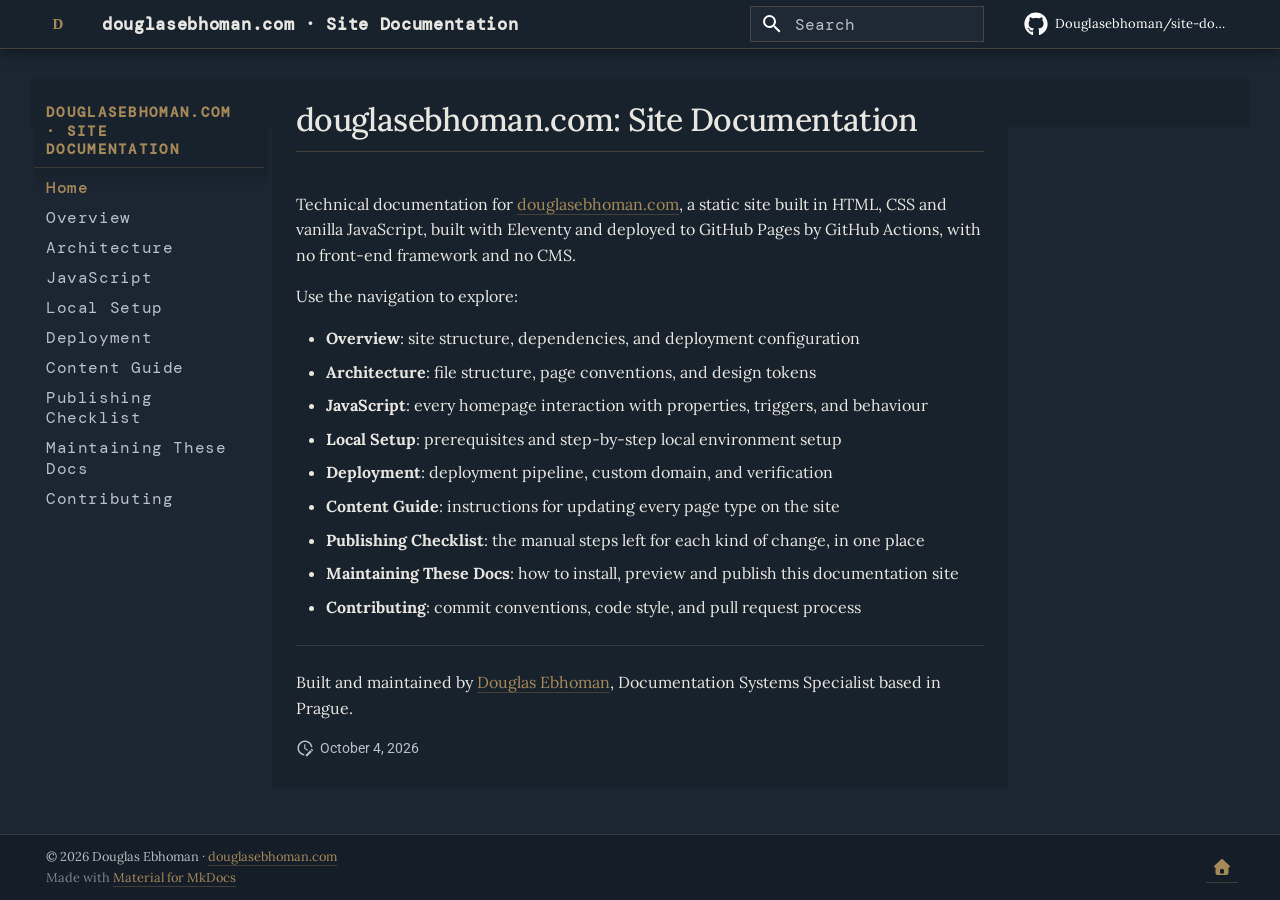
<file: index.html>
<!doctype html>
<html lang="en" class="no-js">
  <head>
    
      <meta charset="utf-8">
      <meta name="viewport" content="width=device-width,initial-scale=1">
      
        <meta name="description" content="Technical documentation for douglasebhoman.com: architecture, local setup, deployment, and contributing guidelines.">
      
      
        <meta name="author" content="Douglas Ebhoman">
      
      
        <link rel="canonical" href="https://douglasebhoman.com/site-docs/">
      
      
      
        <link rel="next" href="overview/">
      
      
        
      
      
      <link rel="icon" href="assets/images/favicon.png">
      <meta name="generator" content="mkdocs-1.6.1, mkdocs-material-9.7.6">
    
    
      
        <title>douglasebhoman.com · Site Documentation</title>
      
    
    
      <link rel="stylesheet" href="assets/stylesheets/main.484c7ddc.min.css">
      
        
        <link rel="stylesheet" href="assets/stylesheets/palette.ab4e12ef.min.css">
      
      


    
    
      
    
    
      
        
        
        <link rel="preconnect" href="https://fonts.gstatic.com" crossorigin>
        <link rel="stylesheet" href="https://fonts.googleapis.com/css?family=Roboto:300,300i,400,400i,700,700i%7CRoboto+Mono:400,400i,700,700i&display=fallback">
        <style>:root{--md-text-font:"Roboto";--md-code-font:"Roboto Mono"}</style>
      
    
    
      <link rel="stylesheet" href="stylesheets/brand.css">
    
    <script>__md_scope=new URL(".",location),__md_hash=e=>[...e].reduce(((e,_)=>(e<<5)-e+_.charCodeAt(0)),0),__md_get=(e,_=localStorage,t=__md_scope)=>JSON.parse(_.getItem(t.pathname+"."+e)),__md_set=(e,_,t=localStorage,a=__md_scope)=>{try{t.setItem(a.pathname+"."+e,JSON.stringify(_))}catch(e){}}</script>
    
      

    
    
  </head>
  
  
    
    
    
    
    
    <body dir="ltr" data-md-color-scheme="slate" data-md-color-primary="custom" data-md-color-accent="custom">
  
    
    <input class="md-toggle" data-md-toggle="drawer" type="checkbox" id="__drawer" autocomplete="off">
    <input class="md-toggle" data-md-toggle="search" type="checkbox" id="__search" autocomplete="off">
    <label class="md-overlay" for="__drawer"></label>
    <div data-md-component="skip">
      
        
        <a href="#douglasebhomancom-site-documentation" class="md-skip">
          Skip to content
        </a>
      
    </div>
    <div data-md-component="announce">
      
    </div>
    
    
      

  

<header class="md-header md-header--shadow" data-md-component="header">
  <nav class="md-header__inner md-grid" aria-label="Header">
    <a href="." title="douglasebhoman.com · Site Documentation" class="md-header__button md-logo" aria-label="douglasebhoman.com · Site Documentation" data-md-component="logo">
      
  <img src="assets/logo.svg" alt="logo">

    </a>
    <label class="md-header__button md-icon" for="__drawer">
      
      <svg xmlns="http://www.w3.org/2000/svg" viewBox="0 0 24 24"><path d="M3 6h18v2H3zm0 5h18v2H3zm0 5h18v2H3z"/></svg>
    </label>
    <div class="md-header__title" data-md-component="header-title">
      <div class="md-header__ellipsis">
        <div class="md-header__topic">
          <span class="md-ellipsis">
            douglasebhoman.com · Site Documentation
          </span>
        </div>
        <div class="md-header__topic" data-md-component="header-topic">
          <span class="md-ellipsis">
            
              Home
            
          </span>
        </div>
      </div>
    </div>
    
      
    
    
    
    
      
      
        <label class="md-header__button md-icon" for="__search">
          
          <svg xmlns="http://www.w3.org/2000/svg" viewBox="0 0 24 24"><path d="M9.5 3A6.5 6.5 0 0 1 16 9.5c0 1.61-.59 3.09-1.56 4.23l.27.27h.79l5 5-1.5 1.5-5-5v-.79l-.27-.27A6.52 6.52 0 0 1 9.5 16 6.5 6.5 0 0 1 3 9.5 6.5 6.5 0 0 1 9.5 3m0 2C7 5 5 7 5 9.5S7 14 9.5 14 14 12 14 9.5 12 5 9.5 5"/></svg>
        </label>
        <div class="md-search" data-md-component="search" role="dialog">
  <label class="md-search__overlay" for="__search"></label>
  <div class="md-search__inner" role="search">
    <form class="md-search__form" name="search">
      <input type="text" class="md-search__input" name="query" aria-label="Search" placeholder="Search" autocapitalize="off" autocorrect="off" autocomplete="off" spellcheck="false" data-md-component="search-query" required>
      <label class="md-search__icon md-icon" for="__search">
        
        <svg xmlns="http://www.w3.org/2000/svg" viewBox="0 0 24 24"><path d="M9.5 3A6.5 6.5 0 0 1 16 9.5c0 1.61-.59 3.09-1.56 4.23l.27.27h.79l5 5-1.5 1.5-5-5v-.79l-.27-.27A6.52 6.52 0 0 1 9.5 16 6.5 6.5 0 0 1 3 9.5 6.5 6.5 0 0 1 9.5 3m0 2C7 5 5 7 5 9.5S7 14 9.5 14 14 12 14 9.5 12 5 9.5 5"/></svg>
        
        <svg xmlns="http://www.w3.org/2000/svg" viewBox="0 0 24 24"><path d="M20 11v2H8l5.5 5.5-1.42 1.42L4.16 12l7.92-7.92L13.5 5.5 8 11z"/></svg>
      </label>
      <nav class="md-search__options" aria-label="Search">
        
        <button type="reset" class="md-search__icon md-icon" title="Clear" aria-label="Clear" tabindex="-1">
          
          <svg xmlns="http://www.w3.org/2000/svg" viewBox="0 0 24 24"><path d="M19 6.41 17.59 5 12 10.59 6.41 5 5 6.41 10.59 12 5 17.59 6.41 19 12 13.41 17.59 19 19 17.59 13.41 12z"/></svg>
        </button>
      </nav>
      
        <div class="md-search__suggest" data-md-component="search-suggest"></div>
      
    </form>
    <div class="md-search__output">
      <div class="md-search__scrollwrap" tabindex="0" data-md-scrollfix>
        <div class="md-search-result" data-md-component="search-result">
          <div class="md-search-result__meta">
            Initializing search
          </div>
          <ol class="md-search-result__list" role="presentation"></ol>
        </div>
      </div>
    </div>
  </div>
</div>
      
    
    
      <div class="md-header__source">
        <a href="https://github.com/Douglasebhoman/site-docs" title="Go to repository" class="md-source" data-md-component="source">
  <div class="md-source__icon md-icon">
    
    <svg xmlns="http://www.w3.org/2000/svg" viewBox="0 0 512 512"><!--! Font Awesome Free 7.1.0 by @fontawesome - https://fontawesome.com License - https://fontawesome.com/license/free (Icons: CC BY 4.0, Fonts: SIL OFL 1.1, Code: MIT License) Copyright 2025 Fonticons, Inc.--><path d="M173.9 397.4c0 2-2.3 3.6-5.2 3.6-3.3.3-5.6-1.3-5.6-3.6 0-2 2.3-3.6 5.2-3.6 3-.3 5.6 1.3 5.6 3.6m-31.1-4.5c-.7 2 1.3 4.3 4.3 4.9 2.6 1 5.6 0 6.2-2s-1.3-4.3-4.3-5.2c-2.6-.7-5.5.3-6.2 2.3m44.2-1.7c-2.9.7-4.9 2.6-4.6 4.9.3 2 2.9 3.3 5.9 2.6 2.9-.7 4.9-2.6 4.6-4.6-.3-1.9-3-3.2-5.9-2.9M252.8 8C114.1 8 8 113.3 8 252c0 110.9 69.8 205.8 169.5 239.2 12.8 2.3 17.3-5.6 17.3-12.1 0-6.2-.3-40.4-.3-61.4 0 0-70 15-84.7-29.8 0 0-11.4-29.1-27.8-36.6 0 0-22.9-15.7 1.6-15.4 0 0 24.9 2 38.6 25.8 21.9 38.6 58.6 27.5 72.9 20.9 2.3-16 8.8-27.1 16-33.7-55.9-6.2-112.3-14.3-112.3-110.5 0-27.5 7.6-41.3 23.6-58.9-2.6-6.5-11.1-33.3 2.6-67.9 20.9-6.5 69 27 69 27 20-5.6 41.5-8.5 62.8-8.5s42.8 2.9 62.8 8.5c0 0 48.1-33.6 69-27 13.7 34.7 5.2 61.4 2.6 67.9 16 17.7 25.8 31.5 25.8 58.9 0 96.5-58.9 104.2-114.8 110.5 9.2 7.9 17 22.9 17 46.4 0 33.7-.3 75.4-.3 83.6 0 6.5 4.6 14.4 17.3 12.1C436.2 457.8 504 362.9 504 252 504 113.3 391.5 8 252.8 8M105.2 352.9c-1.3 1-1 3.3.7 5.2 1.6 1.6 3.9 2.3 5.2 1 1.3-1 1-3.3-.7-5.2-1.6-1.6-3.9-2.3-5.2-1m-10.8-8.1c-.7 1.3.3 2.9 2.3 3.9 1.6 1 3.6.7 4.3-.7.7-1.3-.3-2.9-2.3-3.9-2-.6-3.6-.3-4.3.7m32.4 35.6c-1.6 1.3-1 4.3 1.3 6.2 2.3 2.3 5.2 2.6 6.5 1 1.3-1.3.7-4.3-1.3-6.2-2.2-2.3-5.2-2.6-6.5-1m-11.4-14.7c-1.6 1-1.6 3.6 0 5.9s4.3 3.3 5.6 2.3c1.6-1.3 1.6-3.9 0-6.2-1.4-2.3-4-3.3-5.6-2"/></svg>
  </div>
  <div class="md-source__repository">
    Douglasebhoman/site-docs
  </div>
</a>
      </div>
    
  </nav>
  
</header>
    
    <div class="md-container" data-md-component="container">
      
      
        
          
        
      
      <main class="md-main" data-md-component="main">
        <div class="md-main__inner md-grid">
          
            
              
              <div class="md-sidebar md-sidebar--primary" data-md-component="sidebar" data-md-type="navigation" >
                <div class="md-sidebar__scrollwrap">
                  <div class="md-sidebar__inner">
                    



<nav class="md-nav md-nav--primary" aria-label="Navigation" data-md-level="0">
  <label class="md-nav__title" for="__drawer">
    <a href="." title="douglasebhoman.com · Site Documentation" class="md-nav__button md-logo" aria-label="douglasebhoman.com · Site Documentation" data-md-component="logo">
      
  <img src="assets/logo.svg" alt="logo">

    </a>
    douglasebhoman.com · Site Documentation
  </label>
  
    <div class="md-nav__source">
      <a href="https://github.com/Douglasebhoman/site-docs" title="Go to repository" class="md-source" data-md-component="source">
  <div class="md-source__icon md-icon">
    
    <svg xmlns="http://www.w3.org/2000/svg" viewBox="0 0 512 512"><!--! Font Awesome Free 7.1.0 by @fontawesome - https://fontawesome.com License - https://fontawesome.com/license/free (Icons: CC BY 4.0, Fonts: SIL OFL 1.1, Code: MIT License) Copyright 2025 Fonticons, Inc.--><path d="M173.9 397.4c0 2-2.3 3.6-5.2 3.6-3.3.3-5.6-1.3-5.6-3.6 0-2 2.3-3.6 5.2-3.6 3-.3 5.6 1.3 5.6 3.6m-31.1-4.5c-.7 2 1.3 4.3 4.3 4.9 2.6 1 5.6 0 6.2-2s-1.3-4.3-4.3-5.2c-2.6-.7-5.5.3-6.2 2.3m44.2-1.7c-2.9.7-4.9 2.6-4.6 4.9.3 2 2.9 3.3 5.9 2.6 2.9-.7 4.9-2.6 4.6-4.6-.3-1.9-3-3.2-5.9-2.9M252.8 8C114.1 8 8 113.3 8 252c0 110.9 69.8 205.8 169.5 239.2 12.8 2.3 17.3-5.6 17.3-12.1 0-6.2-.3-40.4-.3-61.4 0 0-70 15-84.7-29.8 0 0-11.4-29.1-27.8-36.6 0 0-22.9-15.7 1.6-15.4 0 0 24.9 2 38.6 25.8 21.9 38.6 58.6 27.5 72.9 20.9 2.3-16 8.8-27.1 16-33.7-55.9-6.2-112.3-14.3-112.3-110.5 0-27.5 7.6-41.3 23.6-58.9-2.6-6.5-11.1-33.3 2.6-67.9 20.9-6.5 69 27 69 27 20-5.6 41.5-8.5 62.8-8.5s42.8 2.9 62.8 8.5c0 0 48.1-33.6 69-27 13.7 34.7 5.2 61.4 2.6 67.9 16 17.7 25.8 31.5 25.8 58.9 0 96.5-58.9 104.2-114.8 110.5 9.2 7.9 17 22.9 17 46.4 0 33.7-.3 75.4-.3 83.6 0 6.5 4.6 14.4 17.3 12.1C436.2 457.8 504 362.9 504 252 504 113.3 391.5 8 252.8 8M105.2 352.9c-1.3 1-1 3.3.7 5.2 1.6 1.6 3.9 2.3 5.2 1 1.3-1 1-3.3-.7-5.2-1.6-1.6-3.9-2.3-5.2-1m-10.8-8.1c-.7 1.3.3 2.9 2.3 3.9 1.6 1 3.6.7 4.3-.7.7-1.3-.3-2.9-2.3-3.9-2-.6-3.6-.3-4.3.7m32.4 35.6c-1.6 1.3-1 4.3 1.3 6.2 2.3 2.3 5.2 2.6 6.5 1 1.3-1.3.7-4.3-1.3-6.2-2.2-2.3-5.2-2.6-6.5-1m-11.4-14.7c-1.6 1-1.6 3.6 0 5.9s4.3 3.3 5.6 2.3c1.6-1.3 1.6-3.9 0-6.2-1.4-2.3-4-3.3-5.6-2"/></svg>
  </div>
  <div class="md-source__repository">
    Douglasebhoman/site-docs
  </div>
</a>
    </div>
  
  <ul class="md-nav__list" data-md-scrollfix>
    
      
      
  
  
    
  
  
  
    <li class="md-nav__item md-nav__item--active">
      
      <input class="md-nav__toggle md-toggle" type="checkbox" id="__toc">
      
      
        
      
      
      <a href="." class="md-nav__link md-nav__link--active">
        
  
  
  <span class="md-ellipsis">
    
  
    Home
  

    
  </span>
  
  

      </a>
      
    </li>
  

    
      
      
  
  
  
  
    <li class="md-nav__item">
      <a href="overview/" class="md-nav__link">
        
  
  
  <span class="md-ellipsis">
    
  
    Overview
  

    
  </span>
  
  

      </a>
    </li>
  

    
      
      
  
  
  
  
    <li class="md-nav__item">
      <a href="architecture/" class="md-nav__link">
        
  
  
  <span class="md-ellipsis">
    
  
    Architecture
  

    
  </span>
  
  

      </a>
    </li>
  

    
      
      
  
  
  
  
    <li class="md-nav__item">
      <a href="javascript/" class="md-nav__link">
        
  
  
  <span class="md-ellipsis">
    
  
    JavaScript
  

    
  </span>
  
  

      </a>
    </li>
  

    
      
      
  
  
  
  
    <li class="md-nav__item">
      <a href="local-setup/" class="md-nav__link">
        
  
  
  <span class="md-ellipsis">
    
  
    Local Setup
  

    
  </span>
  
  

      </a>
    </li>
  

    
      
      
  
  
  
  
    <li class="md-nav__item">
      <a href="deployment/" class="md-nav__link">
        
  
  
  <span class="md-ellipsis">
    
  
    Deployment
  

    
  </span>
  
  

      </a>
    </li>
  

    
      
      
  
  
  
  
    <li class="md-nav__item">
      <a href="content-guide/" class="md-nav__link">
        
  
  
  <span class="md-ellipsis">
    
  
    Content Guide
  

    
  </span>
  
  

      </a>
    </li>
  

    
      
      
  
  
  
  
    <li class="md-nav__item">
      <a href="publishing-checklist/" class="md-nav__link">
        
  
  
  <span class="md-ellipsis">
    
  
    Publishing Checklist
  

    
  </span>
  
  

      </a>
    </li>
  

    
      
      
  
  
  
  
    <li class="md-nav__item">
      <a href="maintaining-these-docs/" class="md-nav__link">
        
  
  
  <span class="md-ellipsis">
    
  
    Maintaining These Docs
  

    
  </span>
  
  

      </a>
    </li>
  

    
      
      
  
  
  
  
    <li class="md-nav__item">
      <a href="contributing/" class="md-nav__link">
        
  
  
  <span class="md-ellipsis">
    
  
    Contributing
  

    
  </span>
  
  

      </a>
    </li>
  

    
  </ul>
</nav>
                  </div>
                </div>
              </div>
            
            
              
              <div class="md-sidebar md-sidebar--secondary" data-md-component="sidebar" data-md-type="toc" >
                <div class="md-sidebar__scrollwrap">
                  <div class="md-sidebar__inner">
                    

<nav class="md-nav md-nav--secondary" aria-label="Table of contents">
  
  
  
    
  
  
</nav>
                  </div>
                </div>
              </div>
            
          
          
            <div class="md-content" data-md-component="content">
              
              <article class="md-content__inner md-typeset">
                
                  


  
  


<h1 id="douglasebhomancom-site-documentation">douglasebhoman.com: Site Documentation</h1>
<p>Technical documentation for <a href="https://douglasebhoman.com">douglasebhoman.com</a>,
a static site built in HTML, CSS and vanilla JavaScript, built with Eleventy and deployed to GitHub Pages by GitHub Actions, with no front-end framework and no CMS.</p>
<p>Use the navigation to explore:</p>
<ul>
<li><strong>Overview</strong>: site structure, dependencies, and deployment configuration</li>
<li><strong>Architecture</strong>: file structure, page conventions, and design tokens</li>
<li><strong>JavaScript</strong>: every homepage interaction with properties, triggers, and behaviour</li>
<li><strong>Local Setup</strong>: prerequisites and step-by-step local environment setup</li>
<li><strong>Deployment</strong>: deployment pipeline, custom domain, and verification</li>
<li><strong>Content Guide</strong>: instructions for updating every page type on the site</li>
<li><strong>Publishing Checklist</strong>: the manual steps left for each kind of change, in one place</li>
<li><strong>Maintaining These Docs</strong>: how to install, preview and publish this documentation site</li>
<li><strong>Contributing</strong>: commit conventions, code style, and pull request process</li>
</ul>
<hr />
<p>Built and maintained by <a href="https://douglasebhoman.com">Douglas Ebhoman</a>,
Documentation Systems Specialist based in Prague.</p>







  
    
  
  


  <aside class="md-source-file">
    
      
  <span class="md-source-file__fact">
    <span class="md-icon" title="Last update">
      <svg xmlns="http://www.w3.org/2000/svg" viewBox="0 0 24 24"><path d="M21 13.1c-.1 0-.3.1-.4.2l-1 1 2.1 2.1 1-1c.2-.2.2-.6 0-.8l-1.3-1.3c-.1-.1-.2-.2-.4-.2m-1.9 1.8-6.1 6V23h2.1l6.1-6.1zM12.5 7v5.2l4 2.4-1 1L11 13V7zM11 21.9c-5.1-.5-9-4.8-9-9.9C2 6.5 6.5 2 12 2c5.3 0 9.6 4.1 10 9.3-.3-.1-.6-.2-1-.2s-.7.1-1 .2C19.6 7.2 16.2 4 12 4c-4.4 0-8 3.6-8 8 0 4.1 3.1 7.5 7.1 7.9l-.1.2z"/></svg>
    </span>
    <span class="git-revision-date-localized-plugin git-revision-date-localized-plugin-date" title="October 4, 2026 10:19:25 UTC">October 4, 2026</span>
  </span>

    
    
    
    
  </aside>





                
              </article>
            </div>
          
          
<script>var target=document.getElementById(location.hash.slice(1));target&&target.name&&(target.checked=target.name.startsWith("__tabbed_"))</script>
        </div>
        
          <button type="button" class="md-top md-icon" data-md-component="top" hidden>
  
  <svg xmlns="http://www.w3.org/2000/svg" viewBox="0 0 24 24"><path d="M13 20h-2V8l-5.5 5.5-1.42-1.42L12 4.16l7.92 7.92-1.42 1.42L13 8z"/></svg>
  Back to top
</button>
        
      </main>
      
        <footer class="md-footer">
  
  <div class="md-footer-meta md-typeset">
    <div class="md-footer-meta__inner md-grid">
      <div class="md-copyright">
  
    <div class="md-copyright__highlight">
      © 2026 Douglas Ebhoman · <a href="https://douglasebhoman.com">douglasebhoman.com</a>
    </div>
  
  
    Made with
    <a href="https://squidfunk.github.io/mkdocs-material/" target="_blank" rel="noopener">
      Material for MkDocs
    </a>
  
</div>
      
        
<div class="md-social">
  
    
    
    
    
    <a href="https://douglasebhoman.com" target="_blank" rel="noopener" title="douglasebhoman.com" class="md-social__link">
      <svg xmlns="http://www.w3.org/2000/svg" viewBox="0 0 512 512"><!--! Font Awesome Free 7.1.0 by @fontawesome - https://fontawesome.com License - https://fontawesome.com/license/free (Icons: CC BY 4.0, Fonts: SIL OFL 1.1, Code: MIT License) Copyright 2025 Fonticons, Inc.--><path d="M277.8 8.6c-12.3-11.4-31.3-11.4-43.5 0l-224 208c-9.6 9-12.8 22.9-8 35.1S18.8 272 32 272h16v176c0 35.3 28.7 64 64 64h288c35.3 0 64-28.7 64-64V272h16c13.2 0 25-8.1 29.8-20.3s1.6-26.2-8-35.1zM240 320h32c26.5 0 48 21.5 48 48v96H192v-96c0-26.5 21.5-48 48-48"/></svg>
    </a>
  
</div>
      
    </div>
  </div>
</footer>
      
    </div>
    <div class="md-dialog" data-md-component="dialog">
      <div class="md-dialog__inner md-typeset"></div>
    </div>
    
    
    
      
      
      <script id="__config" type="application/json">{"annotate": null, "base": ".", "features": ["navigation.instant", "navigation.top", "navigation.sections", "search.highlight", "search.suggest", "content.code.copy"], "search": "assets/javascripts/workers/search.2c215733.min.js", "tags": null, "translations": {"clipboard.copied": "Copied to clipboard", "clipboard.copy": "Copy to clipboard", "search.result.more.one": "1 more on this page", "search.result.more.other": "# more on this page", "search.result.none": "No matching documents", "search.result.one": "1 matching document", "search.result.other": "# matching documents", "search.result.placeholder": "Type to start searching", "search.result.term.missing": "Missing", "select.version": "Select version"}, "version": null}</script>
    
    
      <script src="assets/javascripts/bundle.79ae519e.min.js"></script>
      
    
  </body>
</html>
</file>
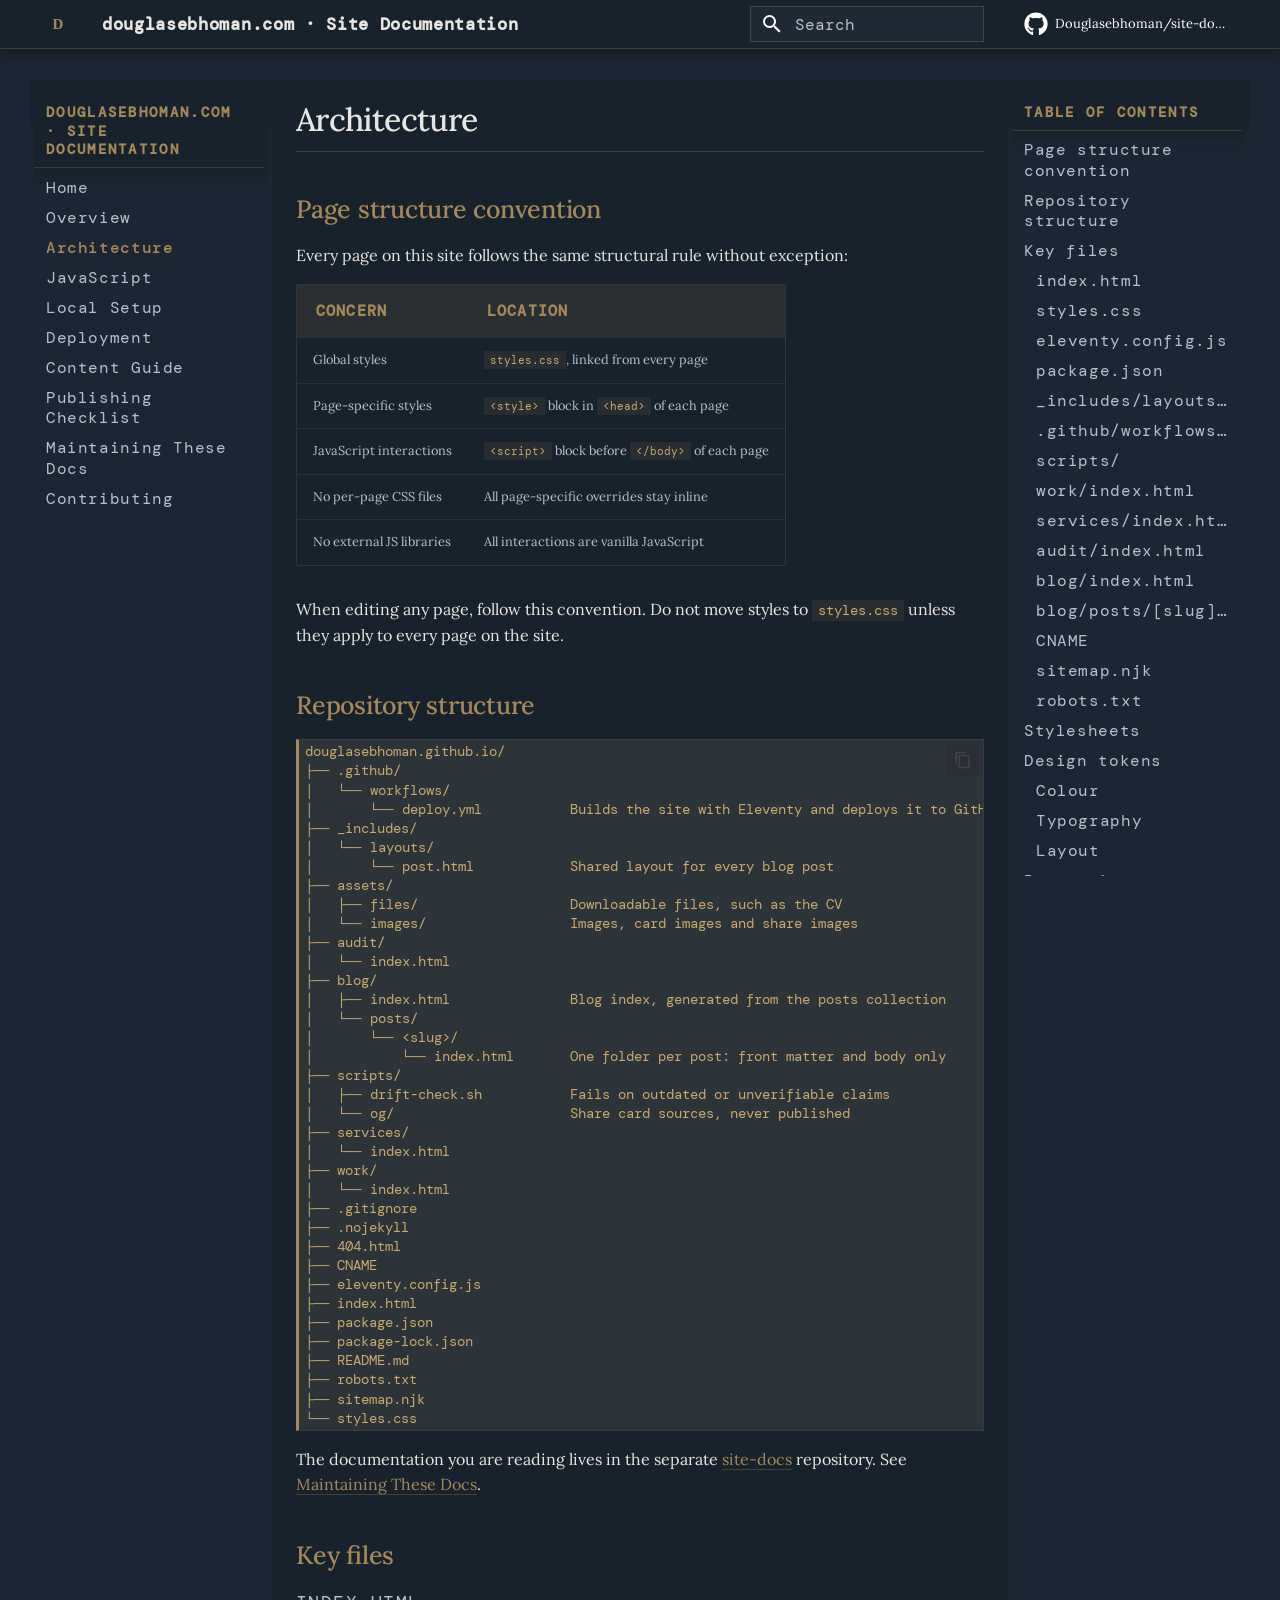
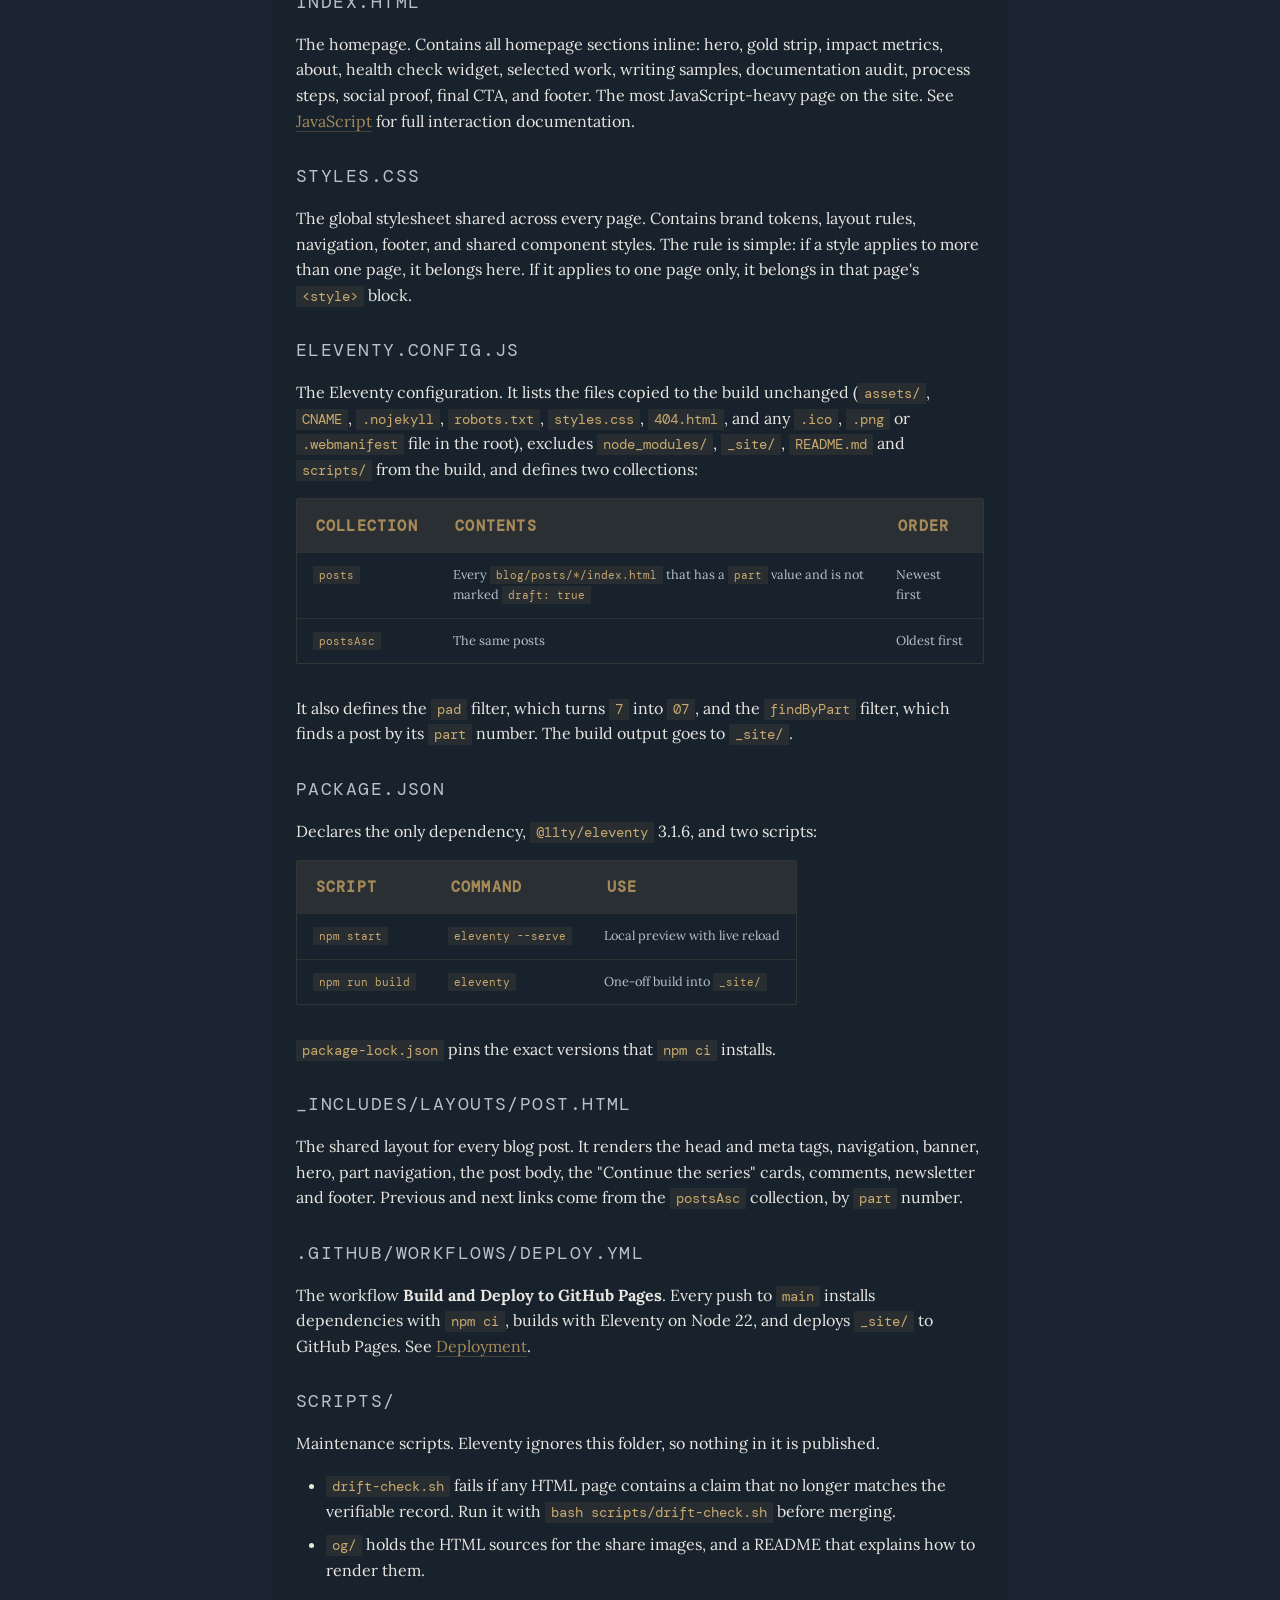
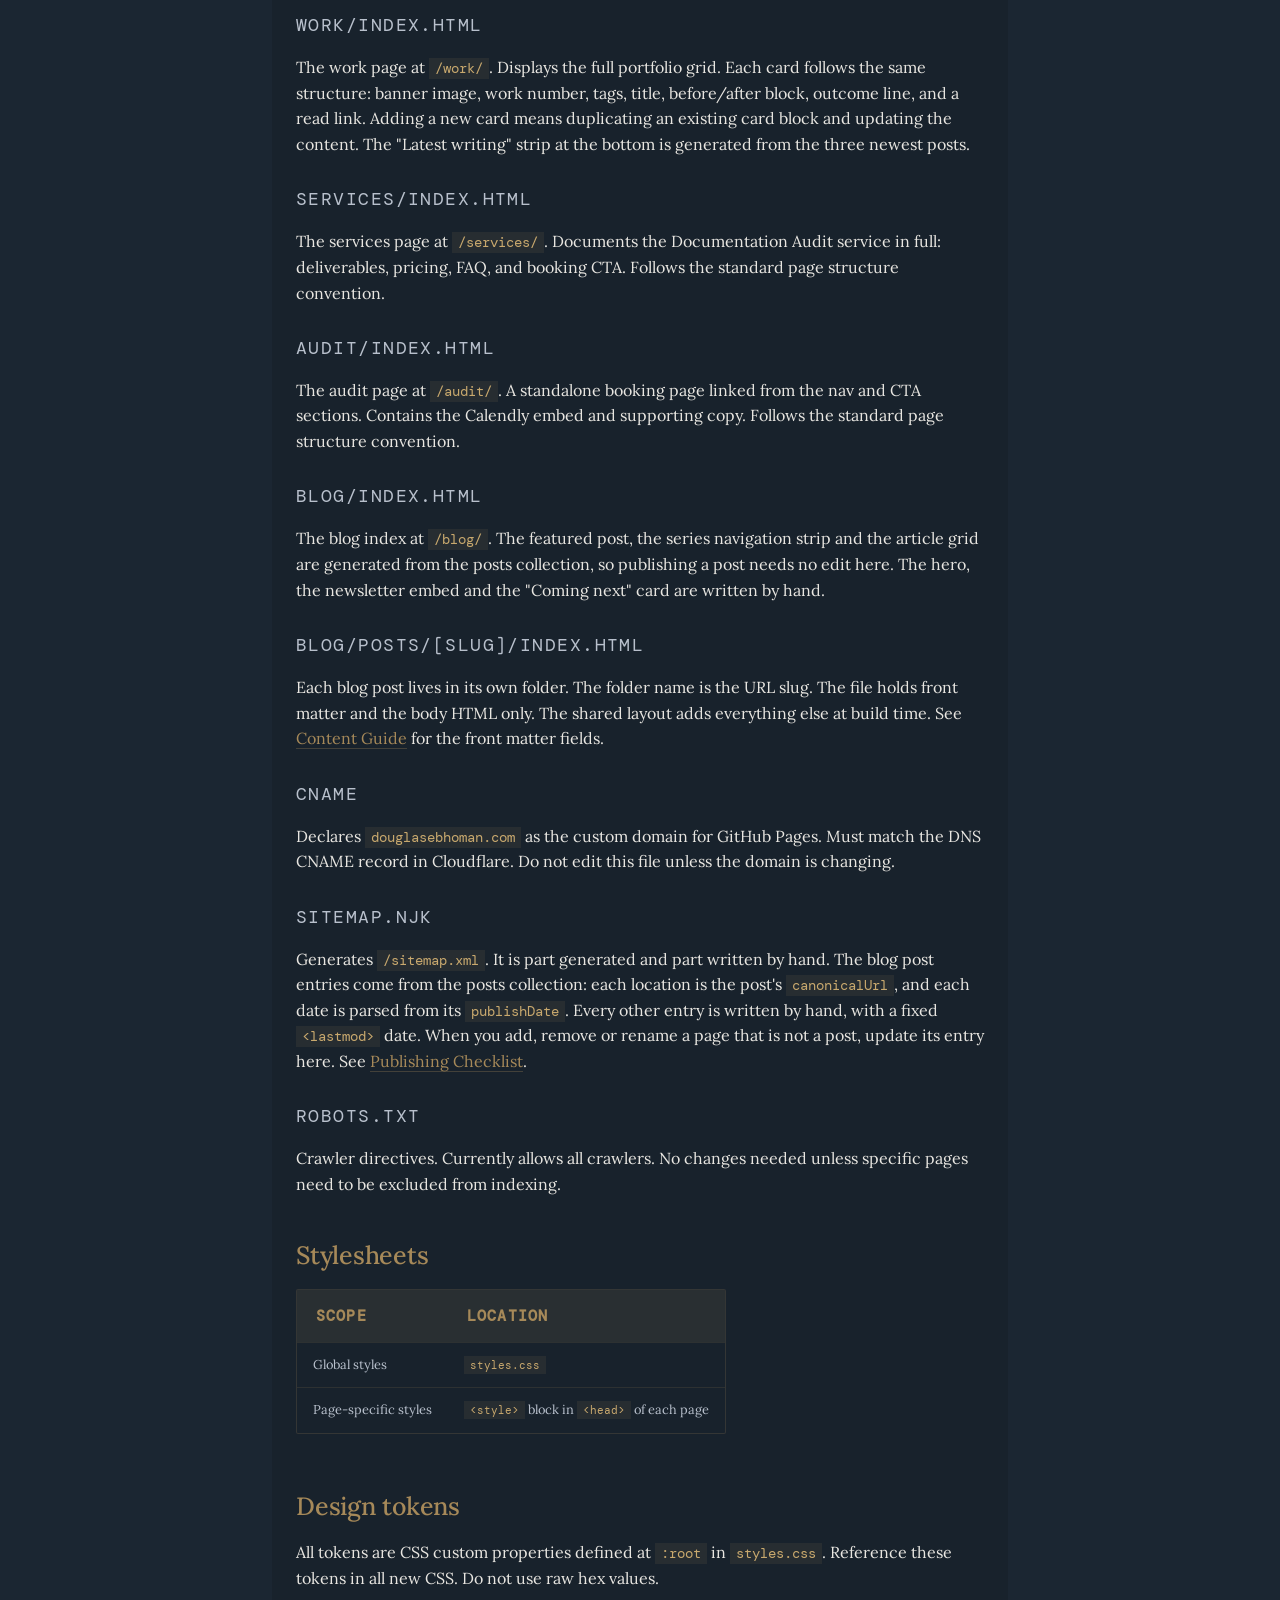
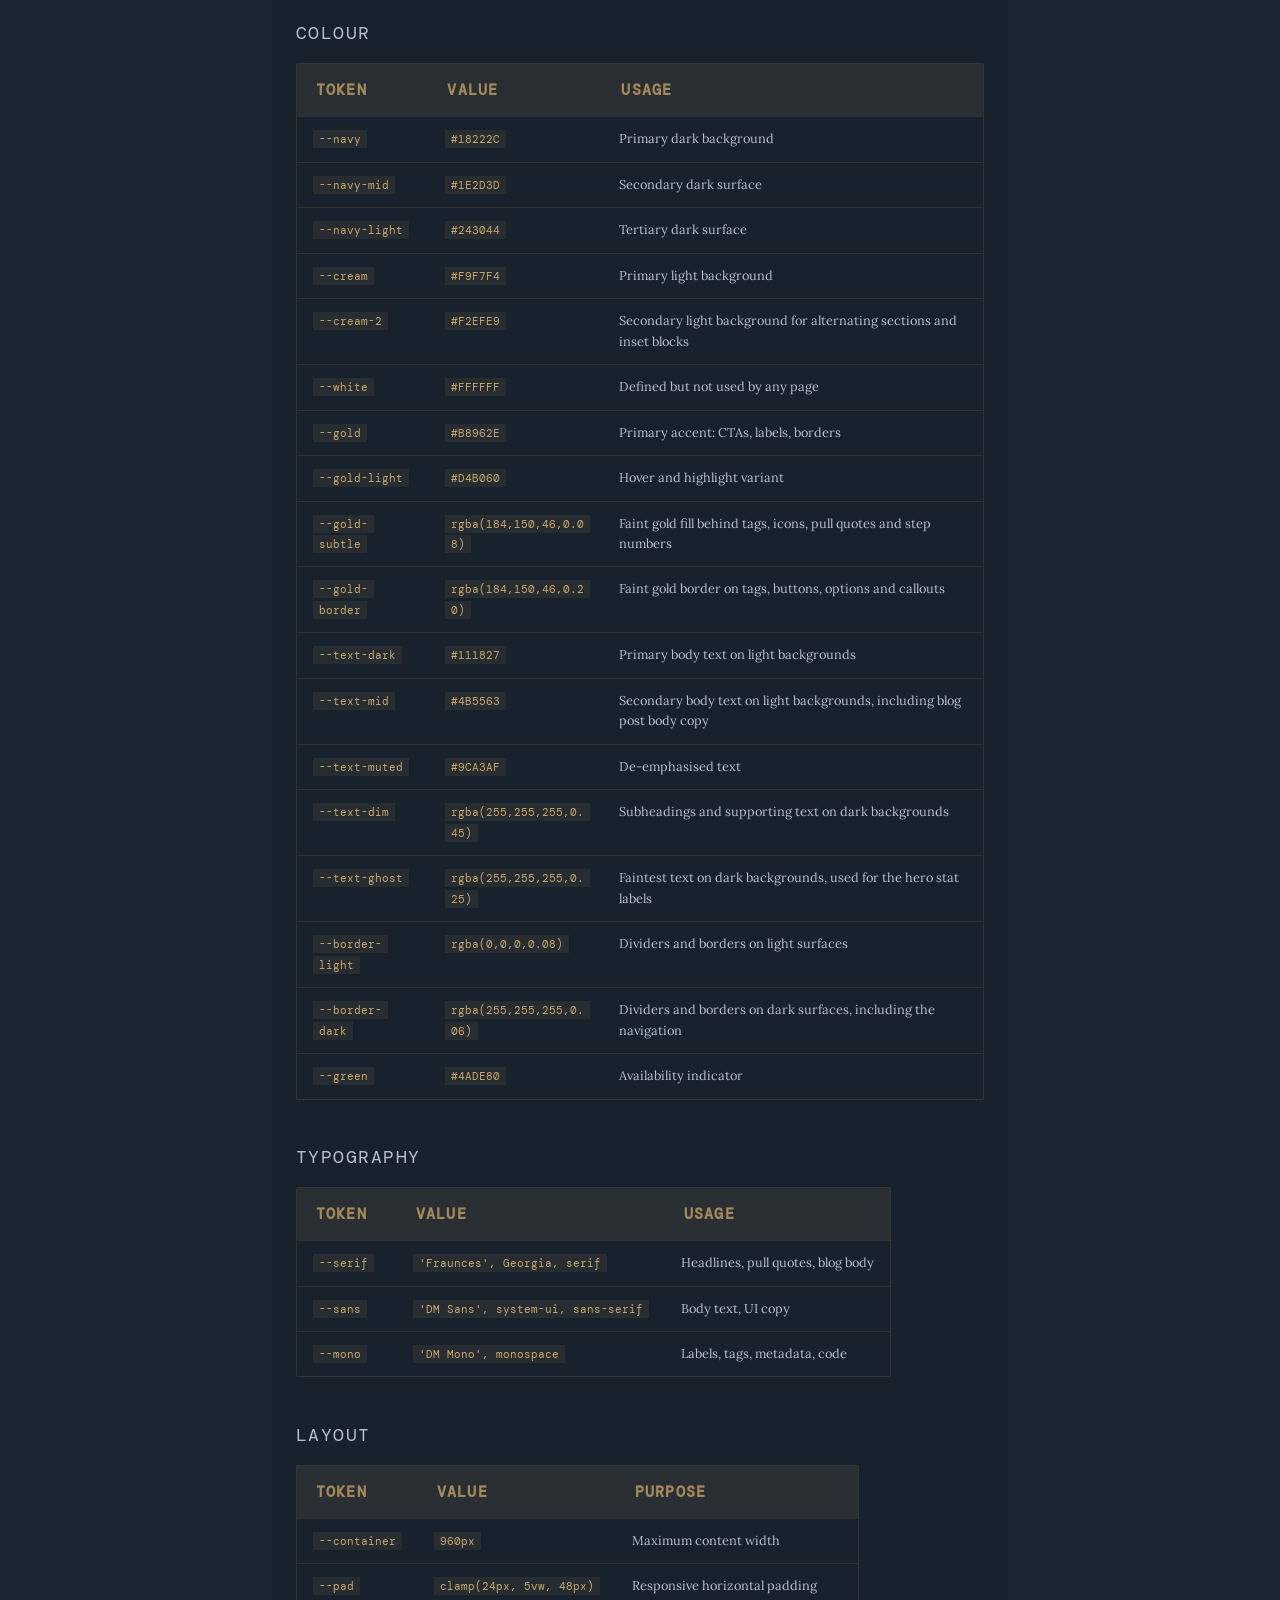
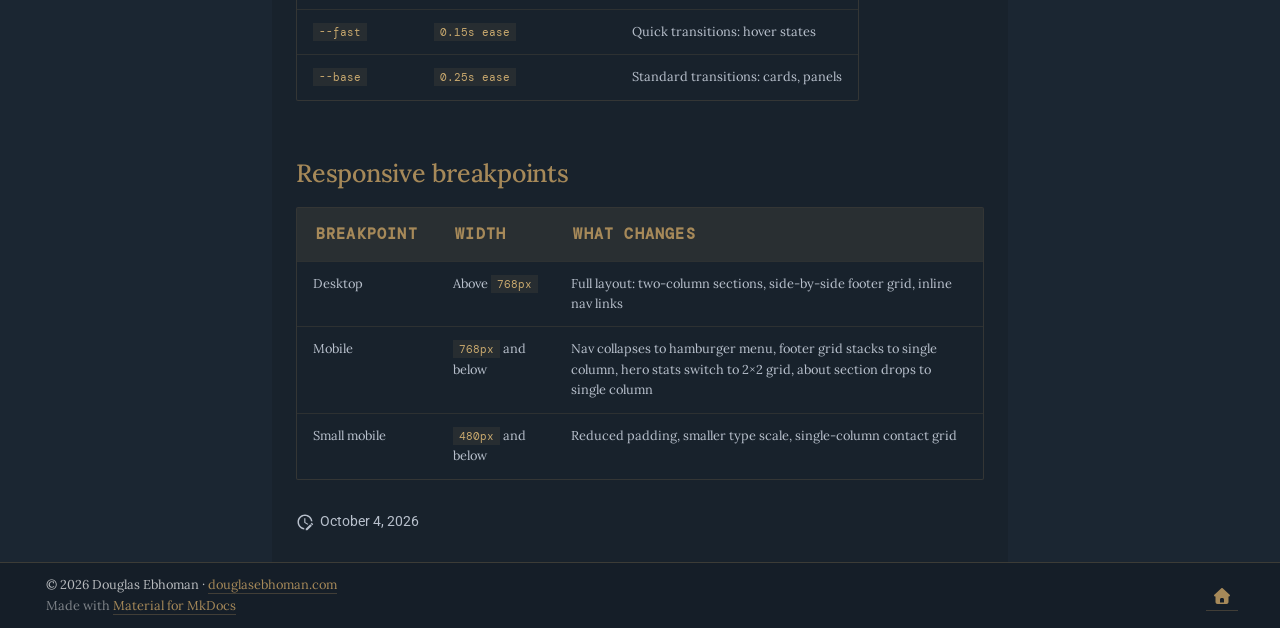
<file: architecture/index.html>
<!doctype html>
<html lang="en" class="no-js">
  <head>
    
      <meta charset="utf-8">
      <meta name="viewport" content="width=device-width,initial-scale=1">
      
        <meta name="description" content="Technical documentation for douglasebhoman.com: architecture, local setup, deployment, and contributing guidelines.">
      
      
        <meta name="author" content="Douglas Ebhoman">
      
      
        <link rel="canonical" href="https://douglasebhoman.com/site-docs/architecture/">
      
      
        <link rel="prev" href="../overview/">
      
      
        <link rel="next" href="../javascript/">
      
      
        
      
      
      <link rel="icon" href="../assets/images/favicon.png">
      <meta name="generator" content="mkdocs-1.6.1, mkdocs-material-9.7.6">
    
    
      
        <title>Architecture - douglasebhoman.com · Site Documentation</title>
      
    
    
      <link rel="stylesheet" href="../assets/stylesheets/main.484c7ddc.min.css">
      
        
        <link rel="stylesheet" href="../assets/stylesheets/palette.ab4e12ef.min.css">
      
      


    
    
      
    
    
      
        
        
        <link rel="preconnect" href="https://fonts.gstatic.com" crossorigin>
        <link rel="stylesheet" href="https://fonts.googleapis.com/css?family=Roboto:300,300i,400,400i,700,700i%7CRoboto+Mono:400,400i,700,700i&display=fallback">
        <style>:root{--md-text-font:"Roboto";--md-code-font:"Roboto Mono"}</style>
      
    
    
      <link rel="stylesheet" href="../stylesheets/brand.css">
    
    <script>__md_scope=new URL("..",location),__md_hash=e=>[...e].reduce(((e,_)=>(e<<5)-e+_.charCodeAt(0)),0),__md_get=(e,_=localStorage,t=__md_scope)=>JSON.parse(_.getItem(t.pathname+"."+e)),__md_set=(e,_,t=localStorage,a=__md_scope)=>{try{t.setItem(a.pathname+"."+e,JSON.stringify(_))}catch(e){}}</script>
    
      

    
    
  </head>
  
  
    
    
    
    
    
    <body dir="ltr" data-md-color-scheme="slate" data-md-color-primary="custom" data-md-color-accent="custom">
  
    
    <input class="md-toggle" data-md-toggle="drawer" type="checkbox" id="__drawer" autocomplete="off">
    <input class="md-toggle" data-md-toggle="search" type="checkbox" id="__search" autocomplete="off">
    <label class="md-overlay" for="__drawer"></label>
    <div data-md-component="skip">
      
        
        <a href="#architecture" class="md-skip">
          Skip to content
        </a>
      
    </div>
    <div data-md-component="announce">
      
    </div>
    
    
      

  

<header class="md-header md-header--shadow" data-md-component="header">
  <nav class="md-header__inner md-grid" aria-label="Header">
    <a href=".." title="douglasebhoman.com · Site Documentation" class="md-header__button md-logo" aria-label="douglasebhoman.com · Site Documentation" data-md-component="logo">
      
  <img src="../assets/logo.svg" alt="logo">

    </a>
    <label class="md-header__button md-icon" for="__drawer">
      
      <svg xmlns="http://www.w3.org/2000/svg" viewBox="0 0 24 24"><path d="M3 6h18v2H3zm0 5h18v2H3zm0 5h18v2H3z"/></svg>
    </label>
    <div class="md-header__title" data-md-component="header-title">
      <div class="md-header__ellipsis">
        <div class="md-header__topic">
          <span class="md-ellipsis">
            douglasebhoman.com · Site Documentation
          </span>
        </div>
        <div class="md-header__topic" data-md-component="header-topic">
          <span class="md-ellipsis">
            
              Architecture
            
          </span>
        </div>
      </div>
    </div>
    
      
    
    
    
    
      
      
        <label class="md-header__button md-icon" for="__search">
          
          <svg xmlns="http://www.w3.org/2000/svg" viewBox="0 0 24 24"><path d="M9.5 3A6.5 6.5 0 0 1 16 9.5c0 1.61-.59 3.09-1.56 4.23l.27.27h.79l5 5-1.5 1.5-5-5v-.79l-.27-.27A6.52 6.52 0 0 1 9.5 16 6.5 6.5 0 0 1 3 9.5 6.5 6.5 0 0 1 9.5 3m0 2C7 5 5 7 5 9.5S7 14 9.5 14 14 12 14 9.5 12 5 9.5 5"/></svg>
        </label>
        <div class="md-search" data-md-component="search" role="dialog">
  <label class="md-search__overlay" for="__search"></label>
  <div class="md-search__inner" role="search">
    <form class="md-search__form" name="search">
      <input type="text" class="md-search__input" name="query" aria-label="Search" placeholder="Search" autocapitalize="off" autocorrect="off" autocomplete="off" spellcheck="false" data-md-component="search-query" required>
      <label class="md-search__icon md-icon" for="__search">
        
        <svg xmlns="http://www.w3.org/2000/svg" viewBox="0 0 24 24"><path d="M9.5 3A6.5 6.5 0 0 1 16 9.5c0 1.61-.59 3.09-1.56 4.23l.27.27h.79l5 5-1.5 1.5-5-5v-.79l-.27-.27A6.52 6.52 0 0 1 9.5 16 6.5 6.5 0 0 1 3 9.5 6.5 6.5 0 0 1 9.5 3m0 2C7 5 5 7 5 9.5S7 14 9.5 14 14 12 14 9.5 12 5 9.5 5"/></svg>
        
        <svg xmlns="http://www.w3.org/2000/svg" viewBox="0 0 24 24"><path d="M20 11v2H8l5.5 5.5-1.42 1.42L4.16 12l7.92-7.92L13.5 5.5 8 11z"/></svg>
      </label>
      <nav class="md-search__options" aria-label="Search">
        
        <button type="reset" class="md-search__icon md-icon" title="Clear" aria-label="Clear" tabindex="-1">
          
          <svg xmlns="http://www.w3.org/2000/svg" viewBox="0 0 24 24"><path d="M19 6.41 17.59 5 12 10.59 6.41 5 5 6.41 10.59 12 5 17.59 6.41 19 12 13.41 17.59 19 19 17.59 13.41 12z"/></svg>
        </button>
      </nav>
      
        <div class="md-search__suggest" data-md-component="search-suggest"></div>
      
    </form>
    <div class="md-search__output">
      <div class="md-search__scrollwrap" tabindex="0" data-md-scrollfix>
        <div class="md-search-result" data-md-component="search-result">
          <div class="md-search-result__meta">
            Initializing search
          </div>
          <ol class="md-search-result__list" role="presentation"></ol>
        </div>
      </div>
    </div>
  </div>
</div>
      
    
    
      <div class="md-header__source">
        <a href="https://github.com/Douglasebhoman/site-docs" title="Go to repository" class="md-source" data-md-component="source">
  <div class="md-source__icon md-icon">
    
    <svg xmlns="http://www.w3.org/2000/svg" viewBox="0 0 512 512"><!--! Font Awesome Free 7.1.0 by @fontawesome - https://fontawesome.com License - https://fontawesome.com/license/free (Icons: CC BY 4.0, Fonts: SIL OFL 1.1, Code: MIT License) Copyright 2025 Fonticons, Inc.--><path d="M173.9 397.4c0 2-2.3 3.6-5.2 3.6-3.3.3-5.6-1.3-5.6-3.6 0-2 2.3-3.6 5.2-3.6 3-.3 5.6 1.3 5.6 3.6m-31.1-4.5c-.7 2 1.3 4.3 4.3 4.9 2.6 1 5.6 0 6.2-2s-1.3-4.3-4.3-5.2c-2.6-.7-5.5.3-6.2 2.3m44.2-1.7c-2.9.7-4.9 2.6-4.6 4.9.3 2 2.9 3.3 5.9 2.6 2.9-.7 4.9-2.6 4.6-4.6-.3-1.9-3-3.2-5.9-2.9M252.8 8C114.1 8 8 113.3 8 252c0 110.9 69.8 205.8 169.5 239.2 12.8 2.3 17.3-5.6 17.3-12.1 0-6.2-.3-40.4-.3-61.4 0 0-70 15-84.7-29.8 0 0-11.4-29.1-27.8-36.6 0 0-22.9-15.7 1.6-15.4 0 0 24.9 2 38.6 25.8 21.9 38.6 58.6 27.5 72.9 20.9 2.3-16 8.8-27.1 16-33.7-55.9-6.2-112.3-14.3-112.3-110.5 0-27.5 7.6-41.3 23.6-58.9-2.6-6.5-11.1-33.3 2.6-67.9 20.9-6.5 69 27 69 27 20-5.6 41.5-8.5 62.8-8.5s42.8 2.9 62.8 8.5c0 0 48.1-33.6 69-27 13.7 34.7 5.2 61.4 2.6 67.9 16 17.7 25.8 31.5 25.8 58.9 0 96.5-58.9 104.2-114.8 110.5 9.2 7.9 17 22.9 17 46.4 0 33.7-.3 75.4-.3 83.6 0 6.5 4.6 14.4 17.3 12.1C436.2 457.8 504 362.9 504 252 504 113.3 391.5 8 252.8 8M105.2 352.9c-1.3 1-1 3.3.7 5.2 1.6 1.6 3.9 2.3 5.2 1 1.3-1 1-3.3-.7-5.2-1.6-1.6-3.9-2.3-5.2-1m-10.8-8.1c-.7 1.3.3 2.9 2.3 3.9 1.6 1 3.6.7 4.3-.7.7-1.3-.3-2.9-2.3-3.9-2-.6-3.6-.3-4.3.7m32.4 35.6c-1.6 1.3-1 4.3 1.3 6.2 2.3 2.3 5.2 2.6 6.5 1 1.3-1.3.7-4.3-1.3-6.2-2.2-2.3-5.2-2.6-6.5-1m-11.4-14.7c-1.6 1-1.6 3.6 0 5.9s4.3 3.3 5.6 2.3c1.6-1.3 1.6-3.9 0-6.2-1.4-2.3-4-3.3-5.6-2"/></svg>
  </div>
  <div class="md-source__repository">
    Douglasebhoman/site-docs
  </div>
</a>
      </div>
    
  </nav>
  
</header>
    
    <div class="md-container" data-md-component="container">
      
      
        
          
        
      
      <main class="md-main" data-md-component="main">
        <div class="md-main__inner md-grid">
          
            
              
              <div class="md-sidebar md-sidebar--primary" data-md-component="sidebar" data-md-type="navigation" >
                <div class="md-sidebar__scrollwrap">
                  <div class="md-sidebar__inner">
                    



<nav class="md-nav md-nav--primary" aria-label="Navigation" data-md-level="0">
  <label class="md-nav__title" for="__drawer">
    <a href=".." title="douglasebhoman.com · Site Documentation" class="md-nav__button md-logo" aria-label="douglasebhoman.com · Site Documentation" data-md-component="logo">
      
  <img src="../assets/logo.svg" alt="logo">

    </a>
    douglasebhoman.com · Site Documentation
  </label>
  
    <div class="md-nav__source">
      <a href="https://github.com/Douglasebhoman/site-docs" title="Go to repository" class="md-source" data-md-component="source">
  <div class="md-source__icon md-icon">
    
    <svg xmlns="http://www.w3.org/2000/svg" viewBox="0 0 512 512"><!--! Font Awesome Free 7.1.0 by @fontawesome - https://fontawesome.com License - https://fontawesome.com/license/free (Icons: CC BY 4.0, Fonts: SIL OFL 1.1, Code: MIT License) Copyright 2025 Fonticons, Inc.--><path d="M173.9 397.4c0 2-2.3 3.6-5.2 3.6-3.3.3-5.6-1.3-5.6-3.6 0-2 2.3-3.6 5.2-3.6 3-.3 5.6 1.3 5.6 3.6m-31.1-4.5c-.7 2 1.3 4.3 4.3 4.9 2.6 1 5.6 0 6.2-2s-1.3-4.3-4.3-5.2c-2.6-.7-5.5.3-6.2 2.3m44.2-1.7c-2.9.7-4.9 2.6-4.6 4.9.3 2 2.9 3.3 5.9 2.6 2.9-.7 4.9-2.6 4.6-4.6-.3-1.9-3-3.2-5.9-2.9M252.8 8C114.1 8 8 113.3 8 252c0 110.9 69.8 205.8 169.5 239.2 12.8 2.3 17.3-5.6 17.3-12.1 0-6.2-.3-40.4-.3-61.4 0 0-70 15-84.7-29.8 0 0-11.4-29.1-27.8-36.6 0 0-22.9-15.7 1.6-15.4 0 0 24.9 2 38.6 25.8 21.9 38.6 58.6 27.5 72.9 20.9 2.3-16 8.8-27.1 16-33.7-55.9-6.2-112.3-14.3-112.3-110.5 0-27.5 7.6-41.3 23.6-58.9-2.6-6.5-11.1-33.3 2.6-67.9 20.9-6.5 69 27 69 27 20-5.6 41.5-8.5 62.8-8.5s42.8 2.9 62.8 8.5c0 0 48.1-33.6 69-27 13.7 34.7 5.2 61.4 2.6 67.9 16 17.7 25.8 31.5 25.8 58.9 0 96.5-58.9 104.2-114.8 110.5 9.2 7.9 17 22.9 17 46.4 0 33.7-.3 75.4-.3 83.6 0 6.5 4.6 14.4 17.3 12.1C436.2 457.8 504 362.9 504 252 504 113.3 391.5 8 252.8 8M105.2 352.9c-1.3 1-1 3.3.7 5.2 1.6 1.6 3.9 2.3 5.2 1 1.3-1 1-3.3-.7-5.2-1.6-1.6-3.9-2.3-5.2-1m-10.8-8.1c-.7 1.3.3 2.9 2.3 3.9 1.6 1 3.6.7 4.3-.7.7-1.3-.3-2.9-2.3-3.9-2-.6-3.6-.3-4.3.7m32.4 35.6c-1.6 1.3-1 4.3 1.3 6.2 2.3 2.3 5.2 2.6 6.5 1 1.3-1.3.7-4.3-1.3-6.2-2.2-2.3-5.2-2.6-6.5-1m-11.4-14.7c-1.6 1-1.6 3.6 0 5.9s4.3 3.3 5.6 2.3c1.6-1.3 1.6-3.9 0-6.2-1.4-2.3-4-3.3-5.6-2"/></svg>
  </div>
  <div class="md-source__repository">
    Douglasebhoman/site-docs
  </div>
</a>
    </div>
  
  <ul class="md-nav__list" data-md-scrollfix>
    
      
      
  
  
  
  
    <li class="md-nav__item">
      <a href=".." class="md-nav__link">
        
  
  
  <span class="md-ellipsis">
    
  
    Home
  

    
  </span>
  
  

      </a>
    </li>
  

    
      
      
  
  
  
  
    <li class="md-nav__item">
      <a href="../overview/" class="md-nav__link">
        
  
  
  <span class="md-ellipsis">
    
  
    Overview
  

    
  </span>
  
  

      </a>
    </li>
  

    
      
      
  
  
    
  
  
  
    <li class="md-nav__item md-nav__item--active">
      
      <input class="md-nav__toggle md-toggle" type="checkbox" id="__toc">
      
      
        
      
      
        <label class="md-nav__link md-nav__link--active" for="__toc">
          
  
  
  <span class="md-ellipsis">
    
  
    Architecture
  

    
  </span>
  
  

          <span class="md-nav__icon md-icon"></span>
        </label>
      
      <a href="./" class="md-nav__link md-nav__link--active">
        
  
  
  <span class="md-ellipsis">
    
  
    Architecture
  

    
  </span>
  
  

      </a>
      
        

<nav class="md-nav md-nav--secondary" aria-label="Table of contents">
  
  
  
    
  
  
    <label class="md-nav__title" for="__toc">
      <span class="md-nav__icon md-icon"></span>
      Table of contents
    </label>
    <ul class="md-nav__list" data-md-component="toc" data-md-scrollfix>
      
        <li class="md-nav__item">
  <a href="#page-structure-convention" class="md-nav__link">
    <span class="md-ellipsis">
      
        Page structure convention
      
    </span>
  </a>
  
</li>
      
        <li class="md-nav__item">
  <a href="#repository-structure" class="md-nav__link">
    <span class="md-ellipsis">
      
        Repository structure
      
    </span>
  </a>
  
</li>
      
        <li class="md-nav__item">
  <a href="#key-files" class="md-nav__link">
    <span class="md-ellipsis">
      
        Key files
      
    </span>
  </a>
  
    <nav class="md-nav" aria-label="Key files">
      <ul class="md-nav__list">
        
          <li class="md-nav__item">
  <a href="#indexhtml" class="md-nav__link">
    <span class="md-ellipsis">
      
        index.html
      
    </span>
  </a>
  
</li>
        
          <li class="md-nav__item">
  <a href="#stylescss" class="md-nav__link">
    <span class="md-ellipsis">
      
        styles.css
      
    </span>
  </a>
  
</li>
        
          <li class="md-nav__item">
  <a href="#eleventyconfigjs" class="md-nav__link">
    <span class="md-ellipsis">
      
        eleventy.config.js
      
    </span>
  </a>
  
</li>
        
          <li class="md-nav__item">
  <a href="#packagejson" class="md-nav__link">
    <span class="md-ellipsis">
      
        package.json
      
    </span>
  </a>
  
</li>
        
          <li class="md-nav__item">
  <a href="#_includeslayoutsposthtml" class="md-nav__link">
    <span class="md-ellipsis">
      
        _includes/layouts/post.html
      
    </span>
  </a>
  
</li>
        
          <li class="md-nav__item">
  <a href="#githubworkflowsdeployyml" class="md-nav__link">
    <span class="md-ellipsis">
      
        .github/workflows/deploy.yml
      
    </span>
  </a>
  
</li>
        
          <li class="md-nav__item">
  <a href="#scripts" class="md-nav__link">
    <span class="md-ellipsis">
      
        scripts/
      
    </span>
  </a>
  
</li>
        
          <li class="md-nav__item">
  <a href="#workindexhtml" class="md-nav__link">
    <span class="md-ellipsis">
      
        work/index.html
      
    </span>
  </a>
  
</li>
        
          <li class="md-nav__item">
  <a href="#servicesindexhtml" class="md-nav__link">
    <span class="md-ellipsis">
      
        services/index.html
      
    </span>
  </a>
  
</li>
        
          <li class="md-nav__item">
  <a href="#auditindexhtml" class="md-nav__link">
    <span class="md-ellipsis">
      
        audit/index.html
      
    </span>
  </a>
  
</li>
        
          <li class="md-nav__item">
  <a href="#blogindexhtml" class="md-nav__link">
    <span class="md-ellipsis">
      
        blog/index.html
      
    </span>
  </a>
  
</li>
        
          <li class="md-nav__item">
  <a href="#blogpostsslugindexhtml" class="md-nav__link">
    <span class="md-ellipsis">
      
        blog/posts/[slug]/index.html
      
    </span>
  </a>
  
</li>
        
          <li class="md-nav__item">
  <a href="#cname" class="md-nav__link">
    <span class="md-ellipsis">
      
        CNAME
      
    </span>
  </a>
  
</li>
        
          <li class="md-nav__item">
  <a href="#sitemapnjk" class="md-nav__link">
    <span class="md-ellipsis">
      
        sitemap.njk
      
    </span>
  </a>
  
</li>
        
          <li class="md-nav__item">
  <a href="#robotstxt" class="md-nav__link">
    <span class="md-ellipsis">
      
        robots.txt
      
    </span>
  </a>
  
</li>
        
      </ul>
    </nav>
  
</li>
      
        <li class="md-nav__item">
  <a href="#stylesheets" class="md-nav__link">
    <span class="md-ellipsis">
      
        Stylesheets
      
    </span>
  </a>
  
</li>
      
        <li class="md-nav__item">
  <a href="#design-tokens" class="md-nav__link">
    <span class="md-ellipsis">
      
        Design tokens
      
    </span>
  </a>
  
    <nav class="md-nav" aria-label="Design tokens">
      <ul class="md-nav__list">
        
          <li class="md-nav__item">
  <a href="#colour" class="md-nav__link">
    <span class="md-ellipsis">
      
        Colour
      
    </span>
  </a>
  
</li>
        
          <li class="md-nav__item">
  <a href="#typography" class="md-nav__link">
    <span class="md-ellipsis">
      
        Typography
      
    </span>
  </a>
  
</li>
        
          <li class="md-nav__item">
  <a href="#layout" class="md-nav__link">
    <span class="md-ellipsis">
      
        Layout
      
    </span>
  </a>
  
</li>
        
      </ul>
    </nav>
  
</li>
      
        <li class="md-nav__item">
  <a href="#responsive-breakpoints" class="md-nav__link">
    <span class="md-ellipsis">
      
        Responsive breakpoints
      
    </span>
  </a>
  
</li>
      
    </ul>
  
</nav>
      
    </li>
  

    
      
      
  
  
  
  
    <li class="md-nav__item">
      <a href="../javascript/" class="md-nav__link">
        
  
  
  <span class="md-ellipsis">
    
  
    JavaScript
  

    
  </span>
  
  

      </a>
    </li>
  

    
      
      
  
  
  
  
    <li class="md-nav__item">
      <a href="../local-setup/" class="md-nav__link">
        
  
  
  <span class="md-ellipsis">
    
  
    Local Setup
  

    
  </span>
  
  

      </a>
    </li>
  

    
      
      
  
  
  
  
    <li class="md-nav__item">
      <a href="../deployment/" class="md-nav__link">
        
  
  
  <span class="md-ellipsis">
    
  
    Deployment
  

    
  </span>
  
  

      </a>
    </li>
  

    
      
      
  
  
  
  
    <li class="md-nav__item">
      <a href="../content-guide/" class="md-nav__link">
        
  
  
  <span class="md-ellipsis">
    
  
    Content Guide
  

    
  </span>
  
  

      </a>
    </li>
  

    
      
      
  
  
  
  
    <li class="md-nav__item">
      <a href="../publishing-checklist/" class="md-nav__link">
        
  
  
  <span class="md-ellipsis">
    
  
    Publishing Checklist
  

    
  </span>
  
  

      </a>
    </li>
  

    
      
      
  
  
  
  
    <li class="md-nav__item">
      <a href="../maintaining-these-docs/" class="md-nav__link">
        
  
  
  <span class="md-ellipsis">
    
  
    Maintaining These Docs
  

    
  </span>
  
  

      </a>
    </li>
  

    
      
      
  
  
  
  
    <li class="md-nav__item">
      <a href="../contributing/" class="md-nav__link">
        
  
  
  <span class="md-ellipsis">
    
  
    Contributing
  

    
  </span>
  
  

      </a>
    </li>
  

    
  </ul>
</nav>
                  </div>
                </div>
              </div>
            
            
              
              <div class="md-sidebar md-sidebar--secondary" data-md-component="sidebar" data-md-type="toc" >
                <div class="md-sidebar__scrollwrap">
                  <div class="md-sidebar__inner">
                    

<nav class="md-nav md-nav--secondary" aria-label="Table of contents">
  
  
  
    
  
  
    <label class="md-nav__title" for="__toc">
      <span class="md-nav__icon md-icon"></span>
      Table of contents
    </label>
    <ul class="md-nav__list" data-md-component="toc" data-md-scrollfix>
      
        <li class="md-nav__item">
  <a href="#page-structure-convention" class="md-nav__link">
    <span class="md-ellipsis">
      
        Page structure convention
      
    </span>
  </a>
  
</li>
      
        <li class="md-nav__item">
  <a href="#repository-structure" class="md-nav__link">
    <span class="md-ellipsis">
      
        Repository structure
      
    </span>
  </a>
  
</li>
      
        <li class="md-nav__item">
  <a href="#key-files" class="md-nav__link">
    <span class="md-ellipsis">
      
        Key files
      
    </span>
  </a>
  
    <nav class="md-nav" aria-label="Key files">
      <ul class="md-nav__list">
        
          <li class="md-nav__item">
  <a href="#indexhtml" class="md-nav__link">
    <span class="md-ellipsis">
      
        index.html
      
    </span>
  </a>
  
</li>
        
          <li class="md-nav__item">
  <a href="#stylescss" class="md-nav__link">
    <span class="md-ellipsis">
      
        styles.css
      
    </span>
  </a>
  
</li>
        
          <li class="md-nav__item">
  <a href="#eleventyconfigjs" class="md-nav__link">
    <span class="md-ellipsis">
      
        eleventy.config.js
      
    </span>
  </a>
  
</li>
        
          <li class="md-nav__item">
  <a href="#packagejson" class="md-nav__link">
    <span class="md-ellipsis">
      
        package.json
      
    </span>
  </a>
  
</li>
        
          <li class="md-nav__item">
  <a href="#_includeslayoutsposthtml" class="md-nav__link">
    <span class="md-ellipsis">
      
        _includes/layouts/post.html
      
    </span>
  </a>
  
</li>
        
          <li class="md-nav__item">
  <a href="#githubworkflowsdeployyml" class="md-nav__link">
    <span class="md-ellipsis">
      
        .github/workflows/deploy.yml
      
    </span>
  </a>
  
</li>
        
          <li class="md-nav__item">
  <a href="#scripts" class="md-nav__link">
    <span class="md-ellipsis">
      
        scripts/
      
    </span>
  </a>
  
</li>
        
          <li class="md-nav__item">
  <a href="#workindexhtml" class="md-nav__link">
    <span class="md-ellipsis">
      
        work/index.html
      
    </span>
  </a>
  
</li>
        
          <li class="md-nav__item">
  <a href="#servicesindexhtml" class="md-nav__link">
    <span class="md-ellipsis">
      
        services/index.html
      
    </span>
  </a>
  
</li>
        
          <li class="md-nav__item">
  <a href="#auditindexhtml" class="md-nav__link">
    <span class="md-ellipsis">
      
        audit/index.html
      
    </span>
  </a>
  
</li>
        
          <li class="md-nav__item">
  <a href="#blogindexhtml" class="md-nav__link">
    <span class="md-ellipsis">
      
        blog/index.html
      
    </span>
  </a>
  
</li>
        
          <li class="md-nav__item">
  <a href="#blogpostsslugindexhtml" class="md-nav__link">
    <span class="md-ellipsis">
      
        blog/posts/[slug]/index.html
      
    </span>
  </a>
  
</li>
        
          <li class="md-nav__item">
  <a href="#cname" class="md-nav__link">
    <span class="md-ellipsis">
      
        CNAME
      
    </span>
  </a>
  
</li>
        
          <li class="md-nav__item">
  <a href="#sitemapnjk" class="md-nav__link">
    <span class="md-ellipsis">
      
        sitemap.njk
      
    </span>
  </a>
  
</li>
        
          <li class="md-nav__item">
  <a href="#robotstxt" class="md-nav__link">
    <span class="md-ellipsis">
      
        robots.txt
      
    </span>
  </a>
  
</li>
        
      </ul>
    </nav>
  
</li>
      
        <li class="md-nav__item">
  <a href="#stylesheets" class="md-nav__link">
    <span class="md-ellipsis">
      
        Stylesheets
      
    </span>
  </a>
  
</li>
      
        <li class="md-nav__item">
  <a href="#design-tokens" class="md-nav__link">
    <span class="md-ellipsis">
      
        Design tokens
      
    </span>
  </a>
  
    <nav class="md-nav" aria-label="Design tokens">
      <ul class="md-nav__list">
        
          <li class="md-nav__item">
  <a href="#colour" class="md-nav__link">
    <span class="md-ellipsis">
      
        Colour
      
    </span>
  </a>
  
</li>
        
          <li class="md-nav__item">
  <a href="#typography" class="md-nav__link">
    <span class="md-ellipsis">
      
        Typography
      
    </span>
  </a>
  
</li>
        
          <li class="md-nav__item">
  <a href="#layout" class="md-nav__link">
    <span class="md-ellipsis">
      
        Layout
      
    </span>
  </a>
  
</li>
        
      </ul>
    </nav>
  
</li>
      
        <li class="md-nav__item">
  <a href="#responsive-breakpoints" class="md-nav__link">
    <span class="md-ellipsis">
      
        Responsive breakpoints
      
    </span>
  </a>
  
</li>
      
    </ul>
  
</nav>
                  </div>
                </div>
              </div>
            
          
          
            <div class="md-content" data-md-component="content">
              
              <article class="md-content__inner md-typeset">
                
                  


  
  


<h1 id="architecture">Architecture</h1>
<h2 id="page-structure-convention">Page structure convention</h2>
<p>Every page on this site follows the same structural rule without exception:</p>
<table>
<thead>
<tr>
<th>Concern</th>
<th>Location</th>
</tr>
</thead>
<tbody>
<tr>
<td>Global styles</td>
<td><code>styles.css</code>, linked from every page</td>
</tr>
<tr>
<td>Page-specific styles</td>
<td><code>&lt;style&gt;</code> block in <code>&lt;head&gt;</code> of each page</td>
</tr>
<tr>
<td>JavaScript interactions</td>
<td><code>&lt;script&gt;</code> block before <code>&lt;/body&gt;</code> of each page</td>
</tr>
<tr>
<td>No per-page CSS files</td>
<td>All page-specific overrides stay inline</td>
</tr>
<tr>
<td>No external JS libraries</td>
<td>All interactions are vanilla JavaScript</td>
</tr>
</tbody>
</table>
<p>When editing any page, follow this convention. Do not move styles to
<code>styles.css</code> unless they apply to every page on the site.</p>
<h2 id="repository-structure">Repository structure</h2>
<div class="highlight"><pre><span></span><code><a id="__codelineno-0-1" name="__codelineno-0-1" href="#__codelineno-0-1"></a>douglasebhoman.github.io/
<a id="__codelineno-0-2" name="__codelineno-0-2" href="#__codelineno-0-2"></a>├── .github/
<a id="__codelineno-0-3" name="__codelineno-0-3" href="#__codelineno-0-3"></a>│   └── workflows/
<a id="__codelineno-0-4" name="__codelineno-0-4" href="#__codelineno-0-4"></a>│       └── deploy.yml           Builds the site with Eleventy and deploys it to GitHub Pages
<a id="__codelineno-0-5" name="__codelineno-0-5" href="#__codelineno-0-5"></a>├── _includes/
<a id="__codelineno-0-6" name="__codelineno-0-6" href="#__codelineno-0-6"></a>│   └── layouts/
<a id="__codelineno-0-7" name="__codelineno-0-7" href="#__codelineno-0-7"></a>│       └── post.html            Shared layout for every blog post
<a id="__codelineno-0-8" name="__codelineno-0-8" href="#__codelineno-0-8"></a>├── assets/
<a id="__codelineno-0-9" name="__codelineno-0-9" href="#__codelineno-0-9"></a>│   ├── files/                   Downloadable files, such as the CV
<a id="__codelineno-0-10" name="__codelineno-0-10" href="#__codelineno-0-10"></a>│   └── images/                  Images, card images and share images
<a id="__codelineno-0-11" name="__codelineno-0-11" href="#__codelineno-0-11"></a>├── audit/
<a id="__codelineno-0-12" name="__codelineno-0-12" href="#__codelineno-0-12"></a>│   └── index.html
<a id="__codelineno-0-13" name="__codelineno-0-13" href="#__codelineno-0-13"></a>├── blog/
<a id="__codelineno-0-14" name="__codelineno-0-14" href="#__codelineno-0-14"></a>│   ├── index.html               Blog index, generated from the posts collection
<a id="__codelineno-0-15" name="__codelineno-0-15" href="#__codelineno-0-15"></a>│   └── posts/
<a id="__codelineno-0-16" name="__codelineno-0-16" href="#__codelineno-0-16"></a>│       └── &lt;slug&gt;/
<a id="__codelineno-0-17" name="__codelineno-0-17" href="#__codelineno-0-17"></a>│           └── index.html       One folder per post: front matter and body only
<a id="__codelineno-0-18" name="__codelineno-0-18" href="#__codelineno-0-18"></a>├── scripts/
<a id="__codelineno-0-19" name="__codelineno-0-19" href="#__codelineno-0-19"></a>│   ├── drift-check.sh           Fails on outdated or unverifiable claims
<a id="__codelineno-0-20" name="__codelineno-0-20" href="#__codelineno-0-20"></a>│   └── og/                      Share card sources, never published
<a id="__codelineno-0-21" name="__codelineno-0-21" href="#__codelineno-0-21"></a>├── services/
<a id="__codelineno-0-22" name="__codelineno-0-22" href="#__codelineno-0-22"></a>│   └── index.html
<a id="__codelineno-0-23" name="__codelineno-0-23" href="#__codelineno-0-23"></a>├── work/
<a id="__codelineno-0-24" name="__codelineno-0-24" href="#__codelineno-0-24"></a>│   └── index.html
<a id="__codelineno-0-25" name="__codelineno-0-25" href="#__codelineno-0-25"></a>├── .gitignore
<a id="__codelineno-0-26" name="__codelineno-0-26" href="#__codelineno-0-26"></a>├── .nojekyll
<a id="__codelineno-0-27" name="__codelineno-0-27" href="#__codelineno-0-27"></a>├── 404.html
<a id="__codelineno-0-28" name="__codelineno-0-28" href="#__codelineno-0-28"></a>├── CNAME
<a id="__codelineno-0-29" name="__codelineno-0-29" href="#__codelineno-0-29"></a>├── eleventy.config.js
<a id="__codelineno-0-30" name="__codelineno-0-30" href="#__codelineno-0-30"></a>├── index.html
<a id="__codelineno-0-31" name="__codelineno-0-31" href="#__codelineno-0-31"></a>├── package.json
<a id="__codelineno-0-32" name="__codelineno-0-32" href="#__codelineno-0-32"></a>├── package-lock.json
<a id="__codelineno-0-33" name="__codelineno-0-33" href="#__codelineno-0-33"></a>├── README.md
<a id="__codelineno-0-34" name="__codelineno-0-34" href="#__codelineno-0-34"></a>├── robots.txt
<a id="__codelineno-0-35" name="__codelineno-0-35" href="#__codelineno-0-35"></a>├── sitemap.njk
<a id="__codelineno-0-36" name="__codelineno-0-36" href="#__codelineno-0-36"></a>└── styles.css
</code></pre></div>
<p>The documentation you are reading lives in the separate <a href="https://github.com/Douglasebhoman/site-docs">site-docs</a> repository. See <a href="../maintaining-these-docs/">Maintaining These Docs</a>.</p>
<h2 id="key-files">Key files</h2>
<h3 id="indexhtml">index.html</h3>
<p>The homepage. Contains all homepage sections inline: hero, gold strip,
impact metrics, about, health check widget, selected work, writing samples,
documentation audit, process steps, social proof, final CTA, and footer.
The most JavaScript-heavy page on the site. See <a href="../javascript/">JavaScript</a>
for full interaction documentation.</p>
<h3 id="stylescss">styles.css</h3>
<p>The global stylesheet shared across every page. Contains brand tokens,
layout rules, navigation, footer, and shared component styles. The rule
is simple: if a style applies to more than one page, it belongs here.
If it applies to one page only, it belongs in that page's <code>&lt;style&gt;</code> block.</p>
<h3 id="eleventyconfigjs">eleventy.config.js</h3>
<p>The Eleventy configuration. It lists the files copied to the build unchanged (<code>assets/</code>, <code>CNAME</code>, <code>.nojekyll</code>, <code>robots.txt</code>, <code>styles.css</code>, <code>404.html</code>, and any <code>.ico</code>, <code>.png</code> or <code>.webmanifest</code> file in the root), excludes <code>node_modules/</code>, <code>_site/</code>, <code>README.md</code> and <code>scripts/</code> from the build, and defines two collections:</p>
<table>
<thead>
<tr>
<th>Collection</th>
<th>Contents</th>
<th>Order</th>
</tr>
</thead>
<tbody>
<tr>
<td><code>posts</code></td>
<td>Every <code>blog/posts/*/index.html</code> that has a <code>part</code> value and is not marked <code>draft: true</code></td>
<td>Newest first</td>
</tr>
<tr>
<td><code>postsAsc</code></td>
<td>The same posts</td>
<td>Oldest first</td>
</tr>
</tbody>
</table>
<p>It also defines the <code>pad</code> filter, which turns <code>7</code> into <code>07</code>, and the <code>findByPart</code> filter, which finds a post by its <code>part</code> number. The build output goes to <code>_site/</code>.</p>
<h3 id="packagejson">package.json</h3>
<p>Declares the only dependency, <code>@11ty/eleventy</code> 3.1.6, and two scripts:</p>
<table>
<thead>
<tr>
<th>Script</th>
<th>Command</th>
<th>Use</th>
</tr>
</thead>
<tbody>
<tr>
<td><code>npm start</code></td>
<td><code>eleventy --serve</code></td>
<td>Local preview with live reload</td>
</tr>
<tr>
<td><code>npm run build</code></td>
<td><code>eleventy</code></td>
<td>One-off build into <code>_site/</code></td>
</tr>
</tbody>
</table>
<p><code>package-lock.json</code> pins the exact versions that <code>npm ci</code> installs.</p>
<h3 id="_includeslayoutsposthtml">_includes/layouts/post.html</h3>
<p>The shared layout for every blog post. It renders the head and meta tags, navigation, banner, hero, part navigation, the post body, the "Continue the series" cards, comments, newsletter and footer. Previous and next links come from the <code>postsAsc</code> collection, by <code>part</code> number.</p>
<h3 id="githubworkflowsdeployyml">.github/workflows/deploy.yml</h3>
<p>The workflow <strong>Build and Deploy to GitHub Pages</strong>. Every push to <code>main</code> installs dependencies with <code>npm ci</code>, builds with Eleventy on Node 22, and deploys <code>_site/</code> to GitHub Pages. See <a href="../deployment/">Deployment</a>.</p>
<h3 id="scripts">scripts/</h3>
<p>Maintenance scripts. Eleventy ignores this folder, so nothing in it is published.</p>
<ul>
<li><code>drift-check.sh</code> fails if any HTML page contains a claim that no longer matches the verifiable record. Run it with <code>bash scripts/drift-check.sh</code> before merging.</li>
<li><code>og/</code> holds the HTML sources for the share images, and a README that explains how to render them.</li>
</ul>
<h3 id="workindexhtml">work/index.html</h3>
<p>The work page at <code>/work/</code>. Displays the full portfolio grid. Each card
follows the same structure: banner image, work number, tags, title,
before/after block, outcome line, and a read link. Adding a new card
means duplicating an existing card block and updating the content.
The "Latest writing" strip at the bottom is generated from the three newest posts.</p>
<h3 id="servicesindexhtml">services/index.html</h3>
<p>The services page at <code>/services/</code>. Documents the Documentation Audit
service in full: deliverables, pricing, FAQ, and booking CTA. Follows
the standard page structure convention.</p>
<h3 id="auditindexhtml">audit/index.html</h3>
<p>The audit page at <code>/audit/</code>. A standalone booking page linked from the
nav and CTA sections. Contains the Calendly embed and supporting copy.
Follows the standard page structure convention.</p>
<h3 id="blogindexhtml">blog/index.html</h3>
<p>The blog index at <code>/blog/</code>. The featured post, the series navigation strip and the article grid are generated from the posts collection, so publishing a post needs no edit here. The hero, the newsletter embed and the "Coming next" card are written by hand.</p>
<h3 id="blogpostsslugindexhtml">blog/posts/[slug]/index.html</h3>
<p>Each blog post lives in its own folder. The folder name is the URL slug.
The file holds front matter and the body HTML only. The shared layout adds everything else at build time. See <a href="../content-guide/#adding-a-blog-post">Content Guide</a> for the front matter fields.</p>
<h3 id="cname">CNAME</h3>
<p>Declares <code>douglasebhoman.com</code> as the custom domain for GitHub Pages.
Must match the DNS CNAME record in Cloudflare. Do not edit this file
unless the domain is changing.</p>
<h3 id="sitemapnjk">sitemap.njk</h3>
<p>Generates <code>/sitemap.xml</code>. It is part generated and part written by hand. The blog post entries come from the posts collection: each location is the post's <code>canonicalUrl</code>, and each date is parsed from its <code>publishDate</code>. Every other entry is written by hand, with a fixed <code>&lt;lastmod&gt;</code> date. When you add, remove or rename a page that is not a post, update its entry here. See <a href="../publishing-checklist/">Publishing Checklist</a>.</p>
<h3 id="robotstxt">robots.txt</h3>
<p>Crawler directives. Currently allows all crawlers. No changes needed
unless specific pages need to be excluded from indexing.</p>
<h2 id="stylesheets">Stylesheets</h2>
<table>
<thead>
<tr>
<th>Scope</th>
<th>Location</th>
</tr>
</thead>
<tbody>
<tr>
<td>Global styles</td>
<td><code>styles.css</code></td>
</tr>
<tr>
<td>Page-specific styles</td>
<td><code>&lt;style&gt;</code> block in <code>&lt;head&gt;</code> of each page</td>
</tr>
</tbody>
</table>
<h2 id="design-tokens">Design tokens</h2>
<p>All tokens are CSS custom properties defined at <code>:root</code> in <code>styles.css</code>.
Reference these tokens in all new CSS. Do not use raw hex values.</p>
<h3 id="colour">Colour</h3>
<table>
<thead>
<tr>
<th>Token</th>
<th>Value</th>
<th>Usage</th>
</tr>
</thead>
<tbody>
<tr>
<td><code>--navy</code></td>
<td><code>#18222C</code></td>
<td>Primary dark background</td>
</tr>
<tr>
<td><code>--navy-mid</code></td>
<td><code>#1E2D3D</code></td>
<td>Secondary dark surface</td>
</tr>
<tr>
<td><code>--navy-light</code></td>
<td><code>#243044</code></td>
<td>Tertiary dark surface</td>
</tr>
<tr>
<td><code>--cream</code></td>
<td><code>#F9F7F4</code></td>
<td>Primary light background</td>
</tr>
<tr>
<td><code>--cream-2</code></td>
<td><code>#F2EFE9</code></td>
<td>Secondary light background for alternating sections and inset blocks</td>
</tr>
<tr>
<td><code>--white</code></td>
<td><code>#FFFFFF</code></td>
<td>Defined but not used by any page</td>
</tr>
<tr>
<td><code>--gold</code></td>
<td><code>#B8962E</code></td>
<td>Primary accent: CTAs, labels, borders</td>
</tr>
<tr>
<td><code>--gold-light</code></td>
<td><code>#D4B060</code></td>
<td>Hover and highlight variant</td>
</tr>
<tr>
<td><code>--gold-subtle</code></td>
<td><code>rgba(184,150,46,0.08)</code></td>
<td>Faint gold fill behind tags, icons, pull quotes and step numbers</td>
</tr>
<tr>
<td><code>--gold-border</code></td>
<td><code>rgba(184,150,46,0.20)</code></td>
<td>Faint gold border on tags, buttons, options and callouts</td>
</tr>
<tr>
<td><code>--text-dark</code></td>
<td><code>#111827</code></td>
<td>Primary body text on light backgrounds</td>
</tr>
<tr>
<td><code>--text-mid</code></td>
<td><code>#4B5563</code></td>
<td>Secondary body text on light backgrounds, including blog post body copy</td>
</tr>
<tr>
<td><code>--text-muted</code></td>
<td><code>#9CA3AF</code></td>
<td>De-emphasised text</td>
</tr>
<tr>
<td><code>--text-dim</code></td>
<td><code>rgba(255,255,255,0.45)</code></td>
<td>Subheadings and supporting text on dark backgrounds</td>
</tr>
<tr>
<td><code>--text-ghost</code></td>
<td><code>rgba(255,255,255,0.25)</code></td>
<td>Faintest text on dark backgrounds, used for the hero stat labels</td>
</tr>
<tr>
<td><code>--border-light</code></td>
<td><code>rgba(0,0,0,0.08)</code></td>
<td>Dividers and borders on light surfaces</td>
</tr>
<tr>
<td><code>--border-dark</code></td>
<td><code>rgba(255,255,255,0.06)</code></td>
<td>Dividers and borders on dark surfaces, including the navigation</td>
</tr>
<tr>
<td><code>--green</code></td>
<td><code>#4ADE80</code></td>
<td>Availability indicator</td>
</tr>
</tbody>
</table>
<h3 id="typography">Typography</h3>
<table>
<thead>
<tr>
<th>Token</th>
<th>Value</th>
<th>Usage</th>
</tr>
</thead>
<tbody>
<tr>
<td><code>--serif</code></td>
<td><code>'Fraunces', Georgia, serif</code></td>
<td>Headlines, pull quotes, blog body</td>
</tr>
<tr>
<td><code>--sans</code></td>
<td><code>'DM Sans', system-ui, sans-serif</code></td>
<td>Body text, UI copy</td>
</tr>
<tr>
<td><code>--mono</code></td>
<td><code>'DM Mono', monospace</code></td>
<td>Labels, tags, metadata, code</td>
</tr>
</tbody>
</table>
<h3 id="layout">Layout</h3>
<table>
<thead>
<tr>
<th>Token</th>
<th>Value</th>
<th>Purpose</th>
</tr>
</thead>
<tbody>
<tr>
<td><code>--container</code></td>
<td><code>960px</code></td>
<td>Maximum content width</td>
</tr>
<tr>
<td><code>--pad</code></td>
<td><code>clamp(24px, 5vw, 48px)</code></td>
<td>Responsive horizontal padding</td>
</tr>
<tr>
<td><code>--fast</code></td>
<td><code>0.15s ease</code></td>
<td>Quick transitions: hover states</td>
</tr>
<tr>
<td><code>--base</code></td>
<td><code>0.25s ease</code></td>
<td>Standard transitions: cards, panels</td>
</tr>
</tbody>
</table>
<h2 id="responsive-breakpoints">Responsive breakpoints</h2>
<table>
<thead>
<tr>
<th>Breakpoint</th>
<th>Width</th>
<th>What changes</th>
</tr>
</thead>
<tbody>
<tr>
<td>Desktop</td>
<td>Above <code>768px</code></td>
<td>Full layout: two-column sections, side-by-side footer grid, inline nav links</td>
</tr>
<tr>
<td>Mobile</td>
<td><code>768px</code> and below</td>
<td>Nav collapses to hamburger menu, footer grid stacks to single column, hero stats switch to 2×2 grid, about section drops to single column</td>
</tr>
<tr>
<td>Small mobile</td>
<td><code>480px</code> and below</td>
<td>Reduced padding, smaller type scale, single-column contact grid</td>
</tr>
</tbody>
</table>







  
    
  
  


  <aside class="md-source-file">
    
      
  <span class="md-source-file__fact">
    <span class="md-icon" title="Last update">
      <svg xmlns="http://www.w3.org/2000/svg" viewBox="0 0 24 24"><path d="M21 13.1c-.1 0-.3.1-.4.2l-1 1 2.1 2.1 1-1c.2-.2.2-.6 0-.8l-1.3-1.3c-.1-.1-.2-.2-.4-.2m-1.9 1.8-6.1 6V23h2.1l6.1-6.1zM12.5 7v5.2l4 2.4-1 1L11 13V7zM11 21.9c-5.1-.5-9-4.8-9-9.9C2 6.5 6.5 2 12 2c5.3 0 9.6 4.1 10 9.3-.3-.1-.6-.2-1-.2s-.7.1-1 .2C19.6 7.2 16.2 4 12 4c-4.4 0-8 3.6-8 8 0 4.1 3.1 7.5 7.1 7.9l-.1.2z"/></svg>
    </span>
    <span class="git-revision-date-localized-plugin git-revision-date-localized-plugin-date" title="October 4, 2026 10:19:25 UTC">October 4, 2026</span>
  </span>

    
    
    
    
  </aside>





                
              </article>
            </div>
          
          
<script>var target=document.getElementById(location.hash.slice(1));target&&target.name&&(target.checked=target.name.startsWith("__tabbed_"))</script>
        </div>
        
          <button type="button" class="md-top md-icon" data-md-component="top" hidden>
  
  <svg xmlns="http://www.w3.org/2000/svg" viewBox="0 0 24 24"><path d="M13 20h-2V8l-5.5 5.5-1.42-1.42L12 4.16l7.92 7.92-1.42 1.42L13 8z"/></svg>
  Back to top
</button>
        
      </main>
      
        <footer class="md-footer">
  
  <div class="md-footer-meta md-typeset">
    <div class="md-footer-meta__inner md-grid">
      <div class="md-copyright">
  
    <div class="md-copyright__highlight">
      © 2026 Douglas Ebhoman · <a href="https://douglasebhoman.com">douglasebhoman.com</a>
    </div>
  
  
    Made with
    <a href="https://squidfunk.github.io/mkdocs-material/" target="_blank" rel="noopener">
      Material for MkDocs
    </a>
  
</div>
      
        
<div class="md-social">
  
    
    
    
    
    <a href="https://douglasebhoman.com" target="_blank" rel="noopener" title="douglasebhoman.com" class="md-social__link">
      <svg xmlns="http://www.w3.org/2000/svg" viewBox="0 0 512 512"><!--! Font Awesome Free 7.1.0 by @fontawesome - https://fontawesome.com License - https://fontawesome.com/license/free (Icons: CC BY 4.0, Fonts: SIL OFL 1.1, Code: MIT License) Copyright 2025 Fonticons, Inc.--><path d="M277.8 8.6c-12.3-11.4-31.3-11.4-43.5 0l-224 208c-9.6 9-12.8 22.9-8 35.1S18.8 272 32 272h16v176c0 35.3 28.7 64 64 64h288c35.3 0 64-28.7 64-64V272h16c13.2 0 25-8.1 29.8-20.3s1.6-26.2-8-35.1zM240 320h32c26.5 0 48 21.5 48 48v96H192v-96c0-26.5 21.5-48 48-48"/></svg>
    </a>
  
</div>
      
    </div>
  </div>
</footer>
      
    </div>
    <div class="md-dialog" data-md-component="dialog">
      <div class="md-dialog__inner md-typeset"></div>
    </div>
    
    
    
      
      
      <script id="__config" type="application/json">{"annotate": null, "base": "..", "features": ["navigation.instant", "navigation.top", "navigation.sections", "search.highlight", "search.suggest", "content.code.copy"], "search": "../assets/javascripts/workers/search.2c215733.min.js", "tags": null, "translations": {"clipboard.copied": "Copied to clipboard", "clipboard.copy": "Copy to clipboard", "search.result.more.one": "1 more on this page", "search.result.more.other": "# more on this page", "search.result.none": "No matching documents", "search.result.one": "1 matching document", "search.result.other": "# matching documents", "search.result.placeholder": "Type to start searching", "search.result.term.missing": "Missing", "select.version": "Select version"}, "version": null}</script>
    
    
      <script src="../assets/javascripts/bundle.79ae519e.min.js"></script>
      
    
  </body>
</html>
</file>
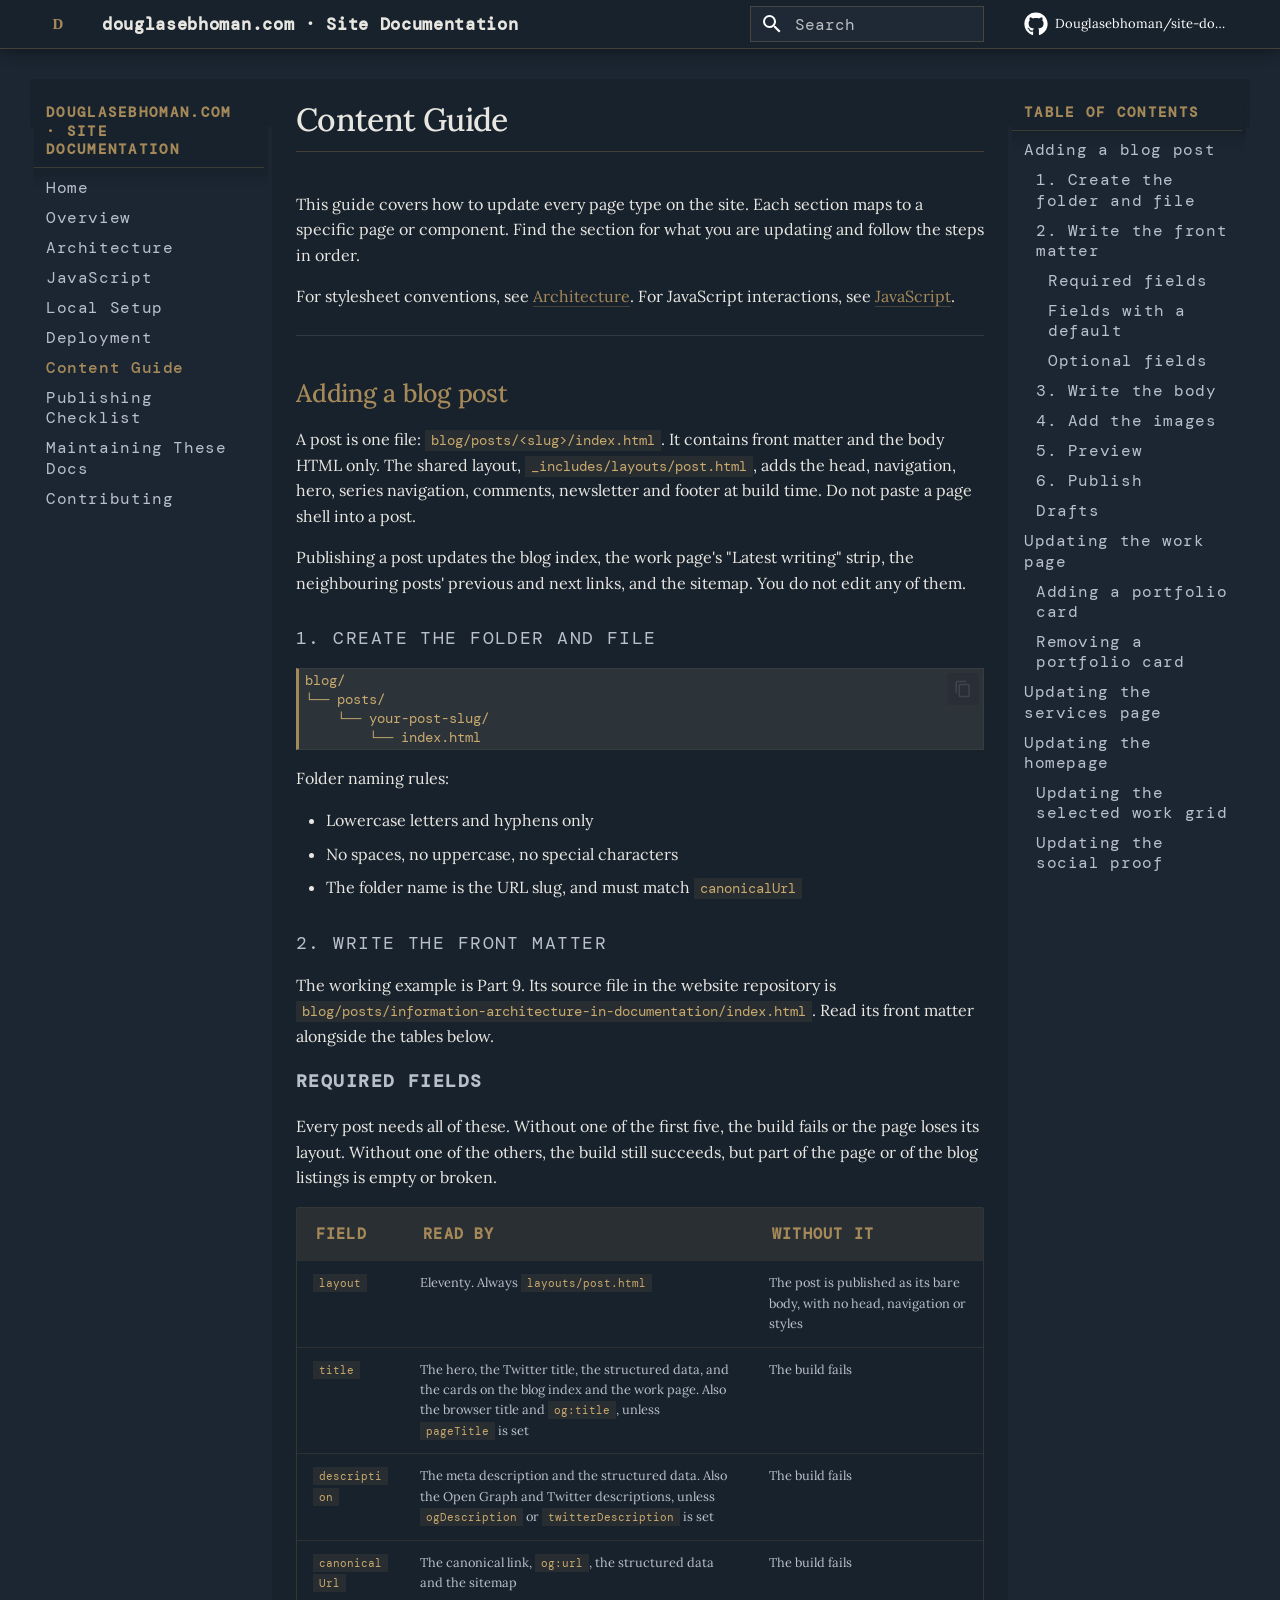
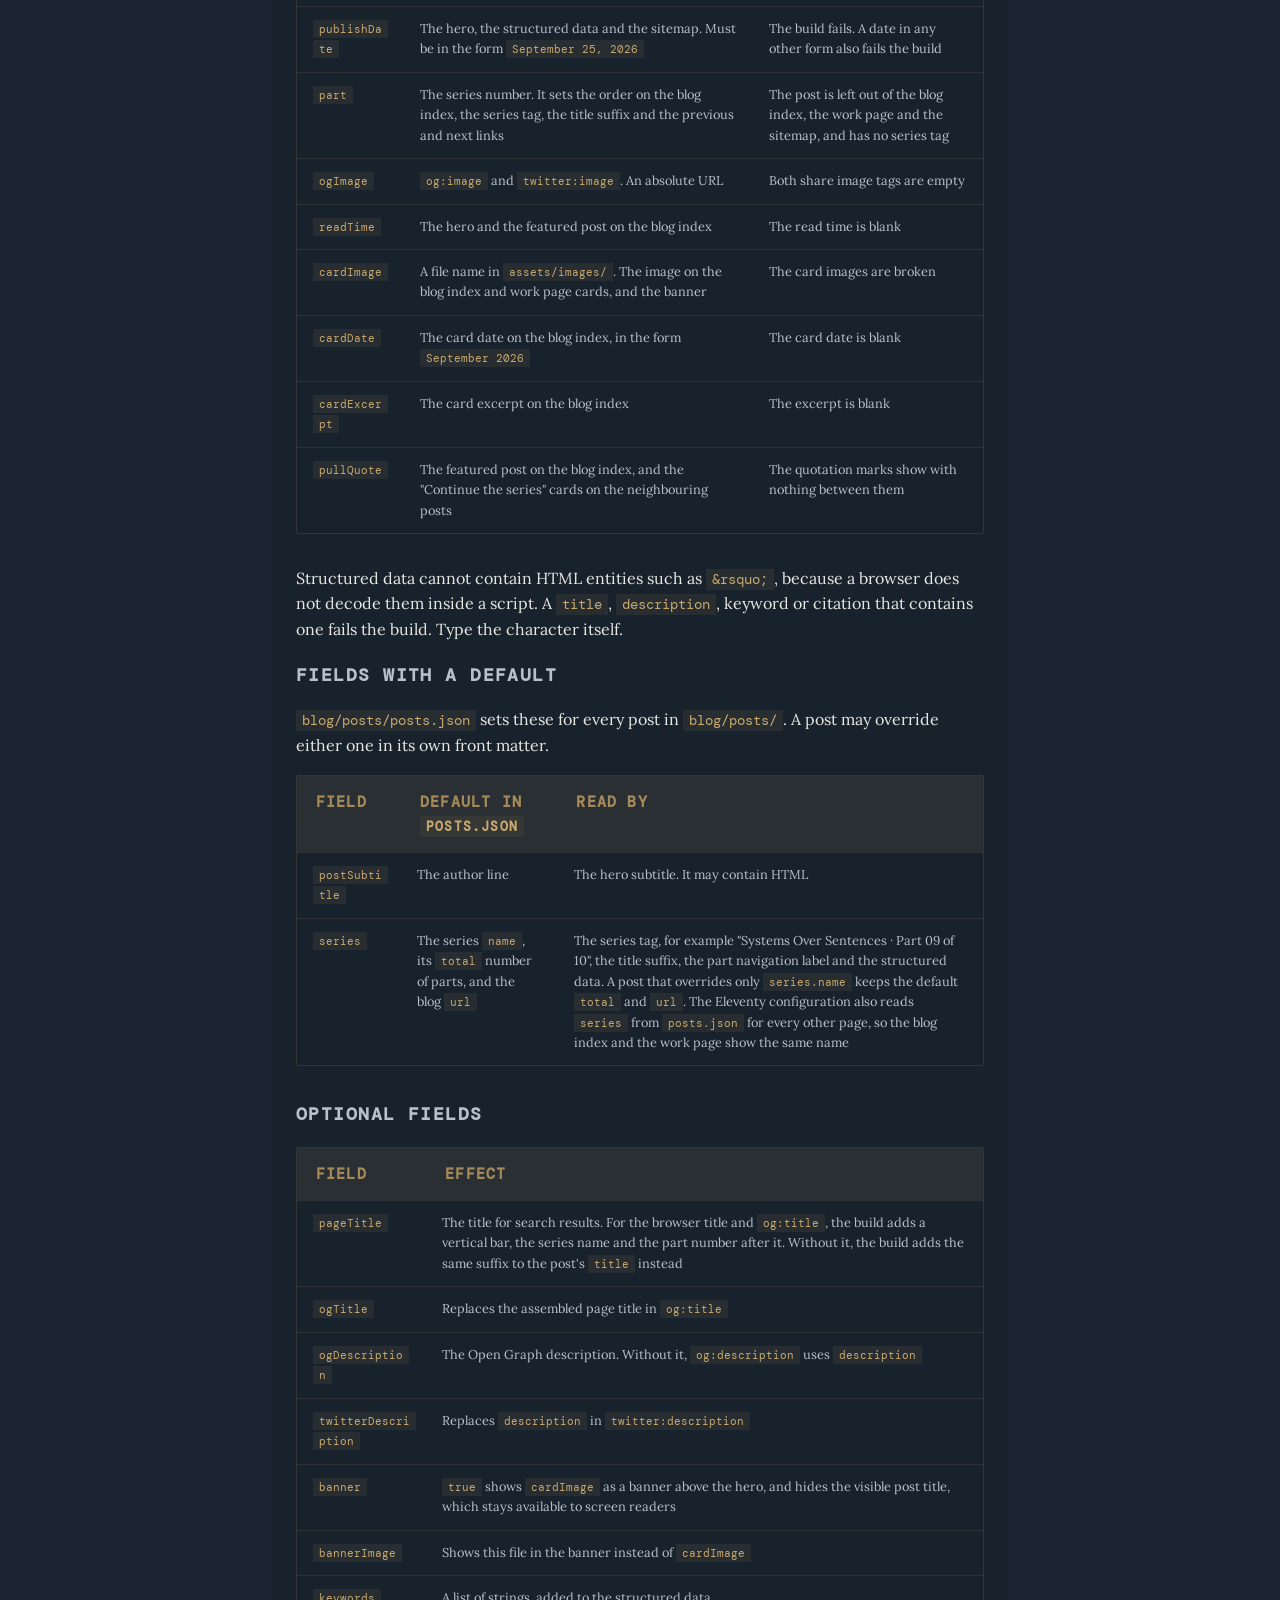
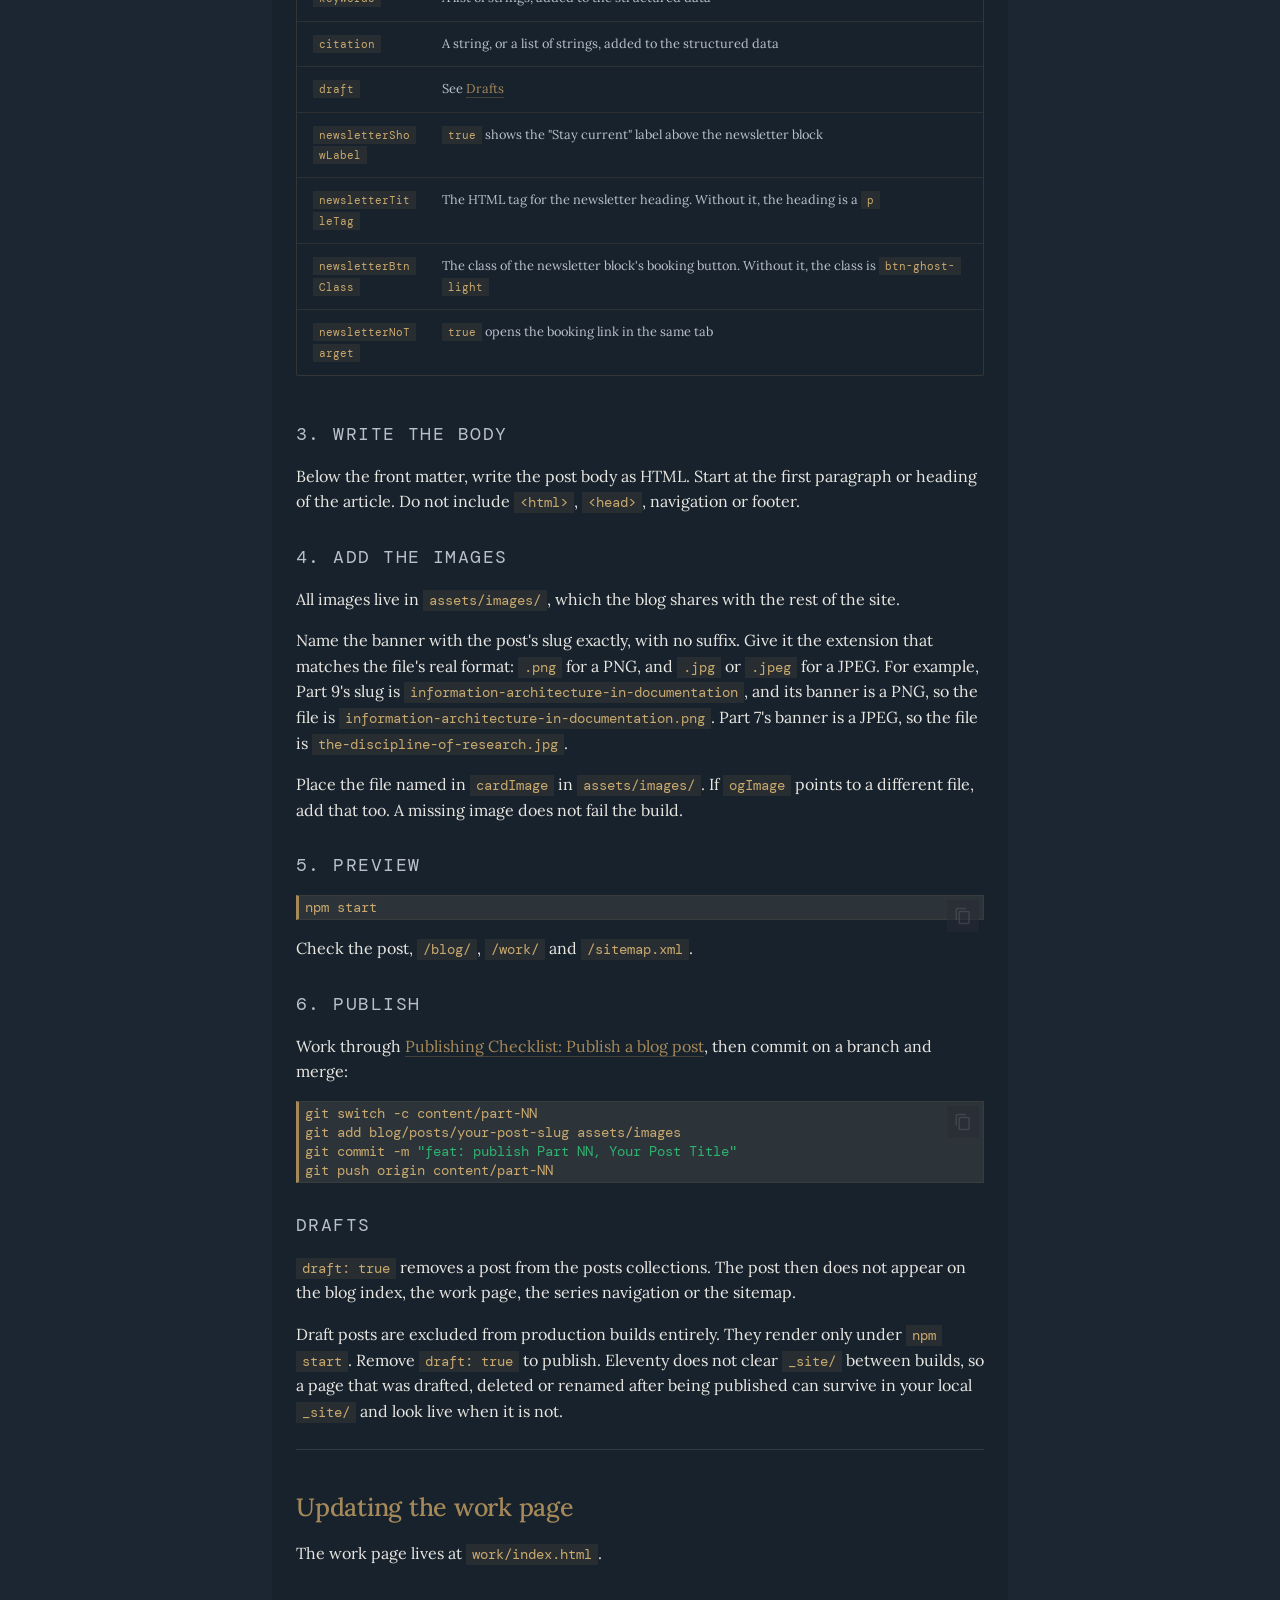
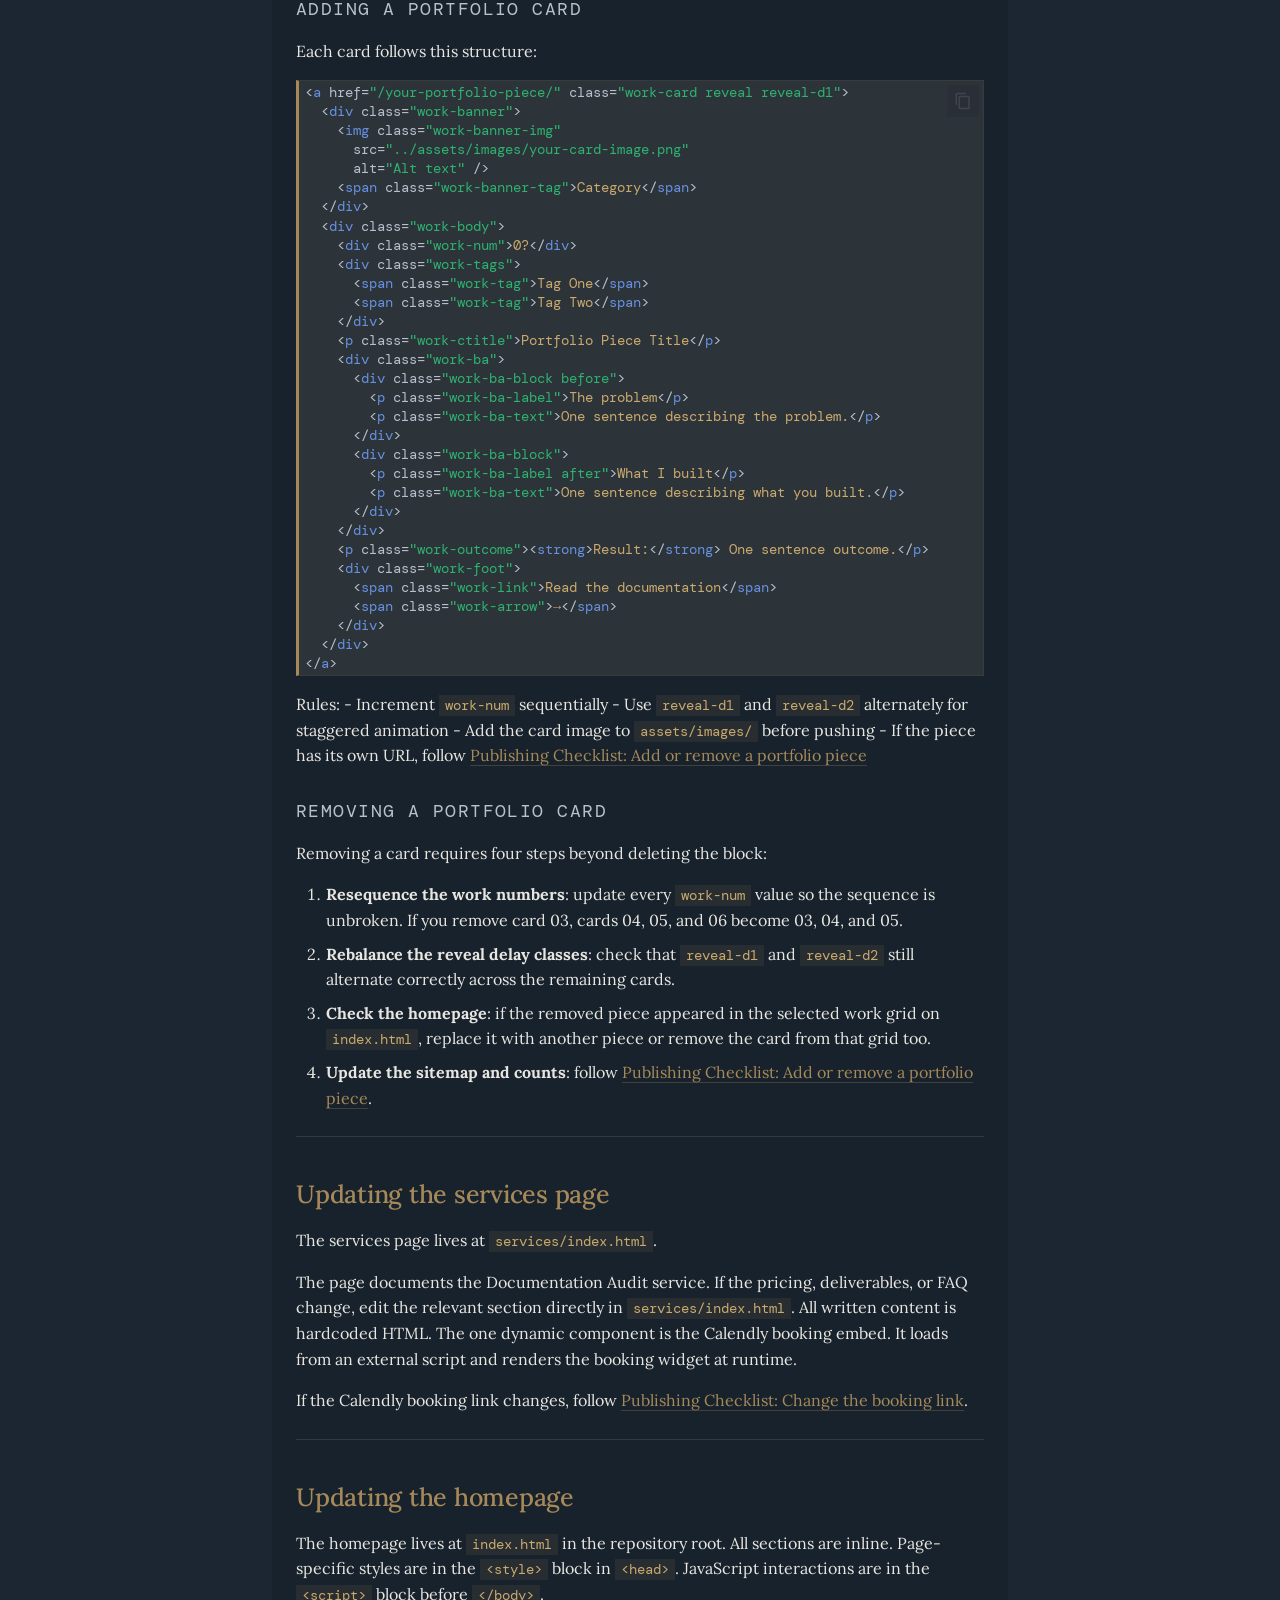
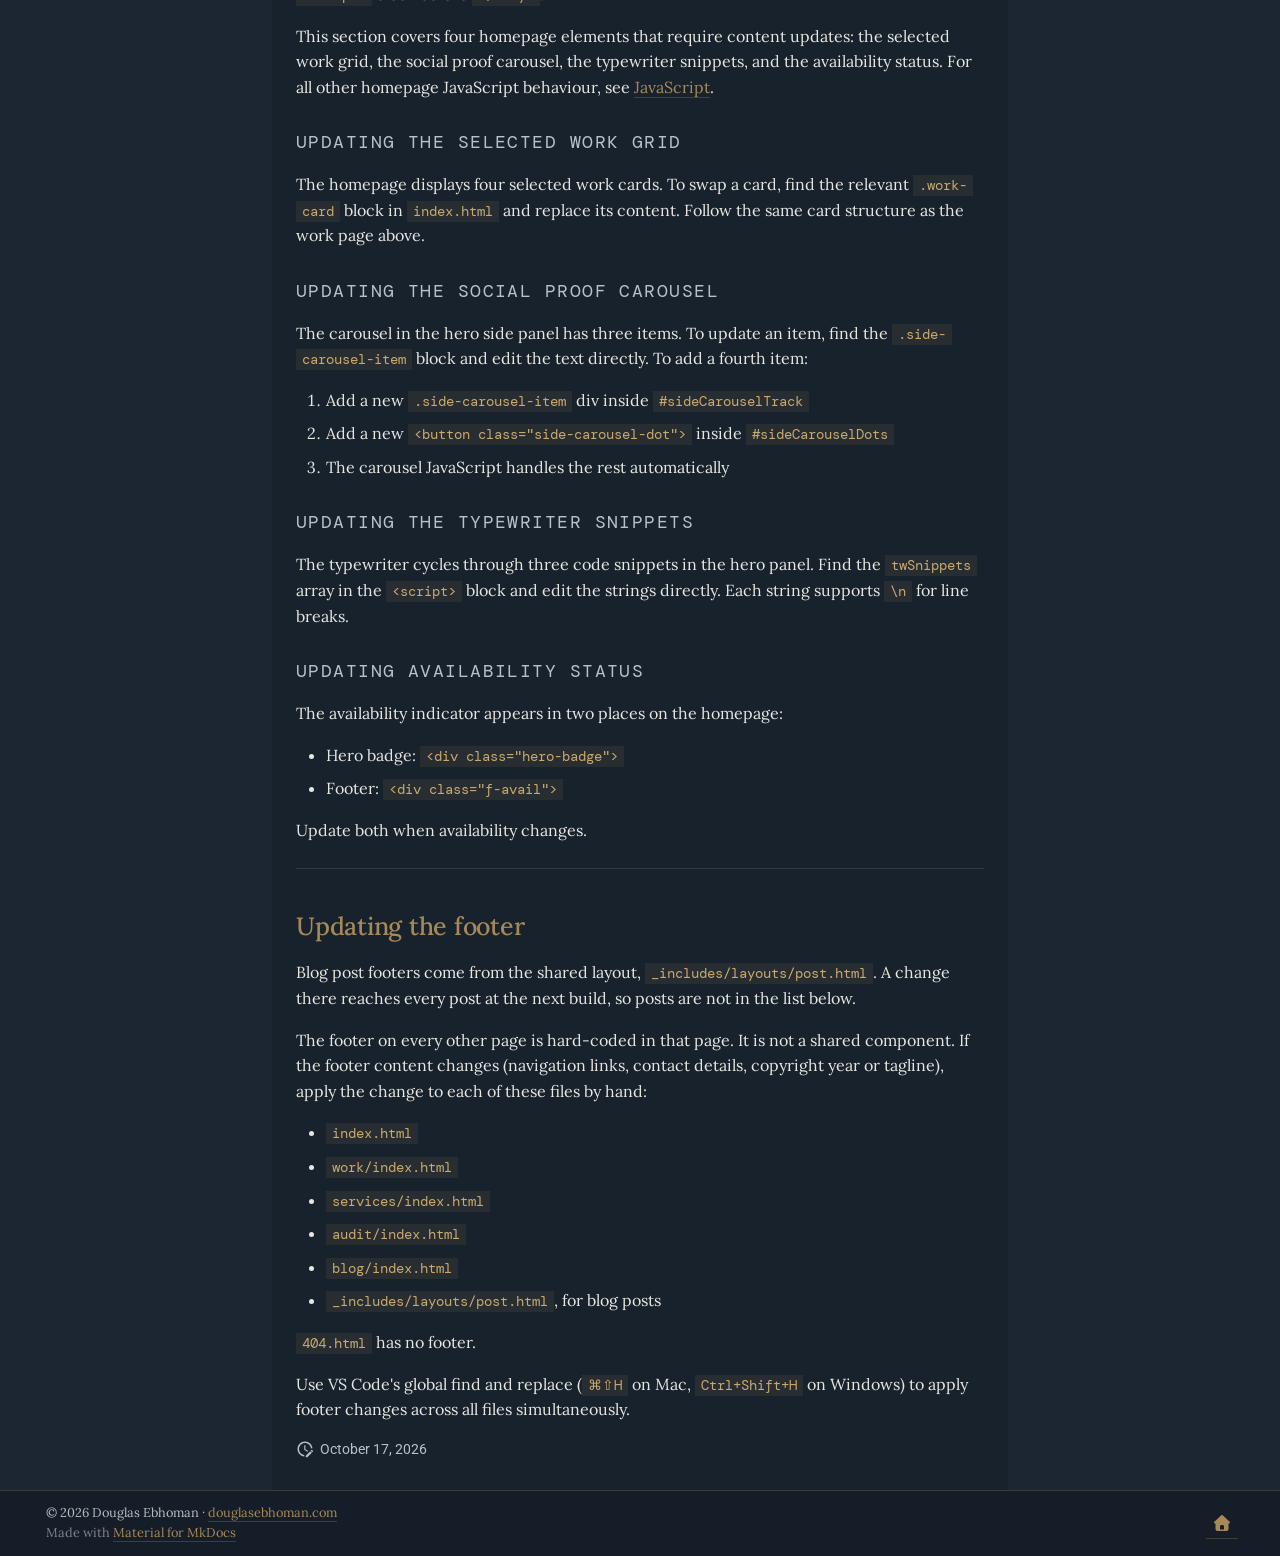
<file: content-guide/index.html>
<!doctype html>
<html lang="en" class="no-js">
  <head>
    
      <meta charset="utf-8">
      <meta name="viewport" content="width=device-width,initial-scale=1">
      
        <meta name="description" content="Technical documentation for douglasebhoman.com: architecture, local setup, deployment, and contributing guidelines.">
      
      
        <meta name="author" content="Douglas Ebhoman">
      
      
        <link rel="canonical" href="https://douglasebhoman.com/site-docs/content-guide/">
      
      
        <link rel="prev" href="../deployment/">
      
      
        <link rel="next" href="../publishing-checklist/">
      
      
        
      
      
      <link rel="icon" href="../assets/images/favicon.png">
      <meta name="generator" content="mkdocs-1.6.1, mkdocs-material-9.7.6">
    
    
      
        <title>Content Guide - douglasebhoman.com · Site Documentation</title>
      
    
    
      <link rel="stylesheet" href="../assets/stylesheets/main.484c7ddc.min.css">
      
        
        <link rel="stylesheet" href="../assets/stylesheets/palette.ab4e12ef.min.css">
      
      


    
    
      
    
    
      
        
        
        <link rel="preconnect" href="https://fonts.gstatic.com" crossorigin>
        <link rel="stylesheet" href="https://fonts.googleapis.com/css?family=Roboto:300,300i,400,400i,700,700i%7CRoboto+Mono:400,400i,700,700i&display=fallback">
        <style>:root{--md-text-font:"Roboto";--md-code-font:"Roboto Mono"}</style>
      
    
    
      <link rel="stylesheet" href="../stylesheets/brand.css">
    
    <script>__md_scope=new URL("..",location),__md_hash=e=>[...e].reduce(((e,_)=>(e<<5)-e+_.charCodeAt(0)),0),__md_get=(e,_=localStorage,t=__md_scope)=>JSON.parse(_.getItem(t.pathname+"."+e)),__md_set=(e,_,t=localStorage,a=__md_scope)=>{try{t.setItem(a.pathname+"."+e,JSON.stringify(_))}catch(e){}}</script>
    
      

    
    
  </head>
  
  
    
    
    
    
    
    <body dir="ltr" data-md-color-scheme="slate" data-md-color-primary="custom" data-md-color-accent="custom">
  
    
    <input class="md-toggle" data-md-toggle="drawer" type="checkbox" id="__drawer" autocomplete="off">
    <input class="md-toggle" data-md-toggle="search" type="checkbox" id="__search" autocomplete="off">
    <label class="md-overlay" for="__drawer"></label>
    <div data-md-component="skip">
      
        
        <a href="#content-guide" class="md-skip">
          Skip to content
        </a>
      
    </div>
    <div data-md-component="announce">
      
    </div>
    
    
      

  

<header class="md-header md-header--shadow" data-md-component="header">
  <nav class="md-header__inner md-grid" aria-label="Header">
    <a href=".." title="douglasebhoman.com · Site Documentation" class="md-header__button md-logo" aria-label="douglasebhoman.com · Site Documentation" data-md-component="logo">
      
  <img src="../assets/logo.svg" alt="logo">

    </a>
    <label class="md-header__button md-icon" for="__drawer">
      
      <svg xmlns="http://www.w3.org/2000/svg" viewBox="0 0 24 24"><path d="M3 6h18v2H3zm0 5h18v2H3zm0 5h18v2H3z"/></svg>
    </label>
    <div class="md-header__title" data-md-component="header-title">
      <div class="md-header__ellipsis">
        <div class="md-header__topic">
          <span class="md-ellipsis">
            douglasebhoman.com · Site Documentation
          </span>
        </div>
        <div class="md-header__topic" data-md-component="header-topic">
          <span class="md-ellipsis">
            
              Content Guide
            
          </span>
        </div>
      </div>
    </div>
    
      
    
    
    
    
      
      
        <label class="md-header__button md-icon" for="__search">
          
          <svg xmlns="http://www.w3.org/2000/svg" viewBox="0 0 24 24"><path d="M9.5 3A6.5 6.5 0 0 1 16 9.5c0 1.61-.59 3.09-1.56 4.23l.27.27h.79l5 5-1.5 1.5-5-5v-.79l-.27-.27A6.52 6.52 0 0 1 9.5 16 6.5 6.5 0 0 1 3 9.5 6.5 6.5 0 0 1 9.5 3m0 2C7 5 5 7 5 9.5S7 14 9.5 14 14 12 14 9.5 12 5 9.5 5"/></svg>
        </label>
        <div class="md-search" data-md-component="search" role="dialog">
  <label class="md-search__overlay" for="__search"></label>
  <div class="md-search__inner" role="search">
    <form class="md-search__form" name="search">
      <input type="text" class="md-search__input" name="query" aria-label="Search" placeholder="Search" autocapitalize="off" autocorrect="off" autocomplete="off" spellcheck="false" data-md-component="search-query" required>
      <label class="md-search__icon md-icon" for="__search">
        
        <svg xmlns="http://www.w3.org/2000/svg" viewBox="0 0 24 24"><path d="M9.5 3A6.5 6.5 0 0 1 16 9.5c0 1.61-.59 3.09-1.56 4.23l.27.27h.79l5 5-1.5 1.5-5-5v-.79l-.27-.27A6.52 6.52 0 0 1 9.5 16 6.5 6.5 0 0 1 3 9.5 6.5 6.5 0 0 1 9.5 3m0 2C7 5 5 7 5 9.5S7 14 9.5 14 14 12 14 9.5 12 5 9.5 5"/></svg>
        
        <svg xmlns="http://www.w3.org/2000/svg" viewBox="0 0 24 24"><path d="M20 11v2H8l5.5 5.5-1.42 1.42L4.16 12l7.92-7.92L13.5 5.5 8 11z"/></svg>
      </label>
      <nav class="md-search__options" aria-label="Search">
        
        <button type="reset" class="md-search__icon md-icon" title="Clear" aria-label="Clear" tabindex="-1">
          
          <svg xmlns="http://www.w3.org/2000/svg" viewBox="0 0 24 24"><path d="M19 6.41 17.59 5 12 10.59 6.41 5 5 6.41 10.59 12 5 17.59 6.41 19 12 13.41 17.59 19 19 17.59 13.41 12z"/></svg>
        </button>
      </nav>
      
        <div class="md-search__suggest" data-md-component="search-suggest"></div>
      
    </form>
    <div class="md-search__output">
      <div class="md-search__scrollwrap" tabindex="0" data-md-scrollfix>
        <div class="md-search-result" data-md-component="search-result">
          <div class="md-search-result__meta">
            Initializing search
          </div>
          <ol class="md-search-result__list" role="presentation"></ol>
        </div>
      </div>
    </div>
  </div>
</div>
      
    
    
      <div class="md-header__source">
        <a href="https://github.com/Douglasebhoman/site-docs" title="Go to repository" class="md-source" data-md-component="source">
  <div class="md-source__icon md-icon">
    
    <svg xmlns="http://www.w3.org/2000/svg" viewBox="0 0 512 512"><!--! Font Awesome Free 7.1.0 by @fontawesome - https://fontawesome.com License - https://fontawesome.com/license/free (Icons: CC BY 4.0, Fonts: SIL OFL 1.1, Code: MIT License) Copyright 2025 Fonticons, Inc.--><path d="M173.9 397.4c0 2-2.3 3.6-5.2 3.6-3.3.3-5.6-1.3-5.6-3.6 0-2 2.3-3.6 5.2-3.6 3-.3 5.6 1.3 5.6 3.6m-31.1-4.5c-.7 2 1.3 4.3 4.3 4.9 2.6 1 5.6 0 6.2-2s-1.3-4.3-4.3-5.2c-2.6-.7-5.5.3-6.2 2.3m44.2-1.7c-2.9.7-4.9 2.6-4.6 4.9.3 2 2.9 3.3 5.9 2.6 2.9-.7 4.9-2.6 4.6-4.6-.3-1.9-3-3.2-5.9-2.9M252.8 8C114.1 8 8 113.3 8 252c0 110.9 69.8 205.8 169.5 239.2 12.8 2.3 17.3-5.6 17.3-12.1 0-6.2-.3-40.4-.3-61.4 0 0-70 15-84.7-29.8 0 0-11.4-29.1-27.8-36.6 0 0-22.9-15.7 1.6-15.4 0 0 24.9 2 38.6 25.8 21.9 38.6 58.6 27.5 72.9 20.9 2.3-16 8.8-27.1 16-33.7-55.9-6.2-112.3-14.3-112.3-110.5 0-27.5 7.6-41.3 23.6-58.9-2.6-6.5-11.1-33.3 2.6-67.9 20.9-6.5 69 27 69 27 20-5.6 41.5-8.5 62.8-8.5s42.8 2.9 62.8 8.5c0 0 48.1-33.6 69-27 13.7 34.7 5.2 61.4 2.6 67.9 16 17.7 25.8 31.5 25.8 58.9 0 96.5-58.9 104.2-114.8 110.5 9.2 7.9 17 22.9 17 46.4 0 33.7-.3 75.4-.3 83.6 0 6.5 4.6 14.4 17.3 12.1C436.2 457.8 504 362.9 504 252 504 113.3 391.5 8 252.8 8M105.2 352.9c-1.3 1-1 3.3.7 5.2 1.6 1.6 3.9 2.3 5.2 1 1.3-1 1-3.3-.7-5.2-1.6-1.6-3.9-2.3-5.2-1m-10.8-8.1c-.7 1.3.3 2.9 2.3 3.9 1.6 1 3.6.7 4.3-.7.7-1.3-.3-2.9-2.3-3.9-2-.6-3.6-.3-4.3.7m32.4 35.6c-1.6 1.3-1 4.3 1.3 6.2 2.3 2.3 5.2 2.6 6.5 1 1.3-1.3.7-4.3-1.3-6.2-2.2-2.3-5.2-2.6-6.5-1m-11.4-14.7c-1.6 1-1.6 3.6 0 5.9s4.3 3.3 5.6 2.3c1.6-1.3 1.6-3.9 0-6.2-1.4-2.3-4-3.3-5.6-2"/></svg>
  </div>
  <div class="md-source__repository">
    Douglasebhoman/site-docs
  </div>
</a>
      </div>
    
  </nav>
  
</header>
    
    <div class="md-container" data-md-component="container">
      
      
        
          
        
      
      <main class="md-main" data-md-component="main">
        <div class="md-main__inner md-grid">
          
            
              
              <div class="md-sidebar md-sidebar--primary" data-md-component="sidebar" data-md-type="navigation" >
                <div class="md-sidebar__scrollwrap">
                  <div class="md-sidebar__inner">
                    



<nav class="md-nav md-nav--primary" aria-label="Navigation" data-md-level="0">
  <label class="md-nav__title" for="__drawer">
    <a href=".." title="douglasebhoman.com · Site Documentation" class="md-nav__button md-logo" aria-label="douglasebhoman.com · Site Documentation" data-md-component="logo">
      
  <img src="../assets/logo.svg" alt="logo">

    </a>
    douglasebhoman.com · Site Documentation
  </label>
  
    <div class="md-nav__source">
      <a href="https://github.com/Douglasebhoman/site-docs" title="Go to repository" class="md-source" data-md-component="source">
  <div class="md-source__icon md-icon">
    
    <svg xmlns="http://www.w3.org/2000/svg" viewBox="0 0 512 512"><!--! Font Awesome Free 7.1.0 by @fontawesome - https://fontawesome.com License - https://fontawesome.com/license/free (Icons: CC BY 4.0, Fonts: SIL OFL 1.1, Code: MIT License) Copyright 2025 Fonticons, Inc.--><path d="M173.9 397.4c0 2-2.3 3.6-5.2 3.6-3.3.3-5.6-1.3-5.6-3.6 0-2 2.3-3.6 5.2-3.6 3-.3 5.6 1.3 5.6 3.6m-31.1-4.5c-.7 2 1.3 4.3 4.3 4.9 2.6 1 5.6 0 6.2-2s-1.3-4.3-4.3-5.2c-2.6-.7-5.5.3-6.2 2.3m44.2-1.7c-2.9.7-4.9 2.6-4.6 4.9.3 2 2.9 3.3 5.9 2.6 2.9-.7 4.9-2.6 4.6-4.6-.3-1.9-3-3.2-5.9-2.9M252.8 8C114.1 8 8 113.3 8 252c0 110.9 69.8 205.8 169.5 239.2 12.8 2.3 17.3-5.6 17.3-12.1 0-6.2-.3-40.4-.3-61.4 0 0-70 15-84.7-29.8 0 0-11.4-29.1-27.8-36.6 0 0-22.9-15.7 1.6-15.4 0 0 24.9 2 38.6 25.8 21.9 38.6 58.6 27.5 72.9 20.9 2.3-16 8.8-27.1 16-33.7-55.9-6.2-112.3-14.3-112.3-110.5 0-27.5 7.6-41.3 23.6-58.9-2.6-6.5-11.1-33.3 2.6-67.9 20.9-6.5 69 27 69 27 20-5.6 41.5-8.5 62.8-8.5s42.8 2.9 62.8 8.5c0 0 48.1-33.6 69-27 13.7 34.7 5.2 61.4 2.6 67.9 16 17.7 25.8 31.5 25.8 58.9 0 96.5-58.9 104.2-114.8 110.5 9.2 7.9 17 22.9 17 46.4 0 33.7-.3 75.4-.3 83.6 0 6.5 4.6 14.4 17.3 12.1C436.2 457.8 504 362.9 504 252 504 113.3 391.5 8 252.8 8M105.2 352.9c-1.3 1-1 3.3.7 5.2 1.6 1.6 3.9 2.3 5.2 1 1.3-1 1-3.3-.7-5.2-1.6-1.6-3.9-2.3-5.2-1m-10.8-8.1c-.7 1.3.3 2.9 2.3 3.9 1.6 1 3.6.7 4.3-.7.7-1.3-.3-2.9-2.3-3.9-2-.6-3.6-.3-4.3.7m32.4 35.6c-1.6 1.3-1 4.3 1.3 6.2 2.3 2.3 5.2 2.6 6.5 1 1.3-1.3.7-4.3-1.3-6.2-2.2-2.3-5.2-2.6-6.5-1m-11.4-14.7c-1.6 1-1.6 3.6 0 5.9s4.3 3.3 5.6 2.3c1.6-1.3 1.6-3.9 0-6.2-1.4-2.3-4-3.3-5.6-2"/></svg>
  </div>
  <div class="md-source__repository">
    Douglasebhoman/site-docs
  </div>
</a>
    </div>
  
  <ul class="md-nav__list" data-md-scrollfix>
    
      
      
  
  
  
  
    <li class="md-nav__item">
      <a href=".." class="md-nav__link">
        
  
  
  <span class="md-ellipsis">
    
  
    Home
  

    
  </span>
  
  

      </a>
    </li>
  

    
      
      
  
  
  
  
    <li class="md-nav__item">
      <a href="../overview/" class="md-nav__link">
        
  
  
  <span class="md-ellipsis">
    
  
    Overview
  

    
  </span>
  
  

      </a>
    </li>
  

    
      
      
  
  
  
  
    <li class="md-nav__item">
      <a href="../architecture/" class="md-nav__link">
        
  
  
  <span class="md-ellipsis">
    
  
    Architecture
  

    
  </span>
  
  

      </a>
    </li>
  

    
      
      
  
  
  
  
    <li class="md-nav__item">
      <a href="../javascript/" class="md-nav__link">
        
  
  
  <span class="md-ellipsis">
    
  
    JavaScript
  

    
  </span>
  
  

      </a>
    </li>
  

    
      
      
  
  
  
  
    <li class="md-nav__item">
      <a href="../local-setup/" class="md-nav__link">
        
  
  
  <span class="md-ellipsis">
    
  
    Local Setup
  

    
  </span>
  
  

      </a>
    </li>
  

    
      
      
  
  
  
  
    <li class="md-nav__item">
      <a href="../deployment/" class="md-nav__link">
        
  
  
  <span class="md-ellipsis">
    
  
    Deployment
  

    
  </span>
  
  

      </a>
    </li>
  

    
      
      
  
  
    
  
  
  
    <li class="md-nav__item md-nav__item--active">
      
      <input class="md-nav__toggle md-toggle" type="checkbox" id="__toc">
      
      
        
      
      
        <label class="md-nav__link md-nav__link--active" for="__toc">
          
  
  
  <span class="md-ellipsis">
    
  
    Content Guide
  

    
  </span>
  
  

          <span class="md-nav__icon md-icon"></span>
        </label>
      
      <a href="./" class="md-nav__link md-nav__link--active">
        
  
  
  <span class="md-ellipsis">
    
  
    Content Guide
  

    
  </span>
  
  

      </a>
      
        

<nav class="md-nav md-nav--secondary" aria-label="Table of contents">
  
  
  
    
  
  
    <label class="md-nav__title" for="__toc">
      <span class="md-nav__icon md-icon"></span>
      Table of contents
    </label>
    <ul class="md-nav__list" data-md-component="toc" data-md-scrollfix>
      
        <li class="md-nav__item">
  <a href="#adding-a-blog-post" class="md-nav__link">
    <span class="md-ellipsis">
      
        Adding a blog post
      
    </span>
  </a>
  
    <nav class="md-nav" aria-label="Adding a blog post">
      <ul class="md-nav__list">
        
          <li class="md-nav__item">
  <a href="#1-create-the-folder-and-file" class="md-nav__link">
    <span class="md-ellipsis">
      
        1. Create the folder and file
      
    </span>
  </a>
  
</li>
        
          <li class="md-nav__item">
  <a href="#2-write-the-front-matter" class="md-nav__link">
    <span class="md-ellipsis">
      
        2. Write the front matter
      
    </span>
  </a>
  
    <nav class="md-nav" aria-label="2. Write the front matter">
      <ul class="md-nav__list">
        
          <li class="md-nav__item">
  <a href="#required-fields" class="md-nav__link">
    <span class="md-ellipsis">
      
        Required fields
      
    </span>
  </a>
  
</li>
        
          <li class="md-nav__item">
  <a href="#fields-with-a-default" class="md-nav__link">
    <span class="md-ellipsis">
      
        Fields with a default
      
    </span>
  </a>
  
</li>
        
          <li class="md-nav__item">
  <a href="#optional-fields" class="md-nav__link">
    <span class="md-ellipsis">
      
        Optional fields
      
    </span>
  </a>
  
</li>
        
      </ul>
    </nav>
  
</li>
        
          <li class="md-nav__item">
  <a href="#3-write-the-body" class="md-nav__link">
    <span class="md-ellipsis">
      
        3. Write the body
      
    </span>
  </a>
  
</li>
        
          <li class="md-nav__item">
  <a href="#4-add-the-images" class="md-nav__link">
    <span class="md-ellipsis">
      
        4. Add the images
      
    </span>
  </a>
  
</li>
        
          <li class="md-nav__item">
  <a href="#5-preview" class="md-nav__link">
    <span class="md-ellipsis">
      
        5. Preview
      
    </span>
  </a>
  
</li>
        
          <li class="md-nav__item">
  <a href="#6-publish" class="md-nav__link">
    <span class="md-ellipsis">
      
        6. Publish
      
    </span>
  </a>
  
</li>
        
          <li class="md-nav__item">
  <a href="#drafts" class="md-nav__link">
    <span class="md-ellipsis">
      
        Drafts
      
    </span>
  </a>
  
</li>
        
      </ul>
    </nav>
  
</li>
      
        <li class="md-nav__item">
  <a href="#updating-the-work-page" class="md-nav__link">
    <span class="md-ellipsis">
      
        Updating the work page
      
    </span>
  </a>
  
    <nav class="md-nav" aria-label="Updating the work page">
      <ul class="md-nav__list">
        
          <li class="md-nav__item">
  <a href="#adding-a-portfolio-card" class="md-nav__link">
    <span class="md-ellipsis">
      
        Adding a portfolio card
      
    </span>
  </a>
  
</li>
        
          <li class="md-nav__item">
  <a href="#removing-a-portfolio-card" class="md-nav__link">
    <span class="md-ellipsis">
      
        Removing a portfolio card
      
    </span>
  </a>
  
</li>
        
      </ul>
    </nav>
  
</li>
      
        <li class="md-nav__item">
  <a href="#updating-the-services-page" class="md-nav__link">
    <span class="md-ellipsis">
      
        Updating the services page
      
    </span>
  </a>
  
</li>
      
        <li class="md-nav__item">
  <a href="#updating-the-homepage" class="md-nav__link">
    <span class="md-ellipsis">
      
        Updating the homepage
      
    </span>
  </a>
  
    <nav class="md-nav" aria-label="Updating the homepage">
      <ul class="md-nav__list">
        
          <li class="md-nav__item">
  <a href="#updating-the-selected-work-grid" class="md-nav__link">
    <span class="md-ellipsis">
      
        Updating the selected work grid
      
    </span>
  </a>
  
</li>
        
          <li class="md-nav__item">
  <a href="#updating-the-social-proof-carousel" class="md-nav__link">
    <span class="md-ellipsis">
      
        Updating the social proof carousel
      
    </span>
  </a>
  
</li>
        
          <li class="md-nav__item">
  <a href="#updating-the-typewriter-snippets" class="md-nav__link">
    <span class="md-ellipsis">
      
        Updating the typewriter snippets
      
    </span>
  </a>
  
</li>
        
          <li class="md-nav__item">
  <a href="#updating-availability-status" class="md-nav__link">
    <span class="md-ellipsis">
      
        Updating availability status
      
    </span>
  </a>
  
</li>
        
      </ul>
    </nav>
  
</li>
      
        <li class="md-nav__item">
  <a href="#updating-the-footer" class="md-nav__link">
    <span class="md-ellipsis">
      
        Updating the footer
      
    </span>
  </a>
  
</li>
      
    </ul>
  
</nav>
      
    </li>
  

    
      
      
  
  
  
  
    <li class="md-nav__item">
      <a href="../publishing-checklist/" class="md-nav__link">
        
  
  
  <span class="md-ellipsis">
    
  
    Publishing Checklist
  

    
  </span>
  
  

      </a>
    </li>
  

    
      
      
  
  
  
  
    <li class="md-nav__item">
      <a href="../maintaining-these-docs/" class="md-nav__link">
        
  
  
  <span class="md-ellipsis">
    
  
    Maintaining These Docs
  

    
  </span>
  
  

      </a>
    </li>
  

    
      
      
  
  
  
  
    <li class="md-nav__item">
      <a href="../contributing/" class="md-nav__link">
        
  
  
  <span class="md-ellipsis">
    
  
    Contributing
  

    
  </span>
  
  

      </a>
    </li>
  

    
  </ul>
</nav>
                  </div>
                </div>
              </div>
            
            
              
              <div class="md-sidebar md-sidebar--secondary" data-md-component="sidebar" data-md-type="toc" >
                <div class="md-sidebar__scrollwrap">
                  <div class="md-sidebar__inner">
                    

<nav class="md-nav md-nav--secondary" aria-label="Table of contents">
  
  
  
    
  
  
    <label class="md-nav__title" for="__toc">
      <span class="md-nav__icon md-icon"></span>
      Table of contents
    </label>
    <ul class="md-nav__list" data-md-component="toc" data-md-scrollfix>
      
        <li class="md-nav__item">
  <a href="#adding-a-blog-post" class="md-nav__link">
    <span class="md-ellipsis">
      
        Adding a blog post
      
    </span>
  </a>
  
    <nav class="md-nav" aria-label="Adding a blog post">
      <ul class="md-nav__list">
        
          <li class="md-nav__item">
  <a href="#1-create-the-folder-and-file" class="md-nav__link">
    <span class="md-ellipsis">
      
        1. Create the folder and file
      
    </span>
  </a>
  
</li>
        
          <li class="md-nav__item">
  <a href="#2-write-the-front-matter" class="md-nav__link">
    <span class="md-ellipsis">
      
        2. Write the front matter
      
    </span>
  </a>
  
    <nav class="md-nav" aria-label="2. Write the front matter">
      <ul class="md-nav__list">
        
          <li class="md-nav__item">
  <a href="#required-fields" class="md-nav__link">
    <span class="md-ellipsis">
      
        Required fields
      
    </span>
  </a>
  
</li>
        
          <li class="md-nav__item">
  <a href="#fields-with-a-default" class="md-nav__link">
    <span class="md-ellipsis">
      
        Fields with a default
      
    </span>
  </a>
  
</li>
        
          <li class="md-nav__item">
  <a href="#optional-fields" class="md-nav__link">
    <span class="md-ellipsis">
      
        Optional fields
      
    </span>
  </a>
  
</li>
        
      </ul>
    </nav>
  
</li>
        
          <li class="md-nav__item">
  <a href="#3-write-the-body" class="md-nav__link">
    <span class="md-ellipsis">
      
        3. Write the body
      
    </span>
  </a>
  
</li>
        
          <li class="md-nav__item">
  <a href="#4-add-the-images" class="md-nav__link">
    <span class="md-ellipsis">
      
        4. Add the images
      
    </span>
  </a>
  
</li>
        
          <li class="md-nav__item">
  <a href="#5-preview" class="md-nav__link">
    <span class="md-ellipsis">
      
        5. Preview
      
    </span>
  </a>
  
</li>
        
          <li class="md-nav__item">
  <a href="#6-publish" class="md-nav__link">
    <span class="md-ellipsis">
      
        6. Publish
      
    </span>
  </a>
  
</li>
        
          <li class="md-nav__item">
  <a href="#drafts" class="md-nav__link">
    <span class="md-ellipsis">
      
        Drafts
      
    </span>
  </a>
  
</li>
        
      </ul>
    </nav>
  
</li>
      
        <li class="md-nav__item">
  <a href="#updating-the-work-page" class="md-nav__link">
    <span class="md-ellipsis">
      
        Updating the work page
      
    </span>
  </a>
  
    <nav class="md-nav" aria-label="Updating the work page">
      <ul class="md-nav__list">
        
          <li class="md-nav__item">
  <a href="#adding-a-portfolio-card" class="md-nav__link">
    <span class="md-ellipsis">
      
        Adding a portfolio card
      
    </span>
  </a>
  
</li>
        
          <li class="md-nav__item">
  <a href="#removing-a-portfolio-card" class="md-nav__link">
    <span class="md-ellipsis">
      
        Removing a portfolio card
      
    </span>
  </a>
  
</li>
        
      </ul>
    </nav>
  
</li>
      
        <li class="md-nav__item">
  <a href="#updating-the-services-page" class="md-nav__link">
    <span class="md-ellipsis">
      
        Updating the services page
      
    </span>
  </a>
  
</li>
      
        <li class="md-nav__item">
  <a href="#updating-the-homepage" class="md-nav__link">
    <span class="md-ellipsis">
      
        Updating the homepage
      
    </span>
  </a>
  
    <nav class="md-nav" aria-label="Updating the homepage">
      <ul class="md-nav__list">
        
          <li class="md-nav__item">
  <a href="#updating-the-selected-work-grid" class="md-nav__link">
    <span class="md-ellipsis">
      
        Updating the selected work grid
      
    </span>
  </a>
  
</li>
        
          <li class="md-nav__item">
  <a href="#updating-the-social-proof-carousel" class="md-nav__link">
    <span class="md-ellipsis">
      
        Updating the social proof carousel
      
    </span>
  </a>
  
</li>
        
          <li class="md-nav__item">
  <a href="#updating-the-typewriter-snippets" class="md-nav__link">
    <span class="md-ellipsis">
      
        Updating the typewriter snippets
      
    </span>
  </a>
  
</li>
        
          <li class="md-nav__item">
  <a href="#updating-availability-status" class="md-nav__link">
    <span class="md-ellipsis">
      
        Updating availability status
      
    </span>
  </a>
  
</li>
        
      </ul>
    </nav>
  
</li>
      
        <li class="md-nav__item">
  <a href="#updating-the-footer" class="md-nav__link">
    <span class="md-ellipsis">
      
        Updating the footer
      
    </span>
  </a>
  
</li>
      
    </ul>
  
</nav>
                  </div>
                </div>
              </div>
            
          
          
            <div class="md-content" data-md-component="content">
              
              <article class="md-content__inner md-typeset">
                
                  


  
  


<h1 id="content-guide">Content Guide</h1>
<p>This guide covers how to update every page type on the site. Each section
maps to a specific page or component. Find the section for what you are
updating and follow the steps in order.</p>
<p>For stylesheet conventions, see <a href="../architecture/">Architecture</a>.
For JavaScript interactions, see <a href="../javascript/">JavaScript</a>.</p>
<hr />
<h2 id="adding-a-blog-post">Adding a blog post</h2>
<p>A post is one file: <code>blog/posts/&lt;slug&gt;/index.html</code>. It contains front matter and the body HTML only. The shared layout, <code>_includes/layouts/post.html</code>, adds the head, navigation, hero, series navigation, comments, newsletter and footer at build time. Do not paste a page shell into a post.</p>
<p>Publishing a post updates the blog index, the work page's "Latest writing" strip, the neighbouring posts' previous and next links, and the sitemap. You do not edit any of them.</p>
<h3 id="1-create-the-folder-and-file">1. Create the folder and file</h3>
<div class="highlight"><pre><span></span><code><a id="__codelineno-0-1" name="__codelineno-0-1" href="#__codelineno-0-1"></a>blog/
<a id="__codelineno-0-2" name="__codelineno-0-2" href="#__codelineno-0-2"></a>└── posts/
<a id="__codelineno-0-3" name="__codelineno-0-3" href="#__codelineno-0-3"></a>    └── your-post-slug/
<a id="__codelineno-0-4" name="__codelineno-0-4" href="#__codelineno-0-4"></a>        └── index.html
</code></pre></div>
<p>Folder naming rules:</p>
<ul>
<li>Lowercase letters and hyphens only</li>
<li>No spaces, no uppercase, no special characters</li>
<li>The folder name is the URL slug, and must match <code>canonicalUrl</code></li>
</ul>
<h3 id="2-write-the-front-matter">2. Write the front matter</h3>
<p>The working example is Part 9. Its source file in the website repository is <code>blog/posts/information-architecture-in-documentation/index.html</code>. Read its front matter alongside the tables below.</p>
<h4 id="required-fields">Required fields</h4>
<p>Every post needs all of these. Without one of the first five, the build fails or the page loses its layout. Without one of the others, the build still succeeds, but part of the page or of the blog listings is empty or broken.</p>
<table>
<thead>
<tr>
<th>Field</th>
<th>Read by</th>
<th>Without it</th>
</tr>
</thead>
<tbody>
<tr>
<td><code>layout</code></td>
<td>Eleventy. Always <code>layouts/post.html</code></td>
<td>The post is published as its bare body, with no head, navigation or styles</td>
</tr>
<tr>
<td><code>title</code></td>
<td>The hero, the Twitter title, the structured data, and the cards on the blog index and the work page. Also the browser title and <code>og:title</code>, unless <code>pageTitle</code> is set</td>
<td>The build fails</td>
</tr>
<tr>
<td><code>description</code></td>
<td>The meta description and the structured data. Also the Open Graph and Twitter descriptions, unless <code>ogDescription</code> or <code>twitterDescription</code> is set</td>
<td>The build fails</td>
</tr>
<tr>
<td><code>canonicalUrl</code></td>
<td>The canonical link, <code>og:url</code>, the structured data and the sitemap</td>
<td>The build fails</td>
</tr>
<tr>
<td><code>publishDate</code></td>
<td>The hero, the structured data and the sitemap. Must be in the form <code>September 25, 2026</code></td>
<td>The build fails. A date in any other form also fails the build</td>
</tr>
<tr>
<td><code>part</code></td>
<td>The series number. It sets the order on the blog index, the series tag, the title suffix and the previous and next links</td>
<td>The post is left out of the blog index, the work page and the sitemap, and has no series tag</td>
</tr>
<tr>
<td><code>ogImage</code></td>
<td><code>og:image</code> and <code>twitter:image</code>. An absolute URL</td>
<td>Both share image tags are empty</td>
</tr>
<tr>
<td><code>readTime</code></td>
<td>The hero and the featured post on the blog index</td>
<td>The read time is blank</td>
</tr>
<tr>
<td><code>cardImage</code></td>
<td>A file name in <code>assets/images/</code>. The image on the blog index and work page cards, and the banner</td>
<td>The card images are broken</td>
</tr>
<tr>
<td><code>cardDate</code></td>
<td>The card date on the blog index, in the form <code>September 2026</code></td>
<td>The card date is blank</td>
</tr>
<tr>
<td><code>cardExcerpt</code></td>
<td>The card excerpt on the blog index</td>
<td>The excerpt is blank</td>
</tr>
<tr>
<td><code>pullQuote</code></td>
<td>The featured post on the blog index, and the "Continue the series" cards on the neighbouring posts</td>
<td>The quotation marks show with nothing between them</td>
</tr>
</tbody>
</table>
<p>Structured data cannot contain HTML entities such as <code>&amp;rsquo;</code>, because a browser does not decode them inside a script. A <code>title</code>, <code>description</code>, keyword or citation that contains one fails the build. Type the character itself.</p>
<h4 id="fields-with-a-default">Fields with a default</h4>
<p><code>blog/posts/posts.json</code> sets these for every post in <code>blog/posts/</code>. A post may override either one in its own front matter.</p>
<table>
<thead>
<tr>
<th>Field</th>
<th>Default in <code>posts.json</code></th>
<th>Read by</th>
</tr>
</thead>
<tbody>
<tr>
<td><code>postSubtitle</code></td>
<td>The author line</td>
<td>The hero subtitle. It may contain HTML</td>
</tr>
<tr>
<td><code>series</code></td>
<td>The series <code>name</code>, its <code>total</code> number of parts, and the blog <code>url</code></td>
<td>The series tag, for example "Systems Over Sentences · Part 09 of 10", the title suffix, the part navigation label and the structured data. A post that overrides only <code>series.name</code> keeps the default <code>total</code> and <code>url</code>. The Eleventy configuration also reads <code>series</code> from <code>posts.json</code> for every other page, so the blog index and the work page show the same name</td>
</tr>
</tbody>
</table>
<h4 id="optional-fields">Optional fields</h4>
<table>
<thead>
<tr>
<th>Field</th>
<th>Effect</th>
</tr>
</thead>
<tbody>
<tr>
<td><code>pageTitle</code></td>
<td>The title for search results. For the browser title and <code>og:title</code>, the build adds a vertical bar, the series name and the part number after it. Without it, the build adds the same suffix to the post's <code>title</code> instead</td>
</tr>
<tr>
<td><code>ogTitle</code></td>
<td>Replaces the assembled page title in <code>og:title</code></td>
</tr>
<tr>
<td><code>ogDescription</code></td>
<td>The Open Graph description. Without it, <code>og:description</code> uses <code>description</code></td>
</tr>
<tr>
<td><code>twitterDescription</code></td>
<td>Replaces <code>description</code> in <code>twitter:description</code></td>
</tr>
<tr>
<td><code>banner</code></td>
<td><code>true</code> shows <code>cardImage</code> as a banner above the hero, and hides the visible post title, which stays available to screen readers</td>
</tr>
<tr>
<td><code>bannerImage</code></td>
<td>Shows this file in the banner instead of <code>cardImage</code></td>
</tr>
<tr>
<td><code>keywords</code></td>
<td>A list of strings, added to the structured data</td>
</tr>
<tr>
<td><code>citation</code></td>
<td>A string, or a list of strings, added to the structured data</td>
</tr>
<tr>
<td><code>draft</code></td>
<td>See <a href="#drafts">Drafts</a></td>
</tr>
<tr>
<td><code>newsletterShowLabel</code></td>
<td><code>true</code> shows the "Stay current" label above the newsletter block</td>
</tr>
<tr>
<td><code>newsletterTitleTag</code></td>
<td>The HTML tag for the newsletter heading. Without it, the heading is a <code>p</code></td>
</tr>
<tr>
<td><code>newsletterBtnClass</code></td>
<td>The class of the newsletter block's booking button. Without it, the class is <code>btn-ghost-light</code></td>
</tr>
<tr>
<td><code>newsletterNoTarget</code></td>
<td><code>true</code> opens the booking link in the same tab</td>
</tr>
</tbody>
</table>
<h3 id="3-write-the-body">3. Write the body</h3>
<p>Below the front matter, write the post body as HTML. Start at the first paragraph or heading of the article. Do not include <code>&lt;html&gt;</code>, <code>&lt;head&gt;</code>, navigation or footer.</p>
<h3 id="4-add-the-images">4. Add the images</h3>
<p>All images live in <code>assets/images/</code>, which the blog shares with the rest of the site.</p>
<p>Name the banner with the post's slug exactly, with no suffix. Give it the extension that matches the file's real format: <code>.png</code> for a PNG, and <code>.jpg</code> or <code>.jpeg</code> for a JPEG. For example, Part 9's slug is <code>information-architecture-in-documentation</code>, and its banner is a PNG, so the file is <code>information-architecture-in-documentation.png</code>. Part 7's banner is a JPEG, so the file is <code>the-discipline-of-research.jpg</code>.</p>
<p>Place the file named in <code>cardImage</code> in <code>assets/images/</code>. If <code>ogImage</code> points to a different file, add that too. A missing image does not fail the build.</p>
<h3 id="5-preview">5. Preview</h3>
<div class="highlight"><pre><span></span><code><a id="__codelineno-1-1" name="__codelineno-1-1" href="#__codelineno-1-1"></a>npm<span class="w"> </span>start
</code></pre></div>
<p>Check the post, <code>/blog/</code>, <code>/work/</code> and <code>/sitemap.xml</code>.</p>
<h3 id="6-publish">6. Publish</h3>
<p>Work through <a href="../publishing-checklist/#publish-a-blog-post">Publishing Checklist: Publish a blog post</a>, then commit on a branch and merge:</p>
<div class="highlight"><pre><span></span><code><a id="__codelineno-2-1" name="__codelineno-2-1" href="#__codelineno-2-1"></a>git<span class="w"> </span>switch<span class="w"> </span>-c<span class="w"> </span>content/part-NN
<a id="__codelineno-2-2" name="__codelineno-2-2" href="#__codelineno-2-2"></a>git<span class="w"> </span>add<span class="w"> </span>blog/posts/your-post-slug<span class="w"> </span>assets/images
<a id="__codelineno-2-3" name="__codelineno-2-3" href="#__codelineno-2-3"></a>git<span class="w"> </span>commit<span class="w"> </span>-m<span class="w"> </span><span class="s2">"feat: publish Part NN, Your Post Title"</span>
<a id="__codelineno-2-4" name="__codelineno-2-4" href="#__codelineno-2-4"></a>git<span class="w"> </span>push<span class="w"> </span>origin<span class="w"> </span>content/part-NN
</code></pre></div>
<h3 id="drafts">Drafts</h3>
<p><code>draft: true</code> removes a post from the posts collections. The post then does not appear on the blog index, the work page, the series navigation or the sitemap.</p>
<p>Draft posts are excluded from production builds entirely. They render only under <code>npm start</code>. Remove <code>draft: true</code> to publish. Eleventy does not clear <code>_site/</code> between builds, so a page that was drafted, deleted or renamed after being published can survive in your local <code>_site/</code> and look live when it is not.</p>
<hr />
<h2 id="updating-the-work-page">Updating the work page</h2>
<p>The work page lives at <code>work/index.html</code>.</p>
<h3 id="adding-a-portfolio-card">Adding a portfolio card</h3>
<p>Each card follows this structure:</p>
<div class="highlight"><pre><span></span><code><a id="__codelineno-3-1" name="__codelineno-3-1" href="#__codelineno-3-1"></a><span class="p">&lt;</span><span class="nt">a</span> <span class="na">href</span><span class="o">=</span><span class="s">"/your-portfolio-piece/"</span> <span class="na">class</span><span class="o">=</span><span class="s">"work-card reveal reveal-d1"</span><span class="p">&gt;</span>
<a id="__codelineno-3-2" name="__codelineno-3-2" href="#__codelineno-3-2"></a>  <span class="p">&lt;</span><span class="nt">div</span> <span class="na">class</span><span class="o">=</span><span class="s">"work-banner"</span><span class="p">&gt;</span>
<a id="__codelineno-3-3" name="__codelineno-3-3" href="#__codelineno-3-3"></a>    <span class="p">&lt;</span><span class="nt">img</span> <span class="na">class</span><span class="o">=</span><span class="s">"work-banner-img"</span>
<a id="__codelineno-3-4" name="__codelineno-3-4" href="#__codelineno-3-4"></a>      <span class="na">src</span><span class="o">=</span><span class="s">"../assets/images/your-card-image.png"</span>
<a id="__codelineno-3-5" name="__codelineno-3-5" href="#__codelineno-3-5"></a>      <span class="na">alt</span><span class="o">=</span><span class="s">"Alt text"</span> <span class="p">/&gt;</span>
<a id="__codelineno-3-6" name="__codelineno-3-6" href="#__codelineno-3-6"></a>    <span class="p">&lt;</span><span class="nt">span</span> <span class="na">class</span><span class="o">=</span><span class="s">"work-banner-tag"</span><span class="p">&gt;</span>Category<span class="p">&lt;/</span><span class="nt">span</span><span class="p">&gt;</span>
<a id="__codelineno-3-7" name="__codelineno-3-7" href="#__codelineno-3-7"></a>  <span class="p">&lt;/</span><span class="nt">div</span><span class="p">&gt;</span>
<a id="__codelineno-3-8" name="__codelineno-3-8" href="#__codelineno-3-8"></a>  <span class="p">&lt;</span><span class="nt">div</span> <span class="na">class</span><span class="o">=</span><span class="s">"work-body"</span><span class="p">&gt;</span>
<a id="__codelineno-3-9" name="__codelineno-3-9" href="#__codelineno-3-9"></a>    <span class="p">&lt;</span><span class="nt">div</span> <span class="na">class</span><span class="o">=</span><span class="s">"work-num"</span><span class="p">&gt;</span>0?<span class="p">&lt;/</span><span class="nt">div</span><span class="p">&gt;</span>
<a id="__codelineno-3-10" name="__codelineno-3-10" href="#__codelineno-3-10"></a>    <span class="p">&lt;</span><span class="nt">div</span> <span class="na">class</span><span class="o">=</span><span class="s">"work-tags"</span><span class="p">&gt;</span>
<a id="__codelineno-3-11" name="__codelineno-3-11" href="#__codelineno-3-11"></a>      <span class="p">&lt;</span><span class="nt">span</span> <span class="na">class</span><span class="o">=</span><span class="s">"work-tag"</span><span class="p">&gt;</span>Tag One<span class="p">&lt;/</span><span class="nt">span</span><span class="p">&gt;</span>
<a id="__codelineno-3-12" name="__codelineno-3-12" href="#__codelineno-3-12"></a>      <span class="p">&lt;</span><span class="nt">span</span> <span class="na">class</span><span class="o">=</span><span class="s">"work-tag"</span><span class="p">&gt;</span>Tag Two<span class="p">&lt;/</span><span class="nt">span</span><span class="p">&gt;</span>
<a id="__codelineno-3-13" name="__codelineno-3-13" href="#__codelineno-3-13"></a>    <span class="p">&lt;/</span><span class="nt">div</span><span class="p">&gt;</span>
<a id="__codelineno-3-14" name="__codelineno-3-14" href="#__codelineno-3-14"></a>    <span class="p">&lt;</span><span class="nt">p</span> <span class="na">class</span><span class="o">=</span><span class="s">"work-ctitle"</span><span class="p">&gt;</span>Portfolio Piece Title<span class="p">&lt;/</span><span class="nt">p</span><span class="p">&gt;</span>
<a id="__codelineno-3-15" name="__codelineno-3-15" href="#__codelineno-3-15"></a>    <span class="p">&lt;</span><span class="nt">div</span> <span class="na">class</span><span class="o">=</span><span class="s">"work-ba"</span><span class="p">&gt;</span>
<a id="__codelineno-3-16" name="__codelineno-3-16" href="#__codelineno-3-16"></a>      <span class="p">&lt;</span><span class="nt">div</span> <span class="na">class</span><span class="o">=</span><span class="s">"work-ba-block before"</span><span class="p">&gt;</span>
<a id="__codelineno-3-17" name="__codelineno-3-17" href="#__codelineno-3-17"></a>        <span class="p">&lt;</span><span class="nt">p</span> <span class="na">class</span><span class="o">=</span><span class="s">"work-ba-label"</span><span class="p">&gt;</span>The problem<span class="p">&lt;/</span><span class="nt">p</span><span class="p">&gt;</span>
<a id="__codelineno-3-18" name="__codelineno-3-18" href="#__codelineno-3-18"></a>        <span class="p">&lt;</span><span class="nt">p</span> <span class="na">class</span><span class="o">=</span><span class="s">"work-ba-text"</span><span class="p">&gt;</span>One sentence describing the problem.<span class="p">&lt;/</span><span class="nt">p</span><span class="p">&gt;</span>
<a id="__codelineno-3-19" name="__codelineno-3-19" href="#__codelineno-3-19"></a>      <span class="p">&lt;/</span><span class="nt">div</span><span class="p">&gt;</span>
<a id="__codelineno-3-20" name="__codelineno-3-20" href="#__codelineno-3-20"></a>      <span class="p">&lt;</span><span class="nt">div</span> <span class="na">class</span><span class="o">=</span><span class="s">"work-ba-block"</span><span class="p">&gt;</span>
<a id="__codelineno-3-21" name="__codelineno-3-21" href="#__codelineno-3-21"></a>        <span class="p">&lt;</span><span class="nt">p</span> <span class="na">class</span><span class="o">=</span><span class="s">"work-ba-label after"</span><span class="p">&gt;</span>What I built<span class="p">&lt;/</span><span class="nt">p</span><span class="p">&gt;</span>
<a id="__codelineno-3-22" name="__codelineno-3-22" href="#__codelineno-3-22"></a>        <span class="p">&lt;</span><span class="nt">p</span> <span class="na">class</span><span class="o">=</span><span class="s">"work-ba-text"</span><span class="p">&gt;</span>One sentence describing what you built.<span class="p">&lt;/</span><span class="nt">p</span><span class="p">&gt;</span>
<a id="__codelineno-3-23" name="__codelineno-3-23" href="#__codelineno-3-23"></a>      <span class="p">&lt;/</span><span class="nt">div</span><span class="p">&gt;</span>
<a id="__codelineno-3-24" name="__codelineno-3-24" href="#__codelineno-3-24"></a>    <span class="p">&lt;/</span><span class="nt">div</span><span class="p">&gt;</span>
<a id="__codelineno-3-25" name="__codelineno-3-25" href="#__codelineno-3-25"></a>    <span class="p">&lt;</span><span class="nt">p</span> <span class="na">class</span><span class="o">=</span><span class="s">"work-outcome"</span><span class="p">&gt;&lt;</span><span class="nt">strong</span><span class="p">&gt;</span>Result:<span class="p">&lt;/</span><span class="nt">strong</span><span class="p">&gt;</span> One sentence outcome.<span class="p">&lt;/</span><span class="nt">p</span><span class="p">&gt;</span>
<a id="__codelineno-3-26" name="__codelineno-3-26" href="#__codelineno-3-26"></a>    <span class="p">&lt;</span><span class="nt">div</span> <span class="na">class</span><span class="o">=</span><span class="s">"work-foot"</span><span class="p">&gt;</span>
<a id="__codelineno-3-27" name="__codelineno-3-27" href="#__codelineno-3-27"></a>      <span class="p">&lt;</span><span class="nt">span</span> <span class="na">class</span><span class="o">=</span><span class="s">"work-link"</span><span class="p">&gt;</span>Read the documentation<span class="p">&lt;/</span><span class="nt">span</span><span class="p">&gt;</span>
<a id="__codelineno-3-28" name="__codelineno-3-28" href="#__codelineno-3-28"></a>      <span class="p">&lt;</span><span class="nt">span</span> <span class="na">class</span><span class="o">=</span><span class="s">"work-arrow"</span><span class="p">&gt;</span>→<span class="p">&lt;/</span><span class="nt">span</span><span class="p">&gt;</span>
<a id="__codelineno-3-29" name="__codelineno-3-29" href="#__codelineno-3-29"></a>    <span class="p">&lt;/</span><span class="nt">div</span><span class="p">&gt;</span>
<a id="__codelineno-3-30" name="__codelineno-3-30" href="#__codelineno-3-30"></a>  <span class="p">&lt;/</span><span class="nt">div</span><span class="p">&gt;</span>
<a id="__codelineno-3-31" name="__codelineno-3-31" href="#__codelineno-3-31"></a><span class="p">&lt;/</span><span class="nt">a</span><span class="p">&gt;</span>
</code></pre></div>
<p>Rules:
- Increment <code>work-num</code> sequentially
- Use <code>reveal-d1</code> and <code>reveal-d2</code> alternately for staggered animation
- Add the card image to <code>assets/images/</code> before pushing
- If the piece has its own URL, follow <a href="../publishing-checklist/#add-or-remove-a-portfolio-piece">Publishing Checklist: Add or remove a portfolio piece</a></p>
<h3 id="removing-a-portfolio-card">Removing a portfolio card</h3>
<p>Removing a card requires four steps beyond deleting the block:</p>
<ol>
<li><strong>Resequence the work numbers</strong>: update every <code>work-num</code> value so
   the sequence is unbroken. If you remove card 03, cards 04, 05, and 06
   become 03, 04, and 05.</li>
<li><strong>Rebalance the reveal delay classes</strong>: check that <code>reveal-d1</code> and
   <code>reveal-d2</code> still alternate correctly across the remaining cards.</li>
<li><strong>Check the homepage</strong>: if the removed piece appeared in the selected
   work grid on <code>index.html</code>, replace it with another piece or remove
   the card from that grid too.</li>
<li><strong>Update the sitemap and counts</strong>: follow <a href="../publishing-checklist/#add-or-remove-a-portfolio-piece">Publishing Checklist: Add or remove a portfolio piece</a>.</li>
</ol>
<hr />
<h2 id="updating-the-services-page">Updating the services page</h2>
<p>The services page lives at <code>services/index.html</code>.</p>
<p>The page documents the Documentation Audit service. If the pricing,
deliverables, or FAQ change, edit the relevant section directly in
<code>services/index.html</code>. All written content is hardcoded HTML. The one
dynamic component is the Calendly booking embed. It loads from an
external script and renders the booking widget at runtime.</p>
<p>If the Calendly booking link changes, follow <a href="../publishing-checklist/#change-the-booking-link">Publishing Checklist: Change the booking link</a>.</p>
<hr />
<h2 id="updating-the-homepage">Updating the homepage</h2>
<p>The homepage lives at <code>index.html</code> in the repository root. All sections
are inline. Page-specific styles are in the <code>&lt;style&gt;</code> block in <code>&lt;head&gt;</code>.
JavaScript interactions are in the <code>&lt;script&gt;</code> block before <code>&lt;/body&gt;</code>.</p>
<p>This section covers four homepage elements that require content updates:
the selected work grid, the social proof carousel, the typewriter snippets,
and the availability status. For all other homepage JavaScript behaviour,
see <a href="../javascript/">JavaScript</a>.</p>
<h3 id="updating-the-selected-work-grid">Updating the selected work grid</h3>
<p>The homepage displays four selected work cards. To swap a card, find the
relevant <code>.work-card</code> block in <code>index.html</code> and replace its content.
Follow the same card structure as the work page above.</p>
<h3 id="updating-the-social-proof-carousel">Updating the social proof carousel</h3>
<p>The carousel in the hero side panel has three items. To update an item,
find the <code>.side-carousel-item</code> block and edit the text directly. To add
a fourth item:</p>
<ol>
<li>Add a new <code>.side-carousel-item</code> div inside <code>#sideCarouselTrack</code></li>
<li>Add a new <code>&lt;button class="side-carousel-dot"&gt;</code> inside <code>#sideCarouselDots</code></li>
<li>The carousel JavaScript handles the rest automatically</li>
</ol>
<h3 id="updating-the-typewriter-snippets">Updating the typewriter snippets</h3>
<p>The typewriter cycles through three code snippets in the hero panel.
Find the <code>twSnippets</code> array in the <code>&lt;script&gt;</code> block and edit the strings
directly. Each string supports <code>\n</code> for line breaks.</p>
<h3 id="updating-availability-status">Updating availability status</h3>
<p>The availability indicator appears in two places on the homepage:</p>
<ul>
<li>Hero badge: <code>&lt;div class="hero-badge"&gt;</code></li>
<li>Footer: <code>&lt;div class="f-avail"&gt;</code></li>
</ul>
<p>Update both when availability changes.</p>
<hr />
<h2 id="updating-the-footer">Updating the footer</h2>
<p>Blog post footers come from the shared layout, <code>_includes/layouts/post.html</code>. A change there reaches every post at the next build, so posts are not in the list below.</p>
<p>The footer on every other page is hard-coded in that page. It is not a shared component. If the footer content changes (navigation links, contact details, copyright year or tagline), apply the change to each of these files by hand:</p>
<ul>
<li><code>index.html</code></li>
<li><code>work/index.html</code></li>
<li><code>services/index.html</code></li>
<li><code>audit/index.html</code></li>
<li><code>blog/index.html</code></li>
<li><code>_includes/layouts/post.html</code>, for blog posts</li>
</ul>
<p><code>404.html</code> has no footer.</p>
<p>Use VS Code's global find and replace (<code>⌘⇧H</code> on Mac, <code>Ctrl+Shift+H</code> on
Windows) to apply footer changes across all files simultaneously.</p>







  
    
  
  


  <aside class="md-source-file">
    
      
  <span class="md-source-file__fact">
    <span class="md-icon" title="Last update">
      <svg xmlns="http://www.w3.org/2000/svg" viewBox="0 0 24 24"><path d="M21 13.1c-.1 0-.3.1-.4.2l-1 1 2.1 2.1 1-1c.2-.2.2-.6 0-.8l-1.3-1.3c-.1-.1-.2-.2-.4-.2m-1.9 1.8-6.1 6V23h2.1l6.1-6.1zM12.5 7v5.2l4 2.4-1 1L11 13V7zM11 21.9c-5.1-.5-9-4.8-9-9.9C2 6.5 6.5 2 12 2c5.3 0 9.6 4.1 10 9.3-.3-.1-.6-.2-1-.2s-.7.1-1 .2C19.6 7.2 16.2 4 12 4c-4.4 0-8 3.6-8 8 0 4.1 3.1 7.5 7.1 7.9l-.1.2z"/></svg>
    </span>
    <span class="git-revision-date-localized-plugin git-revision-date-localized-plugin-date" title="October 17, 2026 18:14:10 UTC">October 17, 2026</span>
  </span>

    
    
    
    
  </aside>





                
              </article>
            </div>
          
          
<script>var target=document.getElementById(location.hash.slice(1));target&&target.name&&(target.checked=target.name.startsWith("__tabbed_"))</script>
        </div>
        
          <button type="button" class="md-top md-icon" data-md-component="top" hidden>
  
  <svg xmlns="http://www.w3.org/2000/svg" viewBox="0 0 24 24"><path d="M13 20h-2V8l-5.5 5.5-1.42-1.42L12 4.16l7.92 7.92-1.42 1.42L13 8z"/></svg>
  Back to top
</button>
        
      </main>
      
        <footer class="md-footer">
  
  <div class="md-footer-meta md-typeset">
    <div class="md-footer-meta__inner md-grid">
      <div class="md-copyright">
  
    <div class="md-copyright__highlight">
      © 2026 Douglas Ebhoman · <a href="https://douglasebhoman.com">douglasebhoman.com</a>
    </div>
  
  
    Made with
    <a href="https://squidfunk.github.io/mkdocs-material/" target="_blank" rel="noopener">
      Material for MkDocs
    </a>
  
</div>
      
        
<div class="md-social">
  
    
    
    
    
    <a href="https://douglasebhoman.com" target="_blank" rel="noopener" title="douglasebhoman.com" class="md-social__link">
      <svg xmlns="http://www.w3.org/2000/svg" viewBox="0 0 512 512"><!--! Font Awesome Free 7.1.0 by @fontawesome - https://fontawesome.com License - https://fontawesome.com/license/free (Icons: CC BY 4.0, Fonts: SIL OFL 1.1, Code: MIT License) Copyright 2025 Fonticons, Inc.--><path d="M277.8 8.6c-12.3-11.4-31.3-11.4-43.5 0l-224 208c-9.6 9-12.8 22.9-8 35.1S18.8 272 32 272h16v176c0 35.3 28.7 64 64 64h288c35.3 0 64-28.7 64-64V272h16c13.2 0 25-8.1 29.8-20.3s1.6-26.2-8-35.1zM240 320h32c26.5 0 48 21.5 48 48v96H192v-96c0-26.5 21.5-48 48-48"/></svg>
    </a>
  
</div>
      
    </div>
  </div>
</footer>
      
    </div>
    <div class="md-dialog" data-md-component="dialog">
      <div class="md-dialog__inner md-typeset"></div>
    </div>
    
    
    
      
      
      <script id="__config" type="application/json">{"annotate": null, "base": "..", "features": ["navigation.instant", "navigation.top", "navigation.sections", "search.highlight", "search.suggest", "content.code.copy"], "search": "../assets/javascripts/workers/search.2c215733.min.js", "tags": null, "translations": {"clipboard.copied": "Copied to clipboard", "clipboard.copy": "Copy to clipboard", "search.result.more.one": "1 more on this page", "search.result.more.other": "# more on this page", "search.result.none": "No matching documents", "search.result.one": "1 matching document", "search.result.other": "# matching documents", "search.result.placeholder": "Type to start searching", "search.result.term.missing": "Missing", "select.version": "Select version"}, "version": null}</script>
    
    
      <script src="../assets/javascripts/bundle.79ae519e.min.js"></script>
      
    
  </body>
</html>
</file>
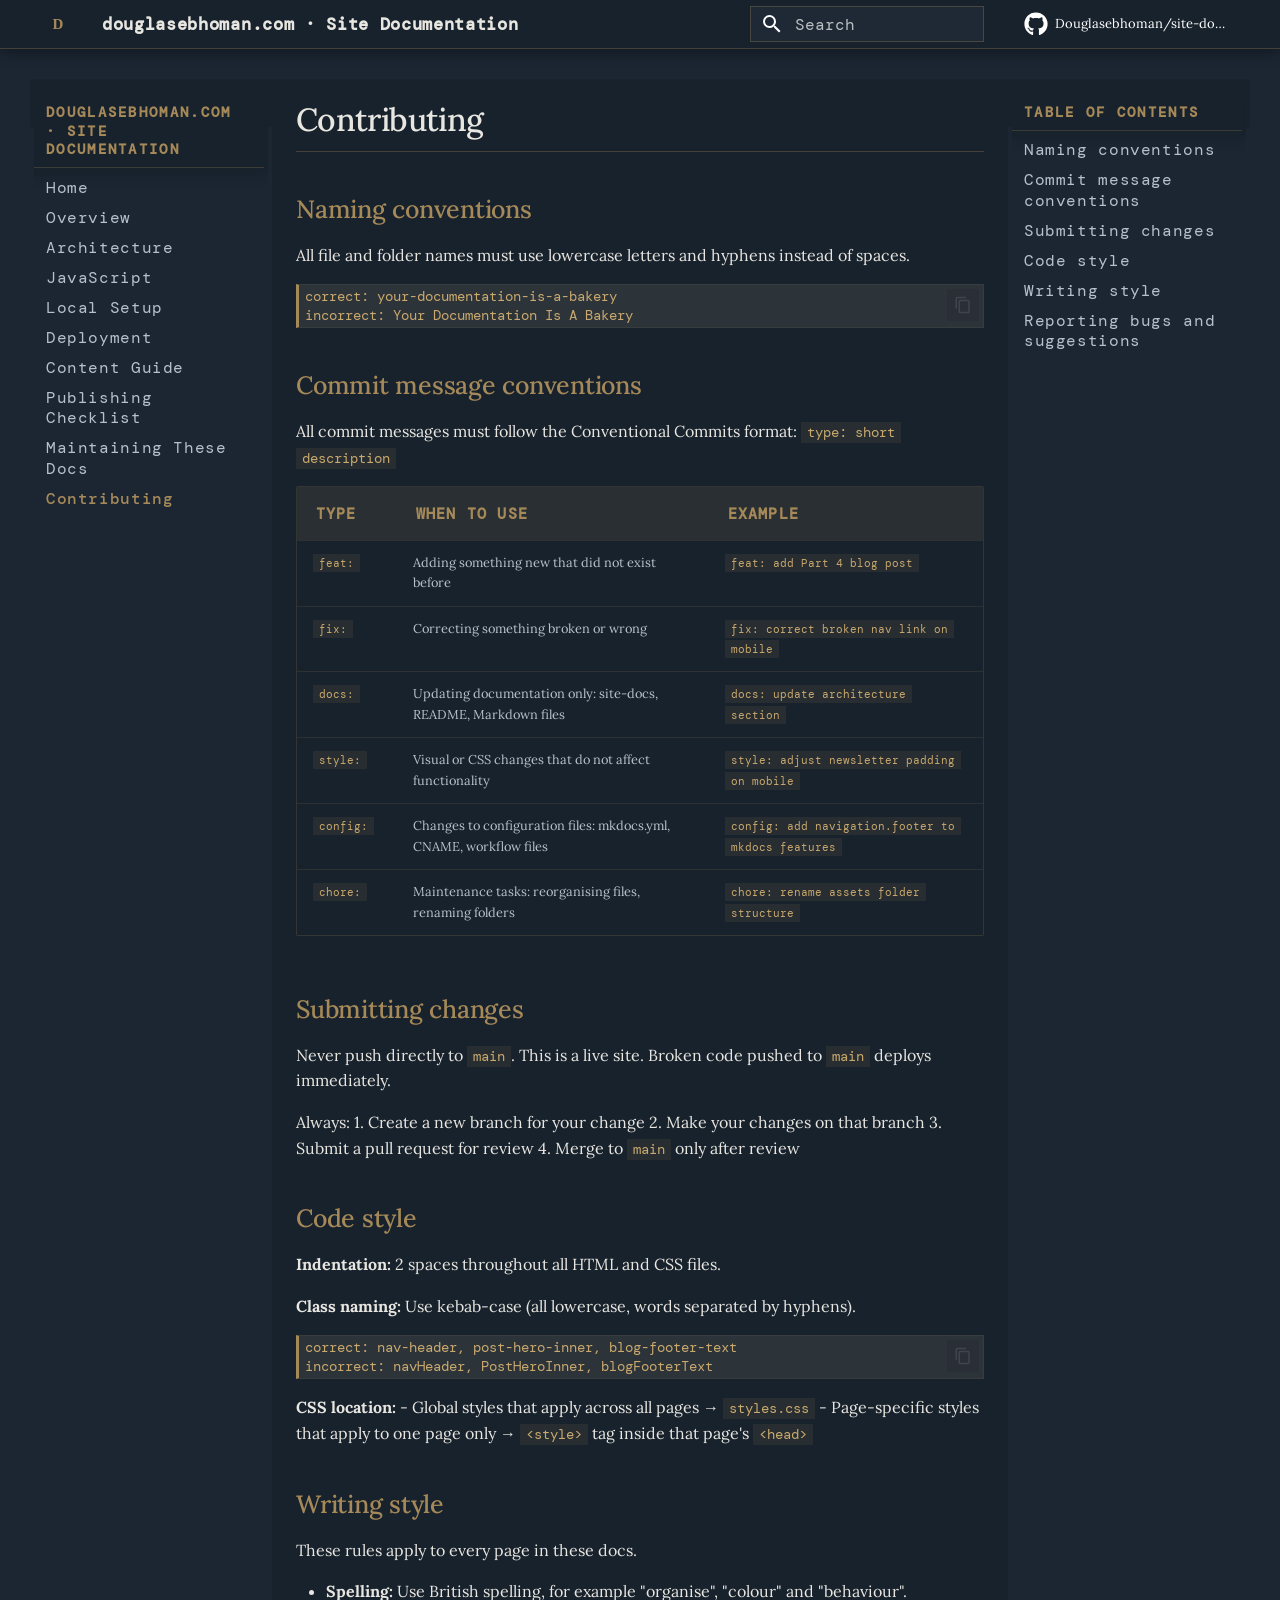
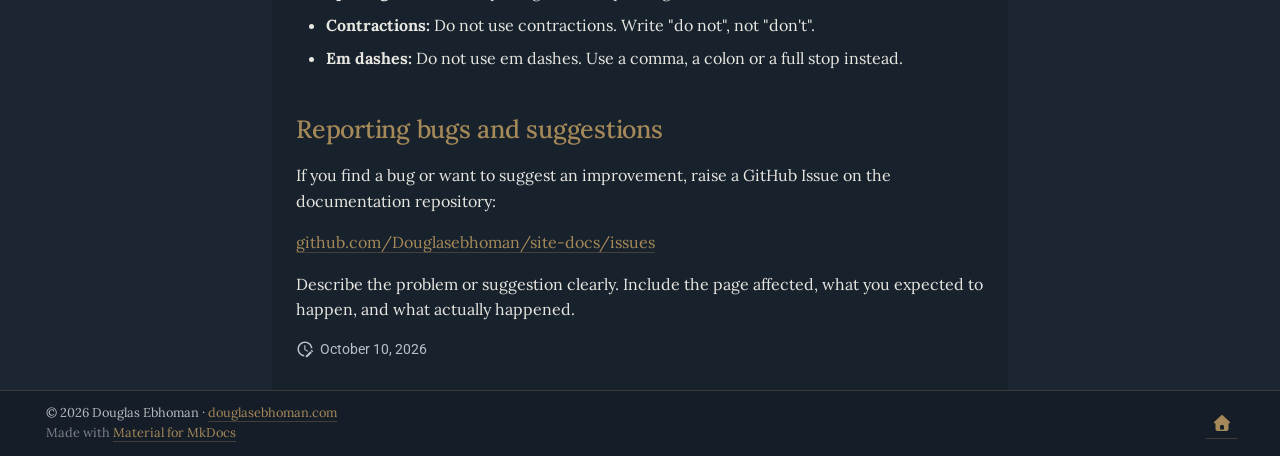
<file: contributing/index.html>
<!doctype html>
<html lang="en" class="no-js">
  <head>
    
      <meta charset="utf-8">
      <meta name="viewport" content="width=device-width,initial-scale=1">
      
        <meta name="description" content="Technical documentation for douglasebhoman.com: architecture, local setup, deployment, and contributing guidelines.">
      
      
        <meta name="author" content="Douglas Ebhoman">
      
      
        <link rel="canonical" href="https://douglasebhoman.com/site-docs/contributing/">
      
      
        <link rel="prev" href="../maintaining-these-docs/">
      
      
      
        
      
      
      <link rel="icon" href="../assets/images/favicon.png">
      <meta name="generator" content="mkdocs-1.6.1, mkdocs-material-9.7.6">
    
    
      
        <title>Contributing - douglasebhoman.com · Site Documentation</title>
      
    
    
      <link rel="stylesheet" href="../assets/stylesheets/main.484c7ddc.min.css">
      
        
        <link rel="stylesheet" href="../assets/stylesheets/palette.ab4e12ef.min.css">
      
      


    
    
      
    
    
      
        
        
        <link rel="preconnect" href="https://fonts.gstatic.com" crossorigin>
        <link rel="stylesheet" href="https://fonts.googleapis.com/css?family=Roboto:300,300i,400,400i,700,700i%7CRoboto+Mono:400,400i,700,700i&display=fallback">
        <style>:root{--md-text-font:"Roboto";--md-code-font:"Roboto Mono"}</style>
      
    
    
      <link rel="stylesheet" href="../stylesheets/brand.css">
    
    <script>__md_scope=new URL("..",location),__md_hash=e=>[...e].reduce(((e,_)=>(e<<5)-e+_.charCodeAt(0)),0),__md_get=(e,_=localStorage,t=__md_scope)=>JSON.parse(_.getItem(t.pathname+"."+e)),__md_set=(e,_,t=localStorage,a=__md_scope)=>{try{t.setItem(a.pathname+"."+e,JSON.stringify(_))}catch(e){}}</script>
    
      

    
    
  </head>
  
  
    
    
    
    
    
    <body dir="ltr" data-md-color-scheme="slate" data-md-color-primary="custom" data-md-color-accent="custom">
  
    
    <input class="md-toggle" data-md-toggle="drawer" type="checkbox" id="__drawer" autocomplete="off">
    <input class="md-toggle" data-md-toggle="search" type="checkbox" id="__search" autocomplete="off">
    <label class="md-overlay" for="__drawer"></label>
    <div data-md-component="skip">
      
        
        <a href="#contributing" class="md-skip">
          Skip to content
        </a>
      
    </div>
    <div data-md-component="announce">
      
    </div>
    
    
      

  

<header class="md-header md-header--shadow" data-md-component="header">
  <nav class="md-header__inner md-grid" aria-label="Header">
    <a href=".." title="douglasebhoman.com · Site Documentation" class="md-header__button md-logo" aria-label="douglasebhoman.com · Site Documentation" data-md-component="logo">
      
  <img src="../assets/logo.svg" alt="logo">

    </a>
    <label class="md-header__button md-icon" for="__drawer">
      
      <svg xmlns="http://www.w3.org/2000/svg" viewBox="0 0 24 24"><path d="M3 6h18v2H3zm0 5h18v2H3zm0 5h18v2H3z"/></svg>
    </label>
    <div class="md-header__title" data-md-component="header-title">
      <div class="md-header__ellipsis">
        <div class="md-header__topic">
          <span class="md-ellipsis">
            douglasebhoman.com · Site Documentation
          </span>
        </div>
        <div class="md-header__topic" data-md-component="header-topic">
          <span class="md-ellipsis">
            
              Contributing
            
          </span>
        </div>
      </div>
    </div>
    
      
    
    
    
    
      
      
        <label class="md-header__button md-icon" for="__search">
          
          <svg xmlns="http://www.w3.org/2000/svg" viewBox="0 0 24 24"><path d="M9.5 3A6.5 6.5 0 0 1 16 9.5c0 1.61-.59 3.09-1.56 4.23l.27.27h.79l5 5-1.5 1.5-5-5v-.79l-.27-.27A6.52 6.52 0 0 1 9.5 16 6.5 6.5 0 0 1 3 9.5 6.5 6.5 0 0 1 9.5 3m0 2C7 5 5 7 5 9.5S7 14 9.5 14 14 12 14 9.5 12 5 9.5 5"/></svg>
        </label>
        <div class="md-search" data-md-component="search" role="dialog">
  <label class="md-search__overlay" for="__search"></label>
  <div class="md-search__inner" role="search">
    <form class="md-search__form" name="search">
      <input type="text" class="md-search__input" name="query" aria-label="Search" placeholder="Search" autocapitalize="off" autocorrect="off" autocomplete="off" spellcheck="false" data-md-component="search-query" required>
      <label class="md-search__icon md-icon" for="__search">
        
        <svg xmlns="http://www.w3.org/2000/svg" viewBox="0 0 24 24"><path d="M9.5 3A6.5 6.5 0 0 1 16 9.5c0 1.61-.59 3.09-1.56 4.23l.27.27h.79l5 5-1.5 1.5-5-5v-.79l-.27-.27A6.52 6.52 0 0 1 9.5 16 6.5 6.5 0 0 1 3 9.5 6.5 6.5 0 0 1 9.5 3m0 2C7 5 5 7 5 9.5S7 14 9.5 14 14 12 14 9.5 12 5 9.5 5"/></svg>
        
        <svg xmlns="http://www.w3.org/2000/svg" viewBox="0 0 24 24"><path d="M20 11v2H8l5.5 5.5-1.42 1.42L4.16 12l7.92-7.92L13.5 5.5 8 11z"/></svg>
      </label>
      <nav class="md-search__options" aria-label="Search">
        
        <button type="reset" class="md-search__icon md-icon" title="Clear" aria-label="Clear" tabindex="-1">
          
          <svg xmlns="http://www.w3.org/2000/svg" viewBox="0 0 24 24"><path d="M19 6.41 17.59 5 12 10.59 6.41 5 5 6.41 10.59 12 5 17.59 6.41 19 12 13.41 17.59 19 19 17.59 13.41 12z"/></svg>
        </button>
      </nav>
      
        <div class="md-search__suggest" data-md-component="search-suggest"></div>
      
    </form>
    <div class="md-search__output">
      <div class="md-search__scrollwrap" tabindex="0" data-md-scrollfix>
        <div class="md-search-result" data-md-component="search-result">
          <div class="md-search-result__meta">
            Initializing search
          </div>
          <ol class="md-search-result__list" role="presentation"></ol>
        </div>
      </div>
    </div>
  </div>
</div>
      
    
    
      <div class="md-header__source">
        <a href="https://github.com/Douglasebhoman/site-docs" title="Go to repository" class="md-source" data-md-component="source">
  <div class="md-source__icon md-icon">
    
    <svg xmlns="http://www.w3.org/2000/svg" viewBox="0 0 512 512"><!--! Font Awesome Free 7.1.0 by @fontawesome - https://fontawesome.com License - https://fontawesome.com/license/free (Icons: CC BY 4.0, Fonts: SIL OFL 1.1, Code: MIT License) Copyright 2025 Fonticons, Inc.--><path d="M173.9 397.4c0 2-2.3 3.6-5.2 3.6-3.3.3-5.6-1.3-5.6-3.6 0-2 2.3-3.6 5.2-3.6 3-.3 5.6 1.3 5.6 3.6m-31.1-4.5c-.7 2 1.3 4.3 4.3 4.9 2.6 1 5.6 0 6.2-2s-1.3-4.3-4.3-5.2c-2.6-.7-5.5.3-6.2 2.3m44.2-1.7c-2.9.7-4.9 2.6-4.6 4.9.3 2 2.9 3.3 5.9 2.6 2.9-.7 4.9-2.6 4.6-4.6-.3-1.9-3-3.2-5.9-2.9M252.8 8C114.1 8 8 113.3 8 252c0 110.9 69.8 205.8 169.5 239.2 12.8 2.3 17.3-5.6 17.3-12.1 0-6.2-.3-40.4-.3-61.4 0 0-70 15-84.7-29.8 0 0-11.4-29.1-27.8-36.6 0 0-22.9-15.7 1.6-15.4 0 0 24.9 2 38.6 25.8 21.9 38.6 58.6 27.5 72.9 20.9 2.3-16 8.8-27.1 16-33.7-55.9-6.2-112.3-14.3-112.3-110.5 0-27.5 7.6-41.3 23.6-58.9-2.6-6.5-11.1-33.3 2.6-67.9 20.9-6.5 69 27 69 27 20-5.6 41.5-8.5 62.8-8.5s42.8 2.9 62.8 8.5c0 0 48.1-33.6 69-27 13.7 34.7 5.2 61.4 2.6 67.9 16 17.7 25.8 31.5 25.8 58.9 0 96.5-58.9 104.2-114.8 110.5 9.2 7.9 17 22.9 17 46.4 0 33.7-.3 75.4-.3 83.6 0 6.5 4.6 14.4 17.3 12.1C436.2 457.8 504 362.9 504 252 504 113.3 391.5 8 252.8 8M105.2 352.9c-1.3 1-1 3.3.7 5.2 1.6 1.6 3.9 2.3 5.2 1 1.3-1 1-3.3-.7-5.2-1.6-1.6-3.9-2.3-5.2-1m-10.8-8.1c-.7 1.3.3 2.9 2.3 3.9 1.6 1 3.6.7 4.3-.7.7-1.3-.3-2.9-2.3-3.9-2-.6-3.6-.3-4.3.7m32.4 35.6c-1.6 1.3-1 4.3 1.3 6.2 2.3 2.3 5.2 2.6 6.5 1 1.3-1.3.7-4.3-1.3-6.2-2.2-2.3-5.2-2.6-6.5-1m-11.4-14.7c-1.6 1-1.6 3.6 0 5.9s4.3 3.3 5.6 2.3c1.6-1.3 1.6-3.9 0-6.2-1.4-2.3-4-3.3-5.6-2"/></svg>
  </div>
  <div class="md-source__repository">
    Douglasebhoman/site-docs
  </div>
</a>
      </div>
    
  </nav>
  
</header>
    
    <div class="md-container" data-md-component="container">
      
      
        
          
        
      
      <main class="md-main" data-md-component="main">
        <div class="md-main__inner md-grid">
          
            
              
              <div class="md-sidebar md-sidebar--primary" data-md-component="sidebar" data-md-type="navigation" >
                <div class="md-sidebar__scrollwrap">
                  <div class="md-sidebar__inner">
                    



<nav class="md-nav md-nav--primary" aria-label="Navigation" data-md-level="0">
  <label class="md-nav__title" for="__drawer">
    <a href=".." title="douglasebhoman.com · Site Documentation" class="md-nav__button md-logo" aria-label="douglasebhoman.com · Site Documentation" data-md-component="logo">
      
  <img src="../assets/logo.svg" alt="logo">

    </a>
    douglasebhoman.com · Site Documentation
  </label>
  
    <div class="md-nav__source">
      <a href="https://github.com/Douglasebhoman/site-docs" title="Go to repository" class="md-source" data-md-component="source">
  <div class="md-source__icon md-icon">
    
    <svg xmlns="http://www.w3.org/2000/svg" viewBox="0 0 512 512"><!--! Font Awesome Free 7.1.0 by @fontawesome - https://fontawesome.com License - https://fontawesome.com/license/free (Icons: CC BY 4.0, Fonts: SIL OFL 1.1, Code: MIT License) Copyright 2025 Fonticons, Inc.--><path d="M173.9 397.4c0 2-2.3 3.6-5.2 3.6-3.3.3-5.6-1.3-5.6-3.6 0-2 2.3-3.6 5.2-3.6 3-.3 5.6 1.3 5.6 3.6m-31.1-4.5c-.7 2 1.3 4.3 4.3 4.9 2.6 1 5.6 0 6.2-2s-1.3-4.3-4.3-5.2c-2.6-.7-5.5.3-6.2 2.3m44.2-1.7c-2.9.7-4.9 2.6-4.6 4.9.3 2 2.9 3.3 5.9 2.6 2.9-.7 4.9-2.6 4.6-4.6-.3-1.9-3-3.2-5.9-2.9M252.8 8C114.1 8 8 113.3 8 252c0 110.9 69.8 205.8 169.5 239.2 12.8 2.3 17.3-5.6 17.3-12.1 0-6.2-.3-40.4-.3-61.4 0 0-70 15-84.7-29.8 0 0-11.4-29.1-27.8-36.6 0 0-22.9-15.7 1.6-15.4 0 0 24.9 2 38.6 25.8 21.9 38.6 58.6 27.5 72.9 20.9 2.3-16 8.8-27.1 16-33.7-55.9-6.2-112.3-14.3-112.3-110.5 0-27.5 7.6-41.3 23.6-58.9-2.6-6.5-11.1-33.3 2.6-67.9 20.9-6.5 69 27 69 27 20-5.6 41.5-8.5 62.8-8.5s42.8 2.9 62.8 8.5c0 0 48.1-33.6 69-27 13.7 34.7 5.2 61.4 2.6 67.9 16 17.7 25.8 31.5 25.8 58.9 0 96.5-58.9 104.2-114.8 110.5 9.2 7.9 17 22.9 17 46.4 0 33.7-.3 75.4-.3 83.6 0 6.5 4.6 14.4 17.3 12.1C436.2 457.8 504 362.9 504 252 504 113.3 391.5 8 252.8 8M105.2 352.9c-1.3 1-1 3.3.7 5.2 1.6 1.6 3.9 2.3 5.2 1 1.3-1 1-3.3-.7-5.2-1.6-1.6-3.9-2.3-5.2-1m-10.8-8.1c-.7 1.3.3 2.9 2.3 3.9 1.6 1 3.6.7 4.3-.7.7-1.3-.3-2.9-2.3-3.9-2-.6-3.6-.3-4.3.7m32.4 35.6c-1.6 1.3-1 4.3 1.3 6.2 2.3 2.3 5.2 2.6 6.5 1 1.3-1.3.7-4.3-1.3-6.2-2.2-2.3-5.2-2.6-6.5-1m-11.4-14.7c-1.6 1-1.6 3.6 0 5.9s4.3 3.3 5.6 2.3c1.6-1.3 1.6-3.9 0-6.2-1.4-2.3-4-3.3-5.6-2"/></svg>
  </div>
  <div class="md-source__repository">
    Douglasebhoman/site-docs
  </div>
</a>
    </div>
  
  <ul class="md-nav__list" data-md-scrollfix>
    
      
      
  
  
  
  
    <li class="md-nav__item">
      <a href=".." class="md-nav__link">
        
  
  
  <span class="md-ellipsis">
    
  
    Home
  

    
  </span>
  
  

      </a>
    </li>
  

    
      
      
  
  
  
  
    <li class="md-nav__item">
      <a href="../overview/" class="md-nav__link">
        
  
  
  <span class="md-ellipsis">
    
  
    Overview
  

    
  </span>
  
  

      </a>
    </li>
  

    
      
      
  
  
  
  
    <li class="md-nav__item">
      <a href="../architecture/" class="md-nav__link">
        
  
  
  <span class="md-ellipsis">
    
  
    Architecture
  

    
  </span>
  
  

      </a>
    </li>
  

    
      
      
  
  
  
  
    <li class="md-nav__item">
      <a href="../javascript/" class="md-nav__link">
        
  
  
  <span class="md-ellipsis">
    
  
    JavaScript
  

    
  </span>
  
  

      </a>
    </li>
  

    
      
      
  
  
  
  
    <li class="md-nav__item">
      <a href="../local-setup/" class="md-nav__link">
        
  
  
  <span class="md-ellipsis">
    
  
    Local Setup
  

    
  </span>
  
  

      </a>
    </li>
  

    
      
      
  
  
  
  
    <li class="md-nav__item">
      <a href="../deployment/" class="md-nav__link">
        
  
  
  <span class="md-ellipsis">
    
  
    Deployment
  

    
  </span>
  
  

      </a>
    </li>
  

    
      
      
  
  
  
  
    <li class="md-nav__item">
      <a href="../content-guide/" class="md-nav__link">
        
  
  
  <span class="md-ellipsis">
    
  
    Content Guide
  

    
  </span>
  
  

      </a>
    </li>
  

    
      
      
  
  
  
  
    <li class="md-nav__item">
      <a href="../publishing-checklist/" class="md-nav__link">
        
  
  
  <span class="md-ellipsis">
    
  
    Publishing Checklist
  

    
  </span>
  
  

      </a>
    </li>
  

    
      
      
  
  
  
  
    <li class="md-nav__item">
      <a href="../maintaining-these-docs/" class="md-nav__link">
        
  
  
  <span class="md-ellipsis">
    
  
    Maintaining These Docs
  

    
  </span>
  
  

      </a>
    </li>
  

    
      
      
  
  
    
  
  
  
    <li class="md-nav__item md-nav__item--active">
      
      <input class="md-nav__toggle md-toggle" type="checkbox" id="__toc">
      
      
        
      
      
        <label class="md-nav__link md-nav__link--active" for="__toc">
          
  
  
  <span class="md-ellipsis">
    
  
    Contributing
  

    
  </span>
  
  

          <span class="md-nav__icon md-icon"></span>
        </label>
      
      <a href="./" class="md-nav__link md-nav__link--active">
        
  
  
  <span class="md-ellipsis">
    
  
    Contributing
  

    
  </span>
  
  

      </a>
      
        

<nav class="md-nav md-nav--secondary" aria-label="Table of contents">
  
  
  
    
  
  
    <label class="md-nav__title" for="__toc">
      <span class="md-nav__icon md-icon"></span>
      Table of contents
    </label>
    <ul class="md-nav__list" data-md-component="toc" data-md-scrollfix>
      
        <li class="md-nav__item">
  <a href="#naming-conventions" class="md-nav__link">
    <span class="md-ellipsis">
      
        Naming conventions
      
    </span>
  </a>
  
</li>
      
        <li class="md-nav__item">
  <a href="#commit-message-conventions" class="md-nav__link">
    <span class="md-ellipsis">
      
        Commit message conventions
      
    </span>
  </a>
  
</li>
      
        <li class="md-nav__item">
  <a href="#submitting-changes" class="md-nav__link">
    <span class="md-ellipsis">
      
        Submitting changes
      
    </span>
  </a>
  
</li>
      
        <li class="md-nav__item">
  <a href="#code-style" class="md-nav__link">
    <span class="md-ellipsis">
      
        Code style
      
    </span>
  </a>
  
</li>
      
        <li class="md-nav__item">
  <a href="#writing-style" class="md-nav__link">
    <span class="md-ellipsis">
      
        Writing style
      
    </span>
  </a>
  
</li>
      
        <li class="md-nav__item">
  <a href="#reporting-bugs-and-suggestions" class="md-nav__link">
    <span class="md-ellipsis">
      
        Reporting bugs and suggestions
      
    </span>
  </a>
  
</li>
      
    </ul>
  
</nav>
      
    </li>
  

    
  </ul>
</nav>
                  </div>
                </div>
              </div>
            
            
              
              <div class="md-sidebar md-sidebar--secondary" data-md-component="sidebar" data-md-type="toc" >
                <div class="md-sidebar__scrollwrap">
                  <div class="md-sidebar__inner">
                    

<nav class="md-nav md-nav--secondary" aria-label="Table of contents">
  
  
  
    
  
  
    <label class="md-nav__title" for="__toc">
      <span class="md-nav__icon md-icon"></span>
      Table of contents
    </label>
    <ul class="md-nav__list" data-md-component="toc" data-md-scrollfix>
      
        <li class="md-nav__item">
  <a href="#naming-conventions" class="md-nav__link">
    <span class="md-ellipsis">
      
        Naming conventions
      
    </span>
  </a>
  
</li>
      
        <li class="md-nav__item">
  <a href="#commit-message-conventions" class="md-nav__link">
    <span class="md-ellipsis">
      
        Commit message conventions
      
    </span>
  </a>
  
</li>
      
        <li class="md-nav__item">
  <a href="#submitting-changes" class="md-nav__link">
    <span class="md-ellipsis">
      
        Submitting changes
      
    </span>
  </a>
  
</li>
      
        <li class="md-nav__item">
  <a href="#code-style" class="md-nav__link">
    <span class="md-ellipsis">
      
        Code style
      
    </span>
  </a>
  
</li>
      
        <li class="md-nav__item">
  <a href="#writing-style" class="md-nav__link">
    <span class="md-ellipsis">
      
        Writing style
      
    </span>
  </a>
  
</li>
      
        <li class="md-nav__item">
  <a href="#reporting-bugs-and-suggestions" class="md-nav__link">
    <span class="md-ellipsis">
      
        Reporting bugs and suggestions
      
    </span>
  </a>
  
</li>
      
    </ul>
  
</nav>
                  </div>
                </div>
              </div>
            
          
          
            <div class="md-content" data-md-component="content">
              
              <article class="md-content__inner md-typeset">
                
                  


  
  


<h1 id="contributing">Contributing</h1>
<h2 id="naming-conventions">Naming conventions</h2>
<p>All file and folder names must use lowercase letters and hyphens instead of spaces.</p>
<div class="highlight"><pre><span></span><code><a id="__codelineno-0-1" name="__codelineno-0-1" href="#__codelineno-0-1"></a>correct: your-documentation-is-a-bakery
<a id="__codelineno-0-2" name="__codelineno-0-2" href="#__codelineno-0-2"></a>incorrect: Your Documentation Is A Bakery
</code></pre></div>
<h2 id="commit-message-conventions">Commit message conventions</h2>
<p>All commit messages must follow the Conventional Commits format: <code>type: short description</code></p>
<table>
<thead>
<tr>
<th>Type</th>
<th>When to use</th>
<th>Example</th>
</tr>
</thead>
<tbody>
<tr>
<td><code>feat:</code></td>
<td>Adding something new that did not exist before</td>
<td><code>feat: add Part 4 blog post</code></td>
</tr>
<tr>
<td><code>fix:</code></td>
<td>Correcting something broken or wrong</td>
<td><code>fix: correct broken nav link on mobile</code></td>
</tr>
<tr>
<td><code>docs:</code></td>
<td>Updating documentation only: site-docs, README, Markdown files</td>
<td><code>docs: update architecture section</code></td>
</tr>
<tr>
<td><code>style:</code></td>
<td>Visual or CSS changes that do not affect functionality</td>
<td><code>style: adjust newsletter padding on mobile</code></td>
</tr>
<tr>
<td><code>config:</code></td>
<td>Changes to configuration files: mkdocs.yml, CNAME, workflow files</td>
<td><code>config: add navigation.footer to mkdocs features</code></td>
</tr>
<tr>
<td><code>chore:</code></td>
<td>Maintenance tasks: reorganising files, renaming folders</td>
<td><code>chore: rename assets folder structure</code></td>
</tr>
</tbody>
</table>
<h2 id="submitting-changes">Submitting changes</h2>
<p>Never push directly to <code>main</code>. This is a live site. Broken code pushed to <code>main</code> deploys immediately.</p>
<p>Always:
1. Create a new branch for your change
2. Make your changes on that branch
3. Submit a pull request for review
4. Merge to <code>main</code> only after review</p>
<h2 id="code-style">Code style</h2>
<p><strong>Indentation:</strong> 2 spaces throughout all HTML and CSS files.</p>
<p><strong>Class naming:</strong> Use kebab-case (all lowercase, words separated by hyphens).</p>
<div class="highlight"><pre><span></span><code><a id="__codelineno-1-1" name="__codelineno-1-1" href="#__codelineno-1-1"></a>correct: nav-header, post-hero-inner, blog-footer-text
<a id="__codelineno-1-2" name="__codelineno-1-2" href="#__codelineno-1-2"></a>incorrect: navHeader, PostHeroInner, blogFooterText
</code></pre></div>
<p><strong>CSS location:</strong>
- Global styles that apply across all pages → <code>styles.css</code>
- Page-specific styles that apply to one page only → <code>&lt;style&gt;</code> tag inside that page's <code>&lt;head&gt;</code></p>
<h2 id="writing-style">Writing style</h2>
<p>These rules apply to every page in these docs.</p>
<ul>
<li><strong>Spelling:</strong> Use British spelling, for example "organise", "colour" and "behaviour".</li>
<li><strong>Contractions:</strong> Do not use contractions. Write "do not", not "don't".</li>
<li><strong>Em dashes:</strong> Do not use em dashes. Use a comma, a colon or a full stop instead.</li>
</ul>
<h2 id="reporting-bugs-and-suggestions">Reporting bugs and suggestions</h2>
<p>If you find a bug or want to suggest an improvement, raise a GitHub Issue on the documentation repository:</p>
<p><a href="https://github.com/Douglasebhoman/site-docs/issues">github.com/Douglasebhoman/site-docs/issues</a></p>
<p>Describe the problem or suggestion clearly. Include the page affected, what you expected to happen, and what actually happened.</p>







  
    
  
  


  <aside class="md-source-file">
    
      
  <span class="md-source-file__fact">
    <span class="md-icon" title="Last update">
      <svg xmlns="http://www.w3.org/2000/svg" viewBox="0 0 24 24"><path d="M21 13.1c-.1 0-.3.1-.4.2l-1 1 2.1 2.1 1-1c.2-.2.2-.6 0-.8l-1.3-1.3c-.1-.1-.2-.2-.4-.2m-1.9 1.8-6.1 6V23h2.1l6.1-6.1zM12.5 7v5.2l4 2.4-1 1L11 13V7zM11 21.9c-5.1-.5-9-4.8-9-9.9C2 6.5 6.5 2 12 2c5.3 0 9.6 4.1 10 9.3-.3-.1-.6-.2-1-.2s-.7.1-1 .2C19.6 7.2 16.2 4 12 4c-4.4 0-8 3.6-8 8 0 4.1 3.1 7.5 7.1 7.9l-.1.2z"/></svg>
    </span>
    <span class="git-revision-date-localized-plugin git-revision-date-localized-plugin-date" title="October 10, 2026 20:16:35 UTC">October 10, 2026</span>
  </span>

    
    
    
    
  </aside>





                
              </article>
            </div>
          
          
<script>var target=document.getElementById(location.hash.slice(1));target&&target.name&&(target.checked=target.name.startsWith("__tabbed_"))</script>
        </div>
        
          <button type="button" class="md-top md-icon" data-md-component="top" hidden>
  
  <svg xmlns="http://www.w3.org/2000/svg" viewBox="0 0 24 24"><path d="M13 20h-2V8l-5.5 5.5-1.42-1.42L12 4.16l7.92 7.92-1.42 1.42L13 8z"/></svg>
  Back to top
</button>
        
      </main>
      
        <footer class="md-footer">
  
  <div class="md-footer-meta md-typeset">
    <div class="md-footer-meta__inner md-grid">
      <div class="md-copyright">
  
    <div class="md-copyright__highlight">
      © 2026 Douglas Ebhoman · <a href="https://douglasebhoman.com">douglasebhoman.com</a>
    </div>
  
  
    Made with
    <a href="https://squidfunk.github.io/mkdocs-material/" target="_blank" rel="noopener">
      Material for MkDocs
    </a>
  
</div>
      
        
<div class="md-social">
  
    
    
    
    
    <a href="https://douglasebhoman.com" target="_blank" rel="noopener" title="douglasebhoman.com" class="md-social__link">
      <svg xmlns="http://www.w3.org/2000/svg" viewBox="0 0 512 512"><!--! Font Awesome Free 7.1.0 by @fontawesome - https://fontawesome.com License - https://fontawesome.com/license/free (Icons: CC BY 4.0, Fonts: SIL OFL 1.1, Code: MIT License) Copyright 2025 Fonticons, Inc.--><path d="M277.8 8.6c-12.3-11.4-31.3-11.4-43.5 0l-224 208c-9.6 9-12.8 22.9-8 35.1S18.8 272 32 272h16v176c0 35.3 28.7 64 64 64h288c35.3 0 64-28.7 64-64V272h16c13.2 0 25-8.1 29.8-20.3s1.6-26.2-8-35.1zM240 320h32c26.5 0 48 21.5 48 48v96H192v-96c0-26.5 21.5-48 48-48"/></svg>
    </a>
  
</div>
      
    </div>
  </div>
</footer>
      
    </div>
    <div class="md-dialog" data-md-component="dialog">
      <div class="md-dialog__inner md-typeset"></div>
    </div>
    
    
    
      
      
      <script id="__config" type="application/json">{"annotate": null, "base": "..", "features": ["navigation.instant", "navigation.top", "navigation.sections", "search.highlight", "search.suggest", "content.code.copy"], "search": "../assets/javascripts/workers/search.2c215733.min.js", "tags": null, "translations": {"clipboard.copied": "Copied to clipboard", "clipboard.copy": "Copy to clipboard", "search.result.more.one": "1 more on this page", "search.result.more.other": "# more on this page", "search.result.none": "No matching documents", "search.result.one": "1 matching document", "search.result.other": "# matching documents", "search.result.placeholder": "Type to start searching", "search.result.term.missing": "Missing", "select.version": "Select version"}, "version": null}</script>
    
    
      <script src="../assets/javascripts/bundle.79ae519e.min.js"></script>
      
    
  </body>
</html>
</file>
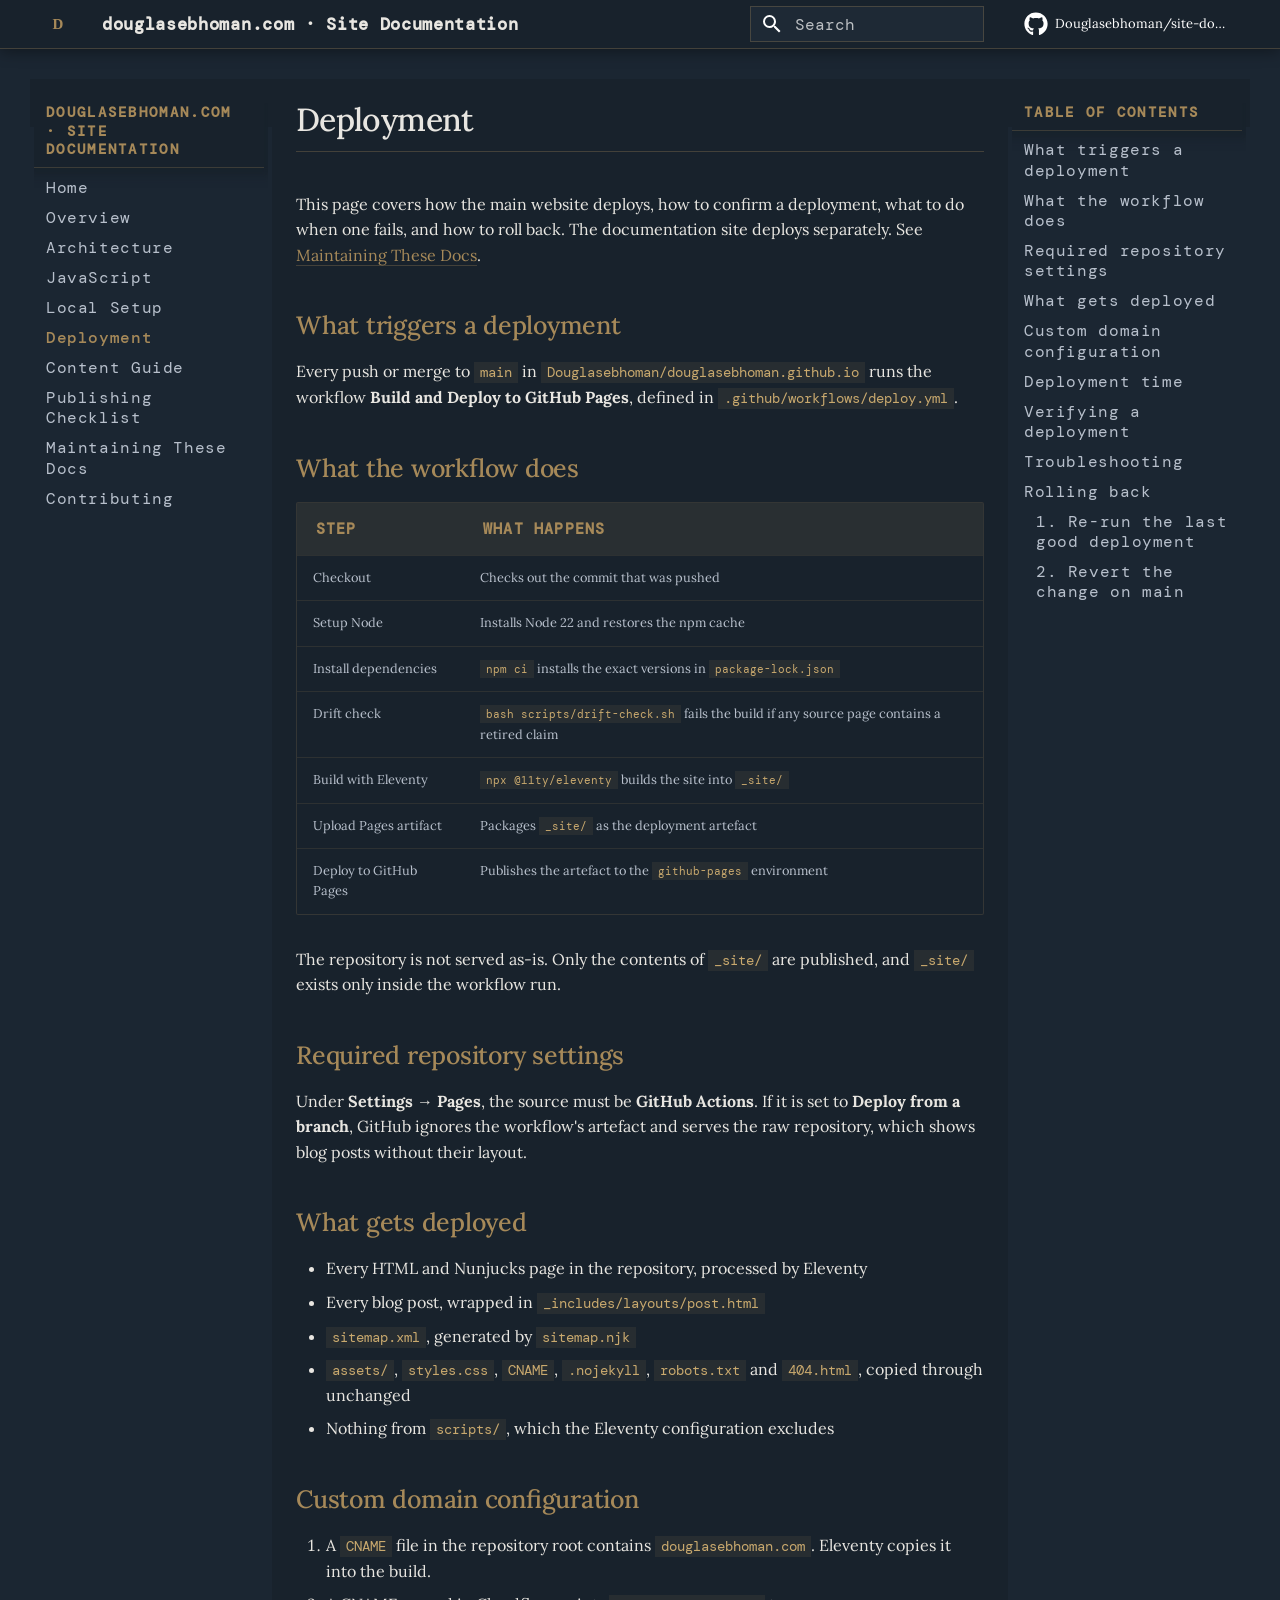
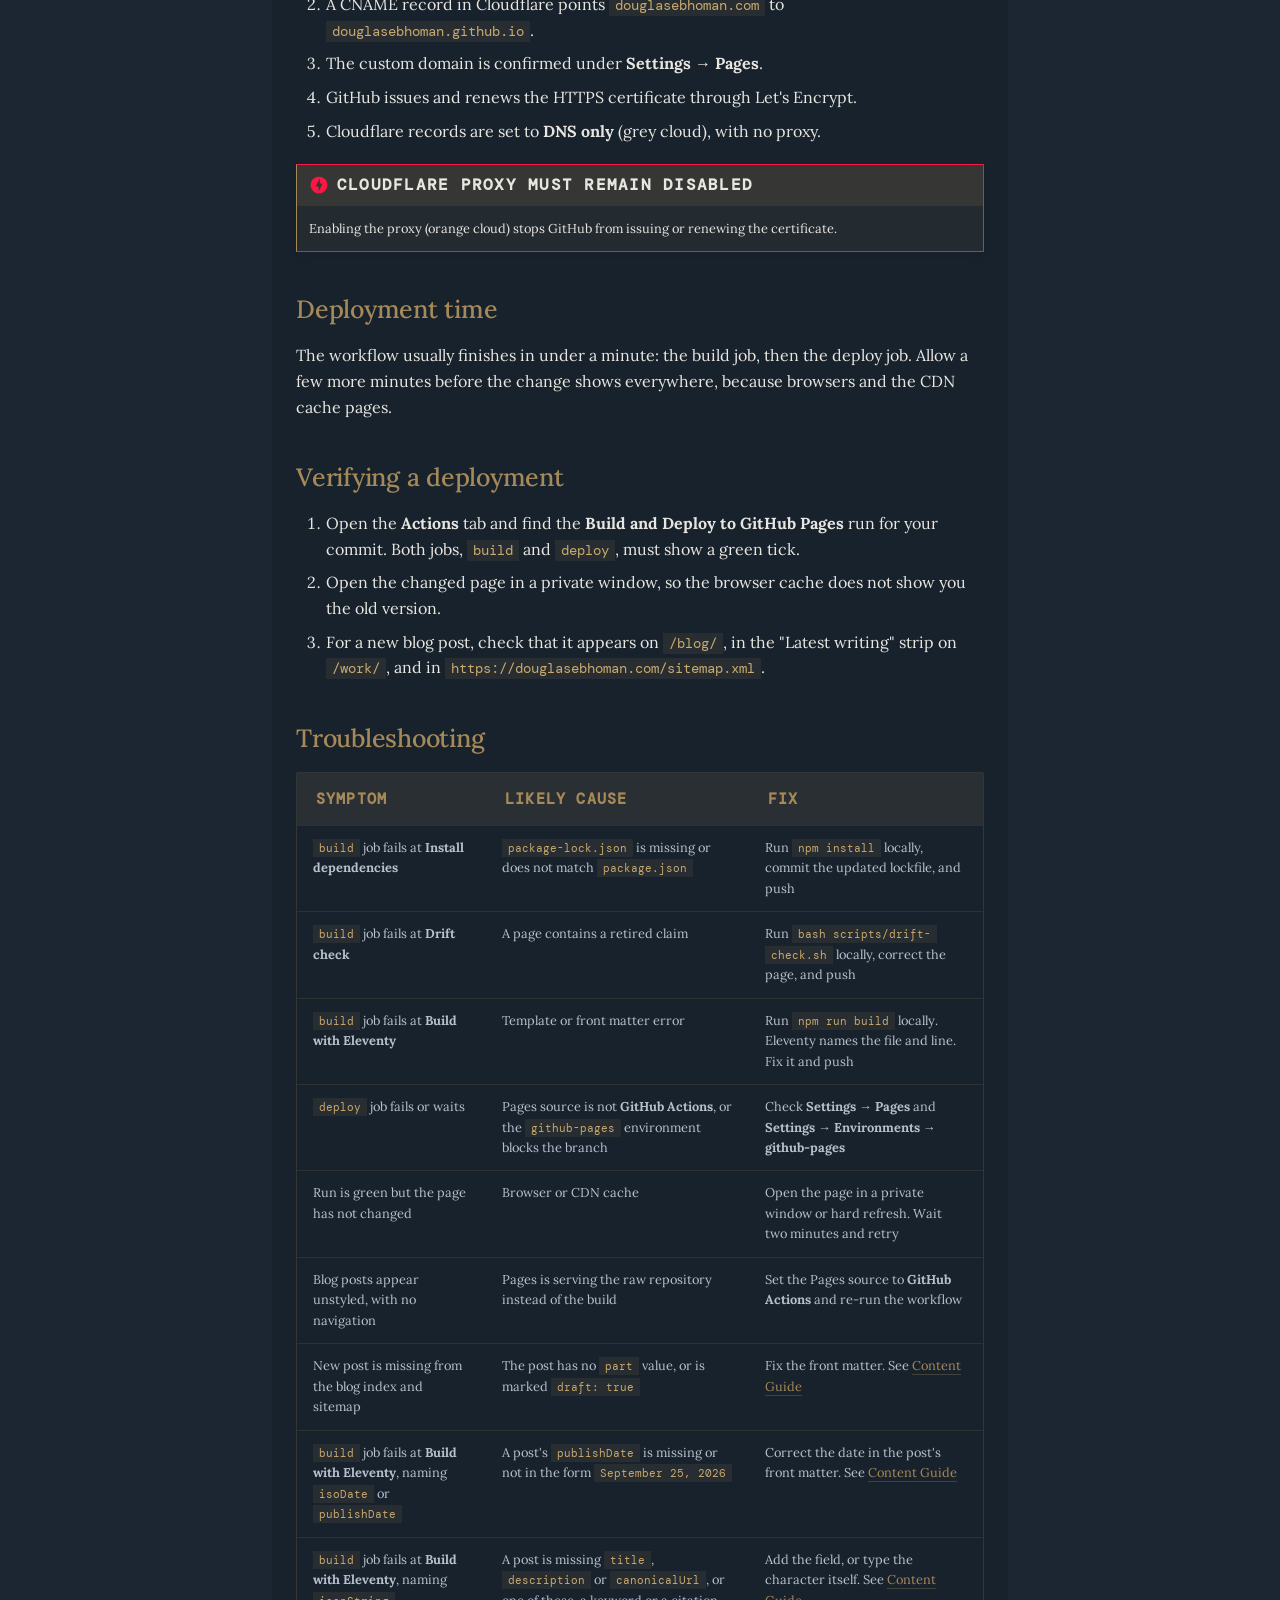
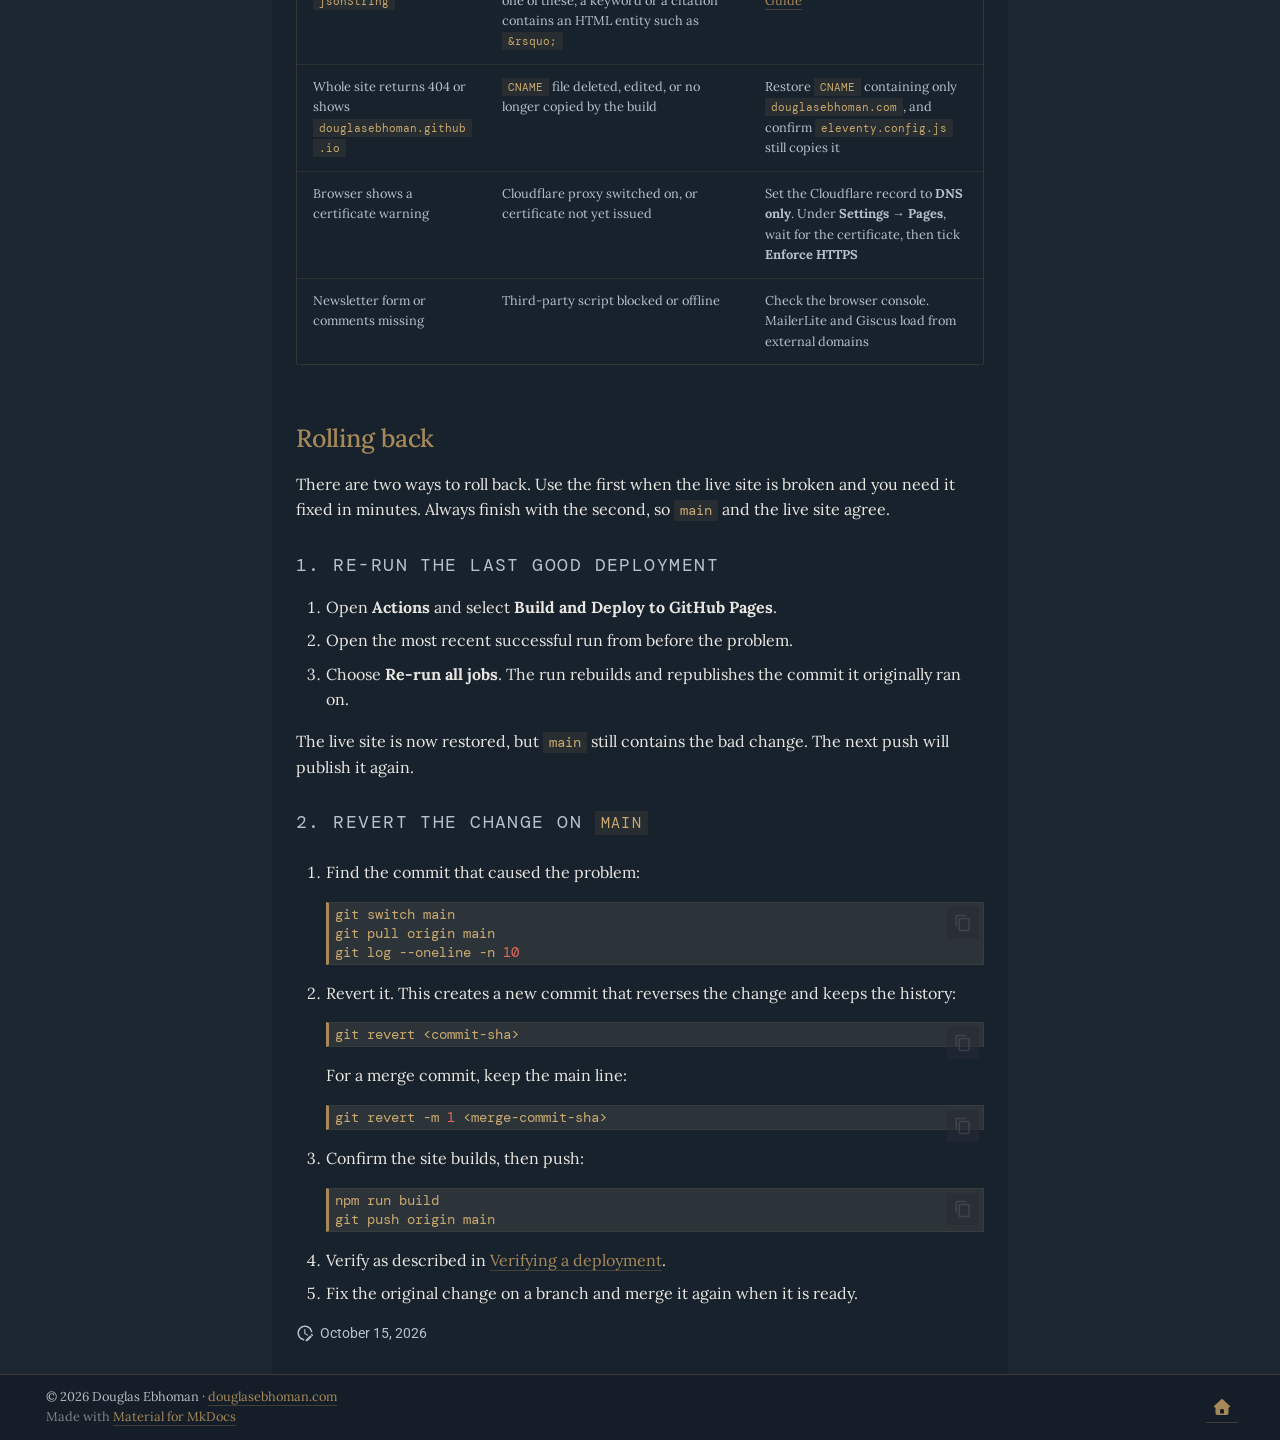
<file: deployment/index.html>
<!doctype html>
<html lang="en" class="no-js">
  <head>
    
      <meta charset="utf-8">
      <meta name="viewport" content="width=device-width,initial-scale=1">
      
        <meta name="description" content="Technical documentation for douglasebhoman.com: architecture, local setup, deployment, and contributing guidelines.">
      
      
        <meta name="author" content="Douglas Ebhoman">
      
      
        <link rel="canonical" href="https://douglasebhoman.com/site-docs/deployment/">
      
      
        <link rel="prev" href="../local-setup/">
      
      
        <link rel="next" href="../content-guide/">
      
      
        
      
      
      <link rel="icon" href="../assets/images/favicon.png">
      <meta name="generator" content="mkdocs-1.6.1, mkdocs-material-9.7.6">
    
    
      
        <title>Deployment - douglasebhoman.com · Site Documentation</title>
      
    
    
      <link rel="stylesheet" href="../assets/stylesheets/main.484c7ddc.min.css">
      
        
        <link rel="stylesheet" href="../assets/stylesheets/palette.ab4e12ef.min.css">
      
      


    
    
      
    
    
      
        
        
        <link rel="preconnect" href="https://fonts.gstatic.com" crossorigin>
        <link rel="stylesheet" href="https://fonts.googleapis.com/css?family=Roboto:300,300i,400,400i,700,700i%7CRoboto+Mono:400,400i,700,700i&display=fallback">
        <style>:root{--md-text-font:"Roboto";--md-code-font:"Roboto Mono"}</style>
      
    
    
      <link rel="stylesheet" href="../stylesheets/brand.css">
    
    <script>__md_scope=new URL("..",location),__md_hash=e=>[...e].reduce(((e,_)=>(e<<5)-e+_.charCodeAt(0)),0),__md_get=(e,_=localStorage,t=__md_scope)=>JSON.parse(_.getItem(t.pathname+"."+e)),__md_set=(e,_,t=localStorage,a=__md_scope)=>{try{t.setItem(a.pathname+"."+e,JSON.stringify(_))}catch(e){}}</script>
    
      

    
    
  </head>
  
  
    
    
    
    
    
    <body dir="ltr" data-md-color-scheme="slate" data-md-color-primary="custom" data-md-color-accent="custom">
  
    
    <input class="md-toggle" data-md-toggle="drawer" type="checkbox" id="__drawer" autocomplete="off">
    <input class="md-toggle" data-md-toggle="search" type="checkbox" id="__search" autocomplete="off">
    <label class="md-overlay" for="__drawer"></label>
    <div data-md-component="skip">
      
        
        <a href="#deployment" class="md-skip">
          Skip to content
        </a>
      
    </div>
    <div data-md-component="announce">
      
    </div>
    
    
      

  

<header class="md-header md-header--shadow" data-md-component="header">
  <nav class="md-header__inner md-grid" aria-label="Header">
    <a href=".." title="douglasebhoman.com · Site Documentation" class="md-header__button md-logo" aria-label="douglasebhoman.com · Site Documentation" data-md-component="logo">
      
  <img src="../assets/logo.svg" alt="logo">

    </a>
    <label class="md-header__button md-icon" for="__drawer">
      
      <svg xmlns="http://www.w3.org/2000/svg" viewBox="0 0 24 24"><path d="M3 6h18v2H3zm0 5h18v2H3zm0 5h18v2H3z"/></svg>
    </label>
    <div class="md-header__title" data-md-component="header-title">
      <div class="md-header__ellipsis">
        <div class="md-header__topic">
          <span class="md-ellipsis">
            douglasebhoman.com · Site Documentation
          </span>
        </div>
        <div class="md-header__topic" data-md-component="header-topic">
          <span class="md-ellipsis">
            
              Deployment
            
          </span>
        </div>
      </div>
    </div>
    
      
    
    
    
    
      
      
        <label class="md-header__button md-icon" for="__search">
          
          <svg xmlns="http://www.w3.org/2000/svg" viewBox="0 0 24 24"><path d="M9.5 3A6.5 6.5 0 0 1 16 9.5c0 1.61-.59 3.09-1.56 4.23l.27.27h.79l5 5-1.5 1.5-5-5v-.79l-.27-.27A6.52 6.52 0 0 1 9.5 16 6.5 6.5 0 0 1 3 9.5 6.5 6.5 0 0 1 9.5 3m0 2C7 5 5 7 5 9.5S7 14 9.5 14 14 12 14 9.5 12 5 9.5 5"/></svg>
        </label>
        <div class="md-search" data-md-component="search" role="dialog">
  <label class="md-search__overlay" for="__search"></label>
  <div class="md-search__inner" role="search">
    <form class="md-search__form" name="search">
      <input type="text" class="md-search__input" name="query" aria-label="Search" placeholder="Search" autocapitalize="off" autocorrect="off" autocomplete="off" spellcheck="false" data-md-component="search-query" required>
      <label class="md-search__icon md-icon" for="__search">
        
        <svg xmlns="http://www.w3.org/2000/svg" viewBox="0 0 24 24"><path d="M9.5 3A6.5 6.5 0 0 1 16 9.5c0 1.61-.59 3.09-1.56 4.23l.27.27h.79l5 5-1.5 1.5-5-5v-.79l-.27-.27A6.52 6.52 0 0 1 9.5 16 6.5 6.5 0 0 1 3 9.5 6.5 6.5 0 0 1 9.5 3m0 2C7 5 5 7 5 9.5S7 14 9.5 14 14 12 14 9.5 12 5 9.5 5"/></svg>
        
        <svg xmlns="http://www.w3.org/2000/svg" viewBox="0 0 24 24"><path d="M20 11v2H8l5.5 5.5-1.42 1.42L4.16 12l7.92-7.92L13.5 5.5 8 11z"/></svg>
      </label>
      <nav class="md-search__options" aria-label="Search">
        
        <button type="reset" class="md-search__icon md-icon" title="Clear" aria-label="Clear" tabindex="-1">
          
          <svg xmlns="http://www.w3.org/2000/svg" viewBox="0 0 24 24"><path d="M19 6.41 17.59 5 12 10.59 6.41 5 5 6.41 10.59 12 5 17.59 6.41 19 12 13.41 17.59 19 19 17.59 13.41 12z"/></svg>
        </button>
      </nav>
      
        <div class="md-search__suggest" data-md-component="search-suggest"></div>
      
    </form>
    <div class="md-search__output">
      <div class="md-search__scrollwrap" tabindex="0" data-md-scrollfix>
        <div class="md-search-result" data-md-component="search-result">
          <div class="md-search-result__meta">
            Initializing search
          </div>
          <ol class="md-search-result__list" role="presentation"></ol>
        </div>
      </div>
    </div>
  </div>
</div>
      
    
    
      <div class="md-header__source">
        <a href="https://github.com/Douglasebhoman/site-docs" title="Go to repository" class="md-source" data-md-component="source">
  <div class="md-source__icon md-icon">
    
    <svg xmlns="http://www.w3.org/2000/svg" viewBox="0 0 512 512"><!--! Font Awesome Free 7.1.0 by @fontawesome - https://fontawesome.com License - https://fontawesome.com/license/free (Icons: CC BY 4.0, Fonts: SIL OFL 1.1, Code: MIT License) Copyright 2025 Fonticons, Inc.--><path d="M173.9 397.4c0 2-2.3 3.6-5.2 3.6-3.3.3-5.6-1.3-5.6-3.6 0-2 2.3-3.6 5.2-3.6 3-.3 5.6 1.3 5.6 3.6m-31.1-4.5c-.7 2 1.3 4.3 4.3 4.9 2.6 1 5.6 0 6.2-2s-1.3-4.3-4.3-5.2c-2.6-.7-5.5.3-6.2 2.3m44.2-1.7c-2.9.7-4.9 2.6-4.6 4.9.3 2 2.9 3.3 5.9 2.6 2.9-.7 4.9-2.6 4.6-4.6-.3-1.9-3-3.2-5.9-2.9M252.8 8C114.1 8 8 113.3 8 252c0 110.9 69.8 205.8 169.5 239.2 12.8 2.3 17.3-5.6 17.3-12.1 0-6.2-.3-40.4-.3-61.4 0 0-70 15-84.7-29.8 0 0-11.4-29.1-27.8-36.6 0 0-22.9-15.7 1.6-15.4 0 0 24.9 2 38.6 25.8 21.9 38.6 58.6 27.5 72.9 20.9 2.3-16 8.8-27.1 16-33.7-55.9-6.2-112.3-14.3-112.3-110.5 0-27.5 7.6-41.3 23.6-58.9-2.6-6.5-11.1-33.3 2.6-67.9 20.9-6.5 69 27 69 27 20-5.6 41.5-8.5 62.8-8.5s42.8 2.9 62.8 8.5c0 0 48.1-33.6 69-27 13.7 34.7 5.2 61.4 2.6 67.9 16 17.7 25.8 31.5 25.8 58.9 0 96.5-58.9 104.2-114.8 110.5 9.2 7.9 17 22.9 17 46.4 0 33.7-.3 75.4-.3 83.6 0 6.5 4.6 14.4 17.3 12.1C436.2 457.8 504 362.9 504 252 504 113.3 391.5 8 252.8 8M105.2 352.9c-1.3 1-1 3.3.7 5.2 1.6 1.6 3.9 2.3 5.2 1 1.3-1 1-3.3-.7-5.2-1.6-1.6-3.9-2.3-5.2-1m-10.8-8.1c-.7 1.3.3 2.9 2.3 3.9 1.6 1 3.6.7 4.3-.7.7-1.3-.3-2.9-2.3-3.9-2-.6-3.6-.3-4.3.7m32.4 35.6c-1.6 1.3-1 4.3 1.3 6.2 2.3 2.3 5.2 2.6 6.5 1 1.3-1.3.7-4.3-1.3-6.2-2.2-2.3-5.2-2.6-6.5-1m-11.4-14.7c-1.6 1-1.6 3.6 0 5.9s4.3 3.3 5.6 2.3c1.6-1.3 1.6-3.9 0-6.2-1.4-2.3-4-3.3-5.6-2"/></svg>
  </div>
  <div class="md-source__repository">
    Douglasebhoman/site-docs
  </div>
</a>
      </div>
    
  </nav>
  
</header>
    
    <div class="md-container" data-md-component="container">
      
      
        
          
        
      
      <main class="md-main" data-md-component="main">
        <div class="md-main__inner md-grid">
          
            
              
              <div class="md-sidebar md-sidebar--primary" data-md-component="sidebar" data-md-type="navigation" >
                <div class="md-sidebar__scrollwrap">
                  <div class="md-sidebar__inner">
                    



<nav class="md-nav md-nav--primary" aria-label="Navigation" data-md-level="0">
  <label class="md-nav__title" for="__drawer">
    <a href=".." title="douglasebhoman.com · Site Documentation" class="md-nav__button md-logo" aria-label="douglasebhoman.com · Site Documentation" data-md-component="logo">
      
  <img src="../assets/logo.svg" alt="logo">

    </a>
    douglasebhoman.com · Site Documentation
  </label>
  
    <div class="md-nav__source">
      <a href="https://github.com/Douglasebhoman/site-docs" title="Go to repository" class="md-source" data-md-component="source">
  <div class="md-source__icon md-icon">
    
    <svg xmlns="http://www.w3.org/2000/svg" viewBox="0 0 512 512"><!--! Font Awesome Free 7.1.0 by @fontawesome - https://fontawesome.com License - https://fontawesome.com/license/free (Icons: CC BY 4.0, Fonts: SIL OFL 1.1, Code: MIT License) Copyright 2025 Fonticons, Inc.--><path d="M173.9 397.4c0 2-2.3 3.6-5.2 3.6-3.3.3-5.6-1.3-5.6-3.6 0-2 2.3-3.6 5.2-3.6 3-.3 5.6 1.3 5.6 3.6m-31.1-4.5c-.7 2 1.3 4.3 4.3 4.9 2.6 1 5.6 0 6.2-2s-1.3-4.3-4.3-5.2c-2.6-.7-5.5.3-6.2 2.3m44.2-1.7c-2.9.7-4.9 2.6-4.6 4.9.3 2 2.9 3.3 5.9 2.6 2.9-.7 4.9-2.6 4.6-4.6-.3-1.9-3-3.2-5.9-2.9M252.8 8C114.1 8 8 113.3 8 252c0 110.9 69.8 205.8 169.5 239.2 12.8 2.3 17.3-5.6 17.3-12.1 0-6.2-.3-40.4-.3-61.4 0 0-70 15-84.7-29.8 0 0-11.4-29.1-27.8-36.6 0 0-22.9-15.7 1.6-15.4 0 0 24.9 2 38.6 25.8 21.9 38.6 58.6 27.5 72.9 20.9 2.3-16 8.8-27.1 16-33.7-55.9-6.2-112.3-14.3-112.3-110.5 0-27.5 7.6-41.3 23.6-58.9-2.6-6.5-11.1-33.3 2.6-67.9 20.9-6.5 69 27 69 27 20-5.6 41.5-8.5 62.8-8.5s42.8 2.9 62.8 8.5c0 0 48.1-33.6 69-27 13.7 34.7 5.2 61.4 2.6 67.9 16 17.7 25.8 31.5 25.8 58.9 0 96.5-58.9 104.2-114.8 110.5 9.2 7.9 17 22.9 17 46.4 0 33.7-.3 75.4-.3 83.6 0 6.5 4.6 14.4 17.3 12.1C436.2 457.8 504 362.9 504 252 504 113.3 391.5 8 252.8 8M105.2 352.9c-1.3 1-1 3.3.7 5.2 1.6 1.6 3.9 2.3 5.2 1 1.3-1 1-3.3-.7-5.2-1.6-1.6-3.9-2.3-5.2-1m-10.8-8.1c-.7 1.3.3 2.9 2.3 3.9 1.6 1 3.6.7 4.3-.7.7-1.3-.3-2.9-2.3-3.9-2-.6-3.6-.3-4.3.7m32.4 35.6c-1.6 1.3-1 4.3 1.3 6.2 2.3 2.3 5.2 2.6 6.5 1 1.3-1.3.7-4.3-1.3-6.2-2.2-2.3-5.2-2.6-6.5-1m-11.4-14.7c-1.6 1-1.6 3.6 0 5.9s4.3 3.3 5.6 2.3c1.6-1.3 1.6-3.9 0-6.2-1.4-2.3-4-3.3-5.6-2"/></svg>
  </div>
  <div class="md-source__repository">
    Douglasebhoman/site-docs
  </div>
</a>
    </div>
  
  <ul class="md-nav__list" data-md-scrollfix>
    
      
      
  
  
  
  
    <li class="md-nav__item">
      <a href=".." class="md-nav__link">
        
  
  
  <span class="md-ellipsis">
    
  
    Home
  

    
  </span>
  
  

      </a>
    </li>
  

    
      
      
  
  
  
  
    <li class="md-nav__item">
      <a href="../overview/" class="md-nav__link">
        
  
  
  <span class="md-ellipsis">
    
  
    Overview
  

    
  </span>
  
  

      </a>
    </li>
  

    
      
      
  
  
  
  
    <li class="md-nav__item">
      <a href="../architecture/" class="md-nav__link">
        
  
  
  <span class="md-ellipsis">
    
  
    Architecture
  

    
  </span>
  
  

      </a>
    </li>
  

    
      
      
  
  
  
  
    <li class="md-nav__item">
      <a href="../javascript/" class="md-nav__link">
        
  
  
  <span class="md-ellipsis">
    
  
    JavaScript
  

    
  </span>
  
  

      </a>
    </li>
  

    
      
      
  
  
  
  
    <li class="md-nav__item">
      <a href="../local-setup/" class="md-nav__link">
        
  
  
  <span class="md-ellipsis">
    
  
    Local Setup
  

    
  </span>
  
  

      </a>
    </li>
  

    
      
      
  
  
    
  
  
  
    <li class="md-nav__item md-nav__item--active">
      
      <input class="md-nav__toggle md-toggle" type="checkbox" id="__toc">
      
      
        
      
      
        <label class="md-nav__link md-nav__link--active" for="__toc">
          
  
  
  <span class="md-ellipsis">
    
  
    Deployment
  

    
  </span>
  
  

          <span class="md-nav__icon md-icon"></span>
        </label>
      
      <a href="./" class="md-nav__link md-nav__link--active">
        
  
  
  <span class="md-ellipsis">
    
  
    Deployment
  

    
  </span>
  
  

      </a>
      
        

<nav class="md-nav md-nav--secondary" aria-label="Table of contents">
  
  
  
    
  
  
    <label class="md-nav__title" for="__toc">
      <span class="md-nav__icon md-icon"></span>
      Table of contents
    </label>
    <ul class="md-nav__list" data-md-component="toc" data-md-scrollfix>
      
        <li class="md-nav__item">
  <a href="#what-triggers-a-deployment" class="md-nav__link">
    <span class="md-ellipsis">
      
        What triggers a deployment
      
    </span>
  </a>
  
</li>
      
        <li class="md-nav__item">
  <a href="#what-the-workflow-does" class="md-nav__link">
    <span class="md-ellipsis">
      
        What the workflow does
      
    </span>
  </a>
  
</li>
      
        <li class="md-nav__item">
  <a href="#required-repository-settings" class="md-nav__link">
    <span class="md-ellipsis">
      
        Required repository settings
      
    </span>
  </a>
  
</li>
      
        <li class="md-nav__item">
  <a href="#what-gets-deployed" class="md-nav__link">
    <span class="md-ellipsis">
      
        What gets deployed
      
    </span>
  </a>
  
</li>
      
        <li class="md-nav__item">
  <a href="#custom-domain-configuration" class="md-nav__link">
    <span class="md-ellipsis">
      
        Custom domain configuration
      
    </span>
  </a>
  
</li>
      
        <li class="md-nav__item">
  <a href="#deployment-time" class="md-nav__link">
    <span class="md-ellipsis">
      
        Deployment time
      
    </span>
  </a>
  
</li>
      
        <li class="md-nav__item">
  <a href="#verifying-a-deployment" class="md-nav__link">
    <span class="md-ellipsis">
      
        Verifying a deployment
      
    </span>
  </a>
  
</li>
      
        <li class="md-nav__item">
  <a href="#troubleshooting" class="md-nav__link">
    <span class="md-ellipsis">
      
        Troubleshooting
      
    </span>
  </a>
  
</li>
      
        <li class="md-nav__item">
  <a href="#rolling-back" class="md-nav__link">
    <span class="md-ellipsis">
      
        Rolling back
      
    </span>
  </a>
  
    <nav class="md-nav" aria-label="Rolling back">
      <ul class="md-nav__list">
        
          <li class="md-nav__item">
  <a href="#1-re-run-the-last-good-deployment" class="md-nav__link">
    <span class="md-ellipsis">
      
        1. Re-run the last good deployment
      
    </span>
  </a>
  
</li>
        
          <li class="md-nav__item">
  <a href="#2-revert-the-change-on-main" class="md-nav__link">
    <span class="md-ellipsis">
      
        2. Revert the change on main
      
    </span>
  </a>
  
</li>
        
      </ul>
    </nav>
  
</li>
      
    </ul>
  
</nav>
      
    </li>
  

    
      
      
  
  
  
  
    <li class="md-nav__item">
      <a href="../content-guide/" class="md-nav__link">
        
  
  
  <span class="md-ellipsis">
    
  
    Content Guide
  

    
  </span>
  
  

      </a>
    </li>
  

    
      
      
  
  
  
  
    <li class="md-nav__item">
      <a href="../publishing-checklist/" class="md-nav__link">
        
  
  
  <span class="md-ellipsis">
    
  
    Publishing Checklist
  

    
  </span>
  
  

      </a>
    </li>
  

    
      
      
  
  
  
  
    <li class="md-nav__item">
      <a href="../maintaining-these-docs/" class="md-nav__link">
        
  
  
  <span class="md-ellipsis">
    
  
    Maintaining These Docs
  

    
  </span>
  
  

      </a>
    </li>
  

    
      
      
  
  
  
  
    <li class="md-nav__item">
      <a href="../contributing/" class="md-nav__link">
        
  
  
  <span class="md-ellipsis">
    
  
    Contributing
  

    
  </span>
  
  

      </a>
    </li>
  

    
  </ul>
</nav>
                  </div>
                </div>
              </div>
            
            
              
              <div class="md-sidebar md-sidebar--secondary" data-md-component="sidebar" data-md-type="toc" >
                <div class="md-sidebar__scrollwrap">
                  <div class="md-sidebar__inner">
                    

<nav class="md-nav md-nav--secondary" aria-label="Table of contents">
  
  
  
    
  
  
    <label class="md-nav__title" for="__toc">
      <span class="md-nav__icon md-icon"></span>
      Table of contents
    </label>
    <ul class="md-nav__list" data-md-component="toc" data-md-scrollfix>
      
        <li class="md-nav__item">
  <a href="#what-triggers-a-deployment" class="md-nav__link">
    <span class="md-ellipsis">
      
        What triggers a deployment
      
    </span>
  </a>
  
</li>
      
        <li class="md-nav__item">
  <a href="#what-the-workflow-does" class="md-nav__link">
    <span class="md-ellipsis">
      
        What the workflow does
      
    </span>
  </a>
  
</li>
      
        <li class="md-nav__item">
  <a href="#required-repository-settings" class="md-nav__link">
    <span class="md-ellipsis">
      
        Required repository settings
      
    </span>
  </a>
  
</li>
      
        <li class="md-nav__item">
  <a href="#what-gets-deployed" class="md-nav__link">
    <span class="md-ellipsis">
      
        What gets deployed
      
    </span>
  </a>
  
</li>
      
        <li class="md-nav__item">
  <a href="#custom-domain-configuration" class="md-nav__link">
    <span class="md-ellipsis">
      
        Custom domain configuration
      
    </span>
  </a>
  
</li>
      
        <li class="md-nav__item">
  <a href="#deployment-time" class="md-nav__link">
    <span class="md-ellipsis">
      
        Deployment time
      
    </span>
  </a>
  
</li>
      
        <li class="md-nav__item">
  <a href="#verifying-a-deployment" class="md-nav__link">
    <span class="md-ellipsis">
      
        Verifying a deployment
      
    </span>
  </a>
  
</li>
      
        <li class="md-nav__item">
  <a href="#troubleshooting" class="md-nav__link">
    <span class="md-ellipsis">
      
        Troubleshooting
      
    </span>
  </a>
  
</li>
      
        <li class="md-nav__item">
  <a href="#rolling-back" class="md-nav__link">
    <span class="md-ellipsis">
      
        Rolling back
      
    </span>
  </a>
  
    <nav class="md-nav" aria-label="Rolling back">
      <ul class="md-nav__list">
        
          <li class="md-nav__item">
  <a href="#1-re-run-the-last-good-deployment" class="md-nav__link">
    <span class="md-ellipsis">
      
        1. Re-run the last good deployment
      
    </span>
  </a>
  
</li>
        
          <li class="md-nav__item">
  <a href="#2-revert-the-change-on-main" class="md-nav__link">
    <span class="md-ellipsis">
      
        2. Revert the change on main
      
    </span>
  </a>
  
</li>
        
      </ul>
    </nav>
  
</li>
      
    </ul>
  
</nav>
                  </div>
                </div>
              </div>
            
          
          
            <div class="md-content" data-md-component="content">
              
              <article class="md-content__inner md-typeset">
                
                  


  
  


<h1 id="deployment">Deployment</h1>
<p>This page covers how the main website deploys, how to confirm a deployment, what to do when one fails, and how to roll back. The documentation site deploys separately. See <a href="../maintaining-these-docs/">Maintaining These Docs</a>.</p>
<h2 id="what-triggers-a-deployment">What triggers a deployment</h2>
<p>Every push or merge to <code>main</code> in <code>Douglasebhoman/douglasebhoman.github.io</code> runs the workflow <strong>Build and Deploy to GitHub Pages</strong>, defined in <code>.github/workflows/deploy.yml</code>.</p>
<h2 id="what-the-workflow-does">What the workflow does</h2>
<table>
<thead>
<tr>
<th>Step</th>
<th>What happens</th>
</tr>
</thead>
<tbody>
<tr>
<td>Checkout</td>
<td>Checks out the commit that was pushed</td>
</tr>
<tr>
<td>Setup Node</td>
<td>Installs Node 22 and restores the npm cache</td>
</tr>
<tr>
<td>Install dependencies</td>
<td><code>npm ci</code> installs the exact versions in <code>package-lock.json</code></td>
</tr>
<tr>
<td>Drift check</td>
<td><code>bash scripts/drift-check.sh</code> fails the build if any source page contains a retired claim</td>
</tr>
<tr>
<td>Build with Eleventy</td>
<td><code>npx @11ty/eleventy</code> builds the site into <code>_site/</code></td>
</tr>
<tr>
<td>Upload Pages artifact</td>
<td>Packages <code>_site/</code> as the deployment artefact</td>
</tr>
<tr>
<td>Deploy to GitHub Pages</td>
<td>Publishes the artefact to the <code>github-pages</code> environment</td>
</tr>
</tbody>
</table>
<p>The repository is not served as-is. Only the contents of <code>_site/</code> are published, and <code>_site/</code> exists only inside the workflow run.</p>
<h2 id="required-repository-settings">Required repository settings</h2>
<p>Under <strong>Settings → Pages</strong>, the source must be <strong>GitHub Actions</strong>. If it is set to <strong>Deploy from a branch</strong>, GitHub ignores the workflow's artefact and serves the raw repository, which shows blog posts without their layout.</p>
<h2 id="what-gets-deployed">What gets deployed</h2>
<ul>
<li>Every HTML and Nunjucks page in the repository, processed by Eleventy</li>
<li>Every blog post, wrapped in <code>_includes/layouts/post.html</code></li>
<li><code>sitemap.xml</code>, generated by <code>sitemap.njk</code></li>
<li><code>assets/</code>, <code>styles.css</code>, <code>CNAME</code>, <code>.nojekyll</code>, <code>robots.txt</code> and <code>404.html</code>, copied through unchanged</li>
<li>Nothing from <code>scripts/</code>, which the Eleventy configuration excludes</li>
</ul>
<h2 id="custom-domain-configuration">Custom domain configuration</h2>
<ol>
<li>A <code>CNAME</code> file in the repository root contains <code>douglasebhoman.com</code>. Eleventy copies it into the build.</li>
<li>A CNAME record in Cloudflare points <code>douglasebhoman.com</code> to <code>douglasebhoman.github.io</code>.</li>
<li>The custom domain is confirmed under <strong>Settings → Pages</strong>.</li>
<li>GitHub issues and renews the HTTPS certificate through Let's Encrypt.</li>
<li>Cloudflare records are set to <strong>DNS only</strong> (grey cloud), with no proxy.</li>
</ol>
<div class="admonition danger">
<p class="admonition-title">Cloudflare proxy must remain disabled</p>
<p>Enabling the proxy (orange cloud) stops GitHub from issuing or renewing the certificate.</p>
</div>
<h2 id="deployment-time">Deployment time</h2>
<p>The workflow usually finishes in under a minute: the build job, then the deploy job. Allow a few more minutes before the change shows everywhere, because browsers and the CDN cache pages.</p>
<h2 id="verifying-a-deployment">Verifying a deployment</h2>
<ol>
<li>Open the <strong>Actions</strong> tab and find the <strong>Build and Deploy to GitHub Pages</strong> run for your commit. Both jobs, <code>build</code> and <code>deploy</code>, must show a green tick.</li>
<li>Open the changed page in a private window, so the browser cache does not show you the old version.</li>
<li>For a new blog post, check that it appears on <code>/blog/</code>, in the "Latest writing" strip on <code>/work/</code>, and in <code>https://douglasebhoman.com/sitemap.xml</code>.</li>
</ol>
<h2 id="troubleshooting">Troubleshooting</h2>
<table>
<thead>
<tr>
<th>Symptom</th>
<th>Likely cause</th>
<th>Fix</th>
</tr>
</thead>
<tbody>
<tr>
<td><code>build</code> job fails at <strong>Install dependencies</strong></td>
<td><code>package-lock.json</code> is missing or does not match <code>package.json</code></td>
<td>Run <code>npm install</code> locally, commit the updated lockfile, and push</td>
</tr>
<tr>
<td><code>build</code> job fails at <strong>Drift check</strong></td>
<td>A page contains a retired claim</td>
<td>Run <code>bash scripts/drift-check.sh</code> locally, correct the page, and push</td>
</tr>
<tr>
<td><code>build</code> job fails at <strong>Build with Eleventy</strong></td>
<td>Template or front matter error</td>
<td>Run <code>npm run build</code> locally. Eleventy names the file and line. Fix it and push</td>
</tr>
<tr>
<td><code>deploy</code> job fails or waits</td>
<td>Pages source is not <strong>GitHub Actions</strong>, or the <code>github-pages</code> environment blocks the branch</td>
<td>Check <strong>Settings → Pages</strong> and <strong>Settings → Environments → github-pages</strong></td>
</tr>
<tr>
<td>Run is green but the page has not changed</td>
<td>Browser or CDN cache</td>
<td>Open the page in a private window or hard refresh. Wait two minutes and retry</td>
</tr>
<tr>
<td>Blog posts appear unstyled, with no navigation</td>
<td>Pages is serving the raw repository instead of the build</td>
<td>Set the Pages source to <strong>GitHub Actions</strong> and re-run the workflow</td>
</tr>
<tr>
<td>New post is missing from the blog index and sitemap</td>
<td>The post has no <code>part</code> value, or is marked <code>draft: true</code></td>
<td>Fix the front matter. See <a href="../content-guide/">Content Guide</a></td>
</tr>
<tr>
<td><code>build</code> job fails at <strong>Build with Eleventy</strong>, naming <code>isoDate</code> or <code>publishDate</code></td>
<td>A post's <code>publishDate</code> is missing or not in the form <code>September 25, 2026</code></td>
<td>Correct the date in the post's front matter. See <a href="../content-guide/#required-fields">Content Guide</a></td>
</tr>
<tr>
<td><code>build</code> job fails at <strong>Build with Eleventy</strong>, naming <code>jsonString</code></td>
<td>A post is missing <code>title</code>, <code>description</code> or <code>canonicalUrl</code>, or one of these, a keyword or a citation contains an HTML entity such as <code>&amp;rsquo;</code></td>
<td>Add the field, or type the character itself. See <a href="../content-guide/#required-fields">Content Guide</a></td>
</tr>
<tr>
<td>Whole site returns 404 or shows <code>douglasebhoman.github.io</code></td>
<td><code>CNAME</code> file deleted, edited, or no longer copied by the build</td>
<td>Restore <code>CNAME</code> containing only <code>douglasebhoman.com</code>, and confirm <code>eleventy.config.js</code> still copies it</td>
</tr>
<tr>
<td>Browser shows a certificate warning</td>
<td>Cloudflare proxy switched on, or certificate not yet issued</td>
<td>Set the Cloudflare record to <strong>DNS only</strong>. Under <strong>Settings → Pages</strong>, wait for the certificate, then tick <strong>Enforce HTTPS</strong></td>
</tr>
<tr>
<td>Newsletter form or comments missing</td>
<td>Third-party script blocked or offline</td>
<td>Check the browser console. MailerLite and Giscus load from external domains</td>
</tr>
</tbody>
</table>
<h2 id="rolling-back">Rolling back</h2>
<p>There are two ways to roll back. Use the first when the live site is broken and you need it fixed in minutes. Always finish with the second, so <code>main</code> and the live site agree.</p>
<h3 id="1-re-run-the-last-good-deployment">1. Re-run the last good deployment</h3>
<ol>
<li>Open <strong>Actions</strong> and select <strong>Build and Deploy to GitHub Pages</strong>.</li>
<li>Open the most recent successful run from before the problem.</li>
<li>Choose <strong>Re-run all jobs</strong>. The run rebuilds and republishes the commit it originally ran on.</li>
</ol>
<p>The live site is now restored, but <code>main</code> still contains the bad change. The next push will publish it again.</p>
<h3 id="2-revert-the-change-on-main">2. Revert the change on <code>main</code></h3>
<ol>
<li>
<p>Find the commit that caused the problem:</p>
<div class="highlight"><pre><span></span><code><a id="__codelineno-0-1" name="__codelineno-0-1" href="#__codelineno-0-1"></a>git<span class="w"> </span>switch<span class="w"> </span>main
<a id="__codelineno-0-2" name="__codelineno-0-2" href="#__codelineno-0-2"></a>git<span class="w"> </span>pull<span class="w"> </span>origin<span class="w"> </span>main
<a id="__codelineno-0-3" name="__codelineno-0-3" href="#__codelineno-0-3"></a>git<span class="w"> </span>log<span class="w"> </span>--oneline<span class="w"> </span>-n<span class="w"> </span><span class="m">10</span>
</code></pre></div>
</li>
<li>
<p>Revert it. This creates a new commit that reverses the change and keeps the history:</p>
<div class="highlight"><pre><span></span><code><a id="__codelineno-1-1" name="__codelineno-1-1" href="#__codelineno-1-1"></a>git<span class="w"> </span>revert<span class="w"> </span>&lt;commit-sha&gt;
</code></pre></div>
<p>For a merge commit, keep the main line:</p>
<div class="highlight"><pre><span></span><code><a id="__codelineno-2-1" name="__codelineno-2-1" href="#__codelineno-2-1"></a>git<span class="w"> </span>revert<span class="w"> </span>-m<span class="w"> </span><span class="m">1</span><span class="w"> </span>&lt;merge-commit-sha&gt;
</code></pre></div>
</li>
<li>
<p>Confirm the site builds, then push:</p>
<div class="highlight"><pre><span></span><code><a id="__codelineno-3-1" name="__codelineno-3-1" href="#__codelineno-3-1"></a>npm<span class="w"> </span>run<span class="w"> </span>build
<a id="__codelineno-3-2" name="__codelineno-3-2" href="#__codelineno-3-2"></a>git<span class="w"> </span>push<span class="w"> </span>origin<span class="w"> </span>main
</code></pre></div>
</li>
<li>
<p>Verify as described in <a href="#verifying-a-deployment">Verifying a deployment</a>.</p>
</li>
<li>Fix the original change on a branch and merge it again when it is ready.</li>
</ol>







  
    
  
  


  <aside class="md-source-file">
    
      
  <span class="md-source-file__fact">
    <span class="md-icon" title="Last update">
      <svg xmlns="http://www.w3.org/2000/svg" viewBox="0 0 24 24"><path d="M21 13.1c-.1 0-.3.1-.4.2l-1 1 2.1 2.1 1-1c.2-.2.2-.6 0-.8l-1.3-1.3c-.1-.1-.2-.2-.4-.2m-1.9 1.8-6.1 6V23h2.1l6.1-6.1zM12.5 7v5.2l4 2.4-1 1L11 13V7zM11 21.9c-5.1-.5-9-4.8-9-9.9C2 6.5 6.5 2 12 2c5.3 0 9.6 4.1 10 9.3-.3-.1-.6-.2-1-.2s-.7.1-1 .2C19.6 7.2 16.2 4 12 4c-4.4 0-8 3.6-8 8 0 4.1 3.1 7.5 7.1 7.9l-.1.2z"/></svg>
    </span>
    <span class="git-revision-date-localized-plugin git-revision-date-localized-plugin-date" title="October 15, 2026 18:40:18 UTC">October 15, 2026</span>
  </span>

    
    
    
    
  </aside>





                
              </article>
            </div>
          
          
<script>var target=document.getElementById(location.hash.slice(1));target&&target.name&&(target.checked=target.name.startsWith("__tabbed_"))</script>
        </div>
        
          <button type="button" class="md-top md-icon" data-md-component="top" hidden>
  
  <svg xmlns="http://www.w3.org/2000/svg" viewBox="0 0 24 24"><path d="M13 20h-2V8l-5.5 5.5-1.42-1.42L12 4.16l7.92 7.92-1.42 1.42L13 8z"/></svg>
  Back to top
</button>
        
      </main>
      
        <footer class="md-footer">
  
  <div class="md-footer-meta md-typeset">
    <div class="md-footer-meta__inner md-grid">
      <div class="md-copyright">
  
    <div class="md-copyright__highlight">
      © 2026 Douglas Ebhoman · <a href="https://douglasebhoman.com">douglasebhoman.com</a>
    </div>
  
  
    Made with
    <a href="https://squidfunk.github.io/mkdocs-material/" target="_blank" rel="noopener">
      Material for MkDocs
    </a>
  
</div>
      
        
<div class="md-social">
  
    
    
    
    
    <a href="https://douglasebhoman.com" target="_blank" rel="noopener" title="douglasebhoman.com" class="md-social__link">
      <svg xmlns="http://www.w3.org/2000/svg" viewBox="0 0 512 512"><!--! Font Awesome Free 7.1.0 by @fontawesome - https://fontawesome.com License - https://fontawesome.com/license/free (Icons: CC BY 4.0, Fonts: SIL OFL 1.1, Code: MIT License) Copyright 2025 Fonticons, Inc.--><path d="M277.8 8.6c-12.3-11.4-31.3-11.4-43.5 0l-224 208c-9.6 9-12.8 22.9-8 35.1S18.8 272 32 272h16v176c0 35.3 28.7 64 64 64h288c35.3 0 64-28.7 64-64V272h16c13.2 0 25-8.1 29.8-20.3s1.6-26.2-8-35.1zM240 320h32c26.5 0 48 21.5 48 48v96H192v-96c0-26.5 21.5-48 48-48"/></svg>
    </a>
  
</div>
      
    </div>
  </div>
</footer>
      
    </div>
    <div class="md-dialog" data-md-component="dialog">
      <div class="md-dialog__inner md-typeset"></div>
    </div>
    
    
    
      
      
      <script id="__config" type="application/json">{"annotate": null, "base": "..", "features": ["navigation.instant", "navigation.top", "navigation.sections", "search.highlight", "search.suggest", "content.code.copy"], "search": "../assets/javascripts/workers/search.2c215733.min.js", "tags": null, "translations": {"clipboard.copied": "Copied to clipboard", "clipboard.copy": "Copy to clipboard", "search.result.more.one": "1 more on this page", "search.result.more.other": "# more on this page", "search.result.none": "No matching documents", "search.result.one": "1 matching document", "search.result.other": "# matching documents", "search.result.placeholder": "Type to start searching", "search.result.term.missing": "Missing", "select.version": "Select version"}, "version": null}</script>
    
    
      <script src="../assets/javascripts/bundle.79ae519e.min.js"></script>
      
    
  </body>
</html>
</file>
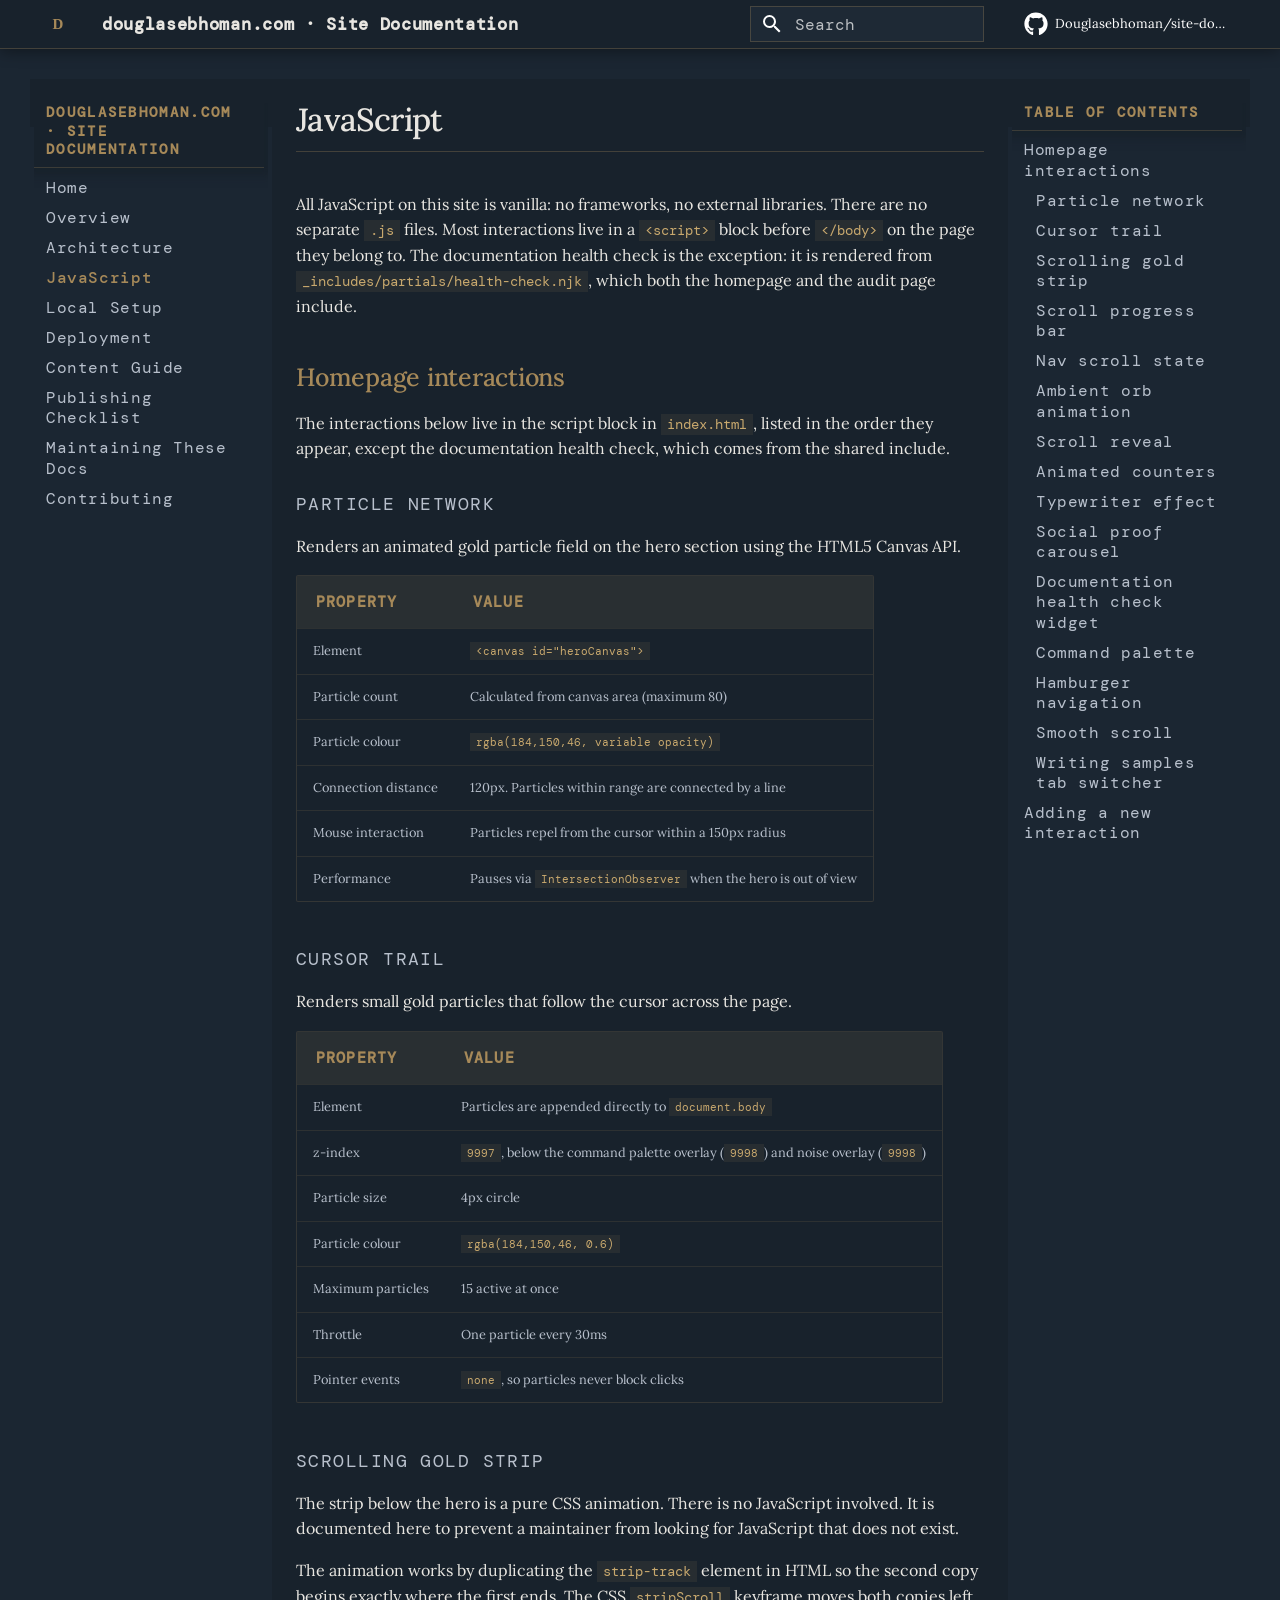
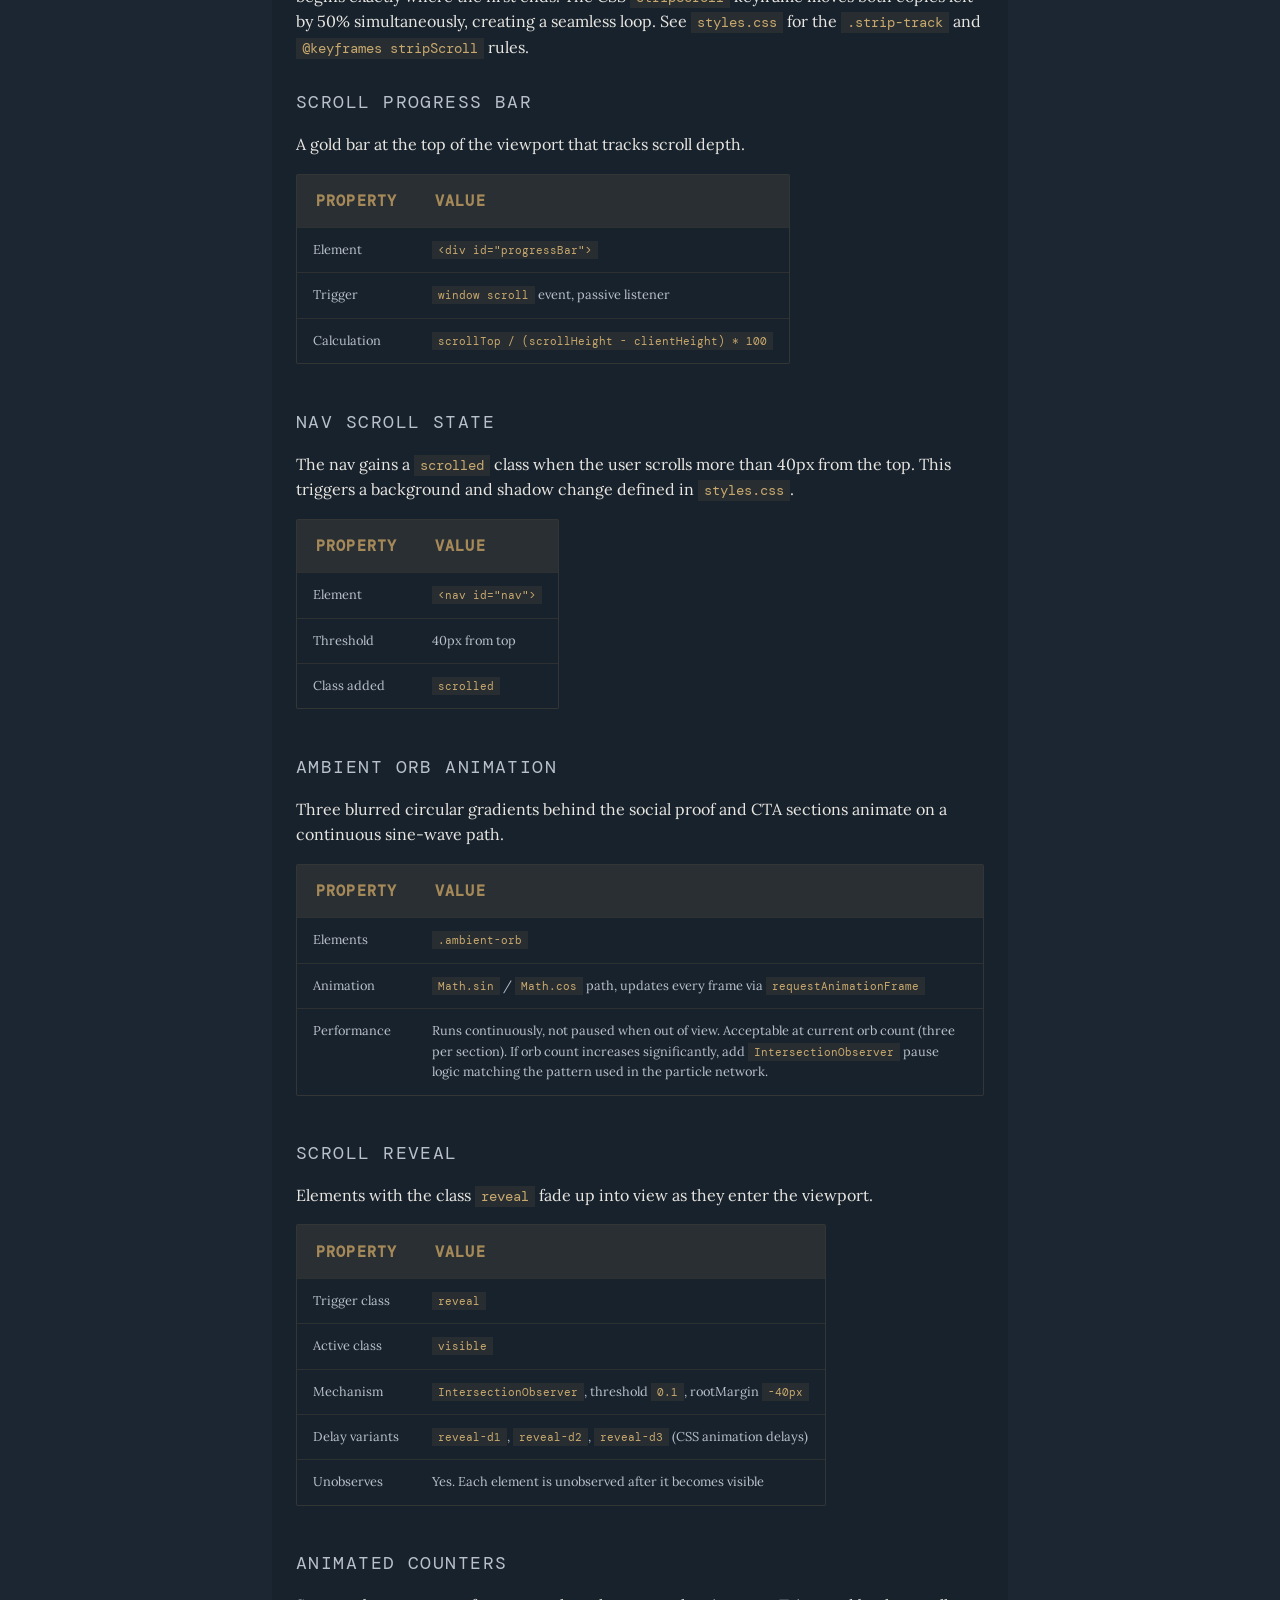
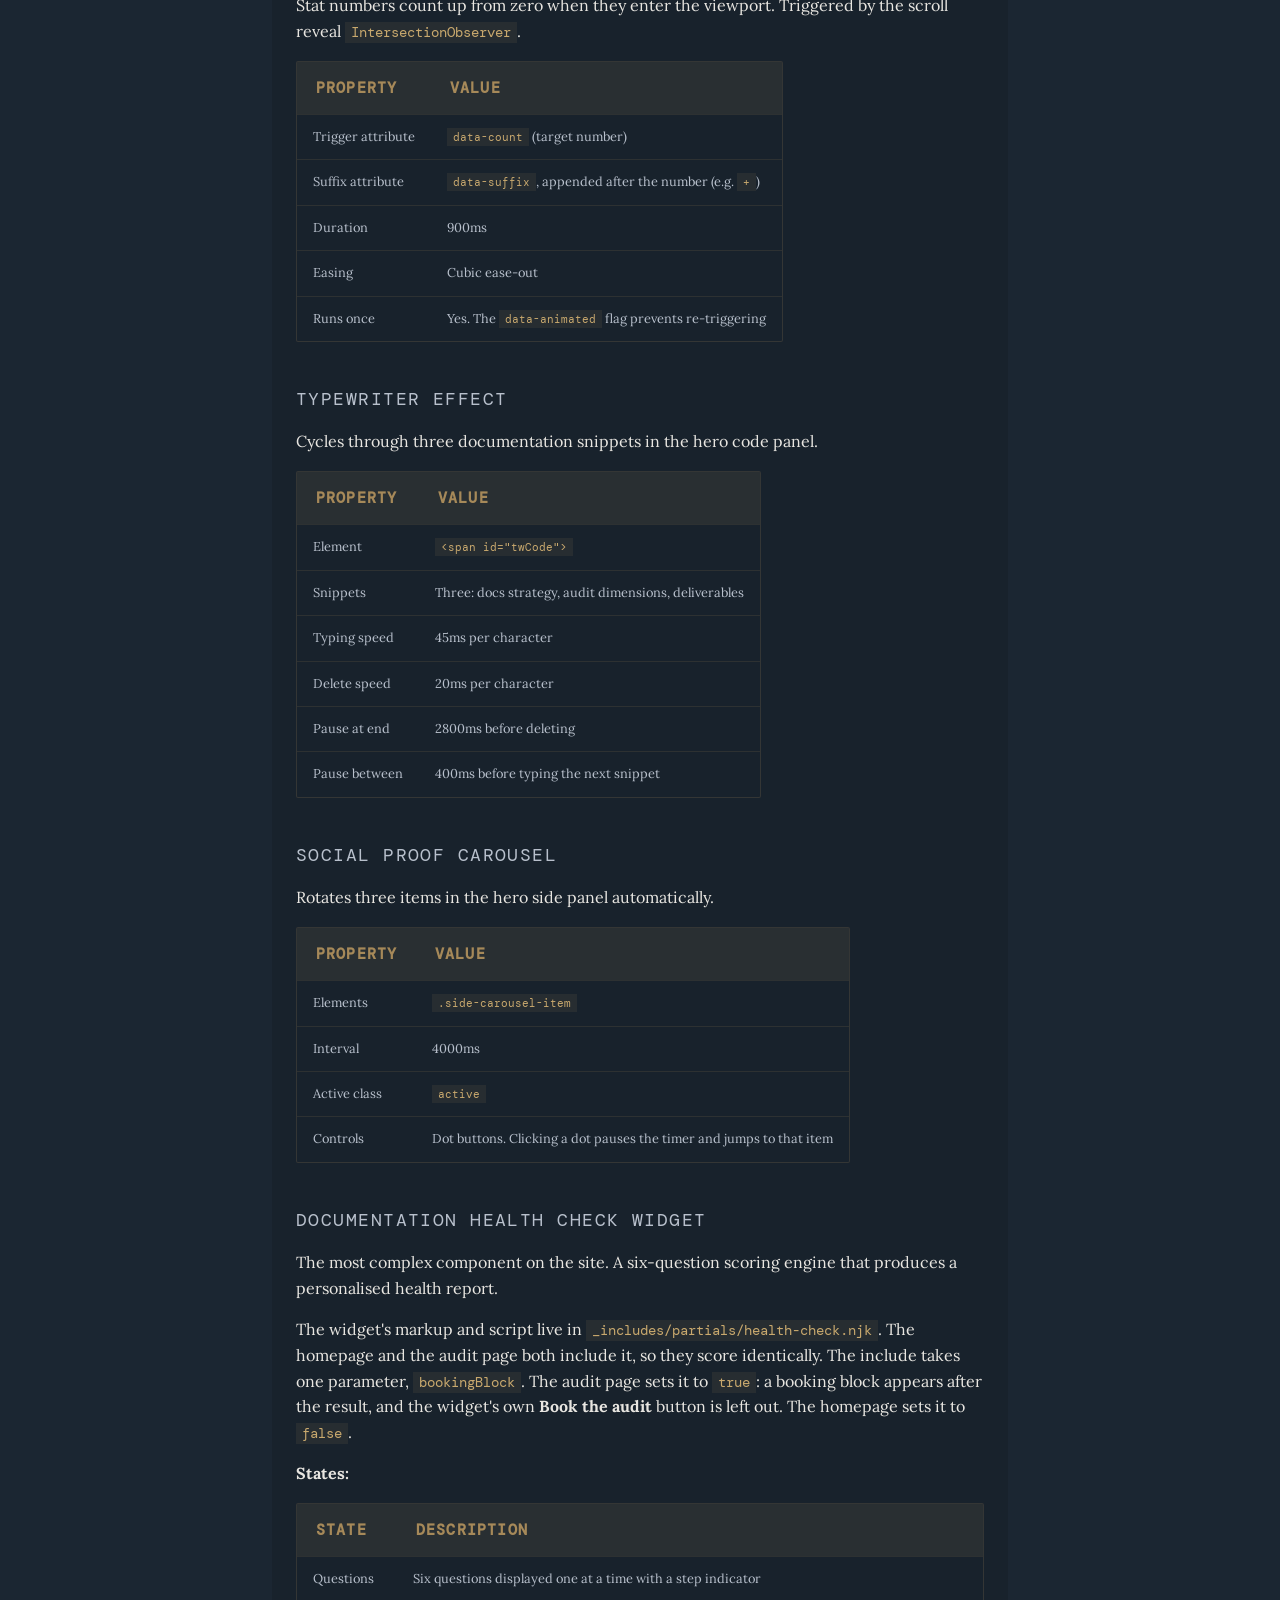
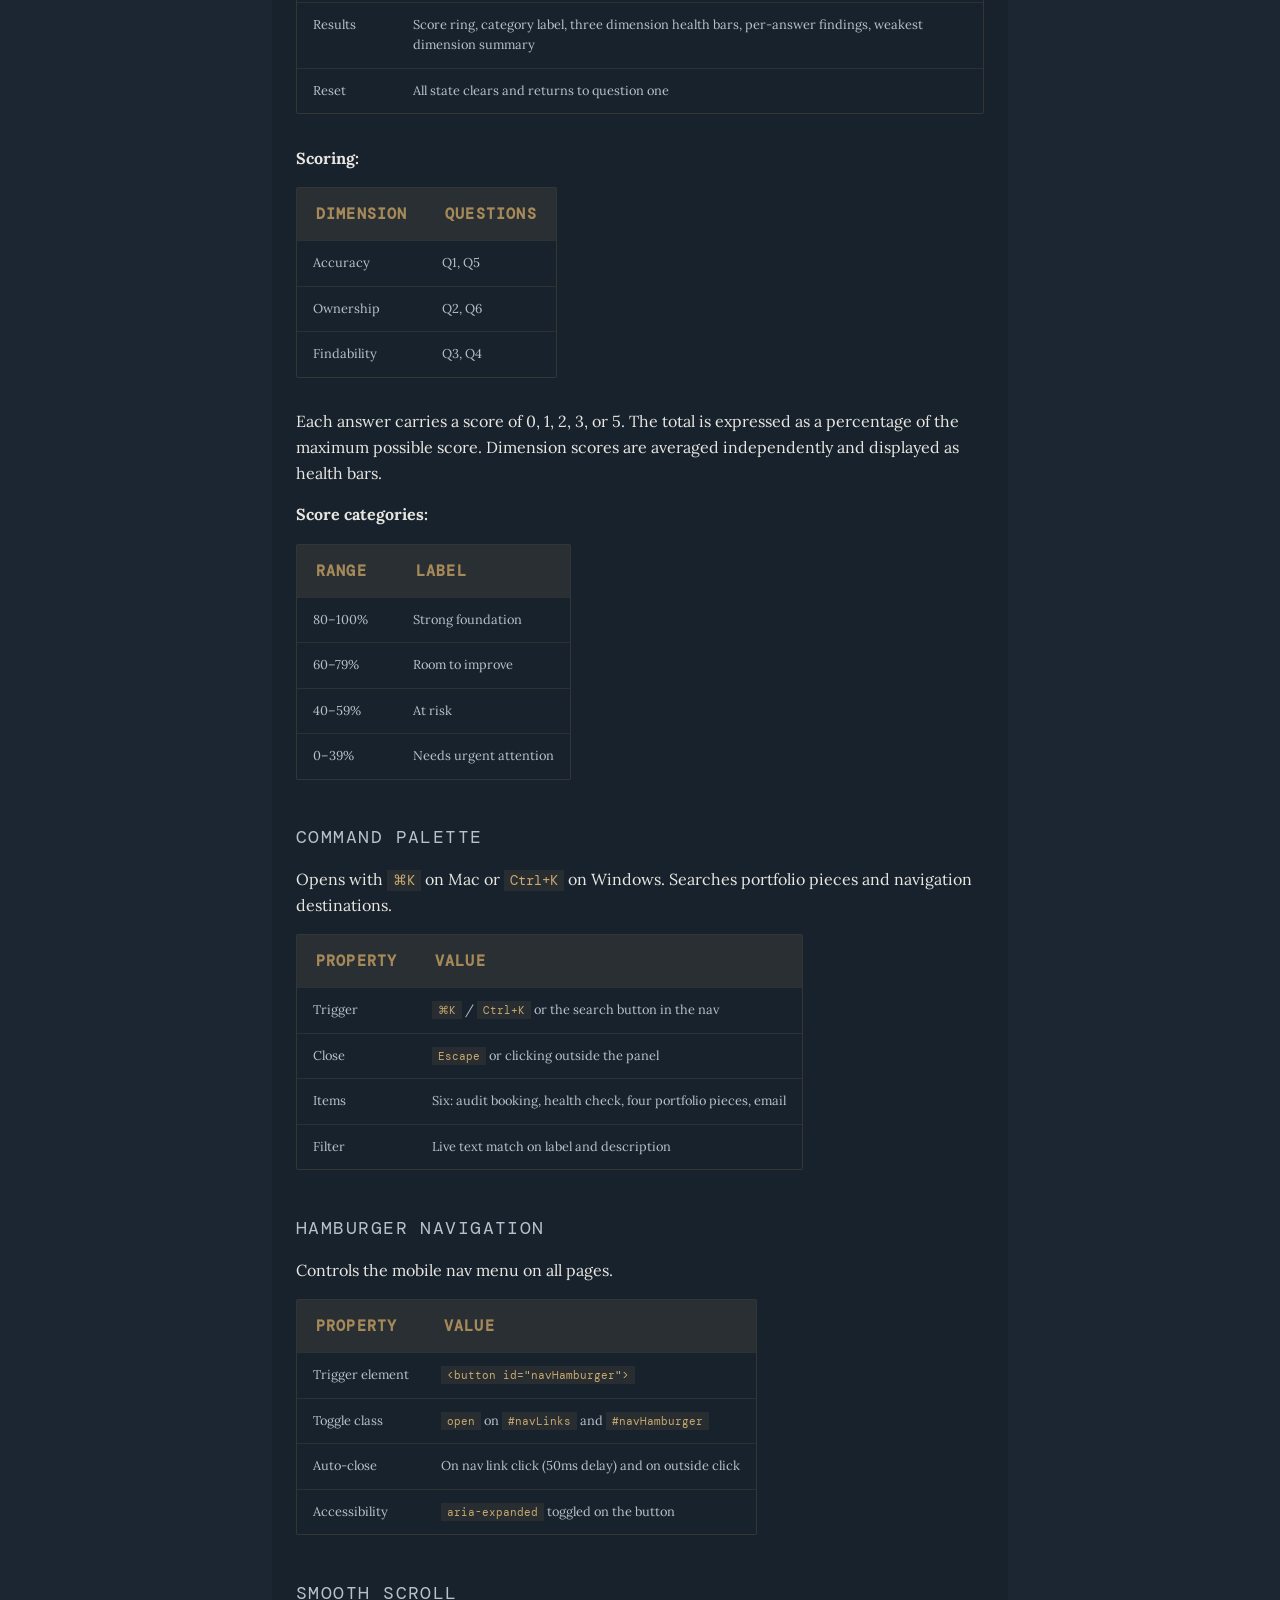
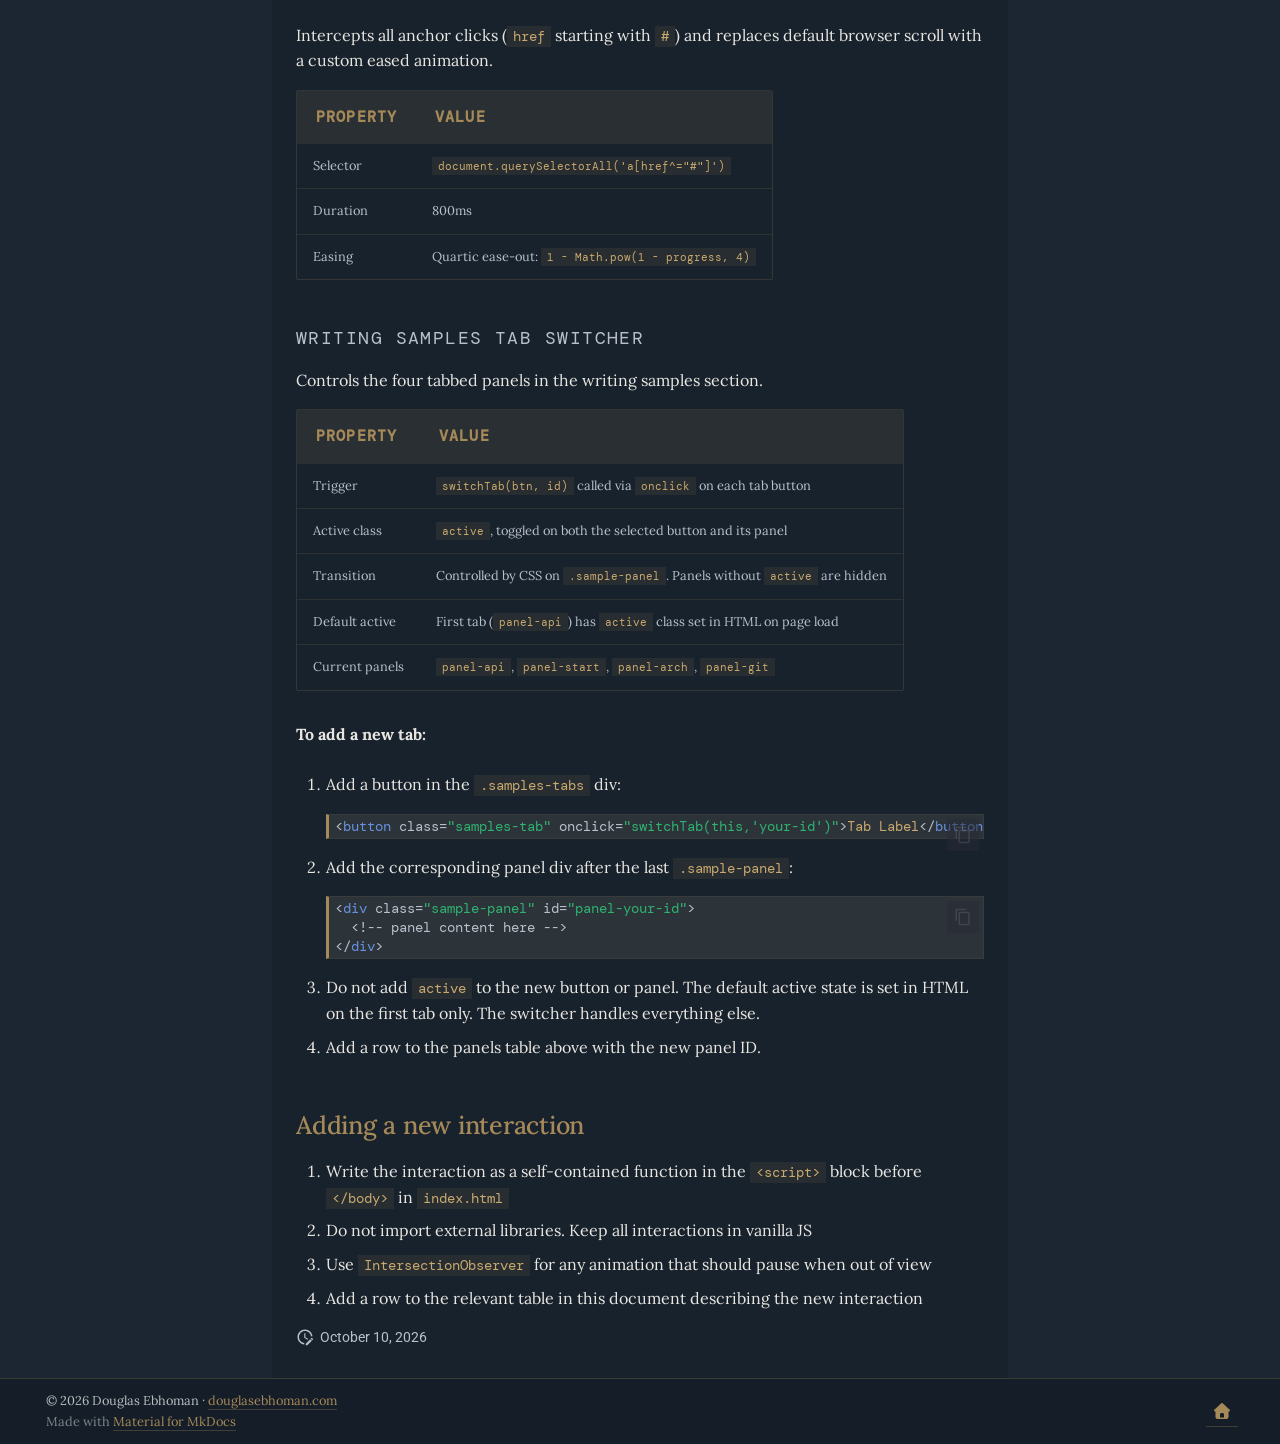
<file: javascript/index.html>
<!doctype html>
<html lang="en" class="no-js">
  <head>
    
      <meta charset="utf-8">
      <meta name="viewport" content="width=device-width,initial-scale=1">
      
        <meta name="description" content="Technical documentation for douglasebhoman.com: architecture, local setup, deployment, and contributing guidelines.">
      
      
        <meta name="author" content="Douglas Ebhoman">
      
      
        <link rel="canonical" href="https://douglasebhoman.com/site-docs/javascript/">
      
      
        <link rel="prev" href="../architecture/">
      
      
        <link rel="next" href="../local-setup/">
      
      
        
      
      
      <link rel="icon" href="../assets/images/favicon.png">
      <meta name="generator" content="mkdocs-1.6.1, mkdocs-material-9.7.6">
    
    
      
        <title>JavaScript - douglasebhoman.com · Site Documentation</title>
      
    
    
      <link rel="stylesheet" href="../assets/stylesheets/main.484c7ddc.min.css">
      
        
        <link rel="stylesheet" href="../assets/stylesheets/palette.ab4e12ef.min.css">
      
      


    
    
      
    
    
      
        
        
        <link rel="preconnect" href="https://fonts.gstatic.com" crossorigin>
        <link rel="stylesheet" href="https://fonts.googleapis.com/css?family=Roboto:300,300i,400,400i,700,700i%7CRoboto+Mono:400,400i,700,700i&display=fallback">
        <style>:root{--md-text-font:"Roboto";--md-code-font:"Roboto Mono"}</style>
      
    
    
      <link rel="stylesheet" href="../stylesheets/brand.css">
    
    <script>__md_scope=new URL("..",location),__md_hash=e=>[...e].reduce(((e,_)=>(e<<5)-e+_.charCodeAt(0)),0),__md_get=(e,_=localStorage,t=__md_scope)=>JSON.parse(_.getItem(t.pathname+"."+e)),__md_set=(e,_,t=localStorage,a=__md_scope)=>{try{t.setItem(a.pathname+"."+e,JSON.stringify(_))}catch(e){}}</script>
    
      

    
    
  </head>
  
  
    
    
    
    
    
    <body dir="ltr" data-md-color-scheme="slate" data-md-color-primary="custom" data-md-color-accent="custom">
  
    
    <input class="md-toggle" data-md-toggle="drawer" type="checkbox" id="__drawer" autocomplete="off">
    <input class="md-toggle" data-md-toggle="search" type="checkbox" id="__search" autocomplete="off">
    <label class="md-overlay" for="__drawer"></label>
    <div data-md-component="skip">
      
        
        <a href="#javascript" class="md-skip">
          Skip to content
        </a>
      
    </div>
    <div data-md-component="announce">
      
    </div>
    
    
      

  

<header class="md-header md-header--shadow" data-md-component="header">
  <nav class="md-header__inner md-grid" aria-label="Header">
    <a href=".." title="douglasebhoman.com · Site Documentation" class="md-header__button md-logo" aria-label="douglasebhoman.com · Site Documentation" data-md-component="logo">
      
  <img src="../assets/logo.svg" alt="logo">

    </a>
    <label class="md-header__button md-icon" for="__drawer">
      
      <svg xmlns="http://www.w3.org/2000/svg" viewBox="0 0 24 24"><path d="M3 6h18v2H3zm0 5h18v2H3zm0 5h18v2H3z"/></svg>
    </label>
    <div class="md-header__title" data-md-component="header-title">
      <div class="md-header__ellipsis">
        <div class="md-header__topic">
          <span class="md-ellipsis">
            douglasebhoman.com · Site Documentation
          </span>
        </div>
        <div class="md-header__topic" data-md-component="header-topic">
          <span class="md-ellipsis">
            
              JavaScript
            
          </span>
        </div>
      </div>
    </div>
    
      
    
    
    
    
      
      
        <label class="md-header__button md-icon" for="__search">
          
          <svg xmlns="http://www.w3.org/2000/svg" viewBox="0 0 24 24"><path d="M9.5 3A6.5 6.5 0 0 1 16 9.5c0 1.61-.59 3.09-1.56 4.23l.27.27h.79l5 5-1.5 1.5-5-5v-.79l-.27-.27A6.52 6.52 0 0 1 9.5 16 6.5 6.5 0 0 1 3 9.5 6.5 6.5 0 0 1 9.5 3m0 2C7 5 5 7 5 9.5S7 14 9.5 14 14 12 14 9.5 12 5 9.5 5"/></svg>
        </label>
        <div class="md-search" data-md-component="search" role="dialog">
  <label class="md-search__overlay" for="__search"></label>
  <div class="md-search__inner" role="search">
    <form class="md-search__form" name="search">
      <input type="text" class="md-search__input" name="query" aria-label="Search" placeholder="Search" autocapitalize="off" autocorrect="off" autocomplete="off" spellcheck="false" data-md-component="search-query" required>
      <label class="md-search__icon md-icon" for="__search">
        
        <svg xmlns="http://www.w3.org/2000/svg" viewBox="0 0 24 24"><path d="M9.5 3A6.5 6.5 0 0 1 16 9.5c0 1.61-.59 3.09-1.56 4.23l.27.27h.79l5 5-1.5 1.5-5-5v-.79l-.27-.27A6.52 6.52 0 0 1 9.5 16 6.5 6.5 0 0 1 3 9.5 6.5 6.5 0 0 1 9.5 3m0 2C7 5 5 7 5 9.5S7 14 9.5 14 14 12 14 9.5 12 5 9.5 5"/></svg>
        
        <svg xmlns="http://www.w3.org/2000/svg" viewBox="0 0 24 24"><path d="M20 11v2H8l5.5 5.5-1.42 1.42L4.16 12l7.92-7.92L13.5 5.5 8 11z"/></svg>
      </label>
      <nav class="md-search__options" aria-label="Search">
        
        <button type="reset" class="md-search__icon md-icon" title="Clear" aria-label="Clear" tabindex="-1">
          
          <svg xmlns="http://www.w3.org/2000/svg" viewBox="0 0 24 24"><path d="M19 6.41 17.59 5 12 10.59 6.41 5 5 6.41 10.59 12 5 17.59 6.41 19 12 13.41 17.59 19 19 17.59 13.41 12z"/></svg>
        </button>
      </nav>
      
        <div class="md-search__suggest" data-md-component="search-suggest"></div>
      
    </form>
    <div class="md-search__output">
      <div class="md-search__scrollwrap" tabindex="0" data-md-scrollfix>
        <div class="md-search-result" data-md-component="search-result">
          <div class="md-search-result__meta">
            Initializing search
          </div>
          <ol class="md-search-result__list" role="presentation"></ol>
        </div>
      </div>
    </div>
  </div>
</div>
      
    
    
      <div class="md-header__source">
        <a href="https://github.com/Douglasebhoman/site-docs" title="Go to repository" class="md-source" data-md-component="source">
  <div class="md-source__icon md-icon">
    
    <svg xmlns="http://www.w3.org/2000/svg" viewBox="0 0 512 512"><!--! Font Awesome Free 7.1.0 by @fontawesome - https://fontawesome.com License - https://fontawesome.com/license/free (Icons: CC BY 4.0, Fonts: SIL OFL 1.1, Code: MIT License) Copyright 2025 Fonticons, Inc.--><path d="M173.9 397.4c0 2-2.3 3.6-5.2 3.6-3.3.3-5.6-1.3-5.6-3.6 0-2 2.3-3.6 5.2-3.6 3-.3 5.6 1.3 5.6 3.6m-31.1-4.5c-.7 2 1.3 4.3 4.3 4.9 2.6 1 5.6 0 6.2-2s-1.3-4.3-4.3-5.2c-2.6-.7-5.5.3-6.2 2.3m44.2-1.7c-2.9.7-4.9 2.6-4.6 4.9.3 2 2.9 3.3 5.9 2.6 2.9-.7 4.9-2.6 4.6-4.6-.3-1.9-3-3.2-5.9-2.9M252.8 8C114.1 8 8 113.3 8 252c0 110.9 69.8 205.8 169.5 239.2 12.8 2.3 17.3-5.6 17.3-12.1 0-6.2-.3-40.4-.3-61.4 0 0-70 15-84.7-29.8 0 0-11.4-29.1-27.8-36.6 0 0-22.9-15.7 1.6-15.4 0 0 24.9 2 38.6 25.8 21.9 38.6 58.6 27.5 72.9 20.9 2.3-16 8.8-27.1 16-33.7-55.9-6.2-112.3-14.3-112.3-110.5 0-27.5 7.6-41.3 23.6-58.9-2.6-6.5-11.1-33.3 2.6-67.9 20.9-6.5 69 27 69 27 20-5.6 41.5-8.5 62.8-8.5s42.8 2.9 62.8 8.5c0 0 48.1-33.6 69-27 13.7 34.7 5.2 61.4 2.6 67.9 16 17.7 25.8 31.5 25.8 58.9 0 96.5-58.9 104.2-114.8 110.5 9.2 7.9 17 22.9 17 46.4 0 33.7-.3 75.4-.3 83.6 0 6.5 4.6 14.4 17.3 12.1C436.2 457.8 504 362.9 504 252 504 113.3 391.5 8 252.8 8M105.2 352.9c-1.3 1-1 3.3.7 5.2 1.6 1.6 3.9 2.3 5.2 1 1.3-1 1-3.3-.7-5.2-1.6-1.6-3.9-2.3-5.2-1m-10.8-8.1c-.7 1.3.3 2.9 2.3 3.9 1.6 1 3.6.7 4.3-.7.7-1.3-.3-2.9-2.3-3.9-2-.6-3.6-.3-4.3.7m32.4 35.6c-1.6 1.3-1 4.3 1.3 6.2 2.3 2.3 5.2 2.6 6.5 1 1.3-1.3.7-4.3-1.3-6.2-2.2-2.3-5.2-2.6-6.5-1m-11.4-14.7c-1.6 1-1.6 3.6 0 5.9s4.3 3.3 5.6 2.3c1.6-1.3 1.6-3.9 0-6.2-1.4-2.3-4-3.3-5.6-2"/></svg>
  </div>
  <div class="md-source__repository">
    Douglasebhoman/site-docs
  </div>
</a>
      </div>
    
  </nav>
  
</header>
    
    <div class="md-container" data-md-component="container">
      
      
        
          
        
      
      <main class="md-main" data-md-component="main">
        <div class="md-main__inner md-grid">
          
            
              
              <div class="md-sidebar md-sidebar--primary" data-md-component="sidebar" data-md-type="navigation" >
                <div class="md-sidebar__scrollwrap">
                  <div class="md-sidebar__inner">
                    



<nav class="md-nav md-nav--primary" aria-label="Navigation" data-md-level="0">
  <label class="md-nav__title" for="__drawer">
    <a href=".." title="douglasebhoman.com · Site Documentation" class="md-nav__button md-logo" aria-label="douglasebhoman.com · Site Documentation" data-md-component="logo">
      
  <img src="../assets/logo.svg" alt="logo">

    </a>
    douglasebhoman.com · Site Documentation
  </label>
  
    <div class="md-nav__source">
      <a href="https://github.com/Douglasebhoman/site-docs" title="Go to repository" class="md-source" data-md-component="source">
  <div class="md-source__icon md-icon">
    
    <svg xmlns="http://www.w3.org/2000/svg" viewBox="0 0 512 512"><!--! Font Awesome Free 7.1.0 by @fontawesome - https://fontawesome.com License - https://fontawesome.com/license/free (Icons: CC BY 4.0, Fonts: SIL OFL 1.1, Code: MIT License) Copyright 2025 Fonticons, Inc.--><path d="M173.9 397.4c0 2-2.3 3.6-5.2 3.6-3.3.3-5.6-1.3-5.6-3.6 0-2 2.3-3.6 5.2-3.6 3-.3 5.6 1.3 5.6 3.6m-31.1-4.5c-.7 2 1.3 4.3 4.3 4.9 2.6 1 5.6 0 6.2-2s-1.3-4.3-4.3-5.2c-2.6-.7-5.5.3-6.2 2.3m44.2-1.7c-2.9.7-4.9 2.6-4.6 4.9.3 2 2.9 3.3 5.9 2.6 2.9-.7 4.9-2.6 4.6-4.6-.3-1.9-3-3.2-5.9-2.9M252.8 8C114.1 8 8 113.3 8 252c0 110.9 69.8 205.8 169.5 239.2 12.8 2.3 17.3-5.6 17.3-12.1 0-6.2-.3-40.4-.3-61.4 0 0-70 15-84.7-29.8 0 0-11.4-29.1-27.8-36.6 0 0-22.9-15.7 1.6-15.4 0 0 24.9 2 38.6 25.8 21.9 38.6 58.6 27.5 72.9 20.9 2.3-16 8.8-27.1 16-33.7-55.9-6.2-112.3-14.3-112.3-110.5 0-27.5 7.6-41.3 23.6-58.9-2.6-6.5-11.1-33.3 2.6-67.9 20.9-6.5 69 27 69 27 20-5.6 41.5-8.5 62.8-8.5s42.8 2.9 62.8 8.5c0 0 48.1-33.6 69-27 13.7 34.7 5.2 61.4 2.6 67.9 16 17.7 25.8 31.5 25.8 58.9 0 96.5-58.9 104.2-114.8 110.5 9.2 7.9 17 22.9 17 46.4 0 33.7-.3 75.4-.3 83.6 0 6.5 4.6 14.4 17.3 12.1C436.2 457.8 504 362.9 504 252 504 113.3 391.5 8 252.8 8M105.2 352.9c-1.3 1-1 3.3.7 5.2 1.6 1.6 3.9 2.3 5.2 1 1.3-1 1-3.3-.7-5.2-1.6-1.6-3.9-2.3-5.2-1m-10.8-8.1c-.7 1.3.3 2.9 2.3 3.9 1.6 1 3.6.7 4.3-.7.7-1.3-.3-2.9-2.3-3.9-2-.6-3.6-.3-4.3.7m32.4 35.6c-1.6 1.3-1 4.3 1.3 6.2 2.3 2.3 5.2 2.6 6.5 1 1.3-1.3.7-4.3-1.3-6.2-2.2-2.3-5.2-2.6-6.5-1m-11.4-14.7c-1.6 1-1.6 3.6 0 5.9s4.3 3.3 5.6 2.3c1.6-1.3 1.6-3.9 0-6.2-1.4-2.3-4-3.3-5.6-2"/></svg>
  </div>
  <div class="md-source__repository">
    Douglasebhoman/site-docs
  </div>
</a>
    </div>
  
  <ul class="md-nav__list" data-md-scrollfix>
    
      
      
  
  
  
  
    <li class="md-nav__item">
      <a href=".." class="md-nav__link">
        
  
  
  <span class="md-ellipsis">
    
  
    Home
  

    
  </span>
  
  

      </a>
    </li>
  

    
      
      
  
  
  
  
    <li class="md-nav__item">
      <a href="../overview/" class="md-nav__link">
        
  
  
  <span class="md-ellipsis">
    
  
    Overview
  

    
  </span>
  
  

      </a>
    </li>
  

    
      
      
  
  
  
  
    <li class="md-nav__item">
      <a href="../architecture/" class="md-nav__link">
        
  
  
  <span class="md-ellipsis">
    
  
    Architecture
  

    
  </span>
  
  

      </a>
    </li>
  

    
      
      
  
  
    
  
  
  
    <li class="md-nav__item md-nav__item--active">
      
      <input class="md-nav__toggle md-toggle" type="checkbox" id="__toc">
      
      
        
      
      
        <label class="md-nav__link md-nav__link--active" for="__toc">
          
  
  
  <span class="md-ellipsis">
    
  
    JavaScript
  

    
  </span>
  
  

          <span class="md-nav__icon md-icon"></span>
        </label>
      
      <a href="./" class="md-nav__link md-nav__link--active">
        
  
  
  <span class="md-ellipsis">
    
  
    JavaScript
  

    
  </span>
  
  

      </a>
      
        

<nav class="md-nav md-nav--secondary" aria-label="Table of contents">
  
  
  
    
  
  
    <label class="md-nav__title" for="__toc">
      <span class="md-nav__icon md-icon"></span>
      Table of contents
    </label>
    <ul class="md-nav__list" data-md-component="toc" data-md-scrollfix>
      
        <li class="md-nav__item">
  <a href="#homepage-interactions" class="md-nav__link">
    <span class="md-ellipsis">
      
        Homepage interactions
      
    </span>
  </a>
  
    <nav class="md-nav" aria-label="Homepage interactions">
      <ul class="md-nav__list">
        
          <li class="md-nav__item">
  <a href="#particle-network" class="md-nav__link">
    <span class="md-ellipsis">
      
        Particle network
      
    </span>
  </a>
  
</li>
        
          <li class="md-nav__item">
  <a href="#cursor-trail" class="md-nav__link">
    <span class="md-ellipsis">
      
        Cursor trail
      
    </span>
  </a>
  
</li>
        
          <li class="md-nav__item">
  <a href="#scrolling-gold-strip" class="md-nav__link">
    <span class="md-ellipsis">
      
        Scrolling gold strip
      
    </span>
  </a>
  
</li>
        
          <li class="md-nav__item">
  <a href="#scroll-progress-bar" class="md-nav__link">
    <span class="md-ellipsis">
      
        Scroll progress bar
      
    </span>
  </a>
  
</li>
        
          <li class="md-nav__item">
  <a href="#nav-scroll-state" class="md-nav__link">
    <span class="md-ellipsis">
      
        Nav scroll state
      
    </span>
  </a>
  
</li>
        
          <li class="md-nav__item">
  <a href="#ambient-orb-animation" class="md-nav__link">
    <span class="md-ellipsis">
      
        Ambient orb animation
      
    </span>
  </a>
  
</li>
        
          <li class="md-nav__item">
  <a href="#scroll-reveal" class="md-nav__link">
    <span class="md-ellipsis">
      
        Scroll reveal
      
    </span>
  </a>
  
</li>
        
          <li class="md-nav__item">
  <a href="#animated-counters" class="md-nav__link">
    <span class="md-ellipsis">
      
        Animated counters
      
    </span>
  </a>
  
</li>
        
          <li class="md-nav__item">
  <a href="#typewriter-effect" class="md-nav__link">
    <span class="md-ellipsis">
      
        Typewriter effect
      
    </span>
  </a>
  
</li>
        
          <li class="md-nav__item">
  <a href="#social-proof-carousel" class="md-nav__link">
    <span class="md-ellipsis">
      
        Social proof carousel
      
    </span>
  </a>
  
</li>
        
          <li class="md-nav__item">
  <a href="#documentation-health-check-widget" class="md-nav__link">
    <span class="md-ellipsis">
      
        Documentation health check widget
      
    </span>
  </a>
  
</li>
        
          <li class="md-nav__item">
  <a href="#command-palette" class="md-nav__link">
    <span class="md-ellipsis">
      
        Command palette
      
    </span>
  </a>
  
</li>
        
          <li class="md-nav__item">
  <a href="#hamburger-navigation" class="md-nav__link">
    <span class="md-ellipsis">
      
        Hamburger navigation
      
    </span>
  </a>
  
</li>
        
          <li class="md-nav__item">
  <a href="#smooth-scroll" class="md-nav__link">
    <span class="md-ellipsis">
      
        Smooth scroll
      
    </span>
  </a>
  
</li>
        
          <li class="md-nav__item">
  <a href="#writing-samples-tab-switcher" class="md-nav__link">
    <span class="md-ellipsis">
      
        Writing samples tab switcher
      
    </span>
  </a>
  
</li>
        
      </ul>
    </nav>
  
</li>
      
        <li class="md-nav__item">
  <a href="#adding-a-new-interaction" class="md-nav__link">
    <span class="md-ellipsis">
      
        Adding a new interaction
      
    </span>
  </a>
  
</li>
      
    </ul>
  
</nav>
      
    </li>
  

    
      
      
  
  
  
  
    <li class="md-nav__item">
      <a href="../local-setup/" class="md-nav__link">
        
  
  
  <span class="md-ellipsis">
    
  
    Local Setup
  

    
  </span>
  
  

      </a>
    </li>
  

    
      
      
  
  
  
  
    <li class="md-nav__item">
      <a href="../deployment/" class="md-nav__link">
        
  
  
  <span class="md-ellipsis">
    
  
    Deployment
  

    
  </span>
  
  

      </a>
    </li>
  

    
      
      
  
  
  
  
    <li class="md-nav__item">
      <a href="../content-guide/" class="md-nav__link">
        
  
  
  <span class="md-ellipsis">
    
  
    Content Guide
  

    
  </span>
  
  

      </a>
    </li>
  

    
      
      
  
  
  
  
    <li class="md-nav__item">
      <a href="../publishing-checklist/" class="md-nav__link">
        
  
  
  <span class="md-ellipsis">
    
  
    Publishing Checklist
  

    
  </span>
  
  

      </a>
    </li>
  

    
      
      
  
  
  
  
    <li class="md-nav__item">
      <a href="../maintaining-these-docs/" class="md-nav__link">
        
  
  
  <span class="md-ellipsis">
    
  
    Maintaining These Docs
  

    
  </span>
  
  

      </a>
    </li>
  

    
      
      
  
  
  
  
    <li class="md-nav__item">
      <a href="../contributing/" class="md-nav__link">
        
  
  
  <span class="md-ellipsis">
    
  
    Contributing
  

    
  </span>
  
  

      </a>
    </li>
  

    
  </ul>
</nav>
                  </div>
                </div>
              </div>
            
            
              
              <div class="md-sidebar md-sidebar--secondary" data-md-component="sidebar" data-md-type="toc" >
                <div class="md-sidebar__scrollwrap">
                  <div class="md-sidebar__inner">
                    

<nav class="md-nav md-nav--secondary" aria-label="Table of contents">
  
  
  
    
  
  
    <label class="md-nav__title" for="__toc">
      <span class="md-nav__icon md-icon"></span>
      Table of contents
    </label>
    <ul class="md-nav__list" data-md-component="toc" data-md-scrollfix>
      
        <li class="md-nav__item">
  <a href="#homepage-interactions" class="md-nav__link">
    <span class="md-ellipsis">
      
        Homepage interactions
      
    </span>
  </a>
  
    <nav class="md-nav" aria-label="Homepage interactions">
      <ul class="md-nav__list">
        
          <li class="md-nav__item">
  <a href="#particle-network" class="md-nav__link">
    <span class="md-ellipsis">
      
        Particle network
      
    </span>
  </a>
  
</li>
        
          <li class="md-nav__item">
  <a href="#cursor-trail" class="md-nav__link">
    <span class="md-ellipsis">
      
        Cursor trail
      
    </span>
  </a>
  
</li>
        
          <li class="md-nav__item">
  <a href="#scrolling-gold-strip" class="md-nav__link">
    <span class="md-ellipsis">
      
        Scrolling gold strip
      
    </span>
  </a>
  
</li>
        
          <li class="md-nav__item">
  <a href="#scroll-progress-bar" class="md-nav__link">
    <span class="md-ellipsis">
      
        Scroll progress bar
      
    </span>
  </a>
  
</li>
        
          <li class="md-nav__item">
  <a href="#nav-scroll-state" class="md-nav__link">
    <span class="md-ellipsis">
      
        Nav scroll state
      
    </span>
  </a>
  
</li>
        
          <li class="md-nav__item">
  <a href="#ambient-orb-animation" class="md-nav__link">
    <span class="md-ellipsis">
      
        Ambient orb animation
      
    </span>
  </a>
  
</li>
        
          <li class="md-nav__item">
  <a href="#scroll-reveal" class="md-nav__link">
    <span class="md-ellipsis">
      
        Scroll reveal
      
    </span>
  </a>
  
</li>
        
          <li class="md-nav__item">
  <a href="#animated-counters" class="md-nav__link">
    <span class="md-ellipsis">
      
        Animated counters
      
    </span>
  </a>
  
</li>
        
          <li class="md-nav__item">
  <a href="#typewriter-effect" class="md-nav__link">
    <span class="md-ellipsis">
      
        Typewriter effect
      
    </span>
  </a>
  
</li>
        
          <li class="md-nav__item">
  <a href="#social-proof-carousel" class="md-nav__link">
    <span class="md-ellipsis">
      
        Social proof carousel
      
    </span>
  </a>
  
</li>
        
          <li class="md-nav__item">
  <a href="#documentation-health-check-widget" class="md-nav__link">
    <span class="md-ellipsis">
      
        Documentation health check widget
      
    </span>
  </a>
  
</li>
        
          <li class="md-nav__item">
  <a href="#command-palette" class="md-nav__link">
    <span class="md-ellipsis">
      
        Command palette
      
    </span>
  </a>
  
</li>
        
          <li class="md-nav__item">
  <a href="#hamburger-navigation" class="md-nav__link">
    <span class="md-ellipsis">
      
        Hamburger navigation
      
    </span>
  </a>
  
</li>
        
          <li class="md-nav__item">
  <a href="#smooth-scroll" class="md-nav__link">
    <span class="md-ellipsis">
      
        Smooth scroll
      
    </span>
  </a>
  
</li>
        
          <li class="md-nav__item">
  <a href="#writing-samples-tab-switcher" class="md-nav__link">
    <span class="md-ellipsis">
      
        Writing samples tab switcher
      
    </span>
  </a>
  
</li>
        
      </ul>
    </nav>
  
</li>
      
        <li class="md-nav__item">
  <a href="#adding-a-new-interaction" class="md-nav__link">
    <span class="md-ellipsis">
      
        Adding a new interaction
      
    </span>
  </a>
  
</li>
      
    </ul>
  
</nav>
                  </div>
                </div>
              </div>
            
          
          
            <div class="md-content" data-md-component="content">
              
              <article class="md-content__inner md-typeset">
                
                  


  
  


<h1 id="javascript">JavaScript</h1>
<p>All JavaScript on this site is vanilla: no frameworks, no external
libraries. There are no separate <code>.js</code> files. Most interactions live in a
<code>&lt;script&gt;</code> block before <code>&lt;/body&gt;</code> on the page they belong to. The
documentation health check is the exception: it is rendered from
<code>_includes/partials/health-check.njk</code>, which both the homepage and the
audit page include.</p>
<h2 id="homepage-interactions">Homepage interactions</h2>
<p>The interactions below live in the script block in <code>index.html</code>, listed in
the order they appear, except the documentation health check, which comes
from the shared include.</p>
<h3 id="particle-network">Particle network</h3>
<p>Renders an animated gold particle field on the hero section using the
HTML5 Canvas API.</p>
<table>
<thead>
<tr>
<th>Property</th>
<th>Value</th>
</tr>
</thead>
<tbody>
<tr>
<td>Element</td>
<td><code>&lt;canvas id="heroCanvas"&gt;</code></td>
</tr>
<tr>
<td>Particle count</td>
<td>Calculated from canvas area (maximum 80)</td>
</tr>
<tr>
<td>Particle colour</td>
<td><code>rgba(184,150,46, variable opacity)</code></td>
</tr>
<tr>
<td>Connection distance</td>
<td>120px. Particles within range are connected by a line</td>
</tr>
<tr>
<td>Mouse interaction</td>
<td>Particles repel from the cursor within a 150px radius</td>
</tr>
<tr>
<td>Performance</td>
<td>Pauses via <code>IntersectionObserver</code> when the hero is out of view</td>
</tr>
</tbody>
</table>
<h3 id="cursor-trail">Cursor trail</h3>
<p>Renders small gold particles that follow the cursor across the page.</p>
<table>
<thead>
<tr>
<th>Property</th>
<th>Value</th>
</tr>
</thead>
<tbody>
<tr>
<td>Element</td>
<td>Particles are appended directly to <code>document.body</code></td>
</tr>
<tr>
<td>z-index</td>
<td><code>9997</code>, below the command palette overlay (<code>9998</code>) and noise overlay (<code>9998</code>)</td>
</tr>
<tr>
<td>Particle size</td>
<td>4px circle</td>
</tr>
<tr>
<td>Particle colour</td>
<td><code>rgba(184,150,46, 0.6)</code></td>
</tr>
<tr>
<td>Maximum particles</td>
<td>15 active at once</td>
</tr>
<tr>
<td>Throttle</td>
<td>One particle every 30ms</td>
</tr>
<tr>
<td>Pointer events</td>
<td><code>none</code>, so particles never block clicks</td>
</tr>
</tbody>
</table>
<h3 id="scrolling-gold-strip">Scrolling gold strip</h3>
<p>The strip below the hero is a pure CSS animation. There is no JavaScript
involved. It is documented here to prevent a maintainer from looking for
JavaScript that does not exist.</p>
<p>The animation works by duplicating the <code>strip-track</code> element in HTML so
the second copy begins exactly where the first ends. The CSS <code>stripScroll</code>
keyframe moves both copies left by 50% simultaneously, creating a seamless
loop. See <code>styles.css</code> for the <code>.strip-track</code> and <code>@keyframes stripScroll</code>
rules.</p>
<h3 id="scroll-progress-bar">Scroll progress bar</h3>
<p>A gold bar at the top of the viewport that tracks scroll depth.</p>
<table>
<thead>
<tr>
<th>Property</th>
<th>Value</th>
</tr>
</thead>
<tbody>
<tr>
<td>Element</td>
<td><code>&lt;div id="progressBar"&gt;</code></td>
</tr>
<tr>
<td>Trigger</td>
<td><code>window scroll</code> event, passive listener</td>
</tr>
<tr>
<td>Calculation</td>
<td><code>scrollTop / (scrollHeight - clientHeight) * 100</code></td>
</tr>
</tbody>
</table>
<h3 id="nav-scroll-state">Nav scroll state</h3>
<p>The nav gains a <code>scrolled</code> class when the user scrolls more than 40px
from the top. This triggers a background and shadow change defined in
<code>styles.css</code>.</p>
<table>
<thead>
<tr>
<th>Property</th>
<th>Value</th>
</tr>
</thead>
<tbody>
<tr>
<td>Element</td>
<td><code>&lt;nav id="nav"&gt;</code></td>
</tr>
<tr>
<td>Threshold</td>
<td>40px from top</td>
</tr>
<tr>
<td>Class added</td>
<td><code>scrolled</code></td>
</tr>
</tbody>
</table>
<h3 id="ambient-orb-animation">Ambient orb animation</h3>
<p>Three blurred circular gradients behind the social proof and CTA sections
animate on a continuous sine-wave path.</p>
<table>
<thead>
<tr>
<th>Property</th>
<th>Value</th>
</tr>
</thead>
<tbody>
<tr>
<td>Elements</td>
<td><code>.ambient-orb</code></td>
</tr>
<tr>
<td>Animation</td>
<td><code>Math.sin</code> / <code>Math.cos</code> path, updates every frame via <code>requestAnimationFrame</code></td>
</tr>
<tr>
<td>Performance</td>
<td>Runs continuously, not paused when out of view. Acceptable at current orb count (three per section). If orb count increases significantly, add <code>IntersectionObserver</code> pause logic matching the pattern used in the particle network.</td>
</tr>
</tbody>
</table>
<h3 id="scroll-reveal">Scroll reveal</h3>
<p>Elements with the class <code>reveal</code> fade up into view as they enter the
viewport.</p>
<table>
<thead>
<tr>
<th>Property</th>
<th>Value</th>
</tr>
</thead>
<tbody>
<tr>
<td>Trigger class</td>
<td><code>reveal</code></td>
</tr>
<tr>
<td>Active class</td>
<td><code>visible</code></td>
</tr>
<tr>
<td>Mechanism</td>
<td><code>IntersectionObserver</code>, threshold <code>0.1</code>, rootMargin <code>-40px</code></td>
</tr>
<tr>
<td>Delay variants</td>
<td><code>reveal-d1</code>, <code>reveal-d2</code>, <code>reveal-d3</code> (CSS animation delays)</td>
</tr>
<tr>
<td>Unobserves</td>
<td>Yes. Each element is unobserved after it becomes visible</td>
</tr>
</tbody>
</table>
<h3 id="animated-counters">Animated counters</h3>
<p>Stat numbers count up from zero when they enter the viewport. Triggered
by the scroll reveal <code>IntersectionObserver</code>.</p>
<table>
<thead>
<tr>
<th>Property</th>
<th>Value</th>
</tr>
</thead>
<tbody>
<tr>
<td>Trigger attribute</td>
<td><code>data-count</code> (target number)</td>
</tr>
<tr>
<td>Suffix attribute</td>
<td><code>data-suffix</code>, appended after the number (e.g. <code>+</code>)</td>
</tr>
<tr>
<td>Duration</td>
<td>900ms</td>
</tr>
<tr>
<td>Easing</td>
<td>Cubic ease-out</td>
</tr>
<tr>
<td>Runs once</td>
<td>Yes. The <code>data-animated</code> flag prevents re-triggering</td>
</tr>
</tbody>
</table>
<h3 id="typewriter-effect">Typewriter effect</h3>
<p>Cycles through three documentation snippets in the hero code panel.</p>
<table>
<thead>
<tr>
<th>Property</th>
<th>Value</th>
</tr>
</thead>
<tbody>
<tr>
<td>Element</td>
<td><code>&lt;span id="twCode"&gt;</code></td>
</tr>
<tr>
<td>Snippets</td>
<td>Three: docs strategy, audit dimensions, deliverables</td>
</tr>
<tr>
<td>Typing speed</td>
<td>45ms per character</td>
</tr>
<tr>
<td>Delete speed</td>
<td>20ms per character</td>
</tr>
<tr>
<td>Pause at end</td>
<td>2800ms before deleting</td>
</tr>
<tr>
<td>Pause between</td>
<td>400ms before typing the next snippet</td>
</tr>
</tbody>
</table>
<h3 id="social-proof-carousel">Social proof carousel</h3>
<p>Rotates three items in the hero side panel automatically.</p>
<table>
<thead>
<tr>
<th>Property</th>
<th>Value</th>
</tr>
</thead>
<tbody>
<tr>
<td>Elements</td>
<td><code>.side-carousel-item</code></td>
</tr>
<tr>
<td>Interval</td>
<td>4000ms</td>
</tr>
<tr>
<td>Active class</td>
<td><code>active</code></td>
</tr>
<tr>
<td>Controls</td>
<td>Dot buttons. Clicking a dot pauses the timer and jumps to that item</td>
</tr>
</tbody>
</table>
<h3 id="documentation-health-check-widget">Documentation health check widget</h3>
<p>The most complex component on the site. A six-question scoring engine
that produces a personalised health report.</p>
<p>The widget's markup and script live in <code>_includes/partials/health-check.njk</code>.
The homepage and the audit page both include it, so they score identically.
The include takes one parameter, <code>bookingBlock</code>. The audit page sets it to
<code>true</code>: a booking block appears after the result, and the widget's own
<strong>Book the audit</strong> button is left out. The homepage sets it to <code>false</code>.</p>
<p><strong>States:</strong></p>
<table>
<thead>
<tr>
<th>State</th>
<th>Description</th>
</tr>
</thead>
<tbody>
<tr>
<td>Questions</td>
<td>Six questions displayed one at a time with a step indicator</td>
</tr>
<tr>
<td>Results</td>
<td>Score ring, category label, three dimension health bars, per-answer findings, weakest dimension summary</td>
</tr>
<tr>
<td>Reset</td>
<td>All state clears and returns to question one</td>
</tr>
</tbody>
</table>
<p><strong>Scoring:</strong></p>
<table>
<thead>
<tr>
<th>Dimension</th>
<th>Questions</th>
</tr>
</thead>
<tbody>
<tr>
<td>Accuracy</td>
<td>Q1, Q5</td>
</tr>
<tr>
<td>Ownership</td>
<td>Q2, Q6</td>
</tr>
<tr>
<td>Findability</td>
<td>Q3, Q4</td>
</tr>
</tbody>
</table>
<p>Each answer carries a score of 0, 1, 2, 3, or 5. The total is expressed
as a percentage of the maximum possible score. Dimension scores are
averaged independently and displayed as health bars.</p>
<p><strong>Score categories:</strong></p>
<table>
<thead>
<tr>
<th>Range</th>
<th>Label</th>
</tr>
</thead>
<tbody>
<tr>
<td>80–100%</td>
<td>Strong foundation</td>
</tr>
<tr>
<td>60–79%</td>
<td>Room to improve</td>
</tr>
<tr>
<td>40–59%</td>
<td>At risk</td>
</tr>
<tr>
<td>0–39%</td>
<td>Needs urgent attention</td>
</tr>
</tbody>
</table>
<h3 id="command-palette">Command palette</h3>
<p>Opens with <code>⌘K</code> on Mac or <code>Ctrl+K</code> on Windows. Searches portfolio
pieces and navigation destinations.</p>
<table>
<thead>
<tr>
<th>Property</th>
<th>Value</th>
</tr>
</thead>
<tbody>
<tr>
<td>Trigger</td>
<td><code>⌘K</code> / <code>Ctrl+K</code> or the search button in the nav</td>
</tr>
<tr>
<td>Close</td>
<td><code>Escape</code> or clicking outside the panel</td>
</tr>
<tr>
<td>Items</td>
<td>Six: audit booking, health check, four portfolio pieces, email</td>
</tr>
<tr>
<td>Filter</td>
<td>Live text match on label and description</td>
</tr>
</tbody>
</table>
<h3 id="hamburger-navigation">Hamburger navigation</h3>
<p>Controls the mobile nav menu on all pages.</p>
<table>
<thead>
<tr>
<th>Property</th>
<th>Value</th>
</tr>
</thead>
<tbody>
<tr>
<td>Trigger element</td>
<td><code>&lt;button id="navHamburger"&gt;</code></td>
</tr>
<tr>
<td>Toggle class</td>
<td><code>open</code> on <code>#navLinks</code> and <code>#navHamburger</code></td>
</tr>
<tr>
<td>Auto-close</td>
<td>On nav link click (50ms delay) and on outside click</td>
</tr>
<tr>
<td>Accessibility</td>
<td><code>aria-expanded</code> toggled on the button</td>
</tr>
</tbody>
</table>
<h3 id="smooth-scroll">Smooth scroll</h3>
<p>Intercepts all anchor clicks (<code>href</code> starting with <code>#</code>) and replaces
default browser scroll with a custom eased animation.</p>
<table>
<thead>
<tr>
<th>Property</th>
<th>Value</th>
</tr>
</thead>
<tbody>
<tr>
<td>Selector</td>
<td><code>document.querySelectorAll('a[href^="#"]')</code></td>
</tr>
<tr>
<td>Duration</td>
<td>800ms</td>
</tr>
<tr>
<td>Easing</td>
<td>Quartic ease-out: <code>1 - Math.pow(1 - progress, 4)</code></td>
</tr>
</tbody>
</table>
<h3 id="writing-samples-tab-switcher">Writing samples tab switcher</h3>
<p>Controls the four tabbed panels in the writing samples section.</p>
<table>
<thead>
<tr>
<th>Property</th>
<th>Value</th>
</tr>
</thead>
<tbody>
<tr>
<td>Trigger</td>
<td><code>switchTab(btn, id)</code> called via <code>onclick</code> on each tab button</td>
</tr>
<tr>
<td>Active class</td>
<td><code>active</code>, toggled on both the selected button and its panel</td>
</tr>
<tr>
<td>Transition</td>
<td>Controlled by CSS on <code>.sample-panel</code>. Panels without <code>active</code> are hidden</td>
</tr>
<tr>
<td>Default active</td>
<td>First tab (<code>panel-api</code>) has <code>active</code> class set in HTML on page load</td>
</tr>
<tr>
<td>Current panels</td>
<td><code>panel-api</code>, <code>panel-start</code>, <code>panel-arch</code>, <code>panel-git</code></td>
</tr>
</tbody>
</table>
<p><strong>To add a new tab:</strong></p>
<ol>
<li>
<p>Add a button in the <code>.samples-tabs</code> div:
<div class="highlight"><pre><span></span><code><a id="__codelineno-0-1" name="__codelineno-0-1" href="#__codelineno-0-1"></a><span class="p">&lt;</span><span class="nt">button</span> <span class="na">class</span><span class="o">=</span><span class="s">"samples-tab"</span> <span class="na">onclick</span><span class="o">=</span><span class="s">"switchTab(this,'your-id')"</span><span class="p">&gt;</span>Tab Label<span class="p">&lt;/</span><span class="nt">button</span><span class="p">&gt;</span>
</code></pre></div></p>
</li>
<li>
<p>Add the corresponding panel div after the last <code>.sample-panel</code>:
<div class="highlight"><pre><span></span><code><a id="__codelineno-1-1" name="__codelineno-1-1" href="#__codelineno-1-1"></a><span class="p">&lt;</span><span class="nt">div</span> <span class="na">class</span><span class="o">=</span><span class="s">"sample-panel"</span> <span class="na">id</span><span class="o">=</span><span class="s">"panel-your-id"</span><span class="p">&gt;</span>
<a id="__codelineno-1-2" name="__codelineno-1-2" href="#__codelineno-1-2"></a>  <span class="cm">&lt;!-- panel content here --&gt;</span>
<a id="__codelineno-1-3" name="__codelineno-1-3" href="#__codelineno-1-3"></a><span class="p">&lt;/</span><span class="nt">div</span><span class="p">&gt;</span>
</code></pre></div></p>
</li>
<li>
<p>Do not add <code>active</code> to the new button or panel. The default active
   state is set in HTML on the first tab only. The switcher handles
   everything else.</p>
</li>
<li>
<p>Add a row to the panels table above with the new panel ID.</p>
</li>
</ol>
<h2 id="adding-a-new-interaction">Adding a new interaction</h2>
<ol>
<li>Write the interaction as a self-contained function in the <code>&lt;script&gt;</code>
   block before <code>&lt;/body&gt;</code> in <code>index.html</code></li>
<li>Do not import external libraries. Keep all interactions in vanilla JS</li>
<li>Use <code>IntersectionObserver</code> for any animation that should pause when
   out of view</li>
<li>Add a row to the relevant table in this document describing the new
   interaction</li>
</ol>







  
    
  
  


  <aside class="md-source-file">
    
      
  <span class="md-source-file__fact">
    <span class="md-icon" title="Last update">
      <svg xmlns="http://www.w3.org/2000/svg" viewBox="0 0 24 24"><path d="M21 13.1c-.1 0-.3.1-.4.2l-1 1 2.1 2.1 1-1c.2-.2.2-.6 0-.8l-1.3-1.3c-.1-.1-.2-.2-.4-.2m-1.9 1.8-6.1 6V23h2.1l6.1-6.1zM12.5 7v5.2l4 2.4-1 1L11 13V7zM11 21.9c-5.1-.5-9-4.8-9-9.9C2 6.5 6.5 2 12 2c5.3 0 9.6 4.1 10 9.3-.3-.1-.6-.2-1-.2s-.7.1-1 .2C19.6 7.2 16.2 4 12 4c-4.4 0-8 3.6-8 8 0 4.1 3.1 7.5 7.1 7.9l-.1.2z"/></svg>
    </span>
    <span class="git-revision-date-localized-plugin git-revision-date-localized-plugin-date" title="October 10, 2026 22:57:02 UTC">October 10, 2026</span>
  </span>

    
    
    
    
  </aside>





                
              </article>
            </div>
          
          
<script>var target=document.getElementById(location.hash.slice(1));target&&target.name&&(target.checked=target.name.startsWith("__tabbed_"))</script>
        </div>
        
          <button type="button" class="md-top md-icon" data-md-component="top" hidden>
  
  <svg xmlns="http://www.w3.org/2000/svg" viewBox="0 0 24 24"><path d="M13 20h-2V8l-5.5 5.5-1.42-1.42L12 4.16l7.92 7.92-1.42 1.42L13 8z"/></svg>
  Back to top
</button>
        
      </main>
      
        <footer class="md-footer">
  
  <div class="md-footer-meta md-typeset">
    <div class="md-footer-meta__inner md-grid">
      <div class="md-copyright">
  
    <div class="md-copyright__highlight">
      © 2026 Douglas Ebhoman · <a href="https://douglasebhoman.com">douglasebhoman.com</a>
    </div>
  
  
    Made with
    <a href="https://squidfunk.github.io/mkdocs-material/" target="_blank" rel="noopener">
      Material for MkDocs
    </a>
  
</div>
      
        
<div class="md-social">
  
    
    
    
    
    <a href="https://douglasebhoman.com" target="_blank" rel="noopener" title="douglasebhoman.com" class="md-social__link">
      <svg xmlns="http://www.w3.org/2000/svg" viewBox="0 0 512 512"><!--! Font Awesome Free 7.1.0 by @fontawesome - https://fontawesome.com License - https://fontawesome.com/license/free (Icons: CC BY 4.0, Fonts: SIL OFL 1.1, Code: MIT License) Copyright 2025 Fonticons, Inc.--><path d="M277.8 8.6c-12.3-11.4-31.3-11.4-43.5 0l-224 208c-9.6 9-12.8 22.9-8 35.1S18.8 272 32 272h16v176c0 35.3 28.7 64 64 64h288c35.3 0 64-28.7 64-64V272h16c13.2 0 25-8.1 29.8-20.3s1.6-26.2-8-35.1zM240 320h32c26.5 0 48 21.5 48 48v96H192v-96c0-26.5 21.5-48 48-48"/></svg>
    </a>
  
</div>
      
    </div>
  </div>
</footer>
      
    </div>
    <div class="md-dialog" data-md-component="dialog">
      <div class="md-dialog__inner md-typeset"></div>
    </div>
    
    
    
      
      
      <script id="__config" type="application/json">{"annotate": null, "base": "..", "features": ["navigation.instant", "navigation.top", "navigation.sections", "search.highlight", "search.suggest", "content.code.copy"], "search": "../assets/javascripts/workers/search.2c215733.min.js", "tags": null, "translations": {"clipboard.copied": "Copied to clipboard", "clipboard.copy": "Copy to clipboard", "search.result.more.one": "1 more on this page", "search.result.more.other": "# more on this page", "search.result.none": "No matching documents", "search.result.one": "1 matching document", "search.result.other": "# matching documents", "search.result.placeholder": "Type to start searching", "search.result.term.missing": "Missing", "select.version": "Select version"}, "version": null}</script>
    
    
      <script src="../assets/javascripts/bundle.79ae519e.min.js"></script>
      
    
  </body>
</html>
</file>
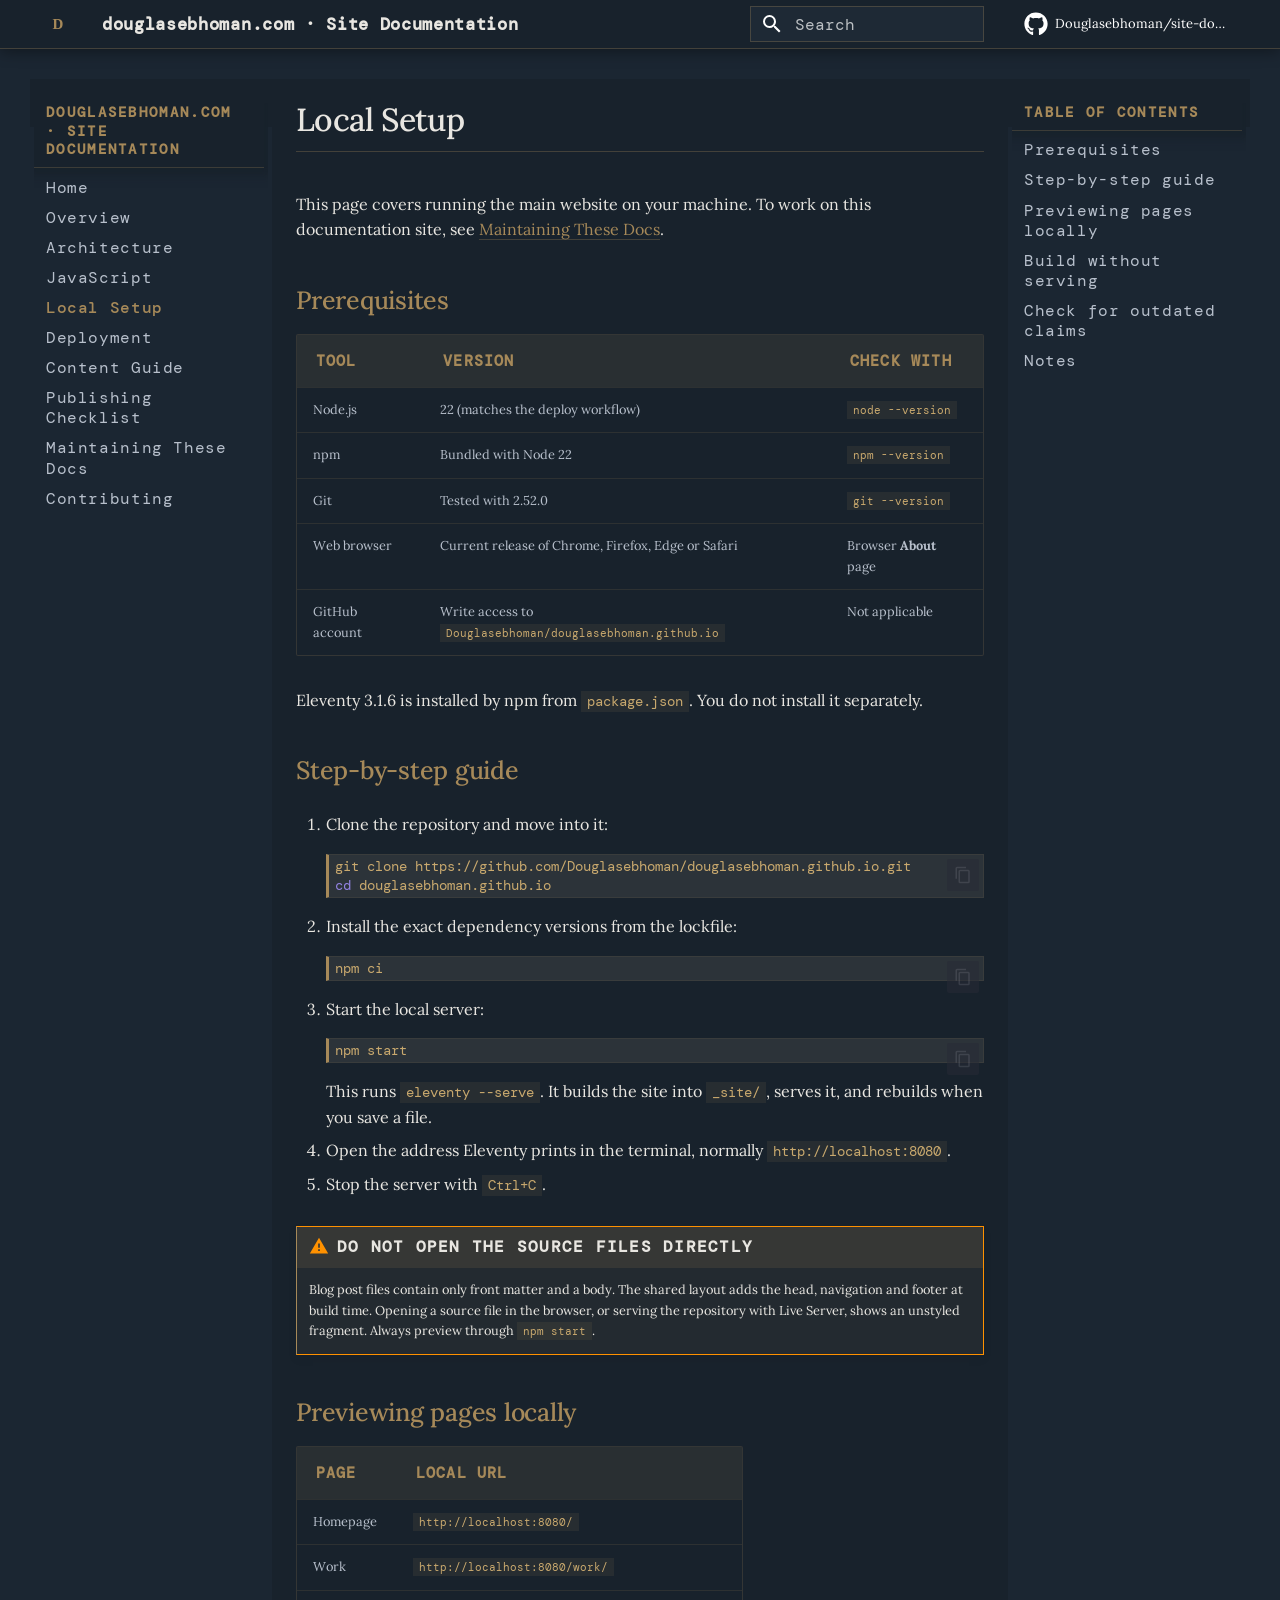
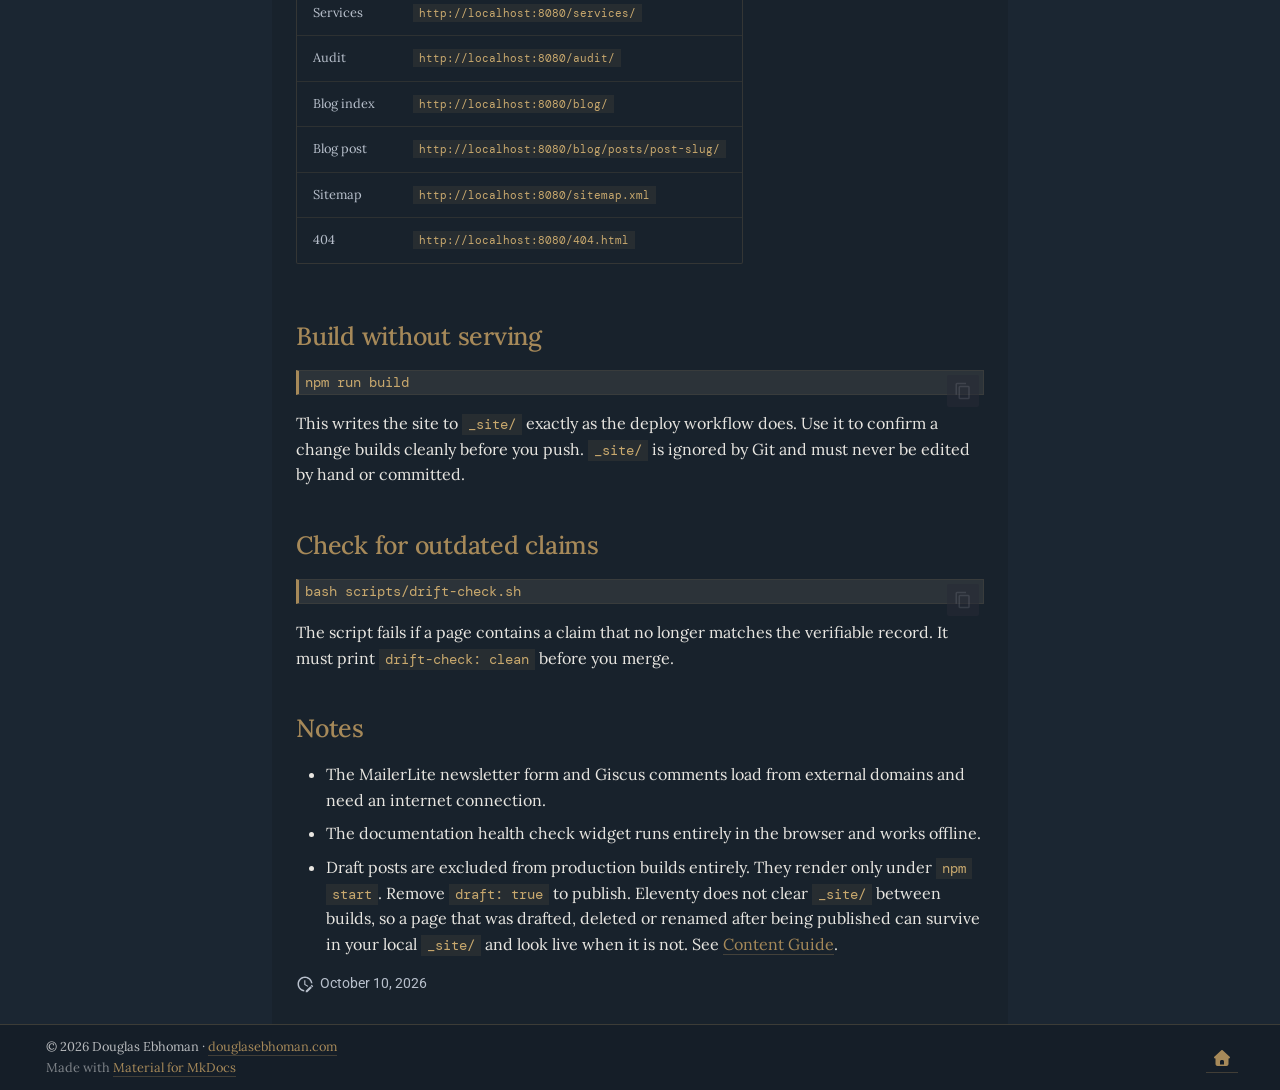
<file: local-setup/index.html>
<!doctype html>
<html lang="en" class="no-js">
  <head>
    
      <meta charset="utf-8">
      <meta name="viewport" content="width=device-width,initial-scale=1">
      
        <meta name="description" content="Technical documentation for douglasebhoman.com: architecture, local setup, deployment, and contributing guidelines.">
      
      
        <meta name="author" content="Douglas Ebhoman">
      
      
        <link rel="canonical" href="https://douglasebhoman.com/site-docs/local-setup/">
      
      
        <link rel="prev" href="../javascript/">
      
      
        <link rel="next" href="../deployment/">
      
      
        
      
      
      <link rel="icon" href="../assets/images/favicon.png">
      <meta name="generator" content="mkdocs-1.6.1, mkdocs-material-9.7.6">
    
    
      
        <title>Local Setup - douglasebhoman.com · Site Documentation</title>
      
    
    
      <link rel="stylesheet" href="../assets/stylesheets/main.484c7ddc.min.css">
      
        
        <link rel="stylesheet" href="../assets/stylesheets/palette.ab4e12ef.min.css">
      
      


    
    
      
    
    
      
        
        
        <link rel="preconnect" href="https://fonts.gstatic.com" crossorigin>
        <link rel="stylesheet" href="https://fonts.googleapis.com/css?family=Roboto:300,300i,400,400i,700,700i%7CRoboto+Mono:400,400i,700,700i&display=fallback">
        <style>:root{--md-text-font:"Roboto";--md-code-font:"Roboto Mono"}</style>
      
    
    
      <link rel="stylesheet" href="../stylesheets/brand.css">
    
    <script>__md_scope=new URL("..",location),__md_hash=e=>[...e].reduce(((e,_)=>(e<<5)-e+_.charCodeAt(0)),0),__md_get=(e,_=localStorage,t=__md_scope)=>JSON.parse(_.getItem(t.pathname+"."+e)),__md_set=(e,_,t=localStorage,a=__md_scope)=>{try{t.setItem(a.pathname+"."+e,JSON.stringify(_))}catch(e){}}</script>
    
      

    
    
  </head>
  
  
    
    
    
    
    
    <body dir="ltr" data-md-color-scheme="slate" data-md-color-primary="custom" data-md-color-accent="custom">
  
    
    <input class="md-toggle" data-md-toggle="drawer" type="checkbox" id="__drawer" autocomplete="off">
    <input class="md-toggle" data-md-toggle="search" type="checkbox" id="__search" autocomplete="off">
    <label class="md-overlay" for="__drawer"></label>
    <div data-md-component="skip">
      
        
        <a href="#local-setup" class="md-skip">
          Skip to content
        </a>
      
    </div>
    <div data-md-component="announce">
      
    </div>
    
    
      

  

<header class="md-header md-header--shadow" data-md-component="header">
  <nav class="md-header__inner md-grid" aria-label="Header">
    <a href=".." title="douglasebhoman.com · Site Documentation" class="md-header__button md-logo" aria-label="douglasebhoman.com · Site Documentation" data-md-component="logo">
      
  <img src="../assets/logo.svg" alt="logo">

    </a>
    <label class="md-header__button md-icon" for="__drawer">
      
      <svg xmlns="http://www.w3.org/2000/svg" viewBox="0 0 24 24"><path d="M3 6h18v2H3zm0 5h18v2H3zm0 5h18v2H3z"/></svg>
    </label>
    <div class="md-header__title" data-md-component="header-title">
      <div class="md-header__ellipsis">
        <div class="md-header__topic">
          <span class="md-ellipsis">
            douglasebhoman.com · Site Documentation
          </span>
        </div>
        <div class="md-header__topic" data-md-component="header-topic">
          <span class="md-ellipsis">
            
              Local Setup
            
          </span>
        </div>
      </div>
    </div>
    
      
    
    
    
    
      
      
        <label class="md-header__button md-icon" for="__search">
          
          <svg xmlns="http://www.w3.org/2000/svg" viewBox="0 0 24 24"><path d="M9.5 3A6.5 6.5 0 0 1 16 9.5c0 1.61-.59 3.09-1.56 4.23l.27.27h.79l5 5-1.5 1.5-5-5v-.79l-.27-.27A6.52 6.52 0 0 1 9.5 16 6.5 6.5 0 0 1 3 9.5 6.5 6.5 0 0 1 9.5 3m0 2C7 5 5 7 5 9.5S7 14 9.5 14 14 12 14 9.5 12 5 9.5 5"/></svg>
        </label>
        <div class="md-search" data-md-component="search" role="dialog">
  <label class="md-search__overlay" for="__search"></label>
  <div class="md-search__inner" role="search">
    <form class="md-search__form" name="search">
      <input type="text" class="md-search__input" name="query" aria-label="Search" placeholder="Search" autocapitalize="off" autocorrect="off" autocomplete="off" spellcheck="false" data-md-component="search-query" required>
      <label class="md-search__icon md-icon" for="__search">
        
        <svg xmlns="http://www.w3.org/2000/svg" viewBox="0 0 24 24"><path d="M9.5 3A6.5 6.5 0 0 1 16 9.5c0 1.61-.59 3.09-1.56 4.23l.27.27h.79l5 5-1.5 1.5-5-5v-.79l-.27-.27A6.52 6.52 0 0 1 9.5 16 6.5 6.5 0 0 1 3 9.5 6.5 6.5 0 0 1 9.5 3m0 2C7 5 5 7 5 9.5S7 14 9.5 14 14 12 14 9.5 12 5 9.5 5"/></svg>
        
        <svg xmlns="http://www.w3.org/2000/svg" viewBox="0 0 24 24"><path d="M20 11v2H8l5.5 5.5-1.42 1.42L4.16 12l7.92-7.92L13.5 5.5 8 11z"/></svg>
      </label>
      <nav class="md-search__options" aria-label="Search">
        
        <button type="reset" class="md-search__icon md-icon" title="Clear" aria-label="Clear" tabindex="-1">
          
          <svg xmlns="http://www.w3.org/2000/svg" viewBox="0 0 24 24"><path d="M19 6.41 17.59 5 12 10.59 6.41 5 5 6.41 10.59 12 5 17.59 6.41 19 12 13.41 17.59 19 19 17.59 13.41 12z"/></svg>
        </button>
      </nav>
      
        <div class="md-search__suggest" data-md-component="search-suggest"></div>
      
    </form>
    <div class="md-search__output">
      <div class="md-search__scrollwrap" tabindex="0" data-md-scrollfix>
        <div class="md-search-result" data-md-component="search-result">
          <div class="md-search-result__meta">
            Initializing search
          </div>
          <ol class="md-search-result__list" role="presentation"></ol>
        </div>
      </div>
    </div>
  </div>
</div>
      
    
    
      <div class="md-header__source">
        <a href="https://github.com/Douglasebhoman/site-docs" title="Go to repository" class="md-source" data-md-component="source">
  <div class="md-source__icon md-icon">
    
    <svg xmlns="http://www.w3.org/2000/svg" viewBox="0 0 512 512"><!--! Font Awesome Free 7.1.0 by @fontawesome - https://fontawesome.com License - https://fontawesome.com/license/free (Icons: CC BY 4.0, Fonts: SIL OFL 1.1, Code: MIT License) Copyright 2025 Fonticons, Inc.--><path d="M173.9 397.4c0 2-2.3 3.6-5.2 3.6-3.3.3-5.6-1.3-5.6-3.6 0-2 2.3-3.6 5.2-3.6 3-.3 5.6 1.3 5.6 3.6m-31.1-4.5c-.7 2 1.3 4.3 4.3 4.9 2.6 1 5.6 0 6.2-2s-1.3-4.3-4.3-5.2c-2.6-.7-5.5.3-6.2 2.3m44.2-1.7c-2.9.7-4.9 2.6-4.6 4.9.3 2 2.9 3.3 5.9 2.6 2.9-.7 4.9-2.6 4.6-4.6-.3-1.9-3-3.2-5.9-2.9M252.8 8C114.1 8 8 113.3 8 252c0 110.9 69.8 205.8 169.5 239.2 12.8 2.3 17.3-5.6 17.3-12.1 0-6.2-.3-40.4-.3-61.4 0 0-70 15-84.7-29.8 0 0-11.4-29.1-27.8-36.6 0 0-22.9-15.7 1.6-15.4 0 0 24.9 2 38.6 25.8 21.9 38.6 58.6 27.5 72.9 20.9 2.3-16 8.8-27.1 16-33.7-55.9-6.2-112.3-14.3-112.3-110.5 0-27.5 7.6-41.3 23.6-58.9-2.6-6.5-11.1-33.3 2.6-67.9 20.9-6.5 69 27 69 27 20-5.6 41.5-8.5 62.8-8.5s42.8 2.9 62.8 8.5c0 0 48.1-33.6 69-27 13.7 34.7 5.2 61.4 2.6 67.9 16 17.7 25.8 31.5 25.8 58.9 0 96.5-58.9 104.2-114.8 110.5 9.2 7.9 17 22.9 17 46.4 0 33.7-.3 75.4-.3 83.6 0 6.5 4.6 14.4 17.3 12.1C436.2 457.8 504 362.9 504 252 504 113.3 391.5 8 252.8 8M105.2 352.9c-1.3 1-1 3.3.7 5.2 1.6 1.6 3.9 2.3 5.2 1 1.3-1 1-3.3-.7-5.2-1.6-1.6-3.9-2.3-5.2-1m-10.8-8.1c-.7 1.3.3 2.9 2.3 3.9 1.6 1 3.6.7 4.3-.7.7-1.3-.3-2.9-2.3-3.9-2-.6-3.6-.3-4.3.7m32.4 35.6c-1.6 1.3-1 4.3 1.3 6.2 2.3 2.3 5.2 2.6 6.5 1 1.3-1.3.7-4.3-1.3-6.2-2.2-2.3-5.2-2.6-6.5-1m-11.4-14.7c-1.6 1-1.6 3.6 0 5.9s4.3 3.3 5.6 2.3c1.6-1.3 1.6-3.9 0-6.2-1.4-2.3-4-3.3-5.6-2"/></svg>
  </div>
  <div class="md-source__repository">
    Douglasebhoman/site-docs
  </div>
</a>
      </div>
    
  </nav>
  
</header>
    
    <div class="md-container" data-md-component="container">
      
      
        
          
        
      
      <main class="md-main" data-md-component="main">
        <div class="md-main__inner md-grid">
          
            
              
              <div class="md-sidebar md-sidebar--primary" data-md-component="sidebar" data-md-type="navigation" >
                <div class="md-sidebar__scrollwrap">
                  <div class="md-sidebar__inner">
                    



<nav class="md-nav md-nav--primary" aria-label="Navigation" data-md-level="0">
  <label class="md-nav__title" for="__drawer">
    <a href=".." title="douglasebhoman.com · Site Documentation" class="md-nav__button md-logo" aria-label="douglasebhoman.com · Site Documentation" data-md-component="logo">
      
  <img src="../assets/logo.svg" alt="logo">

    </a>
    douglasebhoman.com · Site Documentation
  </label>
  
    <div class="md-nav__source">
      <a href="https://github.com/Douglasebhoman/site-docs" title="Go to repository" class="md-source" data-md-component="source">
  <div class="md-source__icon md-icon">
    
    <svg xmlns="http://www.w3.org/2000/svg" viewBox="0 0 512 512"><!--! Font Awesome Free 7.1.0 by @fontawesome - https://fontawesome.com License - https://fontawesome.com/license/free (Icons: CC BY 4.0, Fonts: SIL OFL 1.1, Code: MIT License) Copyright 2025 Fonticons, Inc.--><path d="M173.9 397.4c0 2-2.3 3.6-5.2 3.6-3.3.3-5.6-1.3-5.6-3.6 0-2 2.3-3.6 5.2-3.6 3-.3 5.6 1.3 5.6 3.6m-31.1-4.5c-.7 2 1.3 4.3 4.3 4.9 2.6 1 5.6 0 6.2-2s-1.3-4.3-4.3-5.2c-2.6-.7-5.5.3-6.2 2.3m44.2-1.7c-2.9.7-4.9 2.6-4.6 4.9.3 2 2.9 3.3 5.9 2.6 2.9-.7 4.9-2.6 4.6-4.6-.3-1.9-3-3.2-5.9-2.9M252.8 8C114.1 8 8 113.3 8 252c0 110.9 69.8 205.8 169.5 239.2 12.8 2.3 17.3-5.6 17.3-12.1 0-6.2-.3-40.4-.3-61.4 0 0-70 15-84.7-29.8 0 0-11.4-29.1-27.8-36.6 0 0-22.9-15.7 1.6-15.4 0 0 24.9 2 38.6 25.8 21.9 38.6 58.6 27.5 72.9 20.9 2.3-16 8.8-27.1 16-33.7-55.9-6.2-112.3-14.3-112.3-110.5 0-27.5 7.6-41.3 23.6-58.9-2.6-6.5-11.1-33.3 2.6-67.9 20.9-6.5 69 27 69 27 20-5.6 41.5-8.5 62.8-8.5s42.8 2.9 62.8 8.5c0 0 48.1-33.6 69-27 13.7 34.7 5.2 61.4 2.6 67.9 16 17.7 25.8 31.5 25.8 58.9 0 96.5-58.9 104.2-114.8 110.5 9.2 7.9 17 22.9 17 46.4 0 33.7-.3 75.4-.3 83.6 0 6.5 4.6 14.4 17.3 12.1C436.2 457.8 504 362.9 504 252 504 113.3 391.5 8 252.8 8M105.2 352.9c-1.3 1-1 3.3.7 5.2 1.6 1.6 3.9 2.3 5.2 1 1.3-1 1-3.3-.7-5.2-1.6-1.6-3.9-2.3-5.2-1m-10.8-8.1c-.7 1.3.3 2.9 2.3 3.9 1.6 1 3.6.7 4.3-.7.7-1.3-.3-2.9-2.3-3.9-2-.6-3.6-.3-4.3.7m32.4 35.6c-1.6 1.3-1 4.3 1.3 6.2 2.3 2.3 5.2 2.6 6.5 1 1.3-1.3.7-4.3-1.3-6.2-2.2-2.3-5.2-2.6-6.5-1m-11.4-14.7c-1.6 1-1.6 3.6 0 5.9s4.3 3.3 5.6 2.3c1.6-1.3 1.6-3.9 0-6.2-1.4-2.3-4-3.3-5.6-2"/></svg>
  </div>
  <div class="md-source__repository">
    Douglasebhoman/site-docs
  </div>
</a>
    </div>
  
  <ul class="md-nav__list" data-md-scrollfix>
    
      
      
  
  
  
  
    <li class="md-nav__item">
      <a href=".." class="md-nav__link">
        
  
  
  <span class="md-ellipsis">
    
  
    Home
  

    
  </span>
  
  

      </a>
    </li>
  

    
      
      
  
  
  
  
    <li class="md-nav__item">
      <a href="../overview/" class="md-nav__link">
        
  
  
  <span class="md-ellipsis">
    
  
    Overview
  

    
  </span>
  
  

      </a>
    </li>
  

    
      
      
  
  
  
  
    <li class="md-nav__item">
      <a href="../architecture/" class="md-nav__link">
        
  
  
  <span class="md-ellipsis">
    
  
    Architecture
  

    
  </span>
  
  

      </a>
    </li>
  

    
      
      
  
  
  
  
    <li class="md-nav__item">
      <a href="../javascript/" class="md-nav__link">
        
  
  
  <span class="md-ellipsis">
    
  
    JavaScript
  

    
  </span>
  
  

      </a>
    </li>
  

    
      
      
  
  
    
  
  
  
    <li class="md-nav__item md-nav__item--active">
      
      <input class="md-nav__toggle md-toggle" type="checkbox" id="__toc">
      
      
        
      
      
        <label class="md-nav__link md-nav__link--active" for="__toc">
          
  
  
  <span class="md-ellipsis">
    
  
    Local Setup
  

    
  </span>
  
  

          <span class="md-nav__icon md-icon"></span>
        </label>
      
      <a href="./" class="md-nav__link md-nav__link--active">
        
  
  
  <span class="md-ellipsis">
    
  
    Local Setup
  

    
  </span>
  
  

      </a>
      
        

<nav class="md-nav md-nav--secondary" aria-label="Table of contents">
  
  
  
    
  
  
    <label class="md-nav__title" for="__toc">
      <span class="md-nav__icon md-icon"></span>
      Table of contents
    </label>
    <ul class="md-nav__list" data-md-component="toc" data-md-scrollfix>
      
        <li class="md-nav__item">
  <a href="#prerequisites" class="md-nav__link">
    <span class="md-ellipsis">
      
        Prerequisites
      
    </span>
  </a>
  
</li>
      
        <li class="md-nav__item">
  <a href="#step-by-step-guide" class="md-nav__link">
    <span class="md-ellipsis">
      
        Step-by-step guide
      
    </span>
  </a>
  
</li>
      
        <li class="md-nav__item">
  <a href="#previewing-pages-locally" class="md-nav__link">
    <span class="md-ellipsis">
      
        Previewing pages locally
      
    </span>
  </a>
  
</li>
      
        <li class="md-nav__item">
  <a href="#build-without-serving" class="md-nav__link">
    <span class="md-ellipsis">
      
        Build without serving
      
    </span>
  </a>
  
</li>
      
        <li class="md-nav__item">
  <a href="#check-for-outdated-claims" class="md-nav__link">
    <span class="md-ellipsis">
      
        Check for outdated claims
      
    </span>
  </a>
  
</li>
      
        <li class="md-nav__item">
  <a href="#notes" class="md-nav__link">
    <span class="md-ellipsis">
      
        Notes
      
    </span>
  </a>
  
</li>
      
    </ul>
  
</nav>
      
    </li>
  

    
      
      
  
  
  
  
    <li class="md-nav__item">
      <a href="../deployment/" class="md-nav__link">
        
  
  
  <span class="md-ellipsis">
    
  
    Deployment
  

    
  </span>
  
  

      </a>
    </li>
  

    
      
      
  
  
  
  
    <li class="md-nav__item">
      <a href="../content-guide/" class="md-nav__link">
        
  
  
  <span class="md-ellipsis">
    
  
    Content Guide
  

    
  </span>
  
  

      </a>
    </li>
  

    
      
      
  
  
  
  
    <li class="md-nav__item">
      <a href="../publishing-checklist/" class="md-nav__link">
        
  
  
  <span class="md-ellipsis">
    
  
    Publishing Checklist
  

    
  </span>
  
  

      </a>
    </li>
  

    
      
      
  
  
  
  
    <li class="md-nav__item">
      <a href="../maintaining-these-docs/" class="md-nav__link">
        
  
  
  <span class="md-ellipsis">
    
  
    Maintaining These Docs
  

    
  </span>
  
  

      </a>
    </li>
  

    
      
      
  
  
  
  
    <li class="md-nav__item">
      <a href="../contributing/" class="md-nav__link">
        
  
  
  <span class="md-ellipsis">
    
  
    Contributing
  

    
  </span>
  
  

      </a>
    </li>
  

    
  </ul>
</nav>
                  </div>
                </div>
              </div>
            
            
              
              <div class="md-sidebar md-sidebar--secondary" data-md-component="sidebar" data-md-type="toc" >
                <div class="md-sidebar__scrollwrap">
                  <div class="md-sidebar__inner">
                    

<nav class="md-nav md-nav--secondary" aria-label="Table of contents">
  
  
  
    
  
  
    <label class="md-nav__title" for="__toc">
      <span class="md-nav__icon md-icon"></span>
      Table of contents
    </label>
    <ul class="md-nav__list" data-md-component="toc" data-md-scrollfix>
      
        <li class="md-nav__item">
  <a href="#prerequisites" class="md-nav__link">
    <span class="md-ellipsis">
      
        Prerequisites
      
    </span>
  </a>
  
</li>
      
        <li class="md-nav__item">
  <a href="#step-by-step-guide" class="md-nav__link">
    <span class="md-ellipsis">
      
        Step-by-step guide
      
    </span>
  </a>
  
</li>
      
        <li class="md-nav__item">
  <a href="#previewing-pages-locally" class="md-nav__link">
    <span class="md-ellipsis">
      
        Previewing pages locally
      
    </span>
  </a>
  
</li>
      
        <li class="md-nav__item">
  <a href="#build-without-serving" class="md-nav__link">
    <span class="md-ellipsis">
      
        Build without serving
      
    </span>
  </a>
  
</li>
      
        <li class="md-nav__item">
  <a href="#check-for-outdated-claims" class="md-nav__link">
    <span class="md-ellipsis">
      
        Check for outdated claims
      
    </span>
  </a>
  
</li>
      
        <li class="md-nav__item">
  <a href="#notes" class="md-nav__link">
    <span class="md-ellipsis">
      
        Notes
      
    </span>
  </a>
  
</li>
      
    </ul>
  
</nav>
                  </div>
                </div>
              </div>
            
          
          
            <div class="md-content" data-md-component="content">
              
              <article class="md-content__inner md-typeset">
                
                  


  
  


<h1 id="local-setup">Local Setup</h1>
<p>This page covers running the main website on your machine. To work on this documentation site, see <a href="../maintaining-these-docs/">Maintaining These Docs</a>.</p>
<h2 id="prerequisites">Prerequisites</h2>
<table>
<thead>
<tr>
<th>Tool</th>
<th>Version</th>
<th>Check with</th>
</tr>
</thead>
<tbody>
<tr>
<td>Node.js</td>
<td>22 (matches the deploy workflow)</td>
<td><code>node --version</code></td>
</tr>
<tr>
<td>npm</td>
<td>Bundled with Node 22</td>
<td><code>npm --version</code></td>
</tr>
<tr>
<td>Git</td>
<td>Tested with 2.52.0</td>
<td><code>git --version</code></td>
</tr>
<tr>
<td>Web browser</td>
<td>Current release of Chrome, Firefox, Edge or Safari</td>
<td>Browser <strong>About</strong> page</td>
</tr>
<tr>
<td>GitHub account</td>
<td>Write access to <code>Douglasebhoman/douglasebhoman.github.io</code></td>
<td>Not applicable</td>
</tr>
</tbody>
</table>
<p>Eleventy 3.1.6 is installed by npm from <code>package.json</code>. You do not install it separately.</p>
<h2 id="step-by-step-guide">Step-by-step guide</h2>
<ol>
<li>
<p>Clone the repository and move into it:</p>
<div class="highlight"><pre><span></span><code><a id="__codelineno-0-1" name="__codelineno-0-1" href="#__codelineno-0-1"></a>git<span class="w"> </span>clone<span class="w"> </span>https://github.com/Douglasebhoman/douglasebhoman.github.io.git
<a id="__codelineno-0-2" name="__codelineno-0-2" href="#__codelineno-0-2"></a><span class="nb">cd</span><span class="w"> </span>douglasebhoman.github.io
</code></pre></div>
</li>
<li>
<p>Install the exact dependency versions from the lockfile:</p>
<div class="highlight"><pre><span></span><code><a id="__codelineno-1-1" name="__codelineno-1-1" href="#__codelineno-1-1"></a>npm<span class="w"> </span>ci
</code></pre></div>
</li>
<li>
<p>Start the local server:</p>
<div class="highlight"><pre><span></span><code><a id="__codelineno-2-1" name="__codelineno-2-1" href="#__codelineno-2-1"></a>npm<span class="w"> </span>start
</code></pre></div>
<p>This runs <code>eleventy --serve</code>. It builds the site into <code>_site/</code>, serves it, and rebuilds when you save a file.</p>
</li>
<li>
<p>Open the address Eleventy prints in the terminal, normally <code>http://localhost:8080</code>.</p>
</li>
<li>
<p>Stop the server with <code>Ctrl+C</code>.</p>
</li>
</ol>
<div class="admonition warning">
<p class="admonition-title">Do not open the source files directly</p>
<p>Blog post files contain only front matter and a body. The shared layout adds the head, navigation and footer at build time. Opening a source file in the browser, or serving the repository with Live Server, shows an unstyled fragment. Always preview through <code>npm start</code>.</p>
</div>
<h2 id="previewing-pages-locally">Previewing pages locally</h2>
<table>
<thead>
<tr>
<th>Page</th>
<th>Local URL</th>
</tr>
</thead>
<tbody>
<tr>
<td>Homepage</td>
<td><code>http://localhost:8080/</code></td>
</tr>
<tr>
<td>Work</td>
<td><code>http://localhost:8080/work/</code></td>
</tr>
<tr>
<td>Services</td>
<td><code>http://localhost:8080/services/</code></td>
</tr>
<tr>
<td>Audit</td>
<td><code>http://localhost:8080/audit/</code></td>
</tr>
<tr>
<td>Blog index</td>
<td><code>http://localhost:8080/blog/</code></td>
</tr>
<tr>
<td>Blog post</td>
<td><code>http://localhost:8080/blog/posts/post-slug/</code></td>
</tr>
<tr>
<td>Sitemap</td>
<td><code>http://localhost:8080/sitemap.xml</code></td>
</tr>
<tr>
<td>404</td>
<td><code>http://localhost:8080/404.html</code></td>
</tr>
</tbody>
</table>
<h2 id="build-without-serving">Build without serving</h2>
<div class="highlight"><pre><span></span><code><a id="__codelineno-3-1" name="__codelineno-3-1" href="#__codelineno-3-1"></a>npm<span class="w"> </span>run<span class="w"> </span>build
</code></pre></div>
<p>This writes the site to <code>_site/</code> exactly as the deploy workflow does. Use it to confirm a change builds cleanly before you push. <code>_site/</code> is ignored by Git and must never be edited by hand or committed.</p>
<h2 id="check-for-outdated-claims">Check for outdated claims</h2>
<div class="highlight"><pre><span></span><code><a id="__codelineno-4-1" name="__codelineno-4-1" href="#__codelineno-4-1"></a>bash<span class="w"> </span>scripts/drift-check.sh
</code></pre></div>
<p>The script fails if a page contains a claim that no longer matches the verifiable record. It must print <code>drift-check: clean</code> before you merge.</p>
<h2 id="notes">Notes</h2>
<ul>
<li>The MailerLite newsletter form and Giscus comments load from external domains and need an internet connection.</li>
<li>The documentation health check widget runs entirely in the browser and works offline.</li>
<li>Draft posts are excluded from production builds entirely. They render only under <code>npm start</code>. Remove <code>draft: true</code> to publish. Eleventy does not clear <code>_site/</code> between builds, so a page that was drafted, deleted or renamed after being published can survive in your local <code>_site/</code> and look live when it is not. See <a href="../content-guide/#drafts">Content Guide</a>.</li>
</ul>







  
    
  
  


  <aside class="md-source-file">
    
      
  <span class="md-source-file__fact">
    <span class="md-icon" title="Last update">
      <svg xmlns="http://www.w3.org/2000/svg" viewBox="0 0 24 24"><path d="M21 13.1c-.1 0-.3.1-.4.2l-1 1 2.1 2.1 1-1c.2-.2.2-.6 0-.8l-1.3-1.3c-.1-.1-.2-.2-.4-.2m-1.9 1.8-6.1 6V23h2.1l6.1-6.1zM12.5 7v5.2l4 2.4-1 1L11 13V7zM11 21.9c-5.1-.5-9-4.8-9-9.9C2 6.5 6.5 2 12 2c5.3 0 9.6 4.1 10 9.3-.3-.1-.6-.2-1-.2s-.7.1-1 .2C19.6 7.2 16.2 4 12 4c-4.4 0-8 3.6-8 8 0 4.1 3.1 7.5 7.1 7.9l-.1.2z"/></svg>
    </span>
    <span class="git-revision-date-localized-plugin git-revision-date-localized-plugin-date" title="October 10, 2026 20:16:22 UTC">October 10, 2026</span>
  </span>

    
    
    
    
  </aside>





                
              </article>
            </div>
          
          
<script>var target=document.getElementById(location.hash.slice(1));target&&target.name&&(target.checked=target.name.startsWith("__tabbed_"))</script>
        </div>
        
          <button type="button" class="md-top md-icon" data-md-component="top" hidden>
  
  <svg xmlns="http://www.w3.org/2000/svg" viewBox="0 0 24 24"><path d="M13 20h-2V8l-5.5 5.5-1.42-1.42L12 4.16l7.92 7.92-1.42 1.42L13 8z"/></svg>
  Back to top
</button>
        
      </main>
      
        <footer class="md-footer">
  
  <div class="md-footer-meta md-typeset">
    <div class="md-footer-meta__inner md-grid">
      <div class="md-copyright">
  
    <div class="md-copyright__highlight">
      © 2026 Douglas Ebhoman · <a href="https://douglasebhoman.com">douglasebhoman.com</a>
    </div>
  
  
    Made with
    <a href="https://squidfunk.github.io/mkdocs-material/" target="_blank" rel="noopener">
      Material for MkDocs
    </a>
  
</div>
      
        
<div class="md-social">
  
    
    
    
    
    <a href="https://douglasebhoman.com" target="_blank" rel="noopener" title="douglasebhoman.com" class="md-social__link">
      <svg xmlns="http://www.w3.org/2000/svg" viewBox="0 0 512 512"><!--! Font Awesome Free 7.1.0 by @fontawesome - https://fontawesome.com License - https://fontawesome.com/license/free (Icons: CC BY 4.0, Fonts: SIL OFL 1.1, Code: MIT License) Copyright 2025 Fonticons, Inc.--><path d="M277.8 8.6c-12.3-11.4-31.3-11.4-43.5 0l-224 208c-9.6 9-12.8 22.9-8 35.1S18.8 272 32 272h16v176c0 35.3 28.7 64 64 64h288c35.3 0 64-28.7 64-64V272h16c13.2 0 25-8.1 29.8-20.3s1.6-26.2-8-35.1zM240 320h32c26.5 0 48 21.5 48 48v96H192v-96c0-26.5 21.5-48 48-48"/></svg>
    </a>
  
</div>
      
    </div>
  </div>
</footer>
      
    </div>
    <div class="md-dialog" data-md-component="dialog">
      <div class="md-dialog__inner md-typeset"></div>
    </div>
    
    
    
      
      
      <script id="__config" type="application/json">{"annotate": null, "base": "..", "features": ["navigation.instant", "navigation.top", "navigation.sections", "search.highlight", "search.suggest", "content.code.copy"], "search": "../assets/javascripts/workers/search.2c215733.min.js", "tags": null, "translations": {"clipboard.copied": "Copied to clipboard", "clipboard.copy": "Copy to clipboard", "search.result.more.one": "1 more on this page", "search.result.more.other": "# more on this page", "search.result.none": "No matching documents", "search.result.one": "1 matching document", "search.result.other": "# matching documents", "search.result.placeholder": "Type to start searching", "search.result.term.missing": "Missing", "select.version": "Select version"}, "version": null}</script>
    
    
      <script src="../assets/javascripts/bundle.79ae519e.min.js"></script>
      
    
  </body>
</html>
</file>
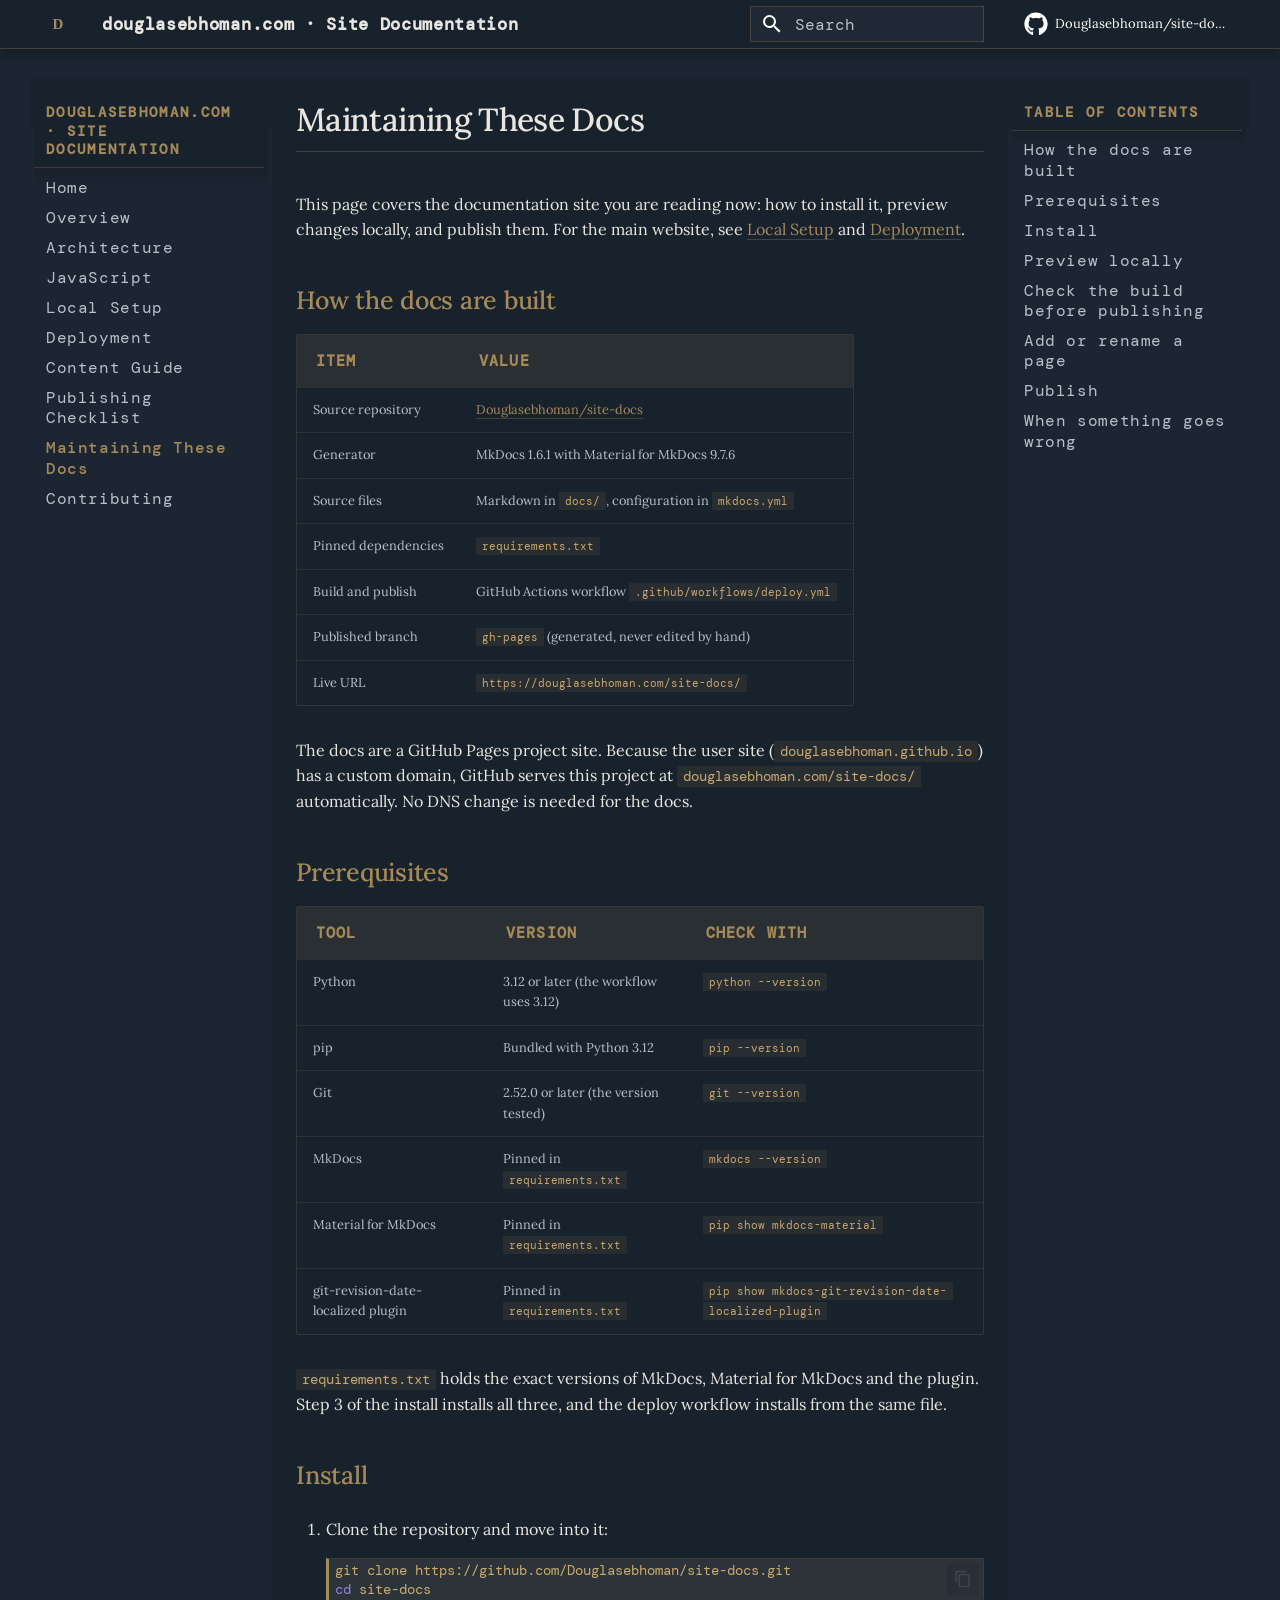
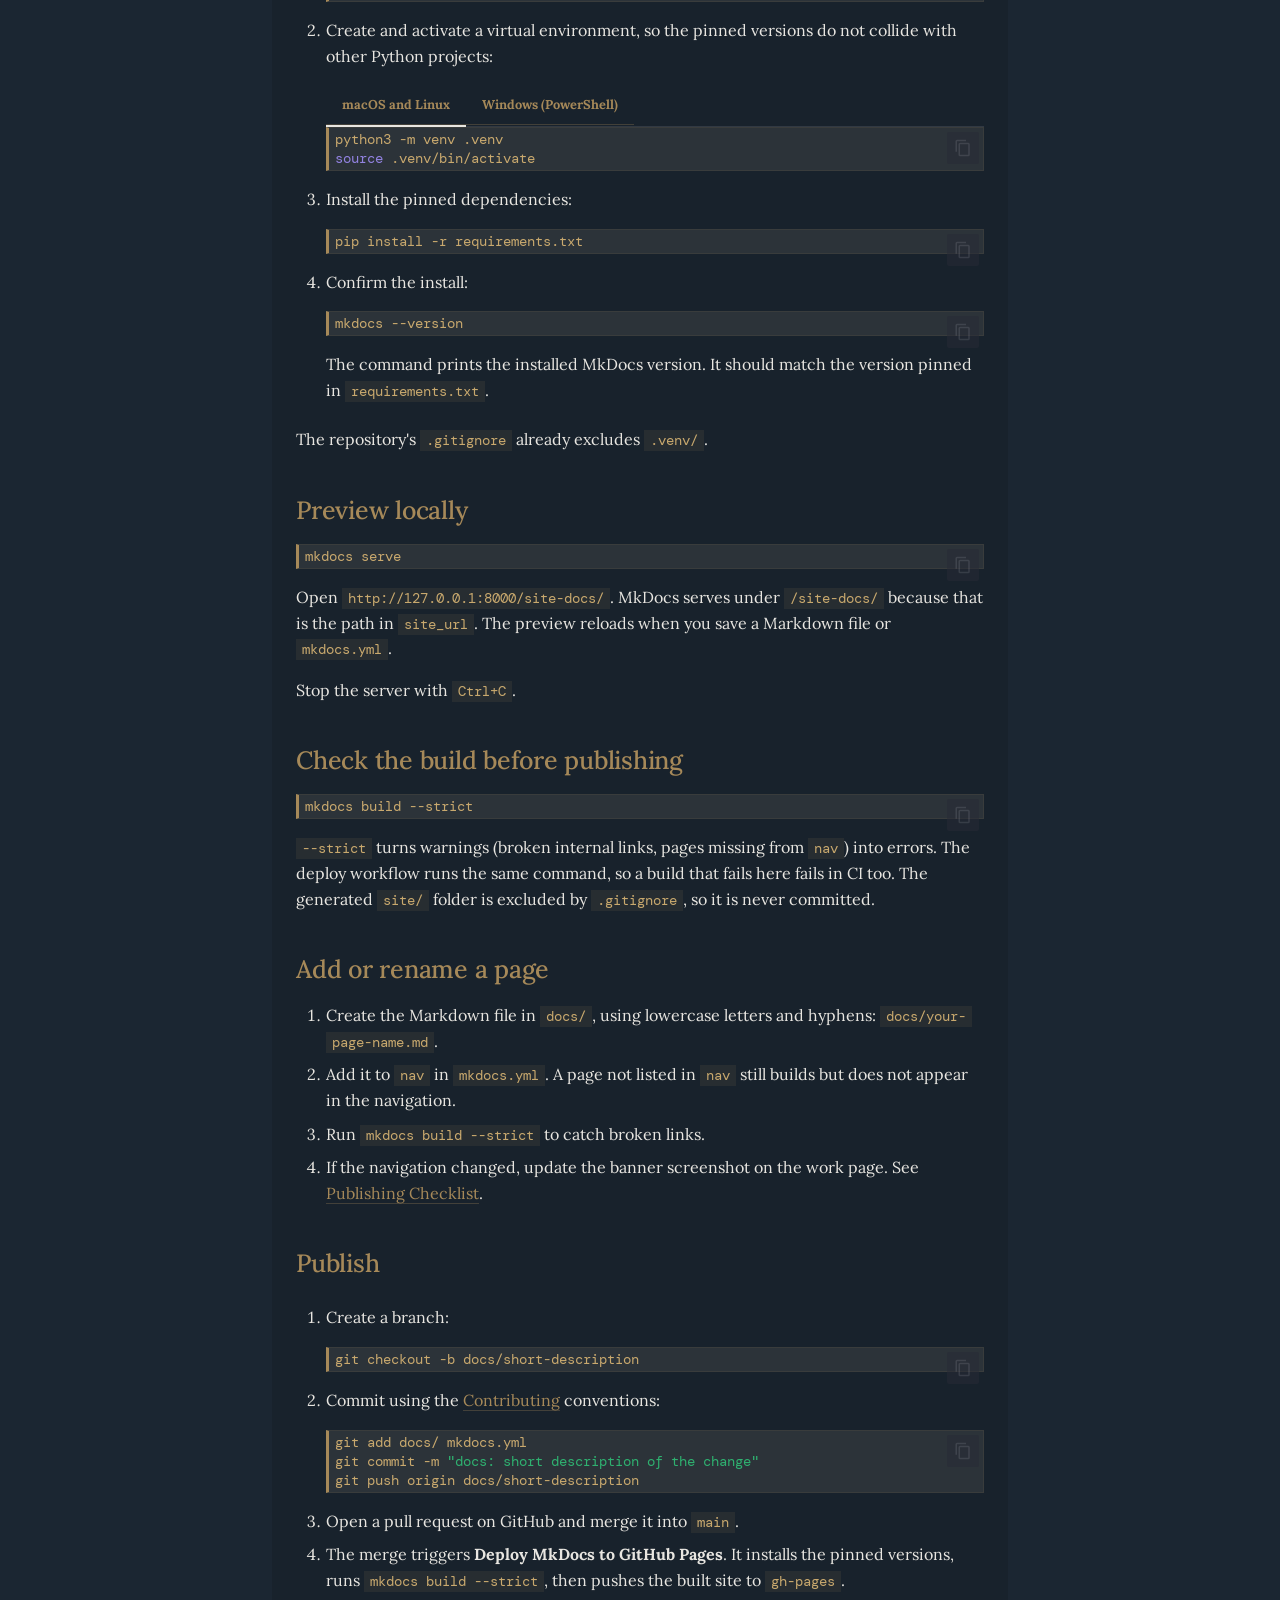
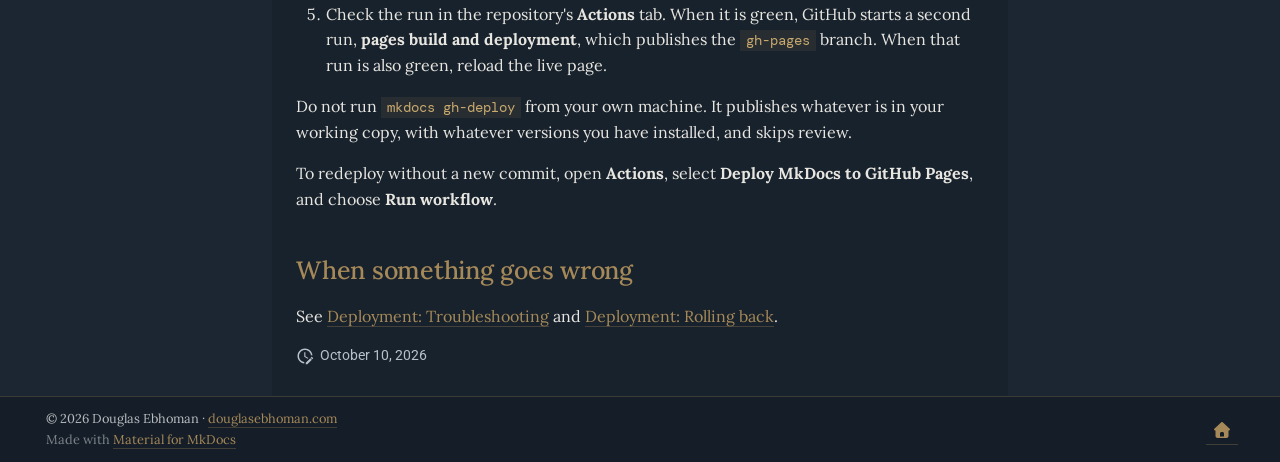
<file: maintaining-these-docs/index.html>
<!doctype html>
<html lang="en" class="no-js">
  <head>
    
      <meta charset="utf-8">
      <meta name="viewport" content="width=device-width,initial-scale=1">
      
        <meta name="description" content="Technical documentation for douglasebhoman.com: architecture, local setup, deployment, and contributing guidelines.">
      
      
        <meta name="author" content="Douglas Ebhoman">
      
      
        <link rel="canonical" href="https://douglasebhoman.com/site-docs/maintaining-these-docs/">
      
      
        <link rel="prev" href="../publishing-checklist/">
      
      
        <link rel="next" href="../contributing/">
      
      
        
      
      
      <link rel="icon" href="../assets/images/favicon.png">
      <meta name="generator" content="mkdocs-1.6.1, mkdocs-material-9.7.6">
    
    
      
        <title>Maintaining These Docs - douglasebhoman.com · Site Documentation</title>
      
    
    
      <link rel="stylesheet" href="../assets/stylesheets/main.484c7ddc.min.css">
      
        
        <link rel="stylesheet" href="../assets/stylesheets/palette.ab4e12ef.min.css">
      
      


    
    
      
    
    
      
        
        
        <link rel="preconnect" href="https://fonts.gstatic.com" crossorigin>
        <link rel="stylesheet" href="https://fonts.googleapis.com/css?family=Roboto:300,300i,400,400i,700,700i%7CRoboto+Mono:400,400i,700,700i&display=fallback">
        <style>:root{--md-text-font:"Roboto";--md-code-font:"Roboto Mono"}</style>
      
    
    
      <link rel="stylesheet" href="../stylesheets/brand.css">
    
    <script>__md_scope=new URL("..",location),__md_hash=e=>[...e].reduce(((e,_)=>(e<<5)-e+_.charCodeAt(0)),0),__md_get=(e,_=localStorage,t=__md_scope)=>JSON.parse(_.getItem(t.pathname+"."+e)),__md_set=(e,_,t=localStorage,a=__md_scope)=>{try{t.setItem(a.pathname+"."+e,JSON.stringify(_))}catch(e){}}</script>
    
      

    
    
  </head>
  
  
    
    
    
    
    
    <body dir="ltr" data-md-color-scheme="slate" data-md-color-primary="custom" data-md-color-accent="custom">
  
    
    <input class="md-toggle" data-md-toggle="drawer" type="checkbox" id="__drawer" autocomplete="off">
    <input class="md-toggle" data-md-toggle="search" type="checkbox" id="__search" autocomplete="off">
    <label class="md-overlay" for="__drawer"></label>
    <div data-md-component="skip">
      
        
        <a href="#maintaining-these-docs" class="md-skip">
          Skip to content
        </a>
      
    </div>
    <div data-md-component="announce">
      
    </div>
    
    
      

  

<header class="md-header md-header--shadow" data-md-component="header">
  <nav class="md-header__inner md-grid" aria-label="Header">
    <a href=".." title="douglasebhoman.com · Site Documentation" class="md-header__button md-logo" aria-label="douglasebhoman.com · Site Documentation" data-md-component="logo">
      
  <img src="../assets/logo.svg" alt="logo">

    </a>
    <label class="md-header__button md-icon" for="__drawer">
      
      <svg xmlns="http://www.w3.org/2000/svg" viewBox="0 0 24 24"><path d="M3 6h18v2H3zm0 5h18v2H3zm0 5h18v2H3z"/></svg>
    </label>
    <div class="md-header__title" data-md-component="header-title">
      <div class="md-header__ellipsis">
        <div class="md-header__topic">
          <span class="md-ellipsis">
            douglasebhoman.com · Site Documentation
          </span>
        </div>
        <div class="md-header__topic" data-md-component="header-topic">
          <span class="md-ellipsis">
            
              Maintaining These Docs
            
          </span>
        </div>
      </div>
    </div>
    
      
    
    
    
    
      
      
        <label class="md-header__button md-icon" for="__search">
          
          <svg xmlns="http://www.w3.org/2000/svg" viewBox="0 0 24 24"><path d="M9.5 3A6.5 6.5 0 0 1 16 9.5c0 1.61-.59 3.09-1.56 4.23l.27.27h.79l5 5-1.5 1.5-5-5v-.79l-.27-.27A6.52 6.52 0 0 1 9.5 16 6.5 6.5 0 0 1 3 9.5 6.5 6.5 0 0 1 9.5 3m0 2C7 5 5 7 5 9.5S7 14 9.5 14 14 12 14 9.5 12 5 9.5 5"/></svg>
        </label>
        <div class="md-search" data-md-component="search" role="dialog">
  <label class="md-search__overlay" for="__search"></label>
  <div class="md-search__inner" role="search">
    <form class="md-search__form" name="search">
      <input type="text" class="md-search__input" name="query" aria-label="Search" placeholder="Search" autocapitalize="off" autocorrect="off" autocomplete="off" spellcheck="false" data-md-component="search-query" required>
      <label class="md-search__icon md-icon" for="__search">
        
        <svg xmlns="http://www.w3.org/2000/svg" viewBox="0 0 24 24"><path d="M9.5 3A6.5 6.5 0 0 1 16 9.5c0 1.61-.59 3.09-1.56 4.23l.27.27h.79l5 5-1.5 1.5-5-5v-.79l-.27-.27A6.52 6.52 0 0 1 9.5 16 6.5 6.5 0 0 1 3 9.5 6.5 6.5 0 0 1 9.5 3m0 2C7 5 5 7 5 9.5S7 14 9.5 14 14 12 14 9.5 12 5 9.5 5"/></svg>
        
        <svg xmlns="http://www.w3.org/2000/svg" viewBox="0 0 24 24"><path d="M20 11v2H8l5.5 5.5-1.42 1.42L4.16 12l7.92-7.92L13.5 5.5 8 11z"/></svg>
      </label>
      <nav class="md-search__options" aria-label="Search">
        
        <button type="reset" class="md-search__icon md-icon" title="Clear" aria-label="Clear" tabindex="-1">
          
          <svg xmlns="http://www.w3.org/2000/svg" viewBox="0 0 24 24"><path d="M19 6.41 17.59 5 12 10.59 6.41 5 5 6.41 10.59 12 5 17.59 6.41 19 12 13.41 17.59 19 19 17.59 13.41 12z"/></svg>
        </button>
      </nav>
      
        <div class="md-search__suggest" data-md-component="search-suggest"></div>
      
    </form>
    <div class="md-search__output">
      <div class="md-search__scrollwrap" tabindex="0" data-md-scrollfix>
        <div class="md-search-result" data-md-component="search-result">
          <div class="md-search-result__meta">
            Initializing search
          </div>
          <ol class="md-search-result__list" role="presentation"></ol>
        </div>
      </div>
    </div>
  </div>
</div>
      
    
    
      <div class="md-header__source">
        <a href="https://github.com/Douglasebhoman/site-docs" title="Go to repository" class="md-source" data-md-component="source">
  <div class="md-source__icon md-icon">
    
    <svg xmlns="http://www.w3.org/2000/svg" viewBox="0 0 512 512"><!--! Font Awesome Free 7.1.0 by @fontawesome - https://fontawesome.com License - https://fontawesome.com/license/free (Icons: CC BY 4.0, Fonts: SIL OFL 1.1, Code: MIT License) Copyright 2025 Fonticons, Inc.--><path d="M173.9 397.4c0 2-2.3 3.6-5.2 3.6-3.3.3-5.6-1.3-5.6-3.6 0-2 2.3-3.6 5.2-3.6 3-.3 5.6 1.3 5.6 3.6m-31.1-4.5c-.7 2 1.3 4.3 4.3 4.9 2.6 1 5.6 0 6.2-2s-1.3-4.3-4.3-5.2c-2.6-.7-5.5.3-6.2 2.3m44.2-1.7c-2.9.7-4.9 2.6-4.6 4.9.3 2 2.9 3.3 5.9 2.6 2.9-.7 4.9-2.6 4.6-4.6-.3-1.9-3-3.2-5.9-2.9M252.8 8C114.1 8 8 113.3 8 252c0 110.9 69.8 205.8 169.5 239.2 12.8 2.3 17.3-5.6 17.3-12.1 0-6.2-.3-40.4-.3-61.4 0 0-70 15-84.7-29.8 0 0-11.4-29.1-27.8-36.6 0 0-22.9-15.7 1.6-15.4 0 0 24.9 2 38.6 25.8 21.9 38.6 58.6 27.5 72.9 20.9 2.3-16 8.8-27.1 16-33.7-55.9-6.2-112.3-14.3-112.3-110.5 0-27.5 7.6-41.3 23.6-58.9-2.6-6.5-11.1-33.3 2.6-67.9 20.9-6.5 69 27 69 27 20-5.6 41.5-8.5 62.8-8.5s42.8 2.9 62.8 8.5c0 0 48.1-33.6 69-27 13.7 34.7 5.2 61.4 2.6 67.9 16 17.7 25.8 31.5 25.8 58.9 0 96.5-58.9 104.2-114.8 110.5 9.2 7.9 17 22.9 17 46.4 0 33.7-.3 75.4-.3 83.6 0 6.5 4.6 14.4 17.3 12.1C436.2 457.8 504 362.9 504 252 504 113.3 391.5 8 252.8 8M105.2 352.9c-1.3 1-1 3.3.7 5.2 1.6 1.6 3.9 2.3 5.2 1 1.3-1 1-3.3-.7-5.2-1.6-1.6-3.9-2.3-5.2-1m-10.8-8.1c-.7 1.3.3 2.9 2.3 3.9 1.6 1 3.6.7 4.3-.7.7-1.3-.3-2.9-2.3-3.9-2-.6-3.6-.3-4.3.7m32.4 35.6c-1.6 1.3-1 4.3 1.3 6.2 2.3 2.3 5.2 2.6 6.5 1 1.3-1.3.7-4.3-1.3-6.2-2.2-2.3-5.2-2.6-6.5-1m-11.4-14.7c-1.6 1-1.6 3.6 0 5.9s4.3 3.3 5.6 2.3c1.6-1.3 1.6-3.9 0-6.2-1.4-2.3-4-3.3-5.6-2"/></svg>
  </div>
  <div class="md-source__repository">
    Douglasebhoman/site-docs
  </div>
</a>
      </div>
    
  </nav>
  
</header>
    
    <div class="md-container" data-md-component="container">
      
      
        
          
        
      
      <main class="md-main" data-md-component="main">
        <div class="md-main__inner md-grid">
          
            
              
              <div class="md-sidebar md-sidebar--primary" data-md-component="sidebar" data-md-type="navigation" >
                <div class="md-sidebar__scrollwrap">
                  <div class="md-sidebar__inner">
                    



<nav class="md-nav md-nav--primary" aria-label="Navigation" data-md-level="0">
  <label class="md-nav__title" for="__drawer">
    <a href=".." title="douglasebhoman.com · Site Documentation" class="md-nav__button md-logo" aria-label="douglasebhoman.com · Site Documentation" data-md-component="logo">
      
  <img src="../assets/logo.svg" alt="logo">

    </a>
    douglasebhoman.com · Site Documentation
  </label>
  
    <div class="md-nav__source">
      <a href="https://github.com/Douglasebhoman/site-docs" title="Go to repository" class="md-source" data-md-component="source">
  <div class="md-source__icon md-icon">
    
    <svg xmlns="http://www.w3.org/2000/svg" viewBox="0 0 512 512"><!--! Font Awesome Free 7.1.0 by @fontawesome - https://fontawesome.com License - https://fontawesome.com/license/free (Icons: CC BY 4.0, Fonts: SIL OFL 1.1, Code: MIT License) Copyright 2025 Fonticons, Inc.--><path d="M173.9 397.4c0 2-2.3 3.6-5.2 3.6-3.3.3-5.6-1.3-5.6-3.6 0-2 2.3-3.6 5.2-3.6 3-.3 5.6 1.3 5.6 3.6m-31.1-4.5c-.7 2 1.3 4.3 4.3 4.9 2.6 1 5.6 0 6.2-2s-1.3-4.3-4.3-5.2c-2.6-.7-5.5.3-6.2 2.3m44.2-1.7c-2.9.7-4.9 2.6-4.6 4.9.3 2 2.9 3.3 5.9 2.6 2.9-.7 4.9-2.6 4.6-4.6-.3-1.9-3-3.2-5.9-2.9M252.8 8C114.1 8 8 113.3 8 252c0 110.9 69.8 205.8 169.5 239.2 12.8 2.3 17.3-5.6 17.3-12.1 0-6.2-.3-40.4-.3-61.4 0 0-70 15-84.7-29.8 0 0-11.4-29.1-27.8-36.6 0 0-22.9-15.7 1.6-15.4 0 0 24.9 2 38.6 25.8 21.9 38.6 58.6 27.5 72.9 20.9 2.3-16 8.8-27.1 16-33.7-55.9-6.2-112.3-14.3-112.3-110.5 0-27.5 7.6-41.3 23.6-58.9-2.6-6.5-11.1-33.3 2.6-67.9 20.9-6.5 69 27 69 27 20-5.6 41.5-8.5 62.8-8.5s42.8 2.9 62.8 8.5c0 0 48.1-33.6 69-27 13.7 34.7 5.2 61.4 2.6 67.9 16 17.7 25.8 31.5 25.8 58.9 0 96.5-58.9 104.2-114.8 110.5 9.2 7.9 17 22.9 17 46.4 0 33.7-.3 75.4-.3 83.6 0 6.5 4.6 14.4 17.3 12.1C436.2 457.8 504 362.9 504 252 504 113.3 391.5 8 252.8 8M105.2 352.9c-1.3 1-1 3.3.7 5.2 1.6 1.6 3.9 2.3 5.2 1 1.3-1 1-3.3-.7-5.2-1.6-1.6-3.9-2.3-5.2-1m-10.8-8.1c-.7 1.3.3 2.9 2.3 3.9 1.6 1 3.6.7 4.3-.7.7-1.3-.3-2.9-2.3-3.9-2-.6-3.6-.3-4.3.7m32.4 35.6c-1.6 1.3-1 4.3 1.3 6.2 2.3 2.3 5.2 2.6 6.5 1 1.3-1.3.7-4.3-1.3-6.2-2.2-2.3-5.2-2.6-6.5-1m-11.4-14.7c-1.6 1-1.6 3.6 0 5.9s4.3 3.3 5.6 2.3c1.6-1.3 1.6-3.9 0-6.2-1.4-2.3-4-3.3-5.6-2"/></svg>
  </div>
  <div class="md-source__repository">
    Douglasebhoman/site-docs
  </div>
</a>
    </div>
  
  <ul class="md-nav__list" data-md-scrollfix>
    
      
      
  
  
  
  
    <li class="md-nav__item">
      <a href=".." class="md-nav__link">
        
  
  
  <span class="md-ellipsis">
    
  
    Home
  

    
  </span>
  
  

      </a>
    </li>
  

    
      
      
  
  
  
  
    <li class="md-nav__item">
      <a href="../overview/" class="md-nav__link">
        
  
  
  <span class="md-ellipsis">
    
  
    Overview
  

    
  </span>
  
  

      </a>
    </li>
  

    
      
      
  
  
  
  
    <li class="md-nav__item">
      <a href="../architecture/" class="md-nav__link">
        
  
  
  <span class="md-ellipsis">
    
  
    Architecture
  

    
  </span>
  
  

      </a>
    </li>
  

    
      
      
  
  
  
  
    <li class="md-nav__item">
      <a href="../javascript/" class="md-nav__link">
        
  
  
  <span class="md-ellipsis">
    
  
    JavaScript
  

    
  </span>
  
  

      </a>
    </li>
  

    
      
      
  
  
  
  
    <li class="md-nav__item">
      <a href="../local-setup/" class="md-nav__link">
        
  
  
  <span class="md-ellipsis">
    
  
    Local Setup
  

    
  </span>
  
  

      </a>
    </li>
  

    
      
      
  
  
  
  
    <li class="md-nav__item">
      <a href="../deployment/" class="md-nav__link">
        
  
  
  <span class="md-ellipsis">
    
  
    Deployment
  

    
  </span>
  
  

      </a>
    </li>
  

    
      
      
  
  
  
  
    <li class="md-nav__item">
      <a href="../content-guide/" class="md-nav__link">
        
  
  
  <span class="md-ellipsis">
    
  
    Content Guide
  

    
  </span>
  
  

      </a>
    </li>
  

    
      
      
  
  
  
  
    <li class="md-nav__item">
      <a href="../publishing-checklist/" class="md-nav__link">
        
  
  
  <span class="md-ellipsis">
    
  
    Publishing Checklist
  

    
  </span>
  
  

      </a>
    </li>
  

    
      
      
  
  
    
  
  
  
    <li class="md-nav__item md-nav__item--active">
      
      <input class="md-nav__toggle md-toggle" type="checkbox" id="__toc">
      
      
        
      
      
        <label class="md-nav__link md-nav__link--active" for="__toc">
          
  
  
  <span class="md-ellipsis">
    
  
    Maintaining These Docs
  

    
  </span>
  
  

          <span class="md-nav__icon md-icon"></span>
        </label>
      
      <a href="./" class="md-nav__link md-nav__link--active">
        
  
  
  <span class="md-ellipsis">
    
  
    Maintaining These Docs
  

    
  </span>
  
  

      </a>
      
        

<nav class="md-nav md-nav--secondary" aria-label="Table of contents">
  
  
  
    
  
  
    <label class="md-nav__title" for="__toc">
      <span class="md-nav__icon md-icon"></span>
      Table of contents
    </label>
    <ul class="md-nav__list" data-md-component="toc" data-md-scrollfix>
      
        <li class="md-nav__item">
  <a href="#how-the-docs-are-built" class="md-nav__link">
    <span class="md-ellipsis">
      
        How the docs are built
      
    </span>
  </a>
  
</li>
      
        <li class="md-nav__item">
  <a href="#prerequisites" class="md-nav__link">
    <span class="md-ellipsis">
      
        Prerequisites
      
    </span>
  </a>
  
</li>
      
        <li class="md-nav__item">
  <a href="#install" class="md-nav__link">
    <span class="md-ellipsis">
      
        Install
      
    </span>
  </a>
  
</li>
      
        <li class="md-nav__item">
  <a href="#preview-locally" class="md-nav__link">
    <span class="md-ellipsis">
      
        Preview locally
      
    </span>
  </a>
  
</li>
      
        <li class="md-nav__item">
  <a href="#check-the-build-before-publishing" class="md-nav__link">
    <span class="md-ellipsis">
      
        Check the build before publishing
      
    </span>
  </a>
  
</li>
      
        <li class="md-nav__item">
  <a href="#add-or-rename-a-page" class="md-nav__link">
    <span class="md-ellipsis">
      
        Add or rename a page
      
    </span>
  </a>
  
</li>
      
        <li class="md-nav__item">
  <a href="#publish" class="md-nav__link">
    <span class="md-ellipsis">
      
        Publish
      
    </span>
  </a>
  
</li>
      
        <li class="md-nav__item">
  <a href="#when-something-goes-wrong" class="md-nav__link">
    <span class="md-ellipsis">
      
        When something goes wrong
      
    </span>
  </a>
  
</li>
      
    </ul>
  
</nav>
      
    </li>
  

    
      
      
  
  
  
  
    <li class="md-nav__item">
      <a href="../contributing/" class="md-nav__link">
        
  
  
  <span class="md-ellipsis">
    
  
    Contributing
  

    
  </span>
  
  

      </a>
    </li>
  

    
  </ul>
</nav>
                  </div>
                </div>
              </div>
            
            
              
              <div class="md-sidebar md-sidebar--secondary" data-md-component="sidebar" data-md-type="toc" >
                <div class="md-sidebar__scrollwrap">
                  <div class="md-sidebar__inner">
                    

<nav class="md-nav md-nav--secondary" aria-label="Table of contents">
  
  
  
    
  
  
    <label class="md-nav__title" for="__toc">
      <span class="md-nav__icon md-icon"></span>
      Table of contents
    </label>
    <ul class="md-nav__list" data-md-component="toc" data-md-scrollfix>
      
        <li class="md-nav__item">
  <a href="#how-the-docs-are-built" class="md-nav__link">
    <span class="md-ellipsis">
      
        How the docs are built
      
    </span>
  </a>
  
</li>
      
        <li class="md-nav__item">
  <a href="#prerequisites" class="md-nav__link">
    <span class="md-ellipsis">
      
        Prerequisites
      
    </span>
  </a>
  
</li>
      
        <li class="md-nav__item">
  <a href="#install" class="md-nav__link">
    <span class="md-ellipsis">
      
        Install
      
    </span>
  </a>
  
</li>
      
        <li class="md-nav__item">
  <a href="#preview-locally" class="md-nav__link">
    <span class="md-ellipsis">
      
        Preview locally
      
    </span>
  </a>
  
</li>
      
        <li class="md-nav__item">
  <a href="#check-the-build-before-publishing" class="md-nav__link">
    <span class="md-ellipsis">
      
        Check the build before publishing
      
    </span>
  </a>
  
</li>
      
        <li class="md-nav__item">
  <a href="#add-or-rename-a-page" class="md-nav__link">
    <span class="md-ellipsis">
      
        Add or rename a page
      
    </span>
  </a>
  
</li>
      
        <li class="md-nav__item">
  <a href="#publish" class="md-nav__link">
    <span class="md-ellipsis">
      
        Publish
      
    </span>
  </a>
  
</li>
      
        <li class="md-nav__item">
  <a href="#when-something-goes-wrong" class="md-nav__link">
    <span class="md-ellipsis">
      
        When something goes wrong
      
    </span>
  </a>
  
</li>
      
    </ul>
  
</nav>
                  </div>
                </div>
              </div>
            
          
          
            <div class="md-content" data-md-component="content">
              
              <article class="md-content__inner md-typeset">
                
                  


  
  


<h1 id="maintaining-these-docs">Maintaining These Docs</h1>
<p>This page covers the documentation site you are reading now: how to install it, preview changes locally, and publish them. For the main website, see <a href="../local-setup/">Local Setup</a> and <a href="../deployment/">Deployment</a>.</p>
<h2 id="how-the-docs-are-built">How the docs are built</h2>
<table>
<thead>
<tr>
<th>Item</th>
<th>Value</th>
</tr>
</thead>
<tbody>
<tr>
<td>Source repository</td>
<td><a href="https://github.com/Douglasebhoman/site-docs">Douglasebhoman/site-docs</a></td>
</tr>
<tr>
<td>Generator</td>
<td>MkDocs 1.6.1 with Material for MkDocs 9.7.6</td>
</tr>
<tr>
<td>Source files</td>
<td>Markdown in <code>docs/</code>, configuration in <code>mkdocs.yml</code></td>
</tr>
<tr>
<td>Pinned dependencies</td>
<td><code>requirements.txt</code></td>
</tr>
<tr>
<td>Build and publish</td>
<td>GitHub Actions workflow <code>.github/workflows/deploy.yml</code></td>
</tr>
<tr>
<td>Published branch</td>
<td><code>gh-pages</code> (generated, never edited by hand)</td>
</tr>
<tr>
<td>Live URL</td>
<td><code>https://douglasebhoman.com/site-docs/</code></td>
</tr>
</tbody>
</table>
<p>The docs are a GitHub Pages project site. Because the user site (<code>douglasebhoman.github.io</code>) has a custom domain, GitHub serves this project at <code>douglasebhoman.com/site-docs/</code> automatically. No DNS change is needed for the docs.</p>
<h2 id="prerequisites">Prerequisites</h2>
<table>
<thead>
<tr>
<th>Tool</th>
<th>Version</th>
<th>Check with</th>
</tr>
</thead>
<tbody>
<tr>
<td>Python</td>
<td>3.12 or later (the workflow uses 3.12)</td>
<td><code>python --version</code></td>
</tr>
<tr>
<td>pip</td>
<td>Bundled with Python 3.12</td>
<td><code>pip --version</code></td>
</tr>
<tr>
<td>Git</td>
<td>2.52.0 or later (the version tested)</td>
<td><code>git --version</code></td>
</tr>
<tr>
<td>MkDocs</td>
<td>Pinned in <code>requirements.txt</code></td>
<td><code>mkdocs --version</code></td>
</tr>
<tr>
<td>Material for MkDocs</td>
<td>Pinned in <code>requirements.txt</code></td>
<td><code>pip show mkdocs-material</code></td>
</tr>
<tr>
<td>git-revision-date-localized plugin</td>
<td>Pinned in <code>requirements.txt</code></td>
<td><code>pip show mkdocs-git-revision-date-localized-plugin</code></td>
</tr>
</tbody>
</table>
<p><code>requirements.txt</code> holds the exact versions of MkDocs, Material for MkDocs and the plugin. Step 3 of the install installs all three, and the deploy workflow installs from the same file.</p>
<h2 id="install">Install</h2>
<ol>
<li>
<p>Clone the repository and move into it:</p>
<div class="highlight"><pre><span></span><code><a id="__codelineno-0-1" name="__codelineno-0-1" href="#__codelineno-0-1"></a>git<span class="w"> </span>clone<span class="w"> </span>https://github.com/Douglasebhoman/site-docs.git
<a id="__codelineno-0-2" name="__codelineno-0-2" href="#__codelineno-0-2"></a><span class="nb">cd</span><span class="w"> </span>site-docs
</code></pre></div>
</li>
<li>
<p>Create and activate a virtual environment, so the pinned versions do not collide with other Python projects:</p>
<div class="tabbed-set tabbed-alternate" data-tabs="1:2"><input checked="checked" id="__tabbed_1_1" name="__tabbed_1" type="radio" /><input id="__tabbed_1_2" name="__tabbed_1" type="radio" /><div class="tabbed-labels"><label for="__tabbed_1_1">macOS and Linux</label><label for="__tabbed_1_2">Windows (PowerShell)</label></div>
<div class="tabbed-content">
<div class="tabbed-block">
<div class="highlight"><pre><span></span><code><a id="__codelineno-1-1" name="__codelineno-1-1" href="#__codelineno-1-1"></a>python3<span class="w"> </span>-m<span class="w"> </span>venv<span class="w"> </span>.venv
<a id="__codelineno-1-2" name="__codelineno-1-2" href="#__codelineno-1-2"></a><span class="nb">source</span><span class="w"> </span>.venv/bin/activate
</code></pre></div>
</div>
<div class="tabbed-block">
<div class="highlight"><pre><span></span><code><a id="__codelineno-2-1" name="__codelineno-2-1" href="#__codelineno-2-1"></a><span class="n">python</span> <span class="n">-m</span> <span class="n">venv</span> <span class="p">.</span><span class="n">venv</span>
<a id="__codelineno-2-2" name="__codelineno-2-2" href="#__codelineno-2-2"></a><span class="p">.</span><span class="n">venv</span><span class="p">\</span><span class="n">Scripts</span><span class="p">\</span><span class="n">Activate</span><span class="p">.</span><span class="n">ps1</span>
</code></pre></div>
</div>
</div>
</div>
</li>
<li>
<p>Install the pinned dependencies:</p>
<div class="highlight"><pre><span></span><code><a id="__codelineno-3-1" name="__codelineno-3-1" href="#__codelineno-3-1"></a>pip<span class="w"> </span>install<span class="w"> </span>-r<span class="w"> </span>requirements.txt
</code></pre></div>
</li>
<li>
<p>Confirm the install:</p>
<div class="highlight"><pre><span></span><code><a id="__codelineno-4-1" name="__codelineno-4-1" href="#__codelineno-4-1"></a>mkdocs<span class="w"> </span>--version
</code></pre></div>
<p>The command prints the installed MkDocs version. It should match the version pinned in <code>requirements.txt</code>.</p>
</li>
</ol>
<p>The repository's <code>.gitignore</code> already excludes <code>.venv/</code>.</p>
<h2 id="preview-locally">Preview locally</h2>
<div class="highlight"><pre><span></span><code><a id="__codelineno-5-1" name="__codelineno-5-1" href="#__codelineno-5-1"></a>mkdocs<span class="w"> </span>serve
</code></pre></div>
<p>Open <code>http://127.0.0.1:8000/site-docs/</code>. MkDocs serves under <code>/site-docs/</code> because that is the path in <code>site_url</code>. The preview reloads when you save a Markdown file or <code>mkdocs.yml</code>.</p>
<p>Stop the server with <code>Ctrl+C</code>.</p>
<h2 id="check-the-build-before-publishing">Check the build before publishing</h2>
<div class="highlight"><pre><span></span><code><a id="__codelineno-6-1" name="__codelineno-6-1" href="#__codelineno-6-1"></a>mkdocs<span class="w"> </span>build<span class="w"> </span>--strict
</code></pre></div>
<p><code>--strict</code> turns warnings (broken internal links, pages missing from <code>nav</code>) into errors. The deploy workflow runs the same command, so a build that fails here fails in CI too. The generated <code>site/</code> folder is excluded by <code>.gitignore</code>, so it is never committed.</p>
<h2 id="add-or-rename-a-page">Add or rename a page</h2>
<ol>
<li>Create the Markdown file in <code>docs/</code>, using lowercase letters and hyphens: <code>docs/your-page-name.md</code>.</li>
<li>Add it to <code>nav</code> in <code>mkdocs.yml</code>. A page not listed in <code>nav</code> still builds but does not appear in the navigation.</li>
<li>Run <code>mkdocs build --strict</code> to catch broken links.</li>
<li>If the navigation changed, update the banner screenshot on the work page. See <a href="../publishing-checklist/#change-the-site-documentation">Publishing Checklist</a>.</li>
</ol>
<h2 id="publish">Publish</h2>
<ol>
<li>
<p>Create a branch:</p>
<div class="highlight"><pre><span></span><code><a id="__codelineno-7-1" name="__codelineno-7-1" href="#__codelineno-7-1"></a>git<span class="w"> </span>checkout<span class="w"> </span>-b<span class="w"> </span>docs/short-description
</code></pre></div>
</li>
<li>
<p>Commit using the <a href="../contributing/">Contributing</a> conventions:</p>
<div class="highlight"><pre><span></span><code><a id="__codelineno-8-1" name="__codelineno-8-1" href="#__codelineno-8-1"></a>git<span class="w"> </span>add<span class="w"> </span>docs/<span class="w"> </span>mkdocs.yml
<a id="__codelineno-8-2" name="__codelineno-8-2" href="#__codelineno-8-2"></a>git<span class="w"> </span>commit<span class="w"> </span>-m<span class="w"> </span><span class="s2">"docs: short description of the change"</span>
<a id="__codelineno-8-3" name="__codelineno-8-3" href="#__codelineno-8-3"></a>git<span class="w"> </span>push<span class="w"> </span>origin<span class="w"> </span>docs/short-description
</code></pre></div>
</li>
<li>
<p>Open a pull request on GitHub and merge it into <code>main</code>.</p>
</li>
<li>The merge triggers <strong>Deploy MkDocs to GitHub Pages</strong>. It installs the pinned versions, runs <code>mkdocs build --strict</code>, then pushes the built site to <code>gh-pages</code>.</li>
<li>Check the run in the repository's <strong>Actions</strong> tab. When it is green, GitHub starts a second run, <strong>pages build and deployment</strong>, which publishes the <code>gh-pages</code> branch. When that run is also green, reload the live page.</li>
</ol>
<p>Do not run <code>mkdocs gh-deploy</code> from your own machine. It publishes whatever is in your working copy, with whatever versions you have installed, and skips review.</p>
<p>To redeploy without a new commit, open <strong>Actions</strong>, select <strong>Deploy MkDocs to GitHub Pages</strong>, and choose <strong>Run workflow</strong>.</p>
<h2 id="when-something-goes-wrong">When something goes wrong</h2>
<p>See <a href="../deployment/#troubleshooting">Deployment: Troubleshooting</a> and <a href="../deployment/#rolling-back">Deployment: Rolling back</a>.</p>







  
    
  
  


  <aside class="md-source-file">
    
      
  <span class="md-source-file__fact">
    <span class="md-icon" title="Last update">
      <svg xmlns="http://www.w3.org/2000/svg" viewBox="0 0 24 24"><path d="M21 13.1c-.1 0-.3.1-.4.2l-1 1 2.1 2.1 1-1c.2-.2.2-.6 0-.8l-1.3-1.3c-.1-.1-.2-.2-.4-.2m-1.9 1.8-6.1 6V23h2.1l6.1-6.1zM12.5 7v5.2l4 2.4-1 1L11 13V7zM11 21.9c-5.1-.5-9-4.8-9-9.9C2 6.5 6.5 2 12 2c5.3 0 9.6 4.1 10 9.3-.3-.1-.6-.2-1-.2s-.7.1-1 .2C19.6 7.2 16.2 4 12 4c-4.4 0-8 3.6-8 8 0 4.1 3.1 7.5 7.1 7.9l-.1.2z"/></svg>
    </span>
    <span class="git-revision-date-localized-plugin git-revision-date-localized-plugin-date" title="October 10, 2026 22:20:01 UTC">October 10, 2026</span>
  </span>

    
    
    
    
  </aside>





                
              </article>
            </div>
          
          
<script>var target=document.getElementById(location.hash.slice(1));target&&target.name&&(target.checked=target.name.startsWith("__tabbed_"))</script>
        </div>
        
          <button type="button" class="md-top md-icon" data-md-component="top" hidden>
  
  <svg xmlns="http://www.w3.org/2000/svg" viewBox="0 0 24 24"><path d="M13 20h-2V8l-5.5 5.5-1.42-1.42L12 4.16l7.92 7.92-1.42 1.42L13 8z"/></svg>
  Back to top
</button>
        
      </main>
      
        <footer class="md-footer">
  
  <div class="md-footer-meta md-typeset">
    <div class="md-footer-meta__inner md-grid">
      <div class="md-copyright">
  
    <div class="md-copyright__highlight">
      © 2026 Douglas Ebhoman · <a href="https://douglasebhoman.com">douglasebhoman.com</a>
    </div>
  
  
    Made with
    <a href="https://squidfunk.github.io/mkdocs-material/" target="_blank" rel="noopener">
      Material for MkDocs
    </a>
  
</div>
      
        
<div class="md-social">
  
    
    
    
    
    <a href="https://douglasebhoman.com" target="_blank" rel="noopener" title="douglasebhoman.com" class="md-social__link">
      <svg xmlns="http://www.w3.org/2000/svg" viewBox="0 0 512 512"><!--! Font Awesome Free 7.1.0 by @fontawesome - https://fontawesome.com License - https://fontawesome.com/license/free (Icons: CC BY 4.0, Fonts: SIL OFL 1.1, Code: MIT License) Copyright 2025 Fonticons, Inc.--><path d="M277.8 8.6c-12.3-11.4-31.3-11.4-43.5 0l-224 208c-9.6 9-12.8 22.9-8 35.1S18.8 272 32 272h16v176c0 35.3 28.7 64 64 64h288c35.3 0 64-28.7 64-64V272h16c13.2 0 25-8.1 29.8-20.3s1.6-26.2-8-35.1zM240 320h32c26.5 0 48 21.5 48 48v96H192v-96c0-26.5 21.5-48 48-48"/></svg>
    </a>
  
</div>
      
    </div>
  </div>
</footer>
      
    </div>
    <div class="md-dialog" data-md-component="dialog">
      <div class="md-dialog__inner md-typeset"></div>
    </div>
    
    
    
      
      
      <script id="__config" type="application/json">{"annotate": null, "base": "..", "features": ["navigation.instant", "navigation.top", "navigation.sections", "search.highlight", "search.suggest", "content.code.copy"], "search": "../assets/javascripts/workers/search.2c215733.min.js", "tags": null, "translations": {"clipboard.copied": "Copied to clipboard", "clipboard.copy": "Copy to clipboard", "search.result.more.one": "1 more on this page", "search.result.more.other": "# more on this page", "search.result.none": "No matching documents", "search.result.one": "1 matching document", "search.result.other": "# matching documents", "search.result.placeholder": "Type to start searching", "search.result.term.missing": "Missing", "select.version": "Select version"}, "version": null}</script>
    
    
      <script src="../assets/javascripts/bundle.79ae519e.min.js"></script>
      
    
  </body>
</html>
</file>
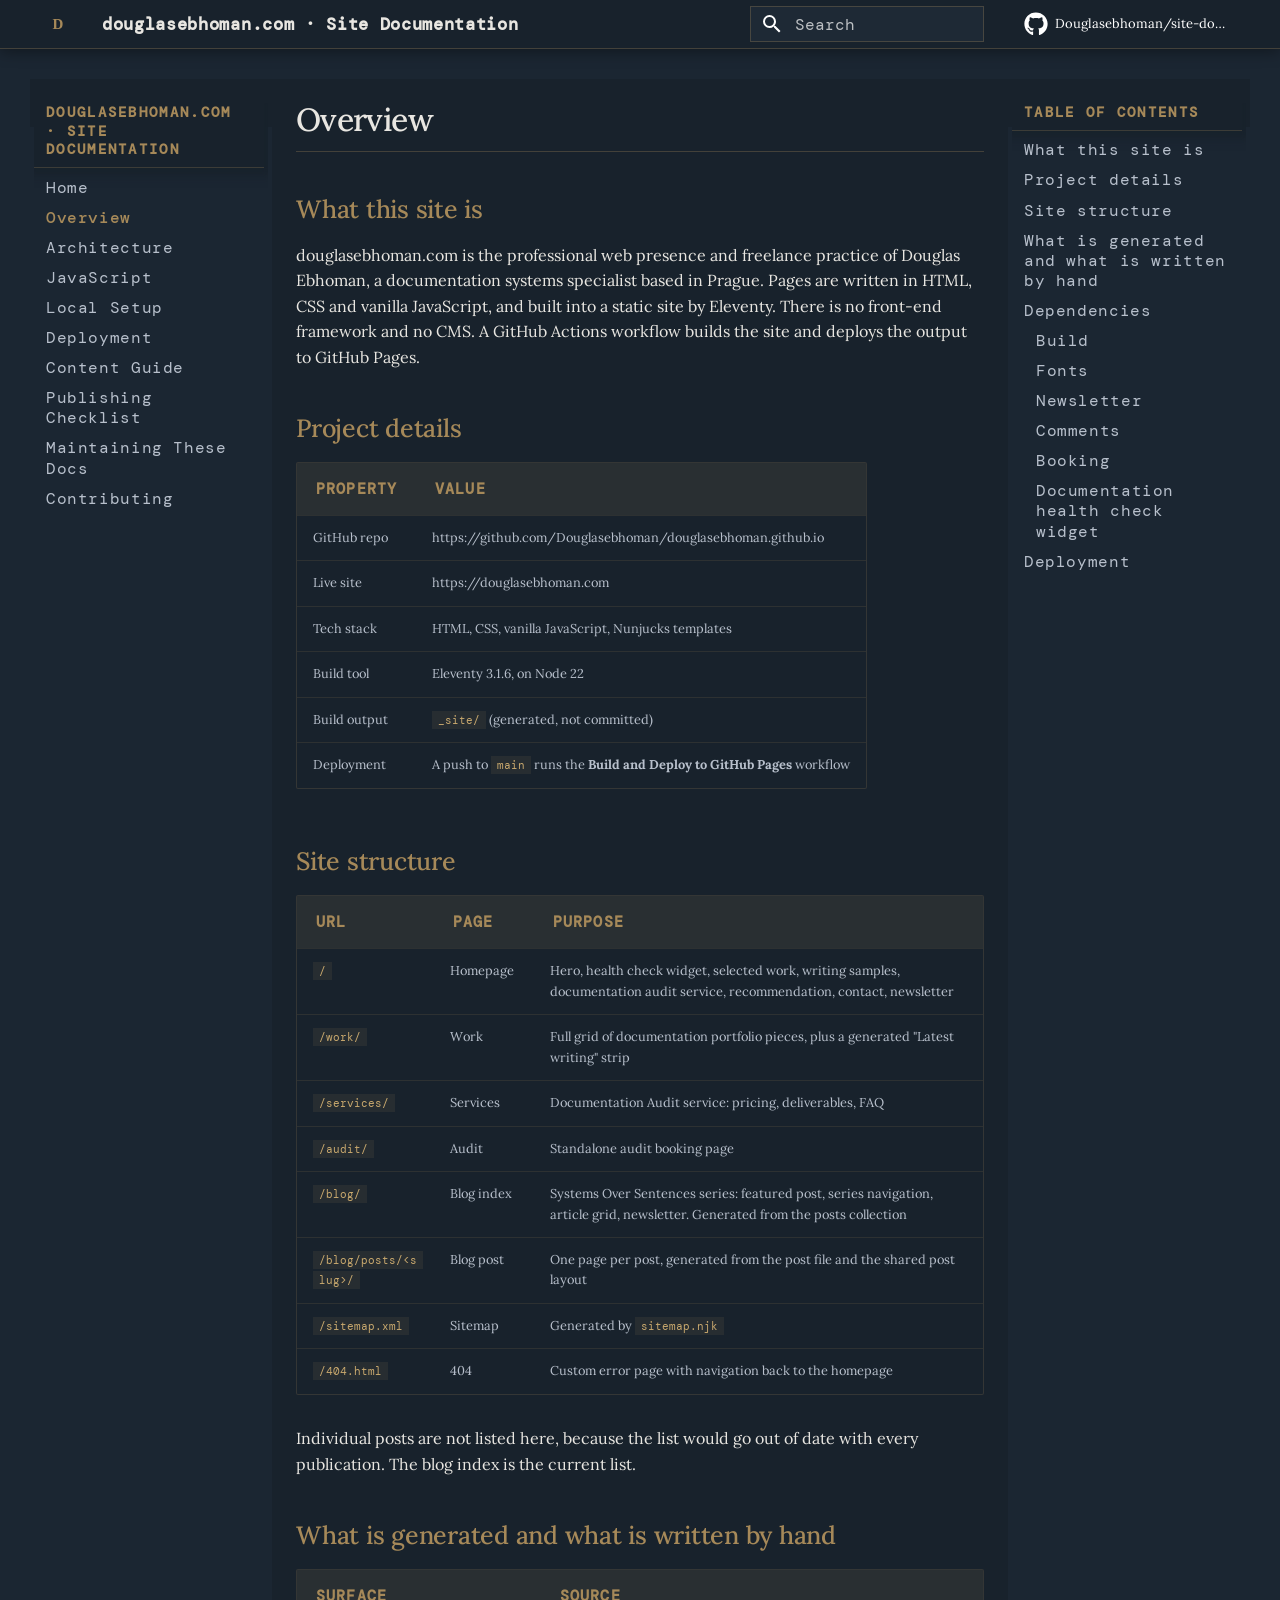
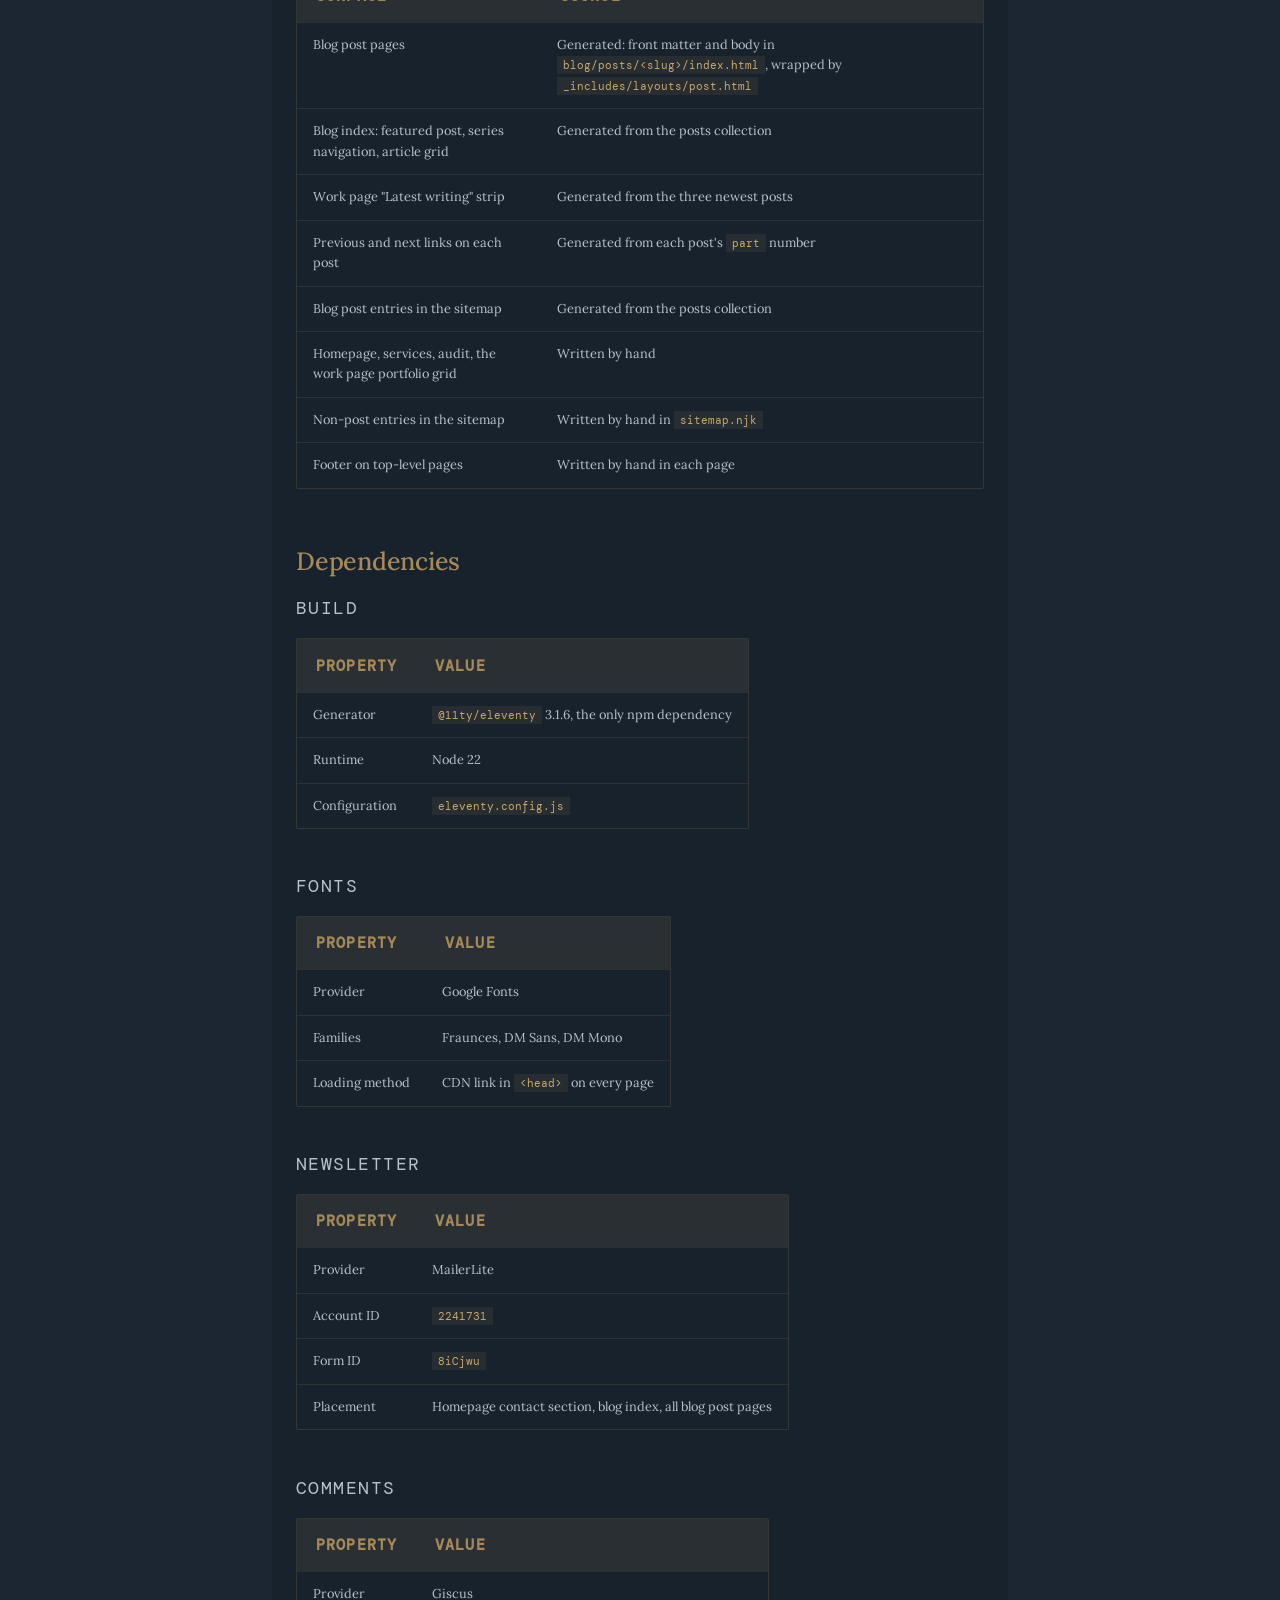
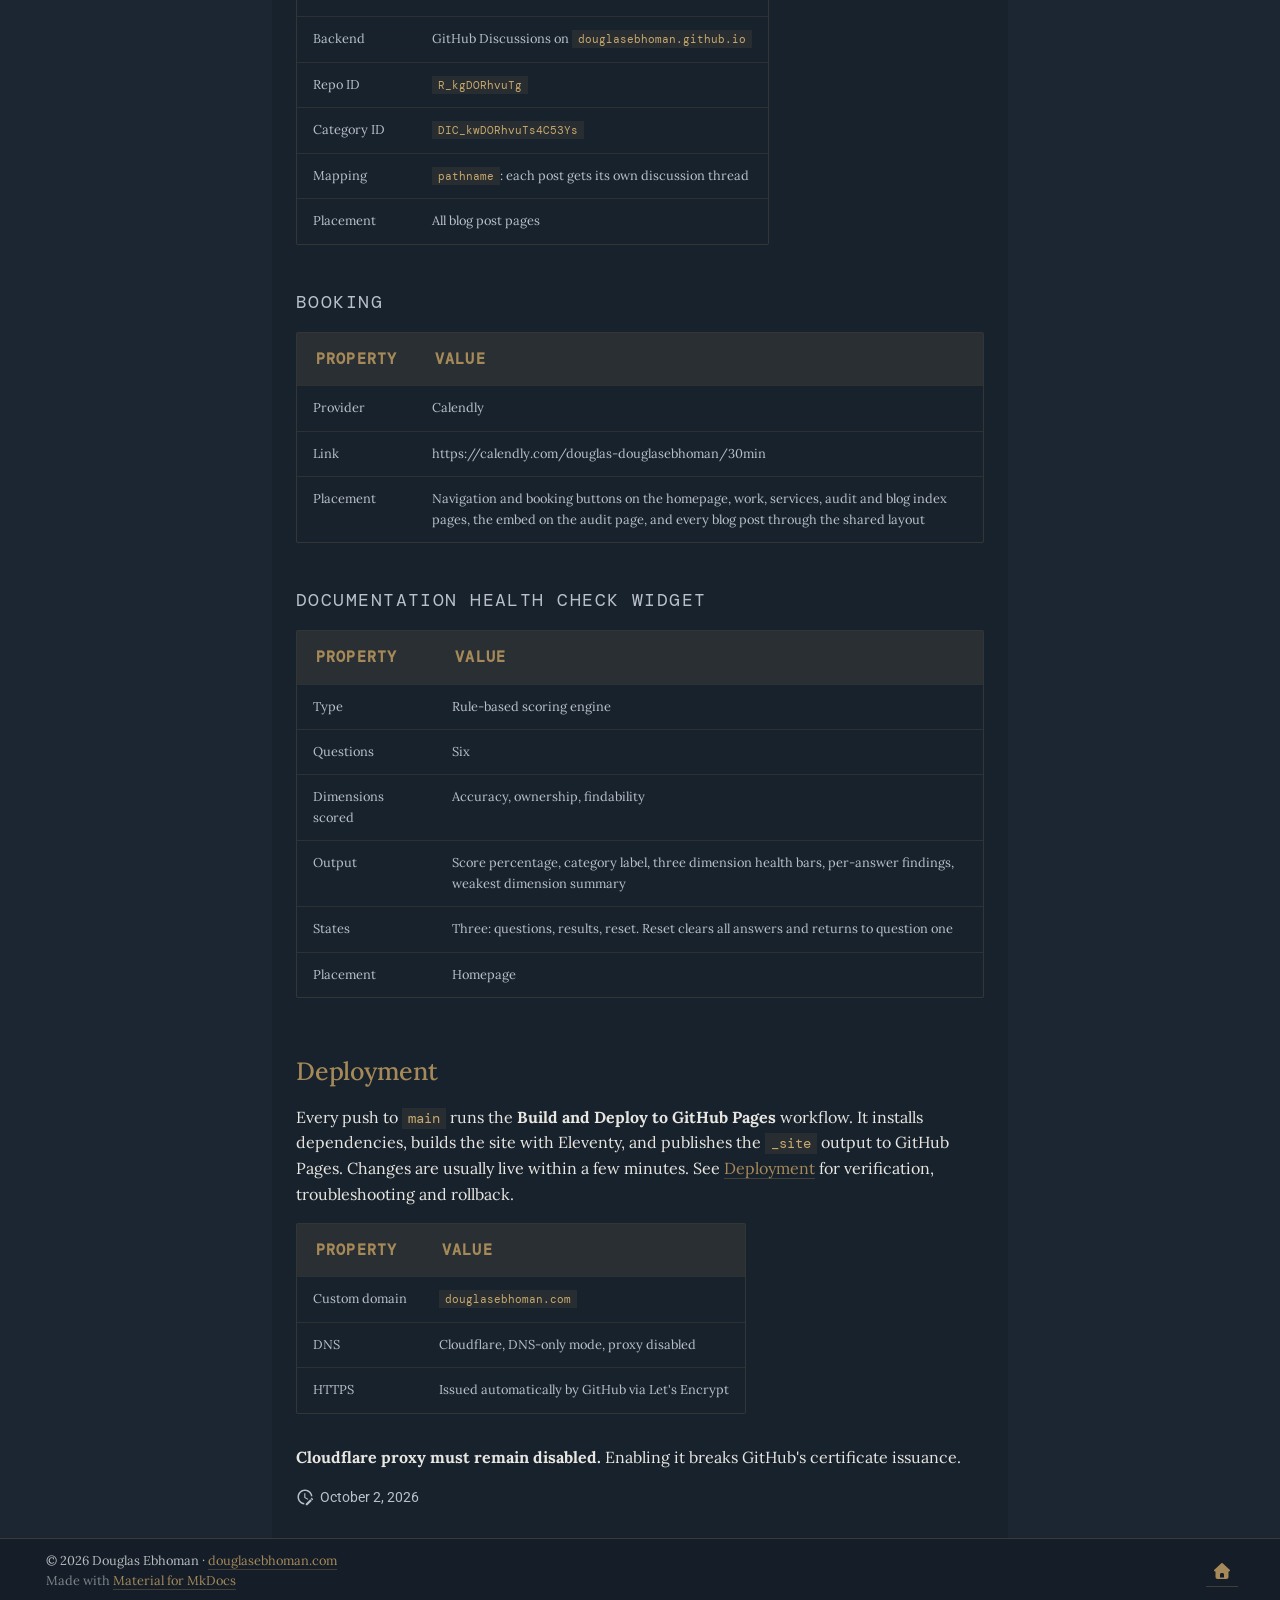
<file: overview/index.html>
<!doctype html>
<html lang="en" class="no-js">
  <head>
    
      <meta charset="utf-8">
      <meta name="viewport" content="width=device-width,initial-scale=1">
      
        <meta name="description" content="Technical documentation for douglasebhoman.com: architecture, local setup, deployment, and contributing guidelines.">
      
      
        <meta name="author" content="Douglas Ebhoman">
      
      
        <link rel="canonical" href="https://douglasebhoman.com/site-docs/overview/">
      
      
        <link rel="prev" href="..">
      
      
        <link rel="next" href="../architecture/">
      
      
        
      
      
      <link rel="icon" href="../assets/images/favicon.png">
      <meta name="generator" content="mkdocs-1.6.1, mkdocs-material-9.7.6">
    
    
      
        <title>Overview - douglasebhoman.com · Site Documentation</title>
      
    
    
      <link rel="stylesheet" href="../assets/stylesheets/main.484c7ddc.min.css">
      
        
        <link rel="stylesheet" href="../assets/stylesheets/palette.ab4e12ef.min.css">
      
      


    
    
      
    
    
      
        
        
        <link rel="preconnect" href="https://fonts.gstatic.com" crossorigin>
        <link rel="stylesheet" href="https://fonts.googleapis.com/css?family=Roboto:300,300i,400,400i,700,700i%7CRoboto+Mono:400,400i,700,700i&display=fallback">
        <style>:root{--md-text-font:"Roboto";--md-code-font:"Roboto Mono"}</style>
      
    
    
      <link rel="stylesheet" href="../stylesheets/brand.css">
    
    <script>__md_scope=new URL("..",location),__md_hash=e=>[...e].reduce(((e,_)=>(e<<5)-e+_.charCodeAt(0)),0),__md_get=(e,_=localStorage,t=__md_scope)=>JSON.parse(_.getItem(t.pathname+"."+e)),__md_set=(e,_,t=localStorage,a=__md_scope)=>{try{t.setItem(a.pathname+"."+e,JSON.stringify(_))}catch(e){}}</script>
    
      

    
    
  </head>
  
  
    
    
    
    
    
    <body dir="ltr" data-md-color-scheme="slate" data-md-color-primary="custom" data-md-color-accent="custom">
  
    
    <input class="md-toggle" data-md-toggle="drawer" type="checkbox" id="__drawer" autocomplete="off">
    <input class="md-toggle" data-md-toggle="search" type="checkbox" id="__search" autocomplete="off">
    <label class="md-overlay" for="__drawer"></label>
    <div data-md-component="skip">
      
        
        <a href="#overview" class="md-skip">
          Skip to content
        </a>
      
    </div>
    <div data-md-component="announce">
      
    </div>
    
    
      

  

<header class="md-header md-header--shadow" data-md-component="header">
  <nav class="md-header__inner md-grid" aria-label="Header">
    <a href=".." title="douglasebhoman.com · Site Documentation" class="md-header__button md-logo" aria-label="douglasebhoman.com · Site Documentation" data-md-component="logo">
      
  <img src="../assets/logo.svg" alt="logo">

    </a>
    <label class="md-header__button md-icon" for="__drawer">
      
      <svg xmlns="http://www.w3.org/2000/svg" viewBox="0 0 24 24"><path d="M3 6h18v2H3zm0 5h18v2H3zm0 5h18v2H3z"/></svg>
    </label>
    <div class="md-header__title" data-md-component="header-title">
      <div class="md-header__ellipsis">
        <div class="md-header__topic">
          <span class="md-ellipsis">
            douglasebhoman.com · Site Documentation
          </span>
        </div>
        <div class="md-header__topic" data-md-component="header-topic">
          <span class="md-ellipsis">
            
              Overview
            
          </span>
        </div>
      </div>
    </div>
    
      
    
    
    
    
      
      
        <label class="md-header__button md-icon" for="__search">
          
          <svg xmlns="http://www.w3.org/2000/svg" viewBox="0 0 24 24"><path d="M9.5 3A6.5 6.5 0 0 1 16 9.5c0 1.61-.59 3.09-1.56 4.23l.27.27h.79l5 5-1.5 1.5-5-5v-.79l-.27-.27A6.52 6.52 0 0 1 9.5 16 6.5 6.5 0 0 1 3 9.5 6.5 6.5 0 0 1 9.5 3m0 2C7 5 5 7 5 9.5S7 14 9.5 14 14 12 14 9.5 12 5 9.5 5"/></svg>
        </label>
        <div class="md-search" data-md-component="search" role="dialog">
  <label class="md-search__overlay" for="__search"></label>
  <div class="md-search__inner" role="search">
    <form class="md-search__form" name="search">
      <input type="text" class="md-search__input" name="query" aria-label="Search" placeholder="Search" autocapitalize="off" autocorrect="off" autocomplete="off" spellcheck="false" data-md-component="search-query" required>
      <label class="md-search__icon md-icon" for="__search">
        
        <svg xmlns="http://www.w3.org/2000/svg" viewBox="0 0 24 24"><path d="M9.5 3A6.5 6.5 0 0 1 16 9.5c0 1.61-.59 3.09-1.56 4.23l.27.27h.79l5 5-1.5 1.5-5-5v-.79l-.27-.27A6.52 6.52 0 0 1 9.5 16 6.5 6.5 0 0 1 3 9.5 6.5 6.5 0 0 1 9.5 3m0 2C7 5 5 7 5 9.5S7 14 9.5 14 14 12 14 9.5 12 5 9.5 5"/></svg>
        
        <svg xmlns="http://www.w3.org/2000/svg" viewBox="0 0 24 24"><path d="M20 11v2H8l5.5 5.5-1.42 1.42L4.16 12l7.92-7.92L13.5 5.5 8 11z"/></svg>
      </label>
      <nav class="md-search__options" aria-label="Search">
        
        <button type="reset" class="md-search__icon md-icon" title="Clear" aria-label="Clear" tabindex="-1">
          
          <svg xmlns="http://www.w3.org/2000/svg" viewBox="0 0 24 24"><path d="M19 6.41 17.59 5 12 10.59 6.41 5 5 6.41 10.59 12 5 17.59 6.41 19 12 13.41 17.59 19 19 17.59 13.41 12z"/></svg>
        </button>
      </nav>
      
        <div class="md-search__suggest" data-md-component="search-suggest"></div>
      
    </form>
    <div class="md-search__output">
      <div class="md-search__scrollwrap" tabindex="0" data-md-scrollfix>
        <div class="md-search-result" data-md-component="search-result">
          <div class="md-search-result__meta">
            Initializing search
          </div>
          <ol class="md-search-result__list" role="presentation"></ol>
        </div>
      </div>
    </div>
  </div>
</div>
      
    
    
      <div class="md-header__source">
        <a href="https://github.com/Douglasebhoman/site-docs" title="Go to repository" class="md-source" data-md-component="source">
  <div class="md-source__icon md-icon">
    
    <svg xmlns="http://www.w3.org/2000/svg" viewBox="0 0 512 512"><!--! Font Awesome Free 7.1.0 by @fontawesome - https://fontawesome.com License - https://fontawesome.com/license/free (Icons: CC BY 4.0, Fonts: SIL OFL 1.1, Code: MIT License) Copyright 2025 Fonticons, Inc.--><path d="M173.9 397.4c0 2-2.3 3.6-5.2 3.6-3.3.3-5.6-1.3-5.6-3.6 0-2 2.3-3.6 5.2-3.6 3-.3 5.6 1.3 5.6 3.6m-31.1-4.5c-.7 2 1.3 4.3 4.3 4.9 2.6 1 5.6 0 6.2-2s-1.3-4.3-4.3-5.2c-2.6-.7-5.5.3-6.2 2.3m44.2-1.7c-2.9.7-4.9 2.6-4.6 4.9.3 2 2.9 3.3 5.9 2.6 2.9-.7 4.9-2.6 4.6-4.6-.3-1.9-3-3.2-5.9-2.9M252.8 8C114.1 8 8 113.3 8 252c0 110.9 69.8 205.8 169.5 239.2 12.8 2.3 17.3-5.6 17.3-12.1 0-6.2-.3-40.4-.3-61.4 0 0-70 15-84.7-29.8 0 0-11.4-29.1-27.8-36.6 0 0-22.9-15.7 1.6-15.4 0 0 24.9 2 38.6 25.8 21.9 38.6 58.6 27.5 72.9 20.9 2.3-16 8.8-27.1 16-33.7-55.9-6.2-112.3-14.3-112.3-110.5 0-27.5 7.6-41.3 23.6-58.9-2.6-6.5-11.1-33.3 2.6-67.9 20.9-6.5 69 27 69 27 20-5.6 41.5-8.5 62.8-8.5s42.8 2.9 62.8 8.5c0 0 48.1-33.6 69-27 13.7 34.7 5.2 61.4 2.6 67.9 16 17.7 25.8 31.5 25.8 58.9 0 96.5-58.9 104.2-114.8 110.5 9.2 7.9 17 22.9 17 46.4 0 33.7-.3 75.4-.3 83.6 0 6.5 4.6 14.4 17.3 12.1C436.2 457.8 504 362.9 504 252 504 113.3 391.5 8 252.8 8M105.2 352.9c-1.3 1-1 3.3.7 5.2 1.6 1.6 3.9 2.3 5.2 1 1.3-1 1-3.3-.7-5.2-1.6-1.6-3.9-2.3-5.2-1m-10.8-8.1c-.7 1.3.3 2.9 2.3 3.9 1.6 1 3.6.7 4.3-.7.7-1.3-.3-2.9-2.3-3.9-2-.6-3.6-.3-4.3.7m32.4 35.6c-1.6 1.3-1 4.3 1.3 6.2 2.3 2.3 5.2 2.6 6.5 1 1.3-1.3.7-4.3-1.3-6.2-2.2-2.3-5.2-2.6-6.5-1m-11.4-14.7c-1.6 1-1.6 3.6 0 5.9s4.3 3.3 5.6 2.3c1.6-1.3 1.6-3.9 0-6.2-1.4-2.3-4-3.3-5.6-2"/></svg>
  </div>
  <div class="md-source__repository">
    Douglasebhoman/site-docs
  </div>
</a>
      </div>
    
  </nav>
  
</header>
    
    <div class="md-container" data-md-component="container">
      
      
        
          
        
      
      <main class="md-main" data-md-component="main">
        <div class="md-main__inner md-grid">
          
            
              
              <div class="md-sidebar md-sidebar--primary" data-md-component="sidebar" data-md-type="navigation" >
                <div class="md-sidebar__scrollwrap">
                  <div class="md-sidebar__inner">
                    



<nav class="md-nav md-nav--primary" aria-label="Navigation" data-md-level="0">
  <label class="md-nav__title" for="__drawer">
    <a href=".." title="douglasebhoman.com · Site Documentation" class="md-nav__button md-logo" aria-label="douglasebhoman.com · Site Documentation" data-md-component="logo">
      
  <img src="../assets/logo.svg" alt="logo">

    </a>
    douglasebhoman.com · Site Documentation
  </label>
  
    <div class="md-nav__source">
      <a href="https://github.com/Douglasebhoman/site-docs" title="Go to repository" class="md-source" data-md-component="source">
  <div class="md-source__icon md-icon">
    
    <svg xmlns="http://www.w3.org/2000/svg" viewBox="0 0 512 512"><!--! Font Awesome Free 7.1.0 by @fontawesome - https://fontawesome.com License - https://fontawesome.com/license/free (Icons: CC BY 4.0, Fonts: SIL OFL 1.1, Code: MIT License) Copyright 2025 Fonticons, Inc.--><path d="M173.9 397.4c0 2-2.3 3.6-5.2 3.6-3.3.3-5.6-1.3-5.6-3.6 0-2 2.3-3.6 5.2-3.6 3-.3 5.6 1.3 5.6 3.6m-31.1-4.5c-.7 2 1.3 4.3 4.3 4.9 2.6 1 5.6 0 6.2-2s-1.3-4.3-4.3-5.2c-2.6-.7-5.5.3-6.2 2.3m44.2-1.7c-2.9.7-4.9 2.6-4.6 4.9.3 2 2.9 3.3 5.9 2.6 2.9-.7 4.9-2.6 4.6-4.6-.3-1.9-3-3.2-5.9-2.9M252.8 8C114.1 8 8 113.3 8 252c0 110.9 69.8 205.8 169.5 239.2 12.8 2.3 17.3-5.6 17.3-12.1 0-6.2-.3-40.4-.3-61.4 0 0-70 15-84.7-29.8 0 0-11.4-29.1-27.8-36.6 0 0-22.9-15.7 1.6-15.4 0 0 24.9 2 38.6 25.8 21.9 38.6 58.6 27.5 72.9 20.9 2.3-16 8.8-27.1 16-33.7-55.9-6.2-112.3-14.3-112.3-110.5 0-27.5 7.6-41.3 23.6-58.9-2.6-6.5-11.1-33.3 2.6-67.9 20.9-6.5 69 27 69 27 20-5.6 41.5-8.5 62.8-8.5s42.8 2.9 62.8 8.5c0 0 48.1-33.6 69-27 13.7 34.7 5.2 61.4 2.6 67.9 16 17.7 25.8 31.5 25.8 58.9 0 96.5-58.9 104.2-114.8 110.5 9.2 7.9 17 22.9 17 46.4 0 33.7-.3 75.4-.3 83.6 0 6.5 4.6 14.4 17.3 12.1C436.2 457.8 504 362.9 504 252 504 113.3 391.5 8 252.8 8M105.2 352.9c-1.3 1-1 3.3.7 5.2 1.6 1.6 3.9 2.3 5.2 1 1.3-1 1-3.3-.7-5.2-1.6-1.6-3.9-2.3-5.2-1m-10.8-8.1c-.7 1.3.3 2.9 2.3 3.9 1.6 1 3.6.7 4.3-.7.7-1.3-.3-2.9-2.3-3.9-2-.6-3.6-.3-4.3.7m32.4 35.6c-1.6 1.3-1 4.3 1.3 6.2 2.3 2.3 5.2 2.6 6.5 1 1.3-1.3.7-4.3-1.3-6.2-2.2-2.3-5.2-2.6-6.5-1m-11.4-14.7c-1.6 1-1.6 3.6 0 5.9s4.3 3.3 5.6 2.3c1.6-1.3 1.6-3.9 0-6.2-1.4-2.3-4-3.3-5.6-2"/></svg>
  </div>
  <div class="md-source__repository">
    Douglasebhoman/site-docs
  </div>
</a>
    </div>
  
  <ul class="md-nav__list" data-md-scrollfix>
    
      
      
  
  
  
  
    <li class="md-nav__item">
      <a href=".." class="md-nav__link">
        
  
  
  <span class="md-ellipsis">
    
  
    Home
  

    
  </span>
  
  

      </a>
    </li>
  

    
      
      
  
  
    
  
  
  
    <li class="md-nav__item md-nav__item--active">
      
      <input class="md-nav__toggle md-toggle" type="checkbox" id="__toc">
      
      
        
      
      
        <label class="md-nav__link md-nav__link--active" for="__toc">
          
  
  
  <span class="md-ellipsis">
    
  
    Overview
  

    
  </span>
  
  

          <span class="md-nav__icon md-icon"></span>
        </label>
      
      <a href="./" class="md-nav__link md-nav__link--active">
        
  
  
  <span class="md-ellipsis">
    
  
    Overview
  

    
  </span>
  
  

      </a>
      
        

<nav class="md-nav md-nav--secondary" aria-label="Table of contents">
  
  
  
    
  
  
    <label class="md-nav__title" for="__toc">
      <span class="md-nav__icon md-icon"></span>
      Table of contents
    </label>
    <ul class="md-nav__list" data-md-component="toc" data-md-scrollfix>
      
        <li class="md-nav__item">
  <a href="#what-this-site-is" class="md-nav__link">
    <span class="md-ellipsis">
      
        What this site is
      
    </span>
  </a>
  
</li>
      
        <li class="md-nav__item">
  <a href="#project-details" class="md-nav__link">
    <span class="md-ellipsis">
      
        Project details
      
    </span>
  </a>
  
</li>
      
        <li class="md-nav__item">
  <a href="#site-structure" class="md-nav__link">
    <span class="md-ellipsis">
      
        Site structure
      
    </span>
  </a>
  
</li>
      
        <li class="md-nav__item">
  <a href="#what-is-generated-and-what-is-written-by-hand" class="md-nav__link">
    <span class="md-ellipsis">
      
        What is generated and what is written by hand
      
    </span>
  </a>
  
</li>
      
        <li class="md-nav__item">
  <a href="#dependencies" class="md-nav__link">
    <span class="md-ellipsis">
      
        Dependencies
      
    </span>
  </a>
  
    <nav class="md-nav" aria-label="Dependencies">
      <ul class="md-nav__list">
        
          <li class="md-nav__item">
  <a href="#build" class="md-nav__link">
    <span class="md-ellipsis">
      
        Build
      
    </span>
  </a>
  
</li>
        
          <li class="md-nav__item">
  <a href="#fonts" class="md-nav__link">
    <span class="md-ellipsis">
      
        Fonts
      
    </span>
  </a>
  
</li>
        
          <li class="md-nav__item">
  <a href="#newsletter" class="md-nav__link">
    <span class="md-ellipsis">
      
        Newsletter
      
    </span>
  </a>
  
</li>
        
          <li class="md-nav__item">
  <a href="#comments" class="md-nav__link">
    <span class="md-ellipsis">
      
        Comments
      
    </span>
  </a>
  
</li>
        
          <li class="md-nav__item">
  <a href="#booking" class="md-nav__link">
    <span class="md-ellipsis">
      
        Booking
      
    </span>
  </a>
  
</li>
        
          <li class="md-nav__item">
  <a href="#documentation-health-check-widget" class="md-nav__link">
    <span class="md-ellipsis">
      
        Documentation health check widget
      
    </span>
  </a>
  
</li>
        
      </ul>
    </nav>
  
</li>
      
        <li class="md-nav__item">
  <a href="#deployment" class="md-nav__link">
    <span class="md-ellipsis">
      
        Deployment
      
    </span>
  </a>
  
</li>
      
    </ul>
  
</nav>
      
    </li>
  

    
      
      
  
  
  
  
    <li class="md-nav__item">
      <a href="../architecture/" class="md-nav__link">
        
  
  
  <span class="md-ellipsis">
    
  
    Architecture
  

    
  </span>
  
  

      </a>
    </li>
  

    
      
      
  
  
  
  
    <li class="md-nav__item">
      <a href="../javascript/" class="md-nav__link">
        
  
  
  <span class="md-ellipsis">
    
  
    JavaScript
  

    
  </span>
  
  

      </a>
    </li>
  

    
      
      
  
  
  
  
    <li class="md-nav__item">
      <a href="../local-setup/" class="md-nav__link">
        
  
  
  <span class="md-ellipsis">
    
  
    Local Setup
  

    
  </span>
  
  

      </a>
    </li>
  

    
      
      
  
  
  
  
    <li class="md-nav__item">
      <a href="../deployment/" class="md-nav__link">
        
  
  
  <span class="md-ellipsis">
    
  
    Deployment
  

    
  </span>
  
  

      </a>
    </li>
  

    
      
      
  
  
  
  
    <li class="md-nav__item">
      <a href="../content-guide/" class="md-nav__link">
        
  
  
  <span class="md-ellipsis">
    
  
    Content Guide
  

    
  </span>
  
  

      </a>
    </li>
  

    
      
      
  
  
  
  
    <li class="md-nav__item">
      <a href="../publishing-checklist/" class="md-nav__link">
        
  
  
  <span class="md-ellipsis">
    
  
    Publishing Checklist
  

    
  </span>
  
  

      </a>
    </li>
  

    
      
      
  
  
  
  
    <li class="md-nav__item">
      <a href="../maintaining-these-docs/" class="md-nav__link">
        
  
  
  <span class="md-ellipsis">
    
  
    Maintaining These Docs
  

    
  </span>
  
  

      </a>
    </li>
  

    
      
      
  
  
  
  
    <li class="md-nav__item">
      <a href="../contributing/" class="md-nav__link">
        
  
  
  <span class="md-ellipsis">
    
  
    Contributing
  

    
  </span>
  
  

      </a>
    </li>
  

    
  </ul>
</nav>
                  </div>
                </div>
              </div>
            
            
              
              <div class="md-sidebar md-sidebar--secondary" data-md-component="sidebar" data-md-type="toc" >
                <div class="md-sidebar__scrollwrap">
                  <div class="md-sidebar__inner">
                    

<nav class="md-nav md-nav--secondary" aria-label="Table of contents">
  
  
  
    
  
  
    <label class="md-nav__title" for="__toc">
      <span class="md-nav__icon md-icon"></span>
      Table of contents
    </label>
    <ul class="md-nav__list" data-md-component="toc" data-md-scrollfix>
      
        <li class="md-nav__item">
  <a href="#what-this-site-is" class="md-nav__link">
    <span class="md-ellipsis">
      
        What this site is
      
    </span>
  </a>
  
</li>
      
        <li class="md-nav__item">
  <a href="#project-details" class="md-nav__link">
    <span class="md-ellipsis">
      
        Project details
      
    </span>
  </a>
  
</li>
      
        <li class="md-nav__item">
  <a href="#site-structure" class="md-nav__link">
    <span class="md-ellipsis">
      
        Site structure
      
    </span>
  </a>
  
</li>
      
        <li class="md-nav__item">
  <a href="#what-is-generated-and-what-is-written-by-hand" class="md-nav__link">
    <span class="md-ellipsis">
      
        What is generated and what is written by hand
      
    </span>
  </a>
  
</li>
      
        <li class="md-nav__item">
  <a href="#dependencies" class="md-nav__link">
    <span class="md-ellipsis">
      
        Dependencies
      
    </span>
  </a>
  
    <nav class="md-nav" aria-label="Dependencies">
      <ul class="md-nav__list">
        
          <li class="md-nav__item">
  <a href="#build" class="md-nav__link">
    <span class="md-ellipsis">
      
        Build
      
    </span>
  </a>
  
</li>
        
          <li class="md-nav__item">
  <a href="#fonts" class="md-nav__link">
    <span class="md-ellipsis">
      
        Fonts
      
    </span>
  </a>
  
</li>
        
          <li class="md-nav__item">
  <a href="#newsletter" class="md-nav__link">
    <span class="md-ellipsis">
      
        Newsletter
      
    </span>
  </a>
  
</li>
        
          <li class="md-nav__item">
  <a href="#comments" class="md-nav__link">
    <span class="md-ellipsis">
      
        Comments
      
    </span>
  </a>
  
</li>
        
          <li class="md-nav__item">
  <a href="#booking" class="md-nav__link">
    <span class="md-ellipsis">
      
        Booking
      
    </span>
  </a>
  
</li>
        
          <li class="md-nav__item">
  <a href="#documentation-health-check-widget" class="md-nav__link">
    <span class="md-ellipsis">
      
        Documentation health check widget
      
    </span>
  </a>
  
</li>
        
      </ul>
    </nav>
  
</li>
      
        <li class="md-nav__item">
  <a href="#deployment" class="md-nav__link">
    <span class="md-ellipsis">
      
        Deployment
      
    </span>
  </a>
  
</li>
      
    </ul>
  
</nav>
                  </div>
                </div>
              </div>
            
          
          
            <div class="md-content" data-md-component="content">
              
              <article class="md-content__inner md-typeset">
                
                  


  
  


<h1 id="overview">Overview</h1>
<h2 id="what-this-site-is">What this site is</h2>
<p>douglasebhoman.com is the professional web presence and freelance practice of Douglas Ebhoman, a documentation systems specialist based in Prague. Pages are written in HTML, CSS and vanilla JavaScript, and built into a static site by Eleventy. There is no front-end framework and no CMS. A GitHub Actions workflow builds the site and deploys the output to GitHub Pages.</p>
<h2 id="project-details">Project details</h2>
<table>
<thead>
<tr>
<th>Property</th>
<th>Value</th>
</tr>
</thead>
<tbody>
<tr>
<td>GitHub repo</td>
<td>https://github.com/Douglasebhoman/douglasebhoman.github.io</td>
</tr>
<tr>
<td>Live site</td>
<td>https://douglasebhoman.com</td>
</tr>
<tr>
<td>Tech stack</td>
<td>HTML, CSS, vanilla JavaScript, Nunjucks templates</td>
</tr>
<tr>
<td>Build tool</td>
<td>Eleventy 3.1.6, on Node 22</td>
</tr>
<tr>
<td>Build output</td>
<td><code>_site/</code> (generated, not committed)</td>
</tr>
<tr>
<td>Deployment</td>
<td>A push to <code>main</code> runs the <strong>Build and Deploy to GitHub Pages</strong> workflow</td>
</tr>
</tbody>
</table>
<h2 id="site-structure">Site structure</h2>
<table>
<thead>
<tr>
<th>URL</th>
<th>Page</th>
<th>Purpose</th>
</tr>
</thead>
<tbody>
<tr>
<td><code>/</code></td>
<td>Homepage</td>
<td>Hero, health check widget, selected work, writing samples, documentation audit service, recommendation, contact, newsletter</td>
</tr>
<tr>
<td><code>/work/</code></td>
<td>Work</td>
<td>Full grid of documentation portfolio pieces, plus a generated "Latest writing" strip</td>
</tr>
<tr>
<td><code>/services/</code></td>
<td>Services</td>
<td>Documentation Audit service: pricing, deliverables, FAQ</td>
</tr>
<tr>
<td><code>/audit/</code></td>
<td>Audit</td>
<td>Standalone audit booking page</td>
</tr>
<tr>
<td><code>/blog/</code></td>
<td>Blog index</td>
<td>Systems Over Sentences series: featured post, series navigation, article grid, newsletter. Generated from the posts collection</td>
</tr>
<tr>
<td><code>/blog/posts/&lt;slug&gt;/</code></td>
<td>Blog post</td>
<td>One page per post, generated from the post file and the shared post layout</td>
</tr>
<tr>
<td><code>/sitemap.xml</code></td>
<td>Sitemap</td>
<td>Generated by <code>sitemap.njk</code></td>
</tr>
<tr>
<td><code>/404.html</code></td>
<td>404</td>
<td>Custom error page with navigation back to the homepage</td>
</tr>
</tbody>
</table>
<p>Individual posts are not listed here, because the list would go out of date with every publication. The blog index is the current list.</p>
<h2 id="what-is-generated-and-what-is-written-by-hand">What is generated and what is written by hand</h2>
<table>
<thead>
<tr>
<th>Surface</th>
<th>Source</th>
</tr>
</thead>
<tbody>
<tr>
<td>Blog post pages</td>
<td>Generated: front matter and body in <code>blog/posts/&lt;slug&gt;/index.html</code>, wrapped by <code>_includes/layouts/post.html</code></td>
</tr>
<tr>
<td>Blog index: featured post, series navigation, article grid</td>
<td>Generated from the posts collection</td>
</tr>
<tr>
<td>Work page "Latest writing" strip</td>
<td>Generated from the three newest posts</td>
</tr>
<tr>
<td>Previous and next links on each post</td>
<td>Generated from each post's <code>part</code> number</td>
</tr>
<tr>
<td>Blog post entries in the sitemap</td>
<td>Generated from the posts collection</td>
</tr>
<tr>
<td>Homepage, services, audit, the work page portfolio grid</td>
<td>Written by hand</td>
</tr>
<tr>
<td>Non-post entries in the sitemap</td>
<td>Written by hand in <code>sitemap.njk</code></td>
</tr>
<tr>
<td>Footer on top-level pages</td>
<td>Written by hand in each page</td>
</tr>
</tbody>
</table>
<h2 id="dependencies">Dependencies</h2>
<h3 id="build">Build</h3>
<table>
<thead>
<tr>
<th>Property</th>
<th>Value</th>
</tr>
</thead>
<tbody>
<tr>
<td>Generator</td>
<td><code>@11ty/eleventy</code> 3.1.6, the only npm dependency</td>
</tr>
<tr>
<td>Runtime</td>
<td>Node 22</td>
</tr>
<tr>
<td>Configuration</td>
<td><code>eleventy.config.js</code></td>
</tr>
</tbody>
</table>
<h3 id="fonts">Fonts</h3>
<table>
<thead>
<tr>
<th>Property</th>
<th>Value</th>
</tr>
</thead>
<tbody>
<tr>
<td>Provider</td>
<td>Google Fonts</td>
</tr>
<tr>
<td>Families</td>
<td>Fraunces, DM Sans, DM Mono</td>
</tr>
<tr>
<td>Loading method</td>
<td>CDN link in <code>&lt;head&gt;</code> on every page</td>
</tr>
</tbody>
</table>
<h3 id="newsletter">Newsletter</h3>
<table>
<thead>
<tr>
<th>Property</th>
<th>Value</th>
</tr>
</thead>
<tbody>
<tr>
<td>Provider</td>
<td>MailerLite</td>
</tr>
<tr>
<td>Account ID</td>
<td><code>2241731</code></td>
</tr>
<tr>
<td>Form ID</td>
<td><code>8iCjwu</code></td>
</tr>
<tr>
<td>Placement</td>
<td>Homepage contact section, blog index, all blog post pages</td>
</tr>
</tbody>
</table>
<h3 id="comments">Comments</h3>
<table>
<thead>
<tr>
<th>Property</th>
<th>Value</th>
</tr>
</thead>
<tbody>
<tr>
<td>Provider</td>
<td>Giscus</td>
</tr>
<tr>
<td>Backend</td>
<td>GitHub Discussions on <code>douglasebhoman.github.io</code></td>
</tr>
<tr>
<td>Repo ID</td>
<td><code>R_kgDORhvuTg</code></td>
</tr>
<tr>
<td>Category ID</td>
<td><code>DIC_kwDORhvuTs4C53Ys</code></td>
</tr>
<tr>
<td>Mapping</td>
<td><code>pathname</code>: each post gets its own discussion thread</td>
</tr>
<tr>
<td>Placement</td>
<td>All blog post pages</td>
</tr>
</tbody>
</table>
<h3 id="booking">Booking</h3>
<table>
<thead>
<tr>
<th>Property</th>
<th>Value</th>
</tr>
</thead>
<tbody>
<tr>
<td>Provider</td>
<td>Calendly</td>
</tr>
<tr>
<td>Link</td>
<td>https://calendly.com/douglas-douglasebhoman/30min</td>
</tr>
<tr>
<td>Placement</td>
<td>Navigation and booking buttons on the homepage, work, services, audit and blog index pages, the embed on the audit page, and every blog post through the shared layout</td>
</tr>
</tbody>
</table>
<h3 id="documentation-health-check-widget">Documentation health check widget</h3>
<table>
<thead>
<tr>
<th>Property</th>
<th>Value</th>
</tr>
</thead>
<tbody>
<tr>
<td>Type</td>
<td>Rule-based scoring engine</td>
</tr>
<tr>
<td>Questions</td>
<td>Six</td>
</tr>
<tr>
<td>Dimensions scored</td>
<td>Accuracy, ownership, findability</td>
</tr>
<tr>
<td>Output</td>
<td>Score percentage, category label, three dimension health bars, per-answer findings, weakest dimension summary</td>
</tr>
<tr>
<td>States</td>
<td>Three: questions, results, reset. Reset clears all answers and returns to question one</td>
</tr>
<tr>
<td>Placement</td>
<td>Homepage</td>
</tr>
</tbody>
</table>
<h2 id="deployment">Deployment</h2>
<p>Every push to <code>main</code> runs the <strong>Build and Deploy to GitHub Pages</strong> workflow. It installs dependencies, builds the site with Eleventy, and publishes the <code>_site</code> output to GitHub Pages. Changes are usually live within a few minutes. See <a href="../deployment/">Deployment</a> for verification, troubleshooting and rollback.</p>
<table>
<thead>
<tr>
<th>Property</th>
<th>Value</th>
</tr>
</thead>
<tbody>
<tr>
<td>Custom domain</td>
<td><code>douglasebhoman.com</code></td>
</tr>
<tr>
<td>DNS</td>
<td>Cloudflare, DNS-only mode, proxy disabled</td>
</tr>
<tr>
<td>HTTPS</td>
<td>Issued automatically by GitHub via Let's Encrypt</td>
</tr>
</tbody>
</table>
<p><strong>Cloudflare proxy must remain disabled.</strong> Enabling it breaks GitHub's certificate issuance.</p>







  
    
  
  


  <aside class="md-source-file">
    
      
  <span class="md-source-file__fact">
    <span class="md-icon" title="Last update">
      <svg xmlns="http://www.w3.org/2000/svg" viewBox="0 0 24 24"><path d="M21 13.1c-.1 0-.3.1-.4.2l-1 1 2.1 2.1 1-1c.2-.2.2-.6 0-.8l-1.3-1.3c-.1-.1-.2-.2-.4-.2m-1.9 1.8-6.1 6V23h2.1l6.1-6.1zM12.5 7v5.2l4 2.4-1 1L11 13V7zM11 21.9c-5.1-.5-9-4.8-9-9.9C2 6.5 6.5 2 12 2c5.3 0 9.6 4.1 10 9.3-.3-.1-.6-.2-1-.2s-.7.1-1 .2C19.6 7.2 16.2 4 12 4c-4.4 0-8 3.6-8 8 0 4.1 3.1 7.5 7.1 7.9l-.1.2z"/></svg>
    </span>
    <span class="git-revision-date-localized-plugin git-revision-date-localized-plugin-date" title="October 2, 2026 18:53:15 UTC">October 2, 2026</span>
  </span>

    
    
    
    
  </aside>





                
              </article>
            </div>
          
          
<script>var target=document.getElementById(location.hash.slice(1));target&&target.name&&(target.checked=target.name.startsWith("__tabbed_"))</script>
        </div>
        
          <button type="button" class="md-top md-icon" data-md-component="top" hidden>
  
  <svg xmlns="http://www.w3.org/2000/svg" viewBox="0 0 24 24"><path d="M13 20h-2V8l-5.5 5.5-1.42-1.42L12 4.16l7.92 7.92-1.42 1.42L13 8z"/></svg>
  Back to top
</button>
        
      </main>
      
        <footer class="md-footer">
  
  <div class="md-footer-meta md-typeset">
    <div class="md-footer-meta__inner md-grid">
      <div class="md-copyright">
  
    <div class="md-copyright__highlight">
      © 2026 Douglas Ebhoman · <a href="https://douglasebhoman.com">douglasebhoman.com</a>
    </div>
  
  
    Made with
    <a href="https://squidfunk.github.io/mkdocs-material/" target="_blank" rel="noopener">
      Material for MkDocs
    </a>
  
</div>
      
        
<div class="md-social">
  
    
    
    
    
    <a href="https://douglasebhoman.com" target="_blank" rel="noopener" title="douglasebhoman.com" class="md-social__link">
      <svg xmlns="http://www.w3.org/2000/svg" viewBox="0 0 512 512"><!--! Font Awesome Free 7.1.0 by @fontawesome - https://fontawesome.com License - https://fontawesome.com/license/free (Icons: CC BY 4.0, Fonts: SIL OFL 1.1, Code: MIT License) Copyright 2025 Fonticons, Inc.--><path d="M277.8 8.6c-12.3-11.4-31.3-11.4-43.5 0l-224 208c-9.6 9-12.8 22.9-8 35.1S18.8 272 32 272h16v176c0 35.3 28.7 64 64 64h288c35.3 0 64-28.7 64-64V272h16c13.2 0 25-8.1 29.8-20.3s1.6-26.2-8-35.1zM240 320h32c26.5 0 48 21.5 48 48v96H192v-96c0-26.5 21.5-48 48-48"/></svg>
    </a>
  
</div>
      
    </div>
  </div>
</footer>
      
    </div>
    <div class="md-dialog" data-md-component="dialog">
      <div class="md-dialog__inner md-typeset"></div>
    </div>
    
    
    
      
      
      <script id="__config" type="application/json">{"annotate": null, "base": "..", "features": ["navigation.instant", "navigation.top", "navigation.sections", "search.highlight", "search.suggest", "content.code.copy"], "search": "../assets/javascripts/workers/search.2c215733.min.js", "tags": null, "translations": {"clipboard.copied": "Copied to clipboard", "clipboard.copy": "Copy to clipboard", "search.result.more.one": "1 more on this page", "search.result.more.other": "# more on this page", "search.result.none": "No matching documents", "search.result.one": "1 matching document", "search.result.other": "# matching documents", "search.result.placeholder": "Type to start searching", "search.result.term.missing": "Missing", "select.version": "Select version"}, "version": null}</script>
    
    
      <script src="../assets/javascripts/bundle.79ae519e.min.js"></script>
      
    
  </body>
</html>
</file>
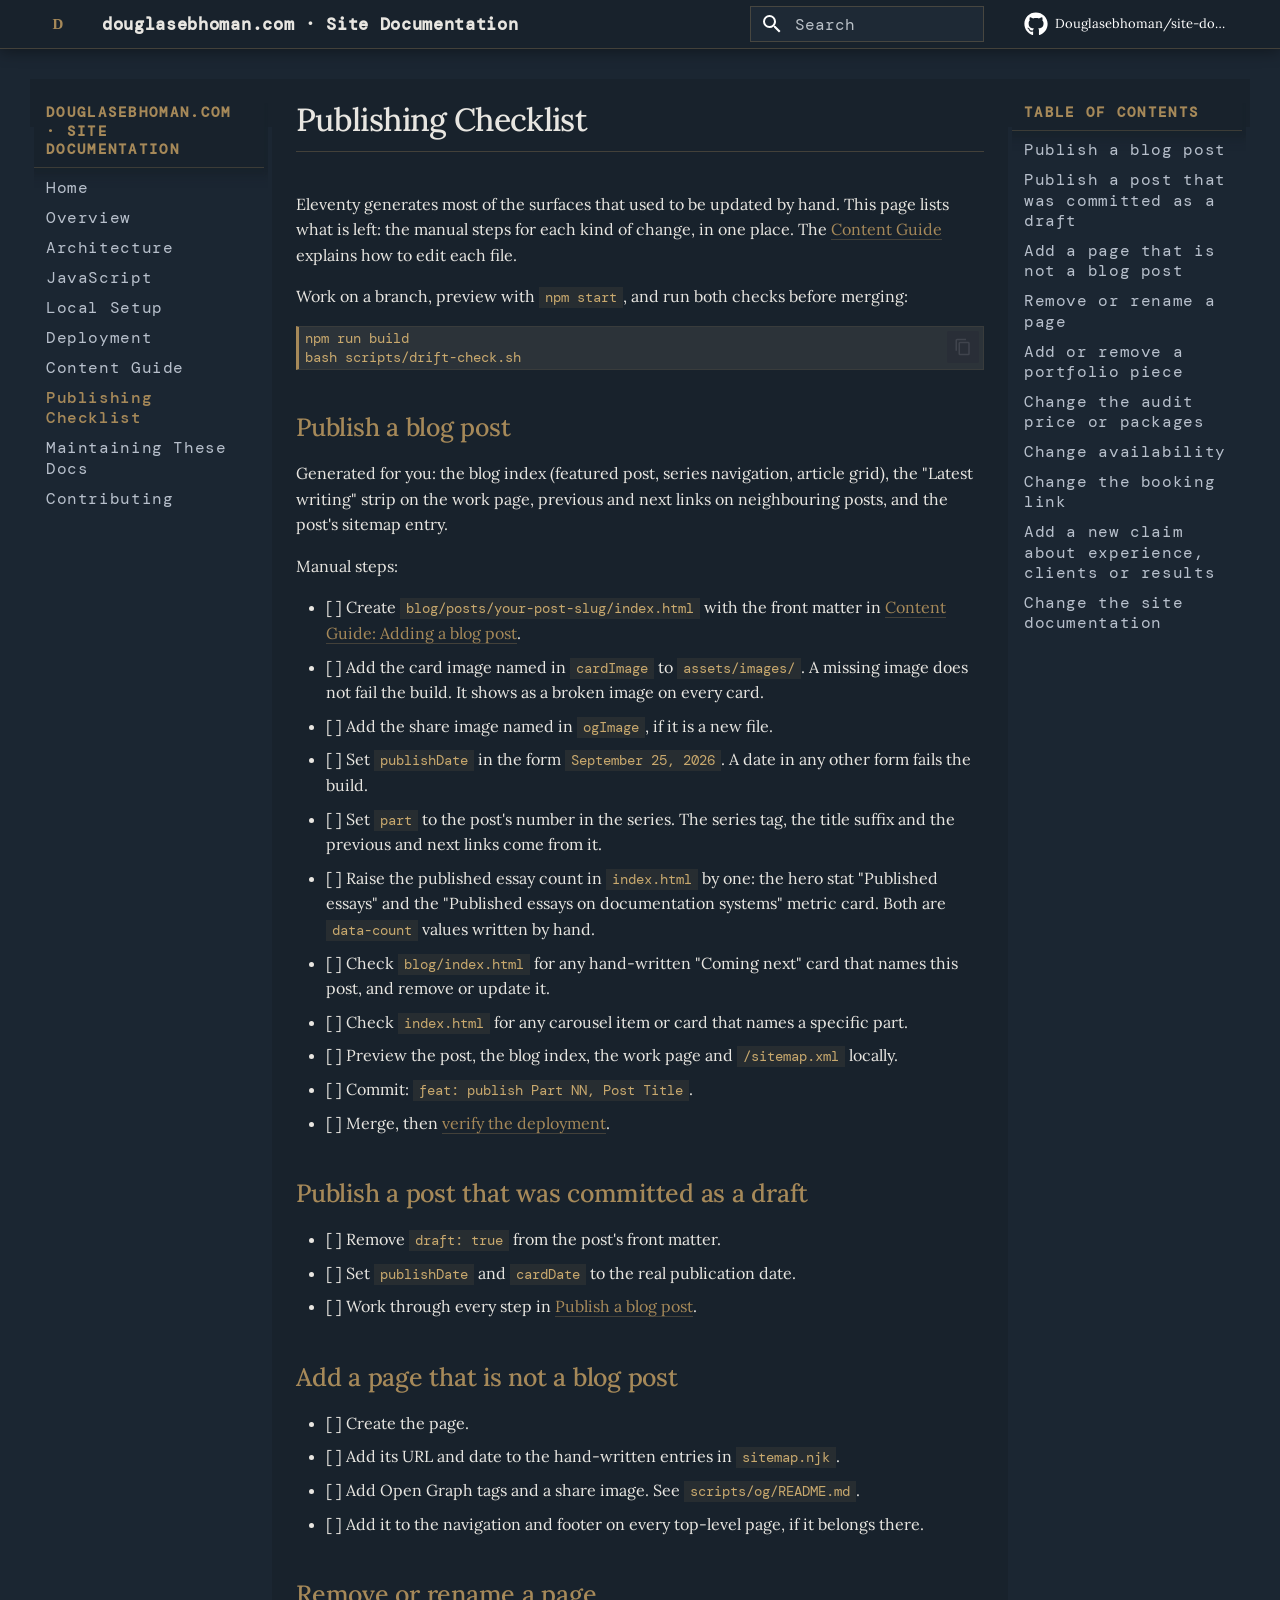
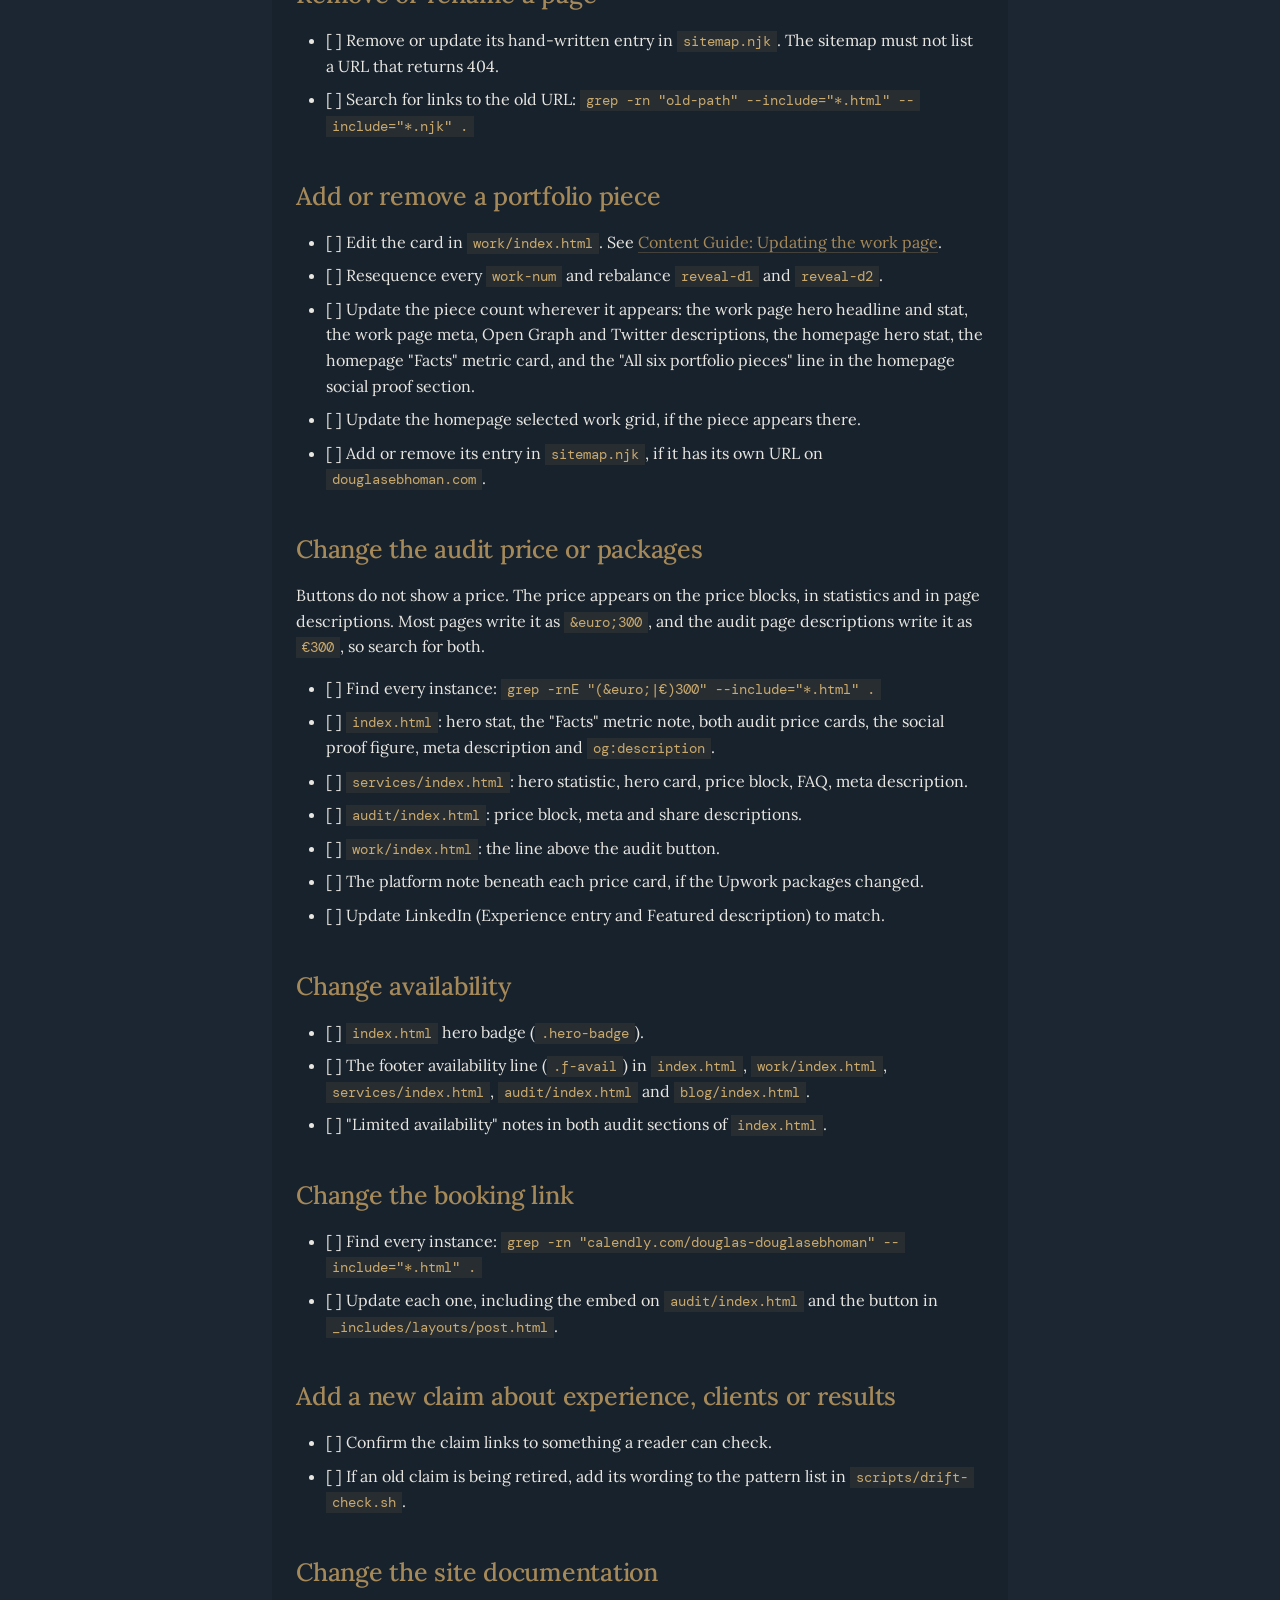
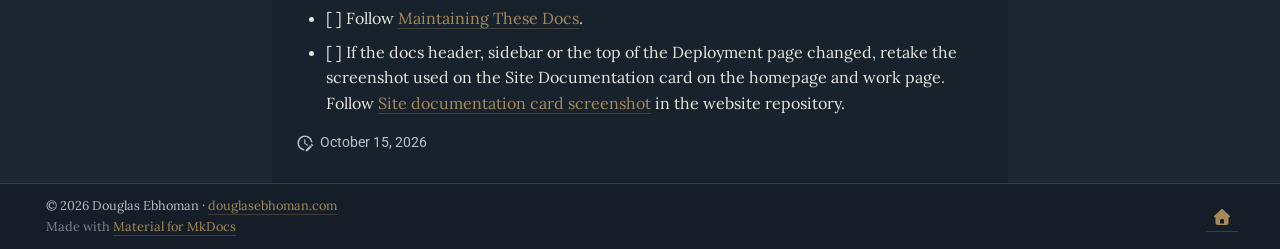
<file: publishing-checklist/index.html>
<!doctype html>
<html lang="en" class="no-js">
  <head>
    
      <meta charset="utf-8">
      <meta name="viewport" content="width=device-width,initial-scale=1">
      
        <meta name="description" content="Technical documentation for douglasebhoman.com: architecture, local setup, deployment, and contributing guidelines.">
      
      
        <meta name="author" content="Douglas Ebhoman">
      
      
        <link rel="canonical" href="https://douglasebhoman.com/site-docs/publishing-checklist/">
      
      
        <link rel="prev" href="../content-guide/">
      
      
        <link rel="next" href="../maintaining-these-docs/">
      
      
        
      
      
      <link rel="icon" href="../assets/images/favicon.png">
      <meta name="generator" content="mkdocs-1.6.1, mkdocs-material-9.7.6">
    
    
      
        <title>Publishing Checklist - douglasebhoman.com · Site Documentation</title>
      
    
    
      <link rel="stylesheet" href="../assets/stylesheets/main.484c7ddc.min.css">
      
        
        <link rel="stylesheet" href="../assets/stylesheets/palette.ab4e12ef.min.css">
      
      


    
    
      
    
    
      
        
        
        <link rel="preconnect" href="https://fonts.gstatic.com" crossorigin>
        <link rel="stylesheet" href="https://fonts.googleapis.com/css?family=Roboto:300,300i,400,400i,700,700i%7CRoboto+Mono:400,400i,700,700i&display=fallback">
        <style>:root{--md-text-font:"Roboto";--md-code-font:"Roboto Mono"}</style>
      
    
    
      <link rel="stylesheet" href="../stylesheets/brand.css">
    
    <script>__md_scope=new URL("..",location),__md_hash=e=>[...e].reduce(((e,_)=>(e<<5)-e+_.charCodeAt(0)),0),__md_get=(e,_=localStorage,t=__md_scope)=>JSON.parse(_.getItem(t.pathname+"."+e)),__md_set=(e,_,t=localStorage,a=__md_scope)=>{try{t.setItem(a.pathname+"."+e,JSON.stringify(_))}catch(e){}}</script>
    
      

    
    
  </head>
  
  
    
    
    
    
    
    <body dir="ltr" data-md-color-scheme="slate" data-md-color-primary="custom" data-md-color-accent="custom">
  
    
    <input class="md-toggle" data-md-toggle="drawer" type="checkbox" id="__drawer" autocomplete="off">
    <input class="md-toggle" data-md-toggle="search" type="checkbox" id="__search" autocomplete="off">
    <label class="md-overlay" for="__drawer"></label>
    <div data-md-component="skip">
      
        
        <a href="#publishing-checklist" class="md-skip">
          Skip to content
        </a>
      
    </div>
    <div data-md-component="announce">
      
    </div>
    
    
      

  

<header class="md-header md-header--shadow" data-md-component="header">
  <nav class="md-header__inner md-grid" aria-label="Header">
    <a href=".." title="douglasebhoman.com · Site Documentation" class="md-header__button md-logo" aria-label="douglasebhoman.com · Site Documentation" data-md-component="logo">
      
  <img src="../assets/logo.svg" alt="logo">

    </a>
    <label class="md-header__button md-icon" for="__drawer">
      
      <svg xmlns="http://www.w3.org/2000/svg" viewBox="0 0 24 24"><path d="M3 6h18v2H3zm0 5h18v2H3zm0 5h18v2H3z"/></svg>
    </label>
    <div class="md-header__title" data-md-component="header-title">
      <div class="md-header__ellipsis">
        <div class="md-header__topic">
          <span class="md-ellipsis">
            douglasebhoman.com · Site Documentation
          </span>
        </div>
        <div class="md-header__topic" data-md-component="header-topic">
          <span class="md-ellipsis">
            
              Publishing Checklist
            
          </span>
        </div>
      </div>
    </div>
    
      
    
    
    
    
      
      
        <label class="md-header__button md-icon" for="__search">
          
          <svg xmlns="http://www.w3.org/2000/svg" viewBox="0 0 24 24"><path d="M9.5 3A6.5 6.5 0 0 1 16 9.5c0 1.61-.59 3.09-1.56 4.23l.27.27h.79l5 5-1.5 1.5-5-5v-.79l-.27-.27A6.52 6.52 0 0 1 9.5 16 6.5 6.5 0 0 1 3 9.5 6.5 6.5 0 0 1 9.5 3m0 2C7 5 5 7 5 9.5S7 14 9.5 14 14 12 14 9.5 12 5 9.5 5"/></svg>
        </label>
        <div class="md-search" data-md-component="search" role="dialog">
  <label class="md-search__overlay" for="__search"></label>
  <div class="md-search__inner" role="search">
    <form class="md-search__form" name="search">
      <input type="text" class="md-search__input" name="query" aria-label="Search" placeholder="Search" autocapitalize="off" autocorrect="off" autocomplete="off" spellcheck="false" data-md-component="search-query" required>
      <label class="md-search__icon md-icon" for="__search">
        
        <svg xmlns="http://www.w3.org/2000/svg" viewBox="0 0 24 24"><path d="M9.5 3A6.5 6.5 0 0 1 16 9.5c0 1.61-.59 3.09-1.56 4.23l.27.27h.79l5 5-1.5 1.5-5-5v-.79l-.27-.27A6.52 6.52 0 0 1 9.5 16 6.5 6.5 0 0 1 3 9.5 6.5 6.5 0 0 1 9.5 3m0 2C7 5 5 7 5 9.5S7 14 9.5 14 14 12 14 9.5 12 5 9.5 5"/></svg>
        
        <svg xmlns="http://www.w3.org/2000/svg" viewBox="0 0 24 24"><path d="M20 11v2H8l5.5 5.5-1.42 1.42L4.16 12l7.92-7.92L13.5 5.5 8 11z"/></svg>
      </label>
      <nav class="md-search__options" aria-label="Search">
        
        <button type="reset" class="md-search__icon md-icon" title="Clear" aria-label="Clear" tabindex="-1">
          
          <svg xmlns="http://www.w3.org/2000/svg" viewBox="0 0 24 24"><path d="M19 6.41 17.59 5 12 10.59 6.41 5 5 6.41 10.59 12 5 17.59 6.41 19 12 13.41 17.59 19 19 17.59 13.41 12z"/></svg>
        </button>
      </nav>
      
        <div class="md-search__suggest" data-md-component="search-suggest"></div>
      
    </form>
    <div class="md-search__output">
      <div class="md-search__scrollwrap" tabindex="0" data-md-scrollfix>
        <div class="md-search-result" data-md-component="search-result">
          <div class="md-search-result__meta">
            Initializing search
          </div>
          <ol class="md-search-result__list" role="presentation"></ol>
        </div>
      </div>
    </div>
  </div>
</div>
      
    
    
      <div class="md-header__source">
        <a href="https://github.com/Douglasebhoman/site-docs" title="Go to repository" class="md-source" data-md-component="source">
  <div class="md-source__icon md-icon">
    
    <svg xmlns="http://www.w3.org/2000/svg" viewBox="0 0 512 512"><!--! Font Awesome Free 7.1.0 by @fontawesome - https://fontawesome.com License - https://fontawesome.com/license/free (Icons: CC BY 4.0, Fonts: SIL OFL 1.1, Code: MIT License) Copyright 2025 Fonticons, Inc.--><path d="M173.9 397.4c0 2-2.3 3.6-5.2 3.6-3.3.3-5.6-1.3-5.6-3.6 0-2 2.3-3.6 5.2-3.6 3-.3 5.6 1.3 5.6 3.6m-31.1-4.5c-.7 2 1.3 4.3 4.3 4.9 2.6 1 5.6 0 6.2-2s-1.3-4.3-4.3-5.2c-2.6-.7-5.5.3-6.2 2.3m44.2-1.7c-2.9.7-4.9 2.6-4.6 4.9.3 2 2.9 3.3 5.9 2.6 2.9-.7 4.9-2.6 4.6-4.6-.3-1.9-3-3.2-5.9-2.9M252.8 8C114.1 8 8 113.3 8 252c0 110.9 69.8 205.8 169.5 239.2 12.8 2.3 17.3-5.6 17.3-12.1 0-6.2-.3-40.4-.3-61.4 0 0-70 15-84.7-29.8 0 0-11.4-29.1-27.8-36.6 0 0-22.9-15.7 1.6-15.4 0 0 24.9 2 38.6 25.8 21.9 38.6 58.6 27.5 72.9 20.9 2.3-16 8.8-27.1 16-33.7-55.9-6.2-112.3-14.3-112.3-110.5 0-27.5 7.6-41.3 23.6-58.9-2.6-6.5-11.1-33.3 2.6-67.9 20.9-6.5 69 27 69 27 20-5.6 41.5-8.5 62.8-8.5s42.8 2.9 62.8 8.5c0 0 48.1-33.6 69-27 13.7 34.7 5.2 61.4 2.6 67.9 16 17.7 25.8 31.5 25.8 58.9 0 96.5-58.9 104.2-114.8 110.5 9.2 7.9 17 22.9 17 46.4 0 33.7-.3 75.4-.3 83.6 0 6.5 4.6 14.4 17.3 12.1C436.2 457.8 504 362.9 504 252 504 113.3 391.5 8 252.8 8M105.2 352.9c-1.3 1-1 3.3.7 5.2 1.6 1.6 3.9 2.3 5.2 1 1.3-1 1-3.3-.7-5.2-1.6-1.6-3.9-2.3-5.2-1m-10.8-8.1c-.7 1.3.3 2.9 2.3 3.9 1.6 1 3.6.7 4.3-.7.7-1.3-.3-2.9-2.3-3.9-2-.6-3.6-.3-4.3.7m32.4 35.6c-1.6 1.3-1 4.3 1.3 6.2 2.3 2.3 5.2 2.6 6.5 1 1.3-1.3.7-4.3-1.3-6.2-2.2-2.3-5.2-2.6-6.5-1m-11.4-14.7c-1.6 1-1.6 3.6 0 5.9s4.3 3.3 5.6 2.3c1.6-1.3 1.6-3.9 0-6.2-1.4-2.3-4-3.3-5.6-2"/></svg>
  </div>
  <div class="md-source__repository">
    Douglasebhoman/site-docs
  </div>
</a>
      </div>
    
  </nav>
  
</header>
    
    <div class="md-container" data-md-component="container">
      
      
        
          
        
      
      <main class="md-main" data-md-component="main">
        <div class="md-main__inner md-grid">
          
            
              
              <div class="md-sidebar md-sidebar--primary" data-md-component="sidebar" data-md-type="navigation" >
                <div class="md-sidebar__scrollwrap">
                  <div class="md-sidebar__inner">
                    



<nav class="md-nav md-nav--primary" aria-label="Navigation" data-md-level="0">
  <label class="md-nav__title" for="__drawer">
    <a href=".." title="douglasebhoman.com · Site Documentation" class="md-nav__button md-logo" aria-label="douglasebhoman.com · Site Documentation" data-md-component="logo">
      
  <img src="../assets/logo.svg" alt="logo">

    </a>
    douglasebhoman.com · Site Documentation
  </label>
  
    <div class="md-nav__source">
      <a href="https://github.com/Douglasebhoman/site-docs" title="Go to repository" class="md-source" data-md-component="source">
  <div class="md-source__icon md-icon">
    
    <svg xmlns="http://www.w3.org/2000/svg" viewBox="0 0 512 512"><!--! Font Awesome Free 7.1.0 by @fontawesome - https://fontawesome.com License - https://fontawesome.com/license/free (Icons: CC BY 4.0, Fonts: SIL OFL 1.1, Code: MIT License) Copyright 2025 Fonticons, Inc.--><path d="M173.9 397.4c0 2-2.3 3.6-5.2 3.6-3.3.3-5.6-1.3-5.6-3.6 0-2 2.3-3.6 5.2-3.6 3-.3 5.6 1.3 5.6 3.6m-31.1-4.5c-.7 2 1.3 4.3 4.3 4.9 2.6 1 5.6 0 6.2-2s-1.3-4.3-4.3-5.2c-2.6-.7-5.5.3-6.2 2.3m44.2-1.7c-2.9.7-4.9 2.6-4.6 4.9.3 2 2.9 3.3 5.9 2.6 2.9-.7 4.9-2.6 4.6-4.6-.3-1.9-3-3.2-5.9-2.9M252.8 8C114.1 8 8 113.3 8 252c0 110.9 69.8 205.8 169.5 239.2 12.8 2.3 17.3-5.6 17.3-12.1 0-6.2-.3-40.4-.3-61.4 0 0-70 15-84.7-29.8 0 0-11.4-29.1-27.8-36.6 0 0-22.9-15.7 1.6-15.4 0 0 24.9 2 38.6 25.8 21.9 38.6 58.6 27.5 72.9 20.9 2.3-16 8.8-27.1 16-33.7-55.9-6.2-112.3-14.3-112.3-110.5 0-27.5 7.6-41.3 23.6-58.9-2.6-6.5-11.1-33.3 2.6-67.9 20.9-6.5 69 27 69 27 20-5.6 41.5-8.5 62.8-8.5s42.8 2.9 62.8 8.5c0 0 48.1-33.6 69-27 13.7 34.7 5.2 61.4 2.6 67.9 16 17.7 25.8 31.5 25.8 58.9 0 96.5-58.9 104.2-114.8 110.5 9.2 7.9 17 22.9 17 46.4 0 33.7-.3 75.4-.3 83.6 0 6.5 4.6 14.4 17.3 12.1C436.2 457.8 504 362.9 504 252 504 113.3 391.5 8 252.8 8M105.2 352.9c-1.3 1-1 3.3.7 5.2 1.6 1.6 3.9 2.3 5.2 1 1.3-1 1-3.3-.7-5.2-1.6-1.6-3.9-2.3-5.2-1m-10.8-8.1c-.7 1.3.3 2.9 2.3 3.9 1.6 1 3.6.7 4.3-.7.7-1.3-.3-2.9-2.3-3.9-2-.6-3.6-.3-4.3.7m32.4 35.6c-1.6 1.3-1 4.3 1.3 6.2 2.3 2.3 5.2 2.6 6.5 1 1.3-1.3.7-4.3-1.3-6.2-2.2-2.3-5.2-2.6-6.5-1m-11.4-14.7c-1.6 1-1.6 3.6 0 5.9s4.3 3.3 5.6 2.3c1.6-1.3 1.6-3.9 0-6.2-1.4-2.3-4-3.3-5.6-2"/></svg>
  </div>
  <div class="md-source__repository">
    Douglasebhoman/site-docs
  </div>
</a>
    </div>
  
  <ul class="md-nav__list" data-md-scrollfix>
    
      
      
  
  
  
  
    <li class="md-nav__item">
      <a href=".." class="md-nav__link">
        
  
  
  <span class="md-ellipsis">
    
  
    Home
  

    
  </span>
  
  

      </a>
    </li>
  

    
      
      
  
  
  
  
    <li class="md-nav__item">
      <a href="../overview/" class="md-nav__link">
        
  
  
  <span class="md-ellipsis">
    
  
    Overview
  

    
  </span>
  
  

      </a>
    </li>
  

    
      
      
  
  
  
  
    <li class="md-nav__item">
      <a href="../architecture/" class="md-nav__link">
        
  
  
  <span class="md-ellipsis">
    
  
    Architecture
  

    
  </span>
  
  

      </a>
    </li>
  

    
      
      
  
  
  
  
    <li class="md-nav__item">
      <a href="../javascript/" class="md-nav__link">
        
  
  
  <span class="md-ellipsis">
    
  
    JavaScript
  

    
  </span>
  
  

      </a>
    </li>
  

    
      
      
  
  
  
  
    <li class="md-nav__item">
      <a href="../local-setup/" class="md-nav__link">
        
  
  
  <span class="md-ellipsis">
    
  
    Local Setup
  

    
  </span>
  
  

      </a>
    </li>
  

    
      
      
  
  
  
  
    <li class="md-nav__item">
      <a href="../deployment/" class="md-nav__link">
        
  
  
  <span class="md-ellipsis">
    
  
    Deployment
  

    
  </span>
  
  

      </a>
    </li>
  

    
      
      
  
  
  
  
    <li class="md-nav__item">
      <a href="../content-guide/" class="md-nav__link">
        
  
  
  <span class="md-ellipsis">
    
  
    Content Guide
  

    
  </span>
  
  

      </a>
    </li>
  

    
      
      
  
  
    
  
  
  
    <li class="md-nav__item md-nav__item--active">
      
      <input class="md-nav__toggle md-toggle" type="checkbox" id="__toc">
      
      
        
      
      
        <label class="md-nav__link md-nav__link--active" for="__toc">
          
  
  
  <span class="md-ellipsis">
    
  
    Publishing Checklist
  

    
  </span>
  
  

          <span class="md-nav__icon md-icon"></span>
        </label>
      
      <a href="./" class="md-nav__link md-nav__link--active">
        
  
  
  <span class="md-ellipsis">
    
  
    Publishing Checklist
  

    
  </span>
  
  

      </a>
      
        

<nav class="md-nav md-nav--secondary" aria-label="Table of contents">
  
  
  
    
  
  
    <label class="md-nav__title" for="__toc">
      <span class="md-nav__icon md-icon"></span>
      Table of contents
    </label>
    <ul class="md-nav__list" data-md-component="toc" data-md-scrollfix>
      
        <li class="md-nav__item">
  <a href="#publish-a-blog-post" class="md-nav__link">
    <span class="md-ellipsis">
      
        Publish a blog post
      
    </span>
  </a>
  
</li>
      
        <li class="md-nav__item">
  <a href="#publish-a-post-that-was-committed-as-a-draft" class="md-nav__link">
    <span class="md-ellipsis">
      
        Publish a post that was committed as a draft
      
    </span>
  </a>
  
</li>
      
        <li class="md-nav__item">
  <a href="#add-a-page-that-is-not-a-blog-post" class="md-nav__link">
    <span class="md-ellipsis">
      
        Add a page that is not a blog post
      
    </span>
  </a>
  
</li>
      
        <li class="md-nav__item">
  <a href="#remove-or-rename-a-page" class="md-nav__link">
    <span class="md-ellipsis">
      
        Remove or rename a page
      
    </span>
  </a>
  
</li>
      
        <li class="md-nav__item">
  <a href="#add-or-remove-a-portfolio-piece" class="md-nav__link">
    <span class="md-ellipsis">
      
        Add or remove a portfolio piece
      
    </span>
  </a>
  
</li>
      
        <li class="md-nav__item">
  <a href="#change-the-audit-price-or-packages" class="md-nav__link">
    <span class="md-ellipsis">
      
        Change the audit price or packages
      
    </span>
  </a>
  
</li>
      
        <li class="md-nav__item">
  <a href="#change-availability" class="md-nav__link">
    <span class="md-ellipsis">
      
        Change availability
      
    </span>
  </a>
  
</li>
      
        <li class="md-nav__item">
  <a href="#change-the-booking-link" class="md-nav__link">
    <span class="md-ellipsis">
      
        Change the booking link
      
    </span>
  </a>
  
</li>
      
        <li class="md-nav__item">
  <a href="#add-a-new-claim-about-experience-clients-or-results" class="md-nav__link">
    <span class="md-ellipsis">
      
        Add a new claim about experience, clients or results
      
    </span>
  </a>
  
</li>
      
        <li class="md-nav__item">
  <a href="#change-the-site-documentation" class="md-nav__link">
    <span class="md-ellipsis">
      
        Change the site documentation
      
    </span>
  </a>
  
</li>
      
    </ul>
  
</nav>
      
    </li>
  

    
      
      
  
  
  
  
    <li class="md-nav__item">
      <a href="../maintaining-these-docs/" class="md-nav__link">
        
  
  
  <span class="md-ellipsis">
    
  
    Maintaining These Docs
  

    
  </span>
  
  

      </a>
    </li>
  

    
      
      
  
  
  
  
    <li class="md-nav__item">
      <a href="../contributing/" class="md-nav__link">
        
  
  
  <span class="md-ellipsis">
    
  
    Contributing
  

    
  </span>
  
  

      </a>
    </li>
  

    
  </ul>
</nav>
                  </div>
                </div>
              </div>
            
            
              
              <div class="md-sidebar md-sidebar--secondary" data-md-component="sidebar" data-md-type="toc" >
                <div class="md-sidebar__scrollwrap">
                  <div class="md-sidebar__inner">
                    

<nav class="md-nav md-nav--secondary" aria-label="Table of contents">
  
  
  
    
  
  
    <label class="md-nav__title" for="__toc">
      <span class="md-nav__icon md-icon"></span>
      Table of contents
    </label>
    <ul class="md-nav__list" data-md-component="toc" data-md-scrollfix>
      
        <li class="md-nav__item">
  <a href="#publish-a-blog-post" class="md-nav__link">
    <span class="md-ellipsis">
      
        Publish a blog post
      
    </span>
  </a>
  
</li>
      
        <li class="md-nav__item">
  <a href="#publish-a-post-that-was-committed-as-a-draft" class="md-nav__link">
    <span class="md-ellipsis">
      
        Publish a post that was committed as a draft
      
    </span>
  </a>
  
</li>
      
        <li class="md-nav__item">
  <a href="#add-a-page-that-is-not-a-blog-post" class="md-nav__link">
    <span class="md-ellipsis">
      
        Add a page that is not a blog post
      
    </span>
  </a>
  
</li>
      
        <li class="md-nav__item">
  <a href="#remove-or-rename-a-page" class="md-nav__link">
    <span class="md-ellipsis">
      
        Remove or rename a page
      
    </span>
  </a>
  
</li>
      
        <li class="md-nav__item">
  <a href="#add-or-remove-a-portfolio-piece" class="md-nav__link">
    <span class="md-ellipsis">
      
        Add or remove a portfolio piece
      
    </span>
  </a>
  
</li>
      
        <li class="md-nav__item">
  <a href="#change-the-audit-price-or-packages" class="md-nav__link">
    <span class="md-ellipsis">
      
        Change the audit price or packages
      
    </span>
  </a>
  
</li>
      
        <li class="md-nav__item">
  <a href="#change-availability" class="md-nav__link">
    <span class="md-ellipsis">
      
        Change availability
      
    </span>
  </a>
  
</li>
      
        <li class="md-nav__item">
  <a href="#change-the-booking-link" class="md-nav__link">
    <span class="md-ellipsis">
      
        Change the booking link
      
    </span>
  </a>
  
</li>
      
        <li class="md-nav__item">
  <a href="#add-a-new-claim-about-experience-clients-or-results" class="md-nav__link">
    <span class="md-ellipsis">
      
        Add a new claim about experience, clients or results
      
    </span>
  </a>
  
</li>
      
        <li class="md-nav__item">
  <a href="#change-the-site-documentation" class="md-nav__link">
    <span class="md-ellipsis">
      
        Change the site documentation
      
    </span>
  </a>
  
</li>
      
    </ul>
  
</nav>
                  </div>
                </div>
              </div>
            
          
          
            <div class="md-content" data-md-component="content">
              
              <article class="md-content__inner md-typeset">
                
                  


  
  


<h1 id="publishing-checklist">Publishing Checklist</h1>
<p>Eleventy generates most of the surfaces that used to be updated by hand. This page lists what is left: the manual steps for each kind of change, in one place. The <a href="../content-guide/">Content Guide</a> explains how to edit each file.</p>
<p>Work on a branch, preview with <code>npm start</code>, and run both checks before merging:</p>
<div class="highlight"><pre><span></span><code><a id="__codelineno-0-1" name="__codelineno-0-1" href="#__codelineno-0-1"></a>npm<span class="w"> </span>run<span class="w"> </span>build
<a id="__codelineno-0-2" name="__codelineno-0-2" href="#__codelineno-0-2"></a>bash<span class="w"> </span>scripts/drift-check.sh
</code></pre></div>
<h2 id="publish-a-blog-post">Publish a blog post</h2>
<p>Generated for you: the blog index (featured post, series navigation, article grid), the "Latest writing" strip on the work page, previous and next links on neighbouring posts, and the post's sitemap entry.</p>
<p>Manual steps:</p>
<ul>
<li>[ ] Create <code>blog/posts/your-post-slug/index.html</code> with the front matter in <a href="../content-guide/#adding-a-blog-post">Content Guide: Adding a blog post</a>.</li>
<li>[ ] Add the card image named in <code>cardImage</code> to <code>assets/images/</code>. A missing image does not fail the build. It shows as a broken image on every card.</li>
<li>[ ] Add the share image named in <code>ogImage</code>, if it is a new file.</li>
<li>[ ] Set <code>publishDate</code> in the form <code>September 25, 2026</code>. A date in any other form fails the build.</li>
<li>[ ] Set <code>part</code> to the post's number in the series. The series tag, the title suffix and the previous and next links come from it.</li>
<li>[ ] Raise the published essay count in <code>index.html</code> by one: the hero stat "Published essays" and the "Published essays on documentation systems" metric card. Both are <code>data-count</code> values written by hand.</li>
<li>[ ] Check <code>blog/index.html</code> for any hand-written "Coming next" card that names this post, and remove or update it.</li>
<li>[ ] Check <code>index.html</code> for any carousel item or card that names a specific part.</li>
<li>[ ] Preview the post, the blog index, the work page and <code>/sitemap.xml</code> locally.</li>
<li>[ ] Commit: <code>feat: publish Part NN, Post Title</code>.</li>
<li>[ ] Merge, then <a href="../deployment/#verifying-a-deployment">verify the deployment</a>.</li>
</ul>
<h2 id="publish-a-post-that-was-committed-as-a-draft">Publish a post that was committed as a draft</h2>
<ul>
<li>[ ] Remove <code>draft: true</code> from the post's front matter.</li>
<li>[ ] Set <code>publishDate</code> and <code>cardDate</code> to the real publication date.</li>
<li>[ ] Work through every step in <a href="#publish-a-blog-post">Publish a blog post</a>.</li>
</ul>
<h2 id="add-a-page-that-is-not-a-blog-post">Add a page that is not a blog post</h2>
<ul>
<li>[ ] Create the page.</li>
<li>[ ] Add its URL and date to the hand-written entries in <code>sitemap.njk</code>.</li>
<li>[ ] Add Open Graph tags and a share image. See <code>scripts/og/README.md</code>.</li>
<li>[ ] Add it to the navigation and footer on every top-level page, if it belongs there.</li>
</ul>
<h2 id="remove-or-rename-a-page">Remove or rename a page</h2>
<ul>
<li>[ ] Remove or update its hand-written entry in <code>sitemap.njk</code>. The sitemap must not list a URL that returns 404.</li>
<li>[ ] Search for links to the old URL: <code>grep -rn "old-path" --include="*.html" --include="*.njk" .</code></li>
</ul>
<h2 id="add-or-remove-a-portfolio-piece">Add or remove a portfolio piece</h2>
<ul>
<li>[ ] Edit the card in <code>work/index.html</code>. See <a href="../content-guide/#updating-the-work-page">Content Guide: Updating the work page</a>.</li>
<li>[ ] Resequence every <code>work-num</code> and rebalance <code>reveal-d1</code> and <code>reveal-d2</code>.</li>
<li>[ ] Update the piece count wherever it appears: the work page hero headline and stat, the work page meta, Open Graph and Twitter descriptions, the homepage hero stat, the homepage "Facts" metric card, and the "All six portfolio pieces" line in the homepage social proof section.</li>
<li>[ ] Update the homepage selected work grid, if the piece appears there.</li>
<li>[ ] Add or remove its entry in <code>sitemap.njk</code>, if it has its own URL on <code>douglasebhoman.com</code>.</li>
</ul>
<h2 id="change-the-audit-price-or-packages">Change the audit price or packages</h2>
<p>Buttons do not show a price. The price appears on the price blocks, in statistics and in page descriptions. Most pages write it as <code>&amp;euro;300</code>, and the audit page descriptions write it as <code>€300</code>, so search for both.</p>
<ul>
<li>[ ] Find every instance: <code>grep -rnE "(&amp;euro;|€)300" --include="*.html" .</code></li>
<li>[ ] <code>index.html</code>: hero stat, the "Facts" metric note, both audit price cards, the social proof figure, meta description and <code>og:description</code>.</li>
<li>[ ] <code>services/index.html</code>: hero statistic, hero card, price block, FAQ, meta description.</li>
<li>[ ] <code>audit/index.html</code>: price block, meta and share descriptions.</li>
<li>[ ] <code>work/index.html</code>: the line above the audit button.</li>
<li>[ ] The platform note beneath each price card, if the Upwork packages changed.</li>
<li>[ ] Update LinkedIn (Experience entry and Featured description) to match.</li>
</ul>
<h2 id="change-availability">Change availability</h2>
<ul>
<li>[ ] <code>index.html</code> hero badge (<code>.hero-badge</code>).</li>
<li>[ ] The footer availability line (<code>.f-avail</code>) in <code>index.html</code>, <code>work/index.html</code>, <code>services/index.html</code>, <code>audit/index.html</code> and <code>blog/index.html</code>.</li>
<li>[ ] "Limited availability" notes in both audit sections of <code>index.html</code>.</li>
</ul>
<h2 id="change-the-booking-link">Change the booking link</h2>
<ul>
<li>[ ] Find every instance: <code>grep -rn "calendly.com/douglas-douglasebhoman" --include="*.html" .</code></li>
<li>[ ] Update each one, including the embed on <code>audit/index.html</code> and the button in <code>_includes/layouts/post.html</code>.</li>
</ul>
<h2 id="add-a-new-claim-about-experience-clients-or-results">Add a new claim about experience, clients or results</h2>
<ul>
<li>[ ] Confirm the claim links to something a reader can check.</li>
<li>[ ] If an old claim is being retired, add its wording to the pattern list in <code>scripts/drift-check.sh</code>.</li>
</ul>
<h2 id="change-the-site-documentation">Change the site documentation</h2>
<ul>
<li>[ ] Follow <a href="../maintaining-these-docs/">Maintaining These Docs</a>.</li>
<li>[ ] If the docs header, sidebar or the top of the Deployment page changed, retake the screenshot used on the Site Documentation card on the homepage and work page. Follow <a href="https://github.com/Douglasebhoman/douglasebhoman.github.io/blob/main/scripts/og/README.md#site-documentation-card-screenshot">Site documentation card screenshot</a> in the website repository.</li>
</ul>







  
    
  
  


  <aside class="md-source-file">
    
      
  <span class="md-source-file__fact">
    <span class="md-icon" title="Last update">
      <svg xmlns="http://www.w3.org/2000/svg" viewBox="0 0 24 24"><path d="M21 13.1c-.1 0-.3.1-.4.2l-1 1 2.1 2.1 1-1c.2-.2.2-.6 0-.8l-1.3-1.3c-.1-.1-.2-.2-.4-.2m-1.9 1.8-6.1 6V23h2.1l6.1-6.1zM12.5 7v5.2l4 2.4-1 1L11 13V7zM11 21.9c-5.1-.5-9-4.8-9-9.9C2 6.5 6.5 2 12 2c5.3 0 9.6 4.1 10 9.3-.3-.1-.6-.2-1-.2s-.7.1-1 .2C19.6 7.2 16.2 4 12 4c-4.4 0-8 3.6-8 8 0 4.1 3.1 7.5 7.1 7.9l-.1.2z"/></svg>
    </span>
    <span class="git-revision-date-localized-plugin git-revision-date-localized-plugin-date" title="October 15, 2026 18:40:18 UTC">October 15, 2026</span>
  </span>

    
    
    
    
  </aside>





                
              </article>
            </div>
          
          
<script>var target=document.getElementById(location.hash.slice(1));target&&target.name&&(target.checked=target.name.startsWith("__tabbed_"))</script>
        </div>
        
          <button type="button" class="md-top md-icon" data-md-component="top" hidden>
  
  <svg xmlns="http://www.w3.org/2000/svg" viewBox="0 0 24 24"><path d="M13 20h-2V8l-5.5 5.5-1.42-1.42L12 4.16l7.92 7.92-1.42 1.42L13 8z"/></svg>
  Back to top
</button>
        
      </main>
      
        <footer class="md-footer">
  
  <div class="md-footer-meta md-typeset">
    <div class="md-footer-meta__inner md-grid">
      <div class="md-copyright">
  
    <div class="md-copyright__highlight">
      © 2026 Douglas Ebhoman · <a href="https://douglasebhoman.com">douglasebhoman.com</a>
    </div>
  
  
    Made with
    <a href="https://squidfunk.github.io/mkdocs-material/" target="_blank" rel="noopener">
      Material for MkDocs
    </a>
  
</div>
      
        
<div class="md-social">
  
    
    
    
    
    <a href="https://douglasebhoman.com" target="_blank" rel="noopener" title="douglasebhoman.com" class="md-social__link">
      <svg xmlns="http://www.w3.org/2000/svg" viewBox="0 0 512 512"><!--! Font Awesome Free 7.1.0 by @fontawesome - https://fontawesome.com License - https://fontawesome.com/license/free (Icons: CC BY 4.0, Fonts: SIL OFL 1.1, Code: MIT License) Copyright 2025 Fonticons, Inc.--><path d="M277.8 8.6c-12.3-11.4-31.3-11.4-43.5 0l-224 208c-9.6 9-12.8 22.9-8 35.1S18.8 272 32 272h16v176c0 35.3 28.7 64 64 64h288c35.3 0 64-28.7 64-64V272h16c13.2 0 25-8.1 29.8-20.3s1.6-26.2-8-35.1zM240 320h32c26.5 0 48 21.5 48 48v96H192v-96c0-26.5 21.5-48 48-48"/></svg>
    </a>
  
</div>
      
    </div>
  </div>
</footer>
      
    </div>
    <div class="md-dialog" data-md-component="dialog">
      <div class="md-dialog__inner md-typeset"></div>
    </div>
    
    
    
      
      
      <script id="__config" type="application/json">{"annotate": null, "base": "..", "features": ["navigation.instant", "navigation.top", "navigation.sections", "search.highlight", "search.suggest", "content.code.copy"], "search": "../assets/javascripts/workers/search.2c215733.min.js", "tags": null, "translations": {"clipboard.copied": "Copied to clipboard", "clipboard.copy": "Copy to clipboard", "search.result.more.one": "1 more on this page", "search.result.more.other": "# more on this page", "search.result.none": "No matching documents", "search.result.one": "1 matching document", "search.result.other": "# matching documents", "search.result.placeholder": "Type to start searching", "search.result.term.missing": "Missing", "select.version": "Select version"}, "version": null}</script>
    
    
      <script src="../assets/javascripts/bundle.79ae519e.min.js"></script>
      
    
  </body>
</html>
</file>
<file: stylesheets/brand.css>
/* ============================================================
   BRAND STYLESHEET: Douglas Ebhoman
   Navy: #18222C | Gold: #A68959 | Silver: #B8C0CC
============================================================ */

@import url('https://fonts.googleapis.com/css2?family=DM+Mono:wght@300;400;500&family=Lora:ital,wght@0,400;0,500;1,400&display=swap');

/* Core colour overrides */
[data-md-color-scheme="slate"] {
  --md-primary-fg-color:        #A68959;
  --md-primary-fg-color--light: #C9A96E;
  --md-primary-fg-color--dark:  #8C7248;
  --md-accent-fg-color:         #A68959;
  --md-default-bg-color:        #18222C;
  --md-default-fg-color:        #E8E6E1;
  --md-default-fg-color--light: #B8C0CC;
  --md-default-fg-color--lighter: #8892A4;
  --md-code-bg-color:           #1E2935;
  --md-code-fg-color:           #E8E6E1;
  --md-typeset-color:           #E8E6E1;
  --md-typeset-a-color:         #A68959;
}

/* Typography */
body,
.md-typeset {
  font-family: 'Lora', Georgia, serif !important;
  color: #E8E6E1;
}

.md-typeset code,
.md-typeset pre,
.md-header__title,
.md-nav__title,
.md-nav__link,
.md-search__input {
  font-family: 'DM Mono', monospace !important;
}

/* Header */
.md-header {
  background-color: #18222C !important;
  border-bottom: 1px solid rgba(166, 137, 89, 0.3) !important;
  box-shadow: 0 2px 16px rgba(0,0,0,0.4) !important;
}

.md-header__title {
  font-family: 'DM Mono', monospace !important;
  font-size: 0.85rem !important;
  letter-spacing: 0.04em !important;
  color: #E8E6E1 !important;
}

/* Navigation sidebar */
.md-sidebar {
  background-color: #18222C !important;
}

.md-nav__title {
  color: #A68959 !important;
  font-size: 0.72rem !important;
  letter-spacing: 0.16em !important;
  text-transform: uppercase !important;
  border-bottom: 1px solid rgba(166,137,89,0.25) !important;
  padding-bottom: 8px !important;
}

.md-nav__link {
  color: #B8C0CC !important;
  font-size: 0.78rem !important;
  letter-spacing: 0.04em !important;
  transition: color 0.2s ease !important;
}

.md-nav__link:hover,
.md-nav__link--active {
  color: #A68959 !important;
}

.md-nav__link--active {
  font-weight: 500 !important;
}

/* Content area */
.md-content {
  background-color: #18222C !important;
}

.md-main {
  background-color: #1B2632 !important;
}

/* Headings */
.md-typeset h1 {
  font-family: 'Lora', serif !important;
  font-weight: 500 !important;
  color: #E8E6E1 !important;
  letter-spacing: -0.02em !important;
  border-bottom: 1px solid rgba(166,137,89,0.3) !important;
  padding-bottom: 0.5rem !important;
}

.md-typeset h2 {
  font-family: 'Lora', serif !important;
  font-weight: 500 !important;
  color: #A68959 !important;
  letter-spacing: -0.01em !important;
}

.md-typeset h3,
.md-typeset h4 {
  font-family: 'DM Mono', monospace !important;
  font-size: 0.9rem !important;
  letter-spacing: 0.08em !important;
  text-transform: uppercase !important;
  color: #B8C0CC !important;
}

/* Links */
.md-typeset a {
  color: #A68959 !important;
  text-decoration: none !important;
  border-bottom: 1px solid rgba(166,137,89,0.3) !important;
  transition: border-color 0.2s ease !important;
}

.md-typeset a:hover {
  border-bottom-color: #A68959 !important;
}

/* Code blocks */
.md-typeset pre {
  background-color: #1E2935 !important;
  border: 1px solid rgba(166,137,89,0.2) !important;
  border-left: 3px solid #A68959 !important;
  border-radius: 0 !important;
}

.md-typeset code {
  background-color: rgba(166,137,89,0.1) !important;
  color: #C9A96E !important;
  border-radius: 0 !important;
  padding: 2px 6px !important;
}

/* Admonitions */
.md-typeset .admonition {
  border-radius: 0 !important;
  border-left-color: #A68959 !important;
  background-color: rgba(166,137,89,0.08) !important;
}

.md-typeset .admonition-title {
  background-color: rgba(166,137,89,0.15) !important;
  font-family: 'DM Mono', monospace !important;
  font-size: 0.78rem !important;
  letter-spacing: 0.08em !important;
  text-transform: uppercase !important;
}

/* Tables */
.md-typeset table {
  border: 1px solid rgba(166,137,89,0.2) !important;
}

.md-typeset table th {
  background-color: rgba(166,137,89,0.12) !important;
  color: #A68959 !important;
  font-family: 'DM Mono', monospace !important;
  font-size: 0.75rem !important;
  letter-spacing: 0.08em !important;
  text-transform: uppercase !important;
}

.md-typeset table td {
  border-color: rgba(166,137,89,0.15) !important;
  color: #B8C0CC !important;
}

.md-typeset table tr:hover td {
  background-color: rgba(166,137,89,0.05) !important;
}

/* Search */
.md-search__input {
  background-color: #1E2935 !important;
  color: #E8E6E1 !important;
  border: 1px solid rgba(166,137,89,0.3) !important;
  border-radius: 0 !important;
}

/* Footer */
.md-footer {
  background-color: #18222C !important;
  border-top: 1px solid rgba(166,137,89,0.25) !important;
}

.md-footer-meta {
  background-color: #151E28 !important;
}

/* Selection */
::selection {
  background: #A68959 !important;
  color: #18222C !important;
}

/* Drawer title below desktop width: wrap the full site name instead of
   truncating it, and set it in navy so it reads on the gold drawer header. */
@media screen and (max-width: 76.234375em) {
  .md-nav--primary .md-nav__title[for=__drawer] {
    white-space: normal !important;
    height: auto !important;
    min-height: 5.6rem;
    line-height: 1.4 !important;
    color: #18222C !important;
  }
}
</file>
<file: assets/stylesheets/main.484c7ddc.min.css>
@charset "UTF-8";html{-webkit-text-size-adjust:none;-moz-text-size-adjust:none;text-size-adjust:none;box-sizing:border-box}*,:after,:before{box-sizing:inherit}@media (prefers-reduced-motion){*,:after,:before{transition:none!important}}body{margin:0}a,button,input,label{-webkit-tap-highlight-color:transparent}a{color:inherit;text-decoration:none}hr{border:0;box-sizing:initial;display:block;height:.05rem;overflow:visible;padding:0}small{font-size:80%}sub,sup{line-height:1em}img{border-style:none}table{border-collapse:initial;border-spacing:0}td,th{font-weight:400;vertical-align:top}button{background:#0000;border:0;font-family:inherit;font-size:inherit;margin:0;padding:0}input{border:0;outline:none}:root{--md-primary-fg-color:#4051b5;--md-primary-fg-color--light:#5d6cc0;--md-primary-fg-color--dark:#303fa1;--md-primary-bg-color:#fff;--md-primary-bg-color--light:#ffffffb3;--md-accent-fg-color:#526cfe;--md-accent-fg-color--transparent:#526cfe1a;--md-accent-bg-color:#fff;--md-accent-bg-color--light:#ffffffb3}[data-md-color-scheme=default]{color-scheme:light}[data-md-color-scheme=default] img[src$="#gh-dark-mode-only"],[data-md-color-scheme=default] img[src$="#only-dark"]{display:none}:root,[data-md-color-scheme=default]{--md-hue:225deg;--md-default-fg-color:#000000de;--md-default-fg-color--light:#0000008a;--md-default-fg-color--lighter:#00000052;--md-default-fg-color--lightest:#00000012;--md-default-bg-color:#fff;--md-default-bg-color--light:#ffffffb3;--md-default-bg-color--lighter:#ffffff4d;--md-default-bg-color--lightest:#ffffff1f;--md-code-fg-color:#36464e;--md-code-bg-color:#f5f5f5;--md-code-bg-color--light:#f5f5f5b3;--md-code-bg-color--lighter:#f5f5f54d;--md-code-hl-color:#4287ff;--md-code-hl-color--light:#4287ff1a;--md-code-hl-number-color:#d52a2a;--md-code-hl-special-color:#db1457;--md-code-hl-function-color:#a846b9;--md-code-hl-constant-color:#6e59d9;--md-code-hl-keyword-color:#3f6ec6;--md-code-hl-string-color:#1c7d4d;--md-code-hl-name-color:var(--md-code-fg-color);--md-code-hl-operator-color:var(--md-default-fg-color--light);--md-code-hl-punctuation-color:var(--md-default-fg-color--light);--md-code-hl-comment-color:var(--md-default-fg-color--light);--md-code-hl-generic-color:var(--md-default-fg-color--light);--md-code-hl-variable-color:var(--md-default-fg-color--light);--md-typeset-color:var(--md-default-fg-color);--md-typeset-a-color:var(--md-primary-fg-color);--md-typeset-del-color:#f5503d26;--md-typeset-ins-color:#0bd57026;--md-typeset-kbd-color:#fafafa;--md-typeset-kbd-accent-color:#fff;--md-typeset-kbd-border-color:#b8b8b8;--md-typeset-mark-color:#ffff0080;--md-typeset-table-color:#0000001f;--md-typeset-table-color--light:rgba(0,0,0,.035);--md-admonition-fg-color:var(--md-default-fg-color);--md-admonition-bg-color:var(--md-default-bg-color);--md-warning-fg-color:#000000de;--md-warning-bg-color:#ff9;--md-footer-fg-color:#fff;--md-footer-fg-color--light:#ffffffb3;--md-footer-fg-color--lighter:#ffffff73;--md-footer-bg-color:#000000de;--md-footer-bg-color--dark:#00000052;--md-shadow-z1:0 0.2rem 0.5rem #0000000d,0 0 0.05rem #0000001a;--md-shadow-z2:0 0.2rem 0.5rem #0000001a,0 0 0.05rem #00000040;--md-shadow-z3:0 0.2rem 0.5rem #0003,0 0 0.05rem #00000059}.md-icon svg{fill:currentcolor;display:block;height:1.2rem;width:1.2rem}body{-webkit-font-smoothing:antialiased;-moz-osx-font-smoothing:grayscale;--md-text-font-family:var(--md-text-font,_),-apple-system,BlinkMacSystemFont,Helvetica,Arial,sans-serif;--md-code-font-family:var(--md-code-font,_),SFMono-Regular,Consolas,Menlo,monospace}aside,body,input{font-feature-settings:"kern","liga";color:var(--md-typeset-color);font-family:var(--md-text-font-family)}code,kbd,pre{font-feature-settings:"kern";font-family:var(--md-code-font-family)}:root{--md-typeset-table-sort-icon:url('data:image/svg+xml;charset=utf-8,<svg xmlns="http://www.w3.org/2000/svg" viewBox="0 0 24 24"><path d="m18 21-4-4h3V7h-3l4-4 4 4h-3v10h3M2 19v-2h10v2M2 13v-2h7v2M2 7V5h4v2z"/></svg>');--md-typeset-table-sort-icon--asc:url('data:image/svg+xml;charset=utf-8,<svg xmlns="http://www.w3.org/2000/svg" viewBox="0 0 24 24"><path d="M19 17h3l-4 4-4-4h3V3h2M2 17h10v2H2M6 5v2H2V5m0 6h7v2H2z"/></svg>');--md-typeset-table-sort-icon--desc:url('data:image/svg+xml;charset=utf-8,<svg xmlns="http://www.w3.org/2000/svg" viewBox="0 0 24 24"><path d="M19 7h3l-4-4-4 4h3v14h2M2 17h10v2H2M6 5v2H2V5m0 6h7v2H2z"/></svg>')}.md-typeset{-webkit-print-color-adjust:exact;color-adjust:exact;font-size:.8rem;line-height:1.6;overflow-wrap:break-word}@media print{.md-typeset{font-size:.68rem}}.md-typeset blockquote,.md-typeset dl,.md-typeset figure,.md-typeset ol,.md-typeset pre,.md-typeset ul{margin-bottom:1em;margin-top:1em}.md-typeset h1{color:var(--md-default-fg-color--light);font-size:2em;line-height:1.3;margin:0 0 1.25em}.md-typeset h1,.md-typeset h2{font-weight:300;letter-spacing:-.01em}.md-typeset h2{font-size:1.5625em;line-height:1.4;margin:1.6em 0 .64em}.md-typeset h3{font-size:1.25em;font-weight:400;letter-spacing:-.01em;line-height:1.5;margin:1.6em 0 .8em}.md-typeset h2+h3{margin-top:.8em}.md-typeset h4{font-weight:700;letter-spacing:-.01em;margin:1em 0}.md-typeset h5,.md-typeset h6{color:var(--md-default-fg-color--light);font-size:.8em;font-weight:700;letter-spacing:-.01em;margin:1.25em 0}.md-typeset h5{text-transform:uppercase}.md-typeset h5 code{text-transform:none}.md-typeset hr{border-bottom:.05rem solid var(--md-default-fg-color--lightest);display:flow-root;margin:1.5em 0}.md-typeset a{color:var(--md-typeset-a-color);word-break:break-word}.md-typeset a,.md-typeset a:before{transition:color 125ms}.md-typeset a:focus,.md-typeset a:hover{color:var(--md-accent-fg-color)}.md-typeset a:focus code,.md-typeset a:hover code{background-color:var(--md-accent-fg-color--transparent);color:var(--md-accent-fg-color)}.md-typeset a code{color:var(--md-typeset-a-color)}.md-typeset a.focus-visible{outline-color:var(--md-accent-fg-color);outline-offset:.2rem}.md-typeset code,.md-typeset kbd,.md-typeset pre{color:var(--md-code-fg-color);direction:ltr;font-variant-ligatures:none;transition:background-color 125ms}@media print{.md-typeset code,.md-typeset kbd,.md-typeset pre{white-space:pre-wrap}}.md-typeset code{background-color:var(--md-code-bg-color);border-radius:.1rem;-webkit-box-decoration-break:clone;box-decoration-break:clone;font-size:.85em;padding:0 .2941176471em;transition:color 125ms,background-color 125ms;word-break:break-word}.md-typeset code:not(.focus-visible){-webkit-tap-highlight-color:transparent;outline:none}.md-typeset pre{display:flow-root;line-height:1.4;position:relative}.md-typeset pre>code{-webkit-box-decoration-break:slice;box-decoration-break:slice;box-shadow:none;display:block;margin:0;outline-color:var(--md-accent-fg-color);overflow:auto;padding:.7720588235em 1.1764705882em;scrollbar-color:var(--md-default-fg-color--lighter) #0000;scrollbar-width:thin;touch-action:auto;word-break:normal}.md-typeset pre>code:hover{scrollbar-color:var(--md-accent-fg-color) #0000}.md-typeset pre>code::-webkit-scrollbar{height:.2rem;width:.2rem}.md-typeset pre>code::-webkit-scrollbar-thumb{background-color:var(--md-default-fg-color--lighter)}.md-typeset pre>code::-webkit-scrollbar-thumb:hover{background-color:var(--md-accent-fg-color)}.md-typeset kbd{background-color:var(--md-typeset-kbd-color);border-radius:.1rem;box-shadow:0 .1rem 0 .05rem var(--md-typeset-kbd-border-color),0 .1rem 0 var(--md-typeset-kbd-border-color),0 -.1rem .2rem var(--md-typeset-kbd-accent-color) inset;color:var(--md-default-fg-color);display:inline-block;font-size:.75em;padding:0 .6666666667em;vertical-align:text-top;word-break:break-word}.md-typeset mark{background-color:var(--md-typeset-mark-color);-webkit-box-decoration-break:clone;box-decoration-break:clone;color:inherit;word-break:break-word}.md-typeset abbr{cursor:help;text-decoration:none}.md-typeset [data-preview],.md-typeset abbr{border-bottom:.05rem dotted var(--md-default-fg-color--light)}.md-typeset small{opacity:.75}[dir=ltr] .md-typeset sub,[dir=ltr] .md-typeset sup{margin-left:.078125em}[dir=rtl] .md-typeset sub,[dir=rtl] .md-typeset sup{margin-right:.078125em}[dir=ltr] .md-typeset blockquote{padding-left:.6rem}[dir=rtl] .md-typeset blockquote{padding-right:.6rem}[dir=ltr] .md-typeset blockquote{border-left:.2rem solid var(--md-default-fg-color--lighter)}[dir=rtl] .md-typeset blockquote{border-right:.2rem solid var(--md-default-fg-color--lighter)}.md-typeset blockquote{color:var(--md-default-fg-color--light);margin-left:0;margin-right:0}.md-typeset ul{list-style-type:disc}.md-typeset ul[type]{list-style-type:revert-layer}[dir=ltr] .md-typeset ol,[dir=ltr] .md-typeset ul{margin-left:.625em}[dir=rtl] .md-typeset ol,[dir=rtl] .md-typeset ul{margin-right:.625em}.md-typeset ol,.md-typeset ul{padding:0}.md-typeset ol:not([hidden]),.md-typeset ul:not([hidden]){display:flow-root}.md-typeset ol ol,.md-typeset ul ol{list-style-type:lower-alpha}.md-typeset ol ol ol,.md-typeset ul ol ol{list-style-type:lower-roman}.md-typeset ol ol ol ol,.md-typeset ul ol ol ol{list-style-type:upper-alpha}.md-typeset ol ol ol ol ol,.md-typeset ul ol ol ol ol{list-style-type:upper-roman}.md-typeset ol[type],.md-typeset ul[type]{list-style-type:revert-layer}[dir=ltr] .md-typeset ol li,[dir=ltr] .md-typeset ul li{margin-left:1.25em}[dir=rtl] .md-typeset ol li,[dir=rtl] .md-typeset ul li{margin-right:1.25em}.md-typeset ol li,.md-typeset ul li{margin-bottom:.5em}.md-typeset ol li blockquote,.md-typeset ol li p,.md-typeset ul li blockquote,.md-typeset ul li p{margin:.5em 0}.md-typeset ol li:last-child,.md-typeset ul li:last-child{margin-bottom:0}[dir=ltr] .md-typeset ol li ol,[dir=ltr] .md-typeset ol li ul,[dir=ltr] .md-typeset ul li ol,[dir=ltr] .md-typeset ul li ul{margin-left:.625em}[dir=rtl] .md-typeset ol li ol,[dir=rtl] .md-typeset ol li ul,[dir=rtl] .md-typeset ul li ol,[dir=rtl] .md-typeset ul li ul{margin-right:.625em}.md-typeset ol li ol,.md-typeset ol li ul,.md-typeset ul li ol,.md-typeset ul li ul{margin-bottom:.5em;margin-top:.5em}[dir=ltr] .md-typeset dd{margin-left:1.875em}[dir=rtl] .md-typeset dd{margin-right:1.875em}.md-typeset dd{margin-bottom:1.5em;margin-top:1em}.md-typeset img,.md-typeset svg,.md-typeset video{height:auto;max-width:100%}.md-typeset img[align=left]{margin:1em 1em 1em 0}.md-typeset img[align=right]{margin:1em 0 1em 1em}.md-typeset img[align]:only-child{margin-top:0}.md-typeset figure{display:flow-root;margin:1em auto;max-width:100%;text-align:center;width:fit-content}.md-typeset figure img{display:block;margin:0 auto}.md-typeset figcaption{font-style:italic;margin:1em auto;max-width:24rem}.md-typeset iframe{max-width:100%}.md-typeset table:not([class]){background-color:var(--md-default-bg-color);border:.05rem solid var(--md-typeset-table-color);border-radius:.1rem;display:inline-block;font-size:.64rem;max-width:100%;overflow:auto;touch-action:auto}@media print{.md-typeset table:not([class]){display:table}}.md-typeset table:not([class])+*{margin-top:1.5em}.md-typeset table:not([class]) td>:first-child,.md-typeset table:not([class]) th>:first-child{margin-top:0}.md-typeset table:not([class]) td>:last-child,.md-typeset table:not([class]) th>:last-child{margin-bottom:0}.md-typeset table:not([class]) td:not([align]),.md-typeset table:not([class]) th:not([align]){text-align:left}[dir=rtl] .md-typeset table:not([class]) td:not([align]),[dir=rtl] .md-typeset table:not([class]) th:not([align]){text-align:right}.md-typeset table:not([class]) th{font-weight:700;min-width:5rem;padding:.9375em 1.25em;vertical-align:top}.md-typeset table:not([class]) td{border-top:.05rem solid var(--md-typeset-table-color);padding:.9375em 1.25em;vertical-align:top}.md-typeset table:not([class]) tbody tr{transition:background-color 125ms}.md-typeset table:not([class]) tbody tr:hover{background-color:var(--md-typeset-table-color--light);box-shadow:0 .05rem 0 var(--md-default-bg-color) inset}.md-typeset table:not([class]) a{word-break:normal}.md-typeset table th[role=columnheader]{cursor:pointer}[dir=ltr] .md-typeset table th[role=columnheader]:after{margin-left:.5em}[dir=rtl] .md-typeset table th[role=columnheader]:after{margin-right:.5em}.md-typeset table th[role=columnheader]:after{content:"";display:inline-block;height:1.2em;-webkit-mask-image:var(--md-typeset-table-sort-icon);mask-image:var(--md-typeset-table-sort-icon);-webkit-mask-repeat:no-repeat;mask-repeat:no-repeat;-webkit-mask-size:contain;mask-size:contain;transition:background-color 125ms;vertical-align:text-bottom;width:1.2em}.md-typeset table th[role=columnheader]:hover:after{background-color:var(--md-default-fg-color--lighter)}.md-typeset table th[role=columnheader][aria-sort=ascending]:after{background-color:var(--md-default-fg-color--light);-webkit-mask-image:var(--md-typeset-table-sort-icon--asc);mask-image:var(--md-typeset-table-sort-icon--asc)}.md-typeset table th[role=columnheader][aria-sort=descending]:after{background-color:var(--md-default-fg-color--light);-webkit-mask-image:var(--md-typeset-table-sort-icon--desc);mask-image:var(--md-typeset-table-sort-icon--desc)}.md-typeset__scrollwrap{margin:1em -.8rem;overflow-x:auto;touch-action:auto}.md-typeset__table{display:inline-block;margin-bottom:.5em;padding:0 .8rem}@media print{.md-typeset__table{display:block}}html .md-typeset__table table{display:table;margin:0;overflow:hidden;width:100%}@media screen and (max-width:44.984375em){.md-content__inner>pre{margin:1em -.8rem}.md-content__inner>pre code{border-radius:0}}.md-typeset .md-author{border-radius:100%;display:block;flex-shrink:0;height:1.6rem;overflow:hidden;position:relative;transition:color 125ms,transform 125ms;width:1.6rem}.md-typeset .md-author img{display:block}.md-typeset .md-author--more{background:var(--md-default-fg-color--lightest);color:var(--md-default-fg-color--lighter);font-size:.6rem;font-weight:700;line-height:1.6rem;text-align:center}.md-typeset .md-author--long{height:2.4rem;width:2.4rem}.md-typeset a.md-author{transform:scale(1)}.md-typeset a.md-author img{border-radius:100%;filter:grayscale(100%) opacity(75%);transition:filter 125ms}.md-typeset a.md-author:focus,.md-typeset a.md-author:hover{transform:scale(1.1);z-index:1}.md-typeset a.md-author:focus img,.md-typeset a.md-author:hover img{filter:grayscale(0)}.md-banner{background-color:var(--md-footer-bg-color);color:var(--md-footer-fg-color);overflow:auto}@media print{.md-banner{display:none}}.md-banner--warning{background-color:var(--md-warning-bg-color);color:var(--md-warning-fg-color)}.md-banner__inner{font-size:.7rem;margin:.6rem auto;padding:0 .8rem}[dir=ltr] .md-banner__button{float:right}[dir=rtl] .md-banner__button{float:left}.md-banner__button{color:inherit;cursor:pointer;transition:opacity .25s}.no-js .md-banner__button{display:none}.md-banner__button:hover{opacity:.7}html{font-size:125%;height:100%;overflow-x:hidden}@media screen and (min-width:100em){html{font-size:137.5%}}@media screen and (min-width:125em){html{font-size:150%}}body{background-color:var(--md-default-bg-color);display:flex;flex-direction:column;font-size:.5rem;min-height:100%;position:relative;width:100%}@media print{body{display:block}}@media screen and (max-width:59.984375em){body[data-md-scrolllock]{position:fixed}}.md-grid{margin-left:auto;margin-right:auto;max-width:61rem}.md-container{display:flex;flex-direction:column;flex-grow:1}@media print{.md-container{display:block}}.md-main{flex-grow:1}.md-main__inner{display:flex;height:100%;margin-top:1.5rem}.md-ellipsis{overflow:hidden;text-overflow:ellipsis}.md-toggle{display:none}.md-option{height:0;opacity:0;position:absolute;width:0}.md-option:checked+label:not([hidden]){display:block}.md-option.focus-visible+label{outline-color:var(--md-accent-fg-color);outline-style:auto}.md-skip{background-color:var(--md-default-fg-color);border-radius:.1rem;color:var(--md-default-bg-color);font-size:.64rem;margin:.5rem;opacity:0;outline-color:var(--md-accent-fg-color);padding:.3rem .5rem;position:fixed;transform:translateY(.4rem);z-index:-1}.md-skip:focus{opacity:1;transform:translateY(0);transition:transform .25s cubic-bezier(.4,0,.2,1),opacity 175ms 75ms;z-index:10}@page{margin:25mm}:root{--md-clipboard-icon:url('data:image/svg+xml;charset=utf-8,<svg xmlns="http://www.w3.org/2000/svg" viewBox="0 0 24 24"><path d="M19 21H8V7h11m0-2H8a2 2 0 0 0-2 2v14a2 2 0 0 0 2 2h11a2 2 0 0 0 2-2V7a2 2 0 0 0-2-2m-3-4H4a2 2 0 0 0-2 2v14h2V3h12z"/></svg>')}.md-clipboard{border-radius:.1rem;color:var(--md-default-fg-color--lightest);cursor:pointer;height:1.5em;outline-color:var(--md-accent-fg-color);outline-offset:.1rem;transition:color .25s;width:1.5em;z-index:1}@media print{.md-clipboard{display:none}}.md-clipboard:not(.focus-visible){-webkit-tap-highlight-color:transparent;outline:none}:hover>.md-clipboard{color:var(--md-default-fg-color--light)}.md-clipboard:focus,.md-clipboard:hover{color:var(--md-accent-fg-color)}.md-clipboard:after{background-color:currentcolor;content:"";display:block;height:1.125em;margin:0 auto;-webkit-mask-image:var(--md-clipboard-icon);mask-image:var(--md-clipboard-icon);-webkit-mask-position:center;mask-position:center;-webkit-mask-repeat:no-repeat;mask-repeat:no-repeat;-webkit-mask-size:contain;mask-size:contain;width:1.125em}.md-clipboard--inline{cursor:pointer}.md-clipboard--inline code{transition:color .25s,background-color .25s}.md-clipboard--inline:focus code,.md-clipboard--inline:hover code{background-color:var(--md-accent-fg-color--transparent);color:var(--md-accent-fg-color)}:root{--md-code-select-icon:url('data:image/svg+xml;charset=utf-8,<svg xmlns="http://www.w3.org/2000/svg" viewBox="0 0 24 24"><path d="M19 19h-4v2h4c1.1 0 2-.9 2-2v-4h-2m0-12h-4v2h4v4h2V5c0-1.1-.9-2-2-2M5 5h4V3H5c-1.1 0-2 .9-2 2v4h2m0 6H3v4c0 1.1.9 2 2 2h4v-2H5zm2-4h2v2H7zm4 0h2v2h-2zm4 0h2v2h-2zM7 7h2v2H7zm4 0h2v2h-2zm4 0h2v2h-2zm-8 8h2v2H7zm4 0h2v2h-2zm4 0h2v2h-2z"/></svg>');--md-code-copy-icon:url('data:image/svg+xml;charset=utf-8,<svg xmlns="http://www.w3.org/2000/svg" viewBox="0 0 24 24"><path d="M19 21H8V7h11m0-2H8a2 2 0 0 0-2 2v14a2 2 0 0 0 2 2h11a2 2 0 0 0 2-2V7a2 2 0 0 0-2-2m-3-4H4a2 2 0 0 0-2 2v14h2V3h12z"/></svg>')}.md-typeset .md-code__content{display:grid}.md-code__nav{background-color:var(--md-code-bg-color--lighter);border-radius:.1rem;display:flex;gap:.2rem;padding:.2rem;position:absolute;right:.25em;top:.25em;transition:background-color .25s;z-index:1}:hover>.md-code__nav{background-color:var(--md-code-bg-color--light)}.md-code__button{color:var(--md-default-fg-color--lightest);cursor:pointer;display:block;height:1.5em;outline-color:var(--md-accent-fg-color);outline-offset:.1rem;transition:color .25s;width:1.5em}:hover>*>.md-code__button{color:var(--md-default-fg-color--light)}.md-code__button.focus-visible,.md-code__button:hover{color:var(--md-accent-fg-color)}.md-code__button--active{color:var(--md-default-fg-color)!important}.md-code__button:after{background-color:currentcolor;content:"";display:block;height:1.125em;margin:0 auto;-webkit-mask-position:center;mask-position:center;-webkit-mask-repeat:no-repeat;mask-repeat:no-repeat;-webkit-mask-size:contain;mask-size:contain;width:1.125em}.md-code__button[data-md-type=select]:after{-webkit-mask-image:var(--md-code-select-icon);mask-image:var(--md-code-select-icon)}.md-code__button[data-md-type=copy]:after{-webkit-mask-image:var(--md-code-copy-icon);mask-image:var(--md-code-copy-icon)}@keyframes consent{0%{opacity:0;transform:translateY(100%)}to{opacity:1;transform:translateY(0)}}@keyframes overlay{0%{opacity:0}to{opacity:1}}.md-consent__overlay{animation:overlay .25s both;-webkit-backdrop-filter:blur(.1rem);backdrop-filter:blur(.1rem);background-color:#0000008a;height:100%;opacity:1;position:fixed;top:0;width:100%;z-index:5}.md-consent__inner{animation:consent .5s cubic-bezier(.1,.7,.1,1) both;background-color:var(--md-default-bg-color);border:0;border-radius:.1rem;bottom:0;box-shadow:0 0 .2rem #0000001a,0 .2rem .4rem #0003;max-height:100%;overflow:auto;padding:0;position:fixed;width:100%;z-index:5}.md-consent__form{padding:.8rem}.md-consent__settings{display:none;margin:1em 0}input:checked+.md-consent__settings{display:block}.md-consent__controls{margin-bottom:.8rem}.md-typeset .md-consent__controls .md-button{display:inline}@media screen and (max-width:44.984375em){.md-typeset .md-consent__controls .md-button{display:block;margin-top:.4rem;text-align:center;width:100%}}.md-consent label{cursor:pointer}.md-content{flex-grow:1;min-width:0}.md-content__inner{margin:0 .8rem 1.2rem;padding-top:.6rem}@media screen and (min-width:76.25em){[dir=ltr] .md-sidebar--primary:not([hidden])~.md-content>.md-content__inner{margin-left:1.2rem}[dir=ltr] .md-sidebar--secondary:not([hidden])~.md-content>.md-content__inner,[dir=rtl] .md-sidebar--primary:not([hidden])~.md-content>.md-content__inner{margin-right:1.2rem}[dir=rtl] .md-sidebar--secondary:not([hidden])~.md-content>.md-content__inner{margin-left:1.2rem}}.md-content__inner:before{content:"";display:block;height:.4rem}.md-content__inner>:last-child{margin-bottom:0}[dir=ltr] .md-content__button{float:right}[dir=rtl] .md-content__button{float:left}[dir=ltr] .md-content__button{margin-left:.4rem}[dir=rtl] .md-content__button{margin-right:.4rem}.md-content__button{margin:.4rem 0;padding:0}@media print{.md-content__button{display:none}}.md-typeset .md-content__button{color:var(--md-default-fg-color--lighter)}.md-content__button svg{display:inline;vertical-align:top}[dir=rtl] .md-content__button svg{transform:scaleX(-1)}[dir=ltr] .md-dialog{right:.8rem}[dir=rtl] .md-dialog{left:.8rem}.md-dialog{background-color:var(--md-default-fg-color);border-radius:.1rem;bottom:.8rem;box-shadow:var(--md-shadow-z3);min-width:11.1rem;opacity:0;padding:.4rem .6rem;pointer-events:none;position:fixed;transform:translateY(100%);transition:transform 0ms .4s,opacity .4s;z-index:4}@media print{.md-dialog{display:none}}.md-dialog--active{opacity:1;pointer-events:auto;transform:translateY(0);transition:transform .4s cubic-bezier(.075,.85,.175,1),opacity .4s}.md-dialog__inner{color:var(--md-default-bg-color);font-size:.7rem}.md-feedback{margin:2em 0 1em;text-align:center}.md-feedback fieldset{border:none;margin:0;padding:0}.md-feedback__title{font-weight:700;margin:1em auto}.md-feedback__inner{position:relative}.md-feedback__list{display:flex;flex-wrap:wrap;place-content:baseline center;position:relative}.md-feedback__list:hover .md-icon:not(:disabled){color:var(--md-default-fg-color--lighter)}:disabled .md-feedback__list{min-height:1.8rem}.md-feedback__icon{color:var(--md-default-fg-color--light);cursor:pointer;flex-shrink:0;margin:0 .1rem;transition:color 125ms}.md-feedback__icon:not(:disabled).md-icon:hover{color:var(--md-accent-fg-color)}.md-feedback__icon:disabled{color:var(--md-default-fg-color--lightest);pointer-events:none}.md-feedback__note{opacity:0;position:relative;transform:translateY(.4rem);transition:transform .4s cubic-bezier(.1,.7,.1,1),opacity .15s}.md-feedback__note>*{margin:0 auto;max-width:16rem}:disabled .md-feedback__note{opacity:1;transform:translateY(0)}@media print{.md-feedback{display:none}}.md-footer{background-color:var(--md-footer-bg-color);color:var(--md-footer-fg-color)}@media print{.md-footer{display:none}}.md-footer__inner{justify-content:space-between;overflow:auto;padding:.2rem}.md-footer__inner:not([hidden]){display:flex}.md-footer__link{align-items:end;display:flex;flex-grow:0.01;margin-bottom:.4rem;margin-top:1rem;max-width:100%;outline-color:var(--md-accent-fg-color);overflow:hidden;transition:opacity .25s}.md-footer__link:focus,.md-footer__link:hover{opacity:.7}[dir=rtl] .md-footer__link svg{transform:scaleX(-1)}@media screen and (max-width:44.984375em){.md-footer__link--prev{flex-shrink:0}.md-footer__link--prev .md-footer__title{display:none}}[dir=ltr] .md-footer__link--next{margin-left:auto}[dir=rtl] .md-footer__link--next{margin-right:auto}.md-footer__link--next{text-align:right}[dir=rtl] .md-footer__link--next{text-align:left}.md-footer__title{flex-grow:1;font-size:.9rem;margin-bottom:.7rem;max-width:calc(100% - 2.4rem);padding:0 1rem;white-space:nowrap}.md-footer__button{margin:.2rem;padding:.4rem}.md-footer__direction{font-size:.64rem;opacity:.7}.md-footer-meta{background-color:var(--md-footer-bg-color--dark)}.md-footer-meta__inner{display:flex;flex-wrap:wrap;justify-content:space-between;padding:.2rem}html .md-footer-meta.md-typeset a{color:var(--md-footer-fg-color--light)}html .md-footer-meta.md-typeset a:focus,html .md-footer-meta.md-typeset a:hover{color:var(--md-footer-fg-color)}.md-copyright{color:var(--md-footer-fg-color--lighter);font-size:.64rem;margin:auto .6rem;padding:.4rem 0;width:100%}@media screen and (min-width:45em){.md-copyright{width:auto}}.md-copyright__highlight{color:var(--md-footer-fg-color--light)}.md-social{display:inline-flex;gap:.2rem;margin:0 .4rem;padding:.2rem 0 .6rem}@media screen and (min-width:45em){.md-social{padding:.6rem 0}}.md-social__link{display:inline-block;height:1.6rem;text-align:center;width:1.6rem}.md-social__link:before{line-height:1.9}.md-social__link svg{fill:currentcolor;max-height:.8rem;vertical-align:-25%}.md-typeset .md-button{border:.1rem solid;border-radius:.1rem;color:var(--md-primary-fg-color);cursor:pointer;display:inline-block;font-weight:700;padding:.625em 2em;transition:color 125ms,background-color 125ms,border-color 125ms}.md-typeset .md-button--primary{background-color:var(--md-primary-fg-color);border-color:var(--md-primary-fg-color);color:var(--md-primary-bg-color)}.md-typeset .md-button:focus,.md-typeset .md-button:hover{background-color:var(--md-accent-fg-color);border-color:var(--md-accent-fg-color);color:var(--md-accent-bg-color)}[dir=ltr] .md-typeset .md-input{border-top-left-radius:.1rem}[dir=ltr] .md-typeset .md-input,[dir=rtl] .md-typeset .md-input{border-top-right-radius:.1rem}[dir=rtl] .md-typeset .md-input{border-top-left-radius:.1rem}.md-typeset .md-input{border-bottom:.1rem solid var(--md-default-fg-color--lighter);box-shadow:var(--md-shadow-z1);font-size:.8rem;height:1.8rem;padding:0 .6rem;transition:border .25s,box-shadow .25s}.md-typeset .md-input:focus,.md-typeset .md-input:hover{border-bottom-color:var(--md-accent-fg-color);box-shadow:var(--md-shadow-z2)}.md-typeset .md-input--stretch{width:100%}.md-header{background-color:var(--md-primary-fg-color);box-shadow:0 0 .2rem #0000,0 .2rem .4rem #0000;color:var(--md-primary-bg-color);display:block;left:0;position:sticky;right:0;top:0;z-index:4}@media print{.md-header{display:none}}.md-header[hidden]{transform:translateY(-100%);transition:transform .25s cubic-bezier(.8,0,.6,1),box-shadow .25s}.md-header--shadow{box-shadow:0 0 .2rem #0000001a,0 .2rem .4rem #0003;transition:transform .25s cubic-bezier(.1,.7,.1,1),box-shadow .25s}.md-header__inner{align-items:center;display:flex;padding:0 .2rem}.md-header__button{color:currentcolor;cursor:pointer;margin:.2rem;outline-color:var(--md-accent-fg-color);padding:.4rem;position:relative;transition:opacity .25s;vertical-align:middle;z-index:1}.md-header__button:hover{opacity:.7}.md-header__button:not([hidden]){display:inline-block}.md-header__button:not(.focus-visible){-webkit-tap-highlight-color:transparent;outline:none}.md-header__button.md-logo{margin:.2rem;padding:.4rem}@media screen and (max-width:76.234375em){.md-header__button.md-logo{display:none}}.md-header__button.md-logo img,.md-header__button.md-logo svg{fill:currentcolor;display:block;height:1.2rem;width:auto}@media screen and (min-width:60em){.md-header__button[for=__search]{display:none}}.no-js .md-header__button[for=__search]{display:none}[dir=rtl] .md-header__button[for=__search] svg{transform:scaleX(-1)}@media screen and (min-width:76.25em){.md-header__button[for=__drawer]{display:none}}.md-header__topic{display:flex;max-width:100%;position:absolute;transition:transform .4s cubic-bezier(.1,.7,.1,1),opacity .15s;white-space:nowrap}.md-header__topic+.md-header__topic{opacity:0;pointer-events:none;transform:translateX(1.25rem);transition:transform .4s cubic-bezier(1,.7,.1,.1),opacity .15s;z-index:-1}[dir=rtl] .md-header__topic+.md-header__topic{transform:translateX(-1.25rem)}.md-header__topic:first-child{font-weight:700}[dir=ltr] .md-header__title{margin-left:1rem;margin-right:.4rem}[dir=rtl] .md-header__title{margin-left:.4rem;margin-right:1rem}.md-header__title{flex-grow:1;font-size:.9rem;height:2.4rem;line-height:2.4rem}.md-header__title--active .md-header__topic{opacity:0;pointer-events:none;transform:translateX(-1.25rem);transition:transform .4s cubic-bezier(1,.7,.1,.1),opacity .15s;z-index:-1}[dir=rtl] .md-header__title--active .md-header__topic{transform:translateX(1.25rem)}.md-header__title--active .md-header__topic+.md-header__topic{opacity:1;pointer-events:auto;transform:translateX(0);transition:transform .4s cubic-bezier(.1,.7,.1,1),opacity .15s;z-index:0}.md-header__title>.md-header__ellipsis{height:100%;position:relative;width:100%}.md-header__option{display:flex;flex-shrink:0;max-width:100%;transition:max-width 0ms .25s,opacity .25s .25s;white-space:nowrap}[data-md-toggle=search]:checked~.md-header .md-header__option{max-width:0;opacity:0;transition:max-width 0ms,opacity 0ms}.md-header__option>input{bottom:0}.md-header__source{display:none}@media screen and (min-width:60em){[dir=ltr] .md-header__source{margin-left:1rem}[dir=rtl] .md-header__source{margin-right:1rem}.md-header__source{display:block;max-width:11.7rem;width:11.7rem}}@media screen and (min-width:76.25em){[dir=ltr] .md-header__source{margin-left:1.4rem}[dir=rtl] .md-header__source{margin-right:1.4rem}}.md-meta{color:var(--md-default-fg-color--light);font-size:.7rem;line-height:1.3}.md-meta__list{display:inline-flex;flex-wrap:wrap;list-style:none;margin:0;padding:0}.md-meta__item:not(:last-child):after{content:"·";margin-left:.2rem;margin-right:.2rem}.md-meta__link{color:var(--md-typeset-a-color)}.md-meta__link:focus,.md-meta__link:hover{color:var(--md-accent-fg-color)}.md-draft{background-color:#ff1744;border-radius:.125em;color:#fff;display:inline-block;font-weight:700;padding-left:.5714285714em;padding-right:.5714285714em}:root{--md-nav-icon--prev:url('data:image/svg+xml;charset=utf-8,<svg xmlns="http://www.w3.org/2000/svg" viewBox="0 0 24 24"><path d="M20 11v2H8l5.5 5.5-1.42 1.42L4.16 12l7.92-7.92L13.5 5.5 8 11z"/></svg>');--md-nav-icon--next:url('data:image/svg+xml;charset=utf-8,<svg xmlns="http://www.w3.org/2000/svg" viewBox="0 0 24 24"><path d="M8.59 16.58 13.17 12 8.59 7.41 10 6l6 6-6 6z"/></svg>');--md-toc-icon:url('data:image/svg+xml;charset=utf-8,<svg xmlns="http://www.w3.org/2000/svg" viewBox="0 0 24 24"><path d="M3 9h14V7H3zm0 4h14v-2H3zm0 4h14v-2H3zm16 0h2v-2h-2zm0-10v2h2V7zm0 6h2v-2h-2z"/></svg>')}.md-nav{font-size:.7rem;line-height:1.3}.md-nav__title{color:var(--md-default-fg-color--light);display:block;font-weight:700;overflow:hidden;padding:0 .6rem;text-overflow:ellipsis}.md-nav__title .md-nav__button{display:none}.md-nav__title .md-nav__button img{height:100%;width:auto}.md-nav__title .md-nav__button.md-logo img,.md-nav__title .md-nav__button.md-logo svg{fill:currentcolor;display:block;height:2.4rem;max-width:100%;object-fit:contain;width:auto}.md-nav__list{list-style:none;margin:0;padding:0}.md-nav__link{align-items:flex-start;display:flex;gap:.4rem;margin-top:.625em;scroll-snap-align:start;transition:color 125ms}.md-nav__link--passed,.md-nav__link--passed code{color:var(--md-default-fg-color--light)}.md-nav__item .md-nav__link--active,.md-nav__item .md-nav__link--active code{color:var(--md-typeset-a-color)}.md-nav__link .md-ellipsis{position:relative}.md-nav__link .md-ellipsis code{word-break:normal}[dir=ltr] .md-nav__link .md-icon:last-child{margin-left:auto}[dir=rtl] .md-nav__link .md-icon:last-child{margin-right:auto}.md-nav__link .md-typeset{font-size:.7rem;line-height:1.3}.md-nav__link svg{fill:currentcolor;flex-shrink:0;height:1.3em;position:relative}.md-nav__link[for]:focus,.md-nav__link[for]:hover,.md-nav__link[href]:focus,.md-nav__link[href]:hover{color:var(--md-accent-fg-color);cursor:pointer}.md-nav__link[for]:focus code,.md-nav__link[for]:hover code,.md-nav__link[href]:focus code,.md-nav__link[href]:hover code{background-color:var(--md-accent-fg-color--transparent);color:var(--md-accent-fg-color)}.md-nav__link.focus-visible{outline-color:var(--md-accent-fg-color);outline-offset:.2rem}.md-nav--primary .md-nav__link[for=__toc]{display:none}.md-nav--primary .md-nav__link[for=__toc] .md-icon:after{background-color:currentcolor;display:block;height:100%;-webkit-mask-image:var(--md-toc-icon);mask-image:var(--md-toc-icon);width:100%}.md-nav--primary .md-nav__link[for=__toc]~.md-nav{display:none}.md-nav__container>.md-nav__link{margin-top:0}.md-nav__container>.md-nav__link:first-child{flex-grow:1;min-width:0}.md-nav__icon{flex-shrink:0}.md-nav__source{display:none}@media screen and (max-width:76.234375em){.md-nav--primary,.md-nav--primary .md-nav{background-color:var(--md-default-bg-color);display:flex;flex-direction:column;height:100%;left:0;position:absolute;right:0;top:0;z-index:1}.md-nav--primary .md-nav__item,.md-nav--primary .md-nav__title{font-size:.8rem;line-height:1.5}.md-nav--primary .md-nav__title{background-color:var(--md-default-fg-color--lightest);color:var(--md-default-fg-color--light);cursor:pointer;height:5.6rem;line-height:2.4rem;padding:3rem .8rem .2rem;position:relative;white-space:nowrap}[dir=ltr] .md-nav--primary .md-nav__title .md-nav__icon{left:.4rem}[dir=rtl] .md-nav--primary .md-nav__title .md-nav__icon{right:.4rem}.md-nav--primary .md-nav__title .md-nav__icon{display:block;height:1.2rem;margin:.2rem;position:absolute;top:.4rem;width:1.2rem}.md-nav--primary .md-nav__title .md-nav__icon:after{background-color:currentcolor;content:"";display:block;height:100%;-webkit-mask-image:var(--md-nav-icon--prev);mask-image:var(--md-nav-icon--prev);-webkit-mask-position:center;mask-position:center;-webkit-mask-repeat:no-repeat;mask-repeat:no-repeat;-webkit-mask-size:contain;mask-size:contain;width:100%}.md-nav--primary .md-nav__title~.md-nav__list{background-color:var(--md-default-bg-color);box-shadow:0 .05rem 0 var(--md-default-fg-color--lightest) inset;overflow-y:auto;scroll-snap-type:y mandatory;touch-action:pan-y}.md-nav--primary .md-nav__title~.md-nav__list>:first-child{border-top:0}.md-nav--primary .md-nav__title[for=__drawer]{background-color:var(--md-primary-fg-color);color:var(--md-primary-bg-color);font-weight:700}.md-nav--primary .md-nav__title .md-logo{display:block;left:.2rem;margin:.2rem;padding:.4rem;position:absolute;right:.2rem;top:.2rem}.md-nav--primary .md-nav__list{flex:1}.md-nav--primary .md-nav__item{border-top:.05rem solid var(--md-default-fg-color--lightest)}.md-nav--primary .md-nav__item--active>.md-nav__link{color:var(--md-typeset-a-color)}.md-nav--primary .md-nav__item--active>.md-nav__link:focus,.md-nav--primary .md-nav__item--active>.md-nav__link:hover{color:var(--md-accent-fg-color)}.md-nav--primary .md-nav__link{margin-top:0;padding:.6rem .8rem}.md-nav--primary .md-nav__link svg{margin-top:.1em}.md-nav--primary .md-nav__link>.md-nav__link{padding:0}[dir=ltr] .md-nav--primary .md-nav__link .md-nav__icon{margin-right:-.2rem}[dir=rtl] .md-nav--primary .md-nav__link .md-nav__icon{margin-left:-.2rem}.md-nav--primary .md-nav__link .md-nav__icon{font-size:1.2rem;height:1.2rem;width:1.2rem}.md-nav--primary .md-nav__link .md-nav__icon:after{background-color:currentcolor;content:"";display:block;height:100%;-webkit-mask-image:var(--md-nav-icon--next);mask-image:var(--md-nav-icon--next);-webkit-mask-position:center;mask-position:center;-webkit-mask-repeat:no-repeat;mask-repeat:no-repeat;-webkit-mask-size:contain;mask-size:contain;width:100%}[dir=rtl] .md-nav--primary .md-nav__icon:after{transform:scale(-1)}.md-nav--primary .md-nav--secondary .md-nav{background-color:initial;position:static}[dir=ltr] .md-nav--primary .md-nav--secondary .md-nav .md-nav__link{padding-left:1.4rem}[dir=rtl] .md-nav--primary .md-nav--secondary .md-nav .md-nav__link{padding-right:1.4rem}[dir=ltr] .md-nav--primary .md-nav--secondary .md-nav .md-nav .md-nav__link{padding-left:2rem}[dir=rtl] .md-nav--primary .md-nav--secondary .md-nav .md-nav .md-nav__link{padding-right:2rem}[dir=ltr] .md-nav--primary .md-nav--secondary .md-nav .md-nav .md-nav .md-nav__link{padding-left:2.6rem}[dir=rtl] .md-nav--primary .md-nav--secondary .md-nav .md-nav .md-nav .md-nav__link{padding-right:2.6rem}[dir=ltr] .md-nav--primary .md-nav--secondary .md-nav .md-nav .md-nav .md-nav .md-nav__link{padding-left:3.2rem}[dir=rtl] .md-nav--primary .md-nav--secondary .md-nav .md-nav .md-nav .md-nav .md-nav__link{padding-right:3.2rem}.md-nav--secondary{background-color:initial}.md-nav__toggle~.md-nav{display:flex;opacity:0;transform:translateX(100%);transition:transform .25s cubic-bezier(.8,0,.6,1),opacity 125ms 50ms}[dir=rtl] .md-nav__toggle~.md-nav{transform:translateX(-100%)}.md-nav__toggle:checked~.md-nav{opacity:1;transform:translateX(0);transition:transform .25s cubic-bezier(.4,0,.2,1),opacity 125ms 125ms}.md-nav__toggle:checked~.md-nav>.md-nav__list{backface-visibility:hidden}}@media screen and (max-width:59.984375em){.md-nav--primary .md-nav__link[for=__toc]{display:flex}.md-nav--primary .md-nav__link[for=__toc] .md-icon:after{content:""}.md-nav--primary .md-nav__link[for=__toc]+.md-nav__link{display:none}.md-nav--primary .md-nav__link[for=__toc]~.md-nav{display:flex}.md-nav__source{background-color:var(--md-primary-fg-color--dark);color:var(--md-primary-bg-color);display:block;padding:0 .2rem}}@media screen and (min-width:60em) and (max-width:76.234375em){.md-nav--integrated .md-nav__link[for=__toc]{display:flex}.md-nav--integrated .md-nav__link[for=__toc] .md-icon:after{content:""}.md-nav--integrated .md-nav__link[for=__toc]+.md-nav__link{display:none}.md-nav--integrated .md-nav__link[for=__toc]~.md-nav{display:flex}}@media screen and (min-width:60em){.md-nav{margin-bottom:-.4rem}.md-nav--secondary .md-nav__title{background:var(--md-default-bg-color);box-shadow:0 0 .4rem .4rem var(--md-default-bg-color);position:sticky;top:0;z-index:1}.md-nav--secondary .md-nav__title[for=__toc]{scroll-snap-align:start}.md-nav--secondary .md-nav__title .md-nav__icon{display:none}[dir=ltr] .md-nav--secondary .md-nav__list{padding-left:.6rem}[dir=rtl] .md-nav--secondary .md-nav__list{padding-right:.6rem}.md-nav--secondary .md-nav__list{padding-bottom:.4rem}[dir=ltr] .md-nav--secondary .md-nav__item>.md-nav__link{margin-right:.4rem}[dir=rtl] .md-nav--secondary .md-nav__item>.md-nav__link{margin-left:.4rem}}@media screen and (min-width:76.25em){.md-nav{margin-bottom:-.4rem;transition:max-height .25s cubic-bezier(.86,0,.07,1)}.md-nav--primary .md-nav__title{background:var(--md-default-bg-color);box-shadow:0 0 .4rem .4rem var(--md-default-bg-color);position:sticky;top:0;z-index:1}.md-nav--primary .md-nav__title[for=__drawer]{scroll-snap-align:start}.md-nav--primary .md-nav__title .md-nav__icon{display:none}[dir=ltr] .md-nav--primary .md-nav__list{padding-left:.6rem}[dir=rtl] .md-nav--primary .md-nav__list{padding-right:.6rem}.md-nav--primary .md-nav__list{padding-bottom:.4rem}[dir=ltr] .md-nav--primary .md-nav__item>.md-nav__link{margin-right:.4rem}[dir=rtl] .md-nav--primary .md-nav__item>.md-nav__link{margin-left:.4rem}.md-nav__toggle~.md-nav{display:grid;grid-template-rows:minmax(.4rem,0fr);opacity:0;transition:grid-template-rows .25s cubic-bezier(.86,0,.07,1),opacity .25s,visibility 0ms .25s;visibility:collapse}.md-nav__toggle~.md-nav>.md-nav__list{overflow:hidden}.md-nav__toggle.md-toggle--indeterminate~.md-nav,.md-nav__toggle:checked~.md-nav{grid-template-rows:minmax(.4rem,1fr);opacity:1;transition:grid-template-rows .25s cubic-bezier(.86,0,.07,1),opacity .15s .1s,visibility 0ms;visibility:visible}.md-nav__toggle.md-toggle--indeterminate~.md-nav{transition:none}.md-nav__item--nested>.md-nav>.md-nav__title{display:none}.md-nav__item--section{display:block;margin:1.25em 0}.md-nav__item--section:last-child{margin-bottom:0}.md-nav__item--section>.md-nav__link{font-weight:700}.md-nav__item--section>.md-nav__link[for]{color:var(--md-default-fg-color--light)}.md-nav__item--section>.md-nav__link:not(.md-nav__container){pointer-events:none}.md-nav__item--section>.md-nav__link .md-icon,.md-nav__item--section>.md-nav__link>[for]{display:none}[dir=ltr] .md-nav__item--section>.md-nav{margin-left:-.6rem}[dir=rtl] .md-nav__item--section>.md-nav{margin-right:-.6rem}.md-nav__item--section>.md-nav{display:block;opacity:1;visibility:visible}.md-nav__item--section>.md-nav>.md-nav__list>.md-nav__item{padding:0}.md-nav__icon{border-radius:100%;height:.9rem;transition:background-color .25s;width:.9rem}.md-nav__icon:hover{background-color:var(--md-accent-fg-color--transparent)}.md-nav__icon:after{background-color:currentcolor;border-radius:100%;content:"";display:inline-block;height:100%;-webkit-mask-image:var(--md-nav-icon--next);mask-image:var(--md-nav-icon--next);-webkit-mask-position:center;mask-position:center;-webkit-mask-repeat:no-repeat;mask-repeat:no-repeat;-webkit-mask-size:contain;mask-size:contain;transition:transform .25s;vertical-align:-.1rem;width:100%}[dir=rtl] .md-nav__icon:after{transform:rotate(180deg)}.md-nav__item--nested .md-nav__toggle:checked~.md-nav__link .md-nav__icon:after,.md-nav__item--nested .md-toggle--indeterminate~.md-nav__link .md-nav__icon:after{transform:rotate(90deg)}.md-nav--lifted>.md-nav__list>.md-nav__item,.md-nav--lifted>.md-nav__title{display:none}.md-nav--lifted>.md-nav__list>.md-nav__item--active{display:block}.md-nav--lifted>.md-nav__list>.md-nav__item--active>.md-nav__link{background:var(--md-default-bg-color);box-shadow:0 0 .4rem .4rem var(--md-default-bg-color);margin-top:0;position:sticky;top:0;z-index:1}.md-nav--lifted>.md-nav__list>.md-nav__item--active>.md-nav__link:not(.md-nav__container){pointer-events:none}.md-nav--lifted>.md-nav__list>.md-nav__item--active.md-nav__item--section{margin:0}[dir=ltr] .md-nav--lifted>.md-nav__list>.md-nav__item>.md-nav:not(.md-nav--secondary){margin-left:-.6rem}[dir=rtl] .md-nav--lifted>.md-nav__list>.md-nav__item>.md-nav:not(.md-nav--secondary){margin-right:-.6rem}.md-nav--lifted>.md-nav__list>.md-nav__item>[for]{color:var(--md-default-fg-color--light)}.md-nav--lifted .md-nav[data-md-level="1"]{grid-template-rows:minmax(.4rem,1fr);opacity:1;visibility:visible}[dir=ltr] .md-nav--integrated>.md-nav__list>.md-nav__item--active .md-nav--secondary{border-left:.05rem solid var(--md-primary-fg-color)}[dir=rtl] .md-nav--integrated>.md-nav__list>.md-nav__item--active .md-nav--secondary{border-right:.05rem solid var(--md-primary-fg-color)}.md-nav--integrated>.md-nav__list>.md-nav__item--active .md-nav--secondary{display:block;margin-bottom:1.25em;opacity:1;visibility:visible}.md-nav--integrated>.md-nav__list>.md-nav__item--active .md-nav--secondary>.md-nav__list{overflow:visible;padding-bottom:0}.md-nav--integrated>.md-nav__list>.md-nav__item--active .md-nav--secondary>.md-nav__title{display:none}}.md-pagination{font-size:.8rem;font-weight:700;gap:.4rem}.md-pagination,.md-pagination>*{align-items:center;display:flex;justify-content:center}.md-pagination>*{border-radius:.2rem;height:1.8rem;min-width:1.8rem;text-align:center}.md-pagination__current{background-color:var(--md-default-fg-color--lightest);color:var(--md-default-fg-color--light)}.md-pagination__link{transition:color 125ms,background-color 125ms}.md-pagination__link:focus,.md-pagination__link:hover{background-color:var(--md-accent-fg-color--transparent);color:var(--md-accent-fg-color)}.md-pagination__link:focus svg,.md-pagination__link:hover svg{color:var(--md-accent-fg-color)}.md-pagination__link.focus-visible{outline-color:var(--md-accent-fg-color);outline-offset:.2rem}.md-pagination__link svg{fill:currentcolor;color:var(--md-default-fg-color--lighter);display:block;max-height:100%;width:1.2rem}:root{--md-path-icon:url('data:image/svg+xml;charset=utf-8,<svg xmlns="http://www.w3.org/2000/svg" viewBox="0 0 24 24"><path d="M8.59 16.58 13.17 12 8.59 7.41 10 6l6 6-6 6z"/></svg>')}.md-path{font-size:.7rem;margin:0 .8rem;overflow:auto;padding-top:1.2rem}.md-path:not([hidden]){display:block}@media screen and (min-width:76.25em){.md-path{margin:0 1.2rem}}.md-path__list{align-items:center;display:flex;gap:.2rem;list-style:none;margin:0;padding:0}.md-path__item:not(:first-child){display:inline-flex;gap:.2rem;white-space:nowrap}.md-path__item:not(:first-child):before{background-color:var(--md-default-fg-color--lighter);content:"";display:inline;height:.8rem;-webkit-mask-image:var(--md-path-icon);mask-image:var(--md-path-icon);width:.8rem}.md-path__link{align-items:center;color:var(--md-default-fg-color--light);display:flex}.md-path__link:focus,.md-path__link:hover{color:var(--md-accent-fg-color)}:root{--md-post-pin-icon:url('data:image/svg+xml;charset=utf-8,<svg xmlns="http://www.w3.org/2000/svg" viewBox="0 0 24 24"><path d="M16 12V4h1V2H7v2h1v8l-2 2v2h5.2v6h1.6v-6H18v-2z"/></svg>')}.md-post__back{border-bottom:.05rem solid var(--md-default-fg-color--lightest);margin-bottom:1.2rem;padding-bottom:1.2rem}@media screen and (max-width:76.234375em){.md-post__back{display:none}}[dir=rtl] .md-post__back svg{transform:scaleX(-1)}.md-post__authors{display:flex;flex-direction:column;gap:.6rem;margin:0 .6rem 1.2rem}.md-post .md-post__meta a{transition:color 125ms}.md-post .md-post__meta a:focus,.md-post .md-post__meta a:hover{color:var(--md-accent-fg-color)}.md-post__title{color:var(--md-default-fg-color--light);font-weight:700}.md-post--excerpt{margin-bottom:3.2rem}.md-post--excerpt .md-post__header{align-items:center;display:flex;gap:.6rem;min-height:1.6rem}.md-post--excerpt .md-post__authors{align-items:center;display:inline-flex;flex-direction:row;gap:.2rem;margin:0;min-height:2.4rem}[dir=ltr] .md-post--excerpt .md-post__meta .md-meta__list{margin-right:.4rem}[dir=rtl] .md-post--excerpt .md-post__meta .md-meta__list{margin-left:.4rem}.md-post--excerpt .md-post__content>:first-child{--md-scroll-margin:6rem;margin-top:0}.md-post>.md-nav--secondary{margin:1em 0}.md-pin{background:var(--md-default-fg-color--lightest);border-radius:1rem;margin-top:-.05rem;padding:.2rem}.md-pin:after{background-color:currentcolor;content:"";display:block;height:.6rem;margin:0 auto;-webkit-mask-image:var(--md-post-pin-icon);mask-image:var(--md-post-pin-icon);-webkit-mask-position:center;mask-position:center;-webkit-mask-repeat:no-repeat;mask-repeat:no-repeat;-webkit-mask-size:contain;mask-size:contain;width:.6rem}.md-profile{align-items:center;display:flex;font-size:.7rem;gap:.6rem;line-height:1.4;width:100%}.md-profile__description{flex-grow:1}.md-content--post{display:flex}@media screen and (max-width:76.234375em){.md-content--post{flex-flow:column-reverse}}.md-content--post>.md-content__inner{flex-grow:1;min-width:0}@media screen and (min-width:76.25em){[dir=ltr] .md-content--post>.md-content__inner{margin-left:1.2rem}[dir=rtl] .md-content--post>.md-content__inner{margin-right:1.2rem}}@media screen and (max-width:76.234375em){.md-sidebar.md-sidebar--post{padding:0;position:static;width:100%}.md-sidebar.md-sidebar--post .md-sidebar__scrollwrap{overflow:visible}.md-sidebar.md-sidebar--post .md-sidebar__inner{padding:0}.md-sidebar.md-sidebar--post .md-post__meta{margin-left:.6rem;margin-right:.6rem}.md-sidebar.md-sidebar--post .md-nav__item{border:none;display:inline}.md-sidebar.md-sidebar--post .md-nav__list{display:inline-flex;flex-wrap:wrap;gap:.6rem;padding-bottom:.6rem;padding-top:.6rem}.md-sidebar.md-sidebar--post .md-nav__link{padding:0}.md-sidebar.md-sidebar--post .md-nav{height:auto;margin-bottom:0;position:static}}:root{--md-progress-value:0;--md-progress-delay:400ms}.md-progress{background:var(--md-primary-bg-color);height:.075rem;opacity:min(clamp(0,var(--md-progress-value),1),clamp(0,100 - var(--md-progress-value),1));position:fixed;top:0;transform:scaleX(calc(var(--md-progress-value)*1%));transform-origin:left;transition:transform .5s cubic-bezier(.19,1,.22,1),opacity .25s var(--md-progress-delay);width:100%;z-index:4}:root{--md-search-result-icon:url('data:image/svg+xml;charset=utf-8,<svg xmlns="http://www.w3.org/2000/svg" viewBox="0 0 24 24"><path d="M14 2H6a2 2 0 0 0-2 2v16a2 2 0 0 0 2 2h7c-.41-.25-.8-.56-1.14-.9-.33-.33-.61-.7-.86-1.1H6V4h7v5h5v1.18c.71.16 1.39.43 2 .82V8zm6.31 16.9c1.33-2.11.69-4.9-1.4-6.22-2.11-1.33-4.91-.68-6.22 1.4-1.34 2.11-.69 4.89 1.4 6.22 1.46.93 3.32.93 4.79.02L22 23.39 23.39 22zm-3.81.1a2.5 2.5 0 0 1-2.5-2.5 2.5 2.5 0 0 1 2.5-2.5 2.5 2.5 0 0 1 2.5 2.5 2.5 2.5 0 0 1-2.5 2.5"/></svg>')}.md-search{position:relative}@media screen and (min-width:60em){.md-search{padding:.2rem 0}}.no-js .md-search{display:none}.md-search__overlay{opacity:0;z-index:1}@media screen and (max-width:59.984375em){[dir=ltr] .md-search__overlay{left:-2.2rem}[dir=rtl] .md-search__overlay{right:-2.2rem}.md-search__overlay{background-color:var(--md-default-bg-color);border-radius:1rem;height:2rem;overflow:hidden;pointer-events:none;position:absolute;top:-1rem;transform-origin:center;transition:transform .3s .1s,opacity .2s .2s;width:2rem}[data-md-toggle=search]:checked~.md-header .md-search__overlay{opacity:1;transition:transform .4s,opacity .1s}}@media screen and (min-width:60em){[dir=ltr] .md-search__overlay{left:0}[dir=rtl] .md-search__overlay{right:0}.md-search__overlay{background-color:#0000008a;cursor:pointer;height:0;position:fixed;top:0;transition:width 0ms .25s,height 0ms .25s,opacity .25s;width:0}[data-md-toggle=search]:checked~.md-header .md-search__overlay{height:200vh;opacity:1;transition:width 0ms,height 0ms,opacity .25s;width:100%}}@media screen and (max-width:29.984375em){[data-md-toggle=search]:checked~.md-header .md-search__overlay{transform:scale(45)}}@media screen and (min-width:30em) and (max-width:44.984375em){[data-md-toggle=search]:checked~.md-header .md-search__overlay{transform:scale(60)}}@media screen and (min-width:45em) and (max-width:59.984375em){[data-md-toggle=search]:checked~.md-header .md-search__overlay{transform:scale(75)}}.md-search__inner{backface-visibility:hidden}@media screen and (max-width:59.984375em){[dir=ltr] .md-search__inner{left:0}[dir=rtl] .md-search__inner{right:0}.md-search__inner{height:0;opacity:0;overflow:hidden;position:fixed;top:0;transform:translateX(5%);transition:width 0ms .3s,height 0ms .3s,transform .15s cubic-bezier(.4,0,.2,1) .15s,opacity .15s .15s;width:0;z-index:2}[dir=rtl] .md-search__inner{transform:translateX(-5%)}[data-md-toggle=search]:checked~.md-header .md-search__inner{height:100%;opacity:1;transform:translateX(0);transition:width 0ms 0ms,height 0ms 0ms,transform .15s cubic-bezier(.1,.7,.1,1) .15s,opacity .15s .15s;width:100%}}@media screen and (min-width:60em){[dir=ltr] .md-search__inner{float:right}[dir=rtl] .md-search__inner{float:left}.md-search__inner{padding:.1rem 0;position:relative;transition:width .25s cubic-bezier(.1,.7,.1,1);width:11.7rem}}@media screen and (min-width:60em) and (max-width:76.234375em){[data-md-toggle=search]:checked~.md-header .md-search__inner{width:23.4rem}}@media screen and (min-width:76.25em){[data-md-toggle=search]:checked~.md-header .md-search__inner{width:34.4rem}}.md-search__form{background-color:var(--md-default-bg-color);box-shadow:0 0 .6rem #0000;height:2.4rem;position:relative;transition:color .25s,background-color .25s;z-index:2}@media screen and (min-width:60em){.md-search__form{background-color:#00000042;border-radius:.1rem;height:1.8rem}.md-search__form:hover{background-color:#ffffff1f}}[data-md-toggle=search]:checked~.md-header .md-search__form{background-color:var(--md-default-bg-color);border-radius:.1rem .1rem 0 0;box-shadow:0 0 .6rem #00000012;color:var(--md-default-fg-color)}[dir=ltr] .md-search__input{padding-left:3.6rem;padding-right:2.2rem}[dir=rtl] .md-search__input{padding-left:2.2rem;padding-right:3.6rem}.md-search__input{background:#0000;font-size:.9rem;height:100%;position:relative;text-overflow:ellipsis;width:100%;z-index:2}.md-search__input::placeholder{transition:color .25s}.md-search__input::placeholder,.md-search__input~.md-search__icon{color:var(--md-default-fg-color--light)}.md-search__input::-ms-clear{display:none}@media screen and (max-width:59.984375em){.md-search__input{font-size:.9rem;height:2.4rem;width:100%}}@media screen and (min-width:60em){[dir=ltr] .md-search__input{padding-left:2.2rem}[dir=rtl] .md-search__input{padding-right:2.2rem}.md-search__input{color:inherit;font-size:.8rem}.md-search__input::placeholder{color:var(--md-primary-bg-color--light)}.md-search__input+.md-search__icon{color:var(--md-primary-bg-color)}[data-md-toggle=search]:checked~.md-header .md-search__input{text-overflow:clip}[data-md-toggle=search]:checked~.md-header .md-search__input+.md-search__icon{color:var(--md-default-fg-color--light)}[data-md-toggle=search]:checked~.md-header .md-search__input::placeholder{color:#0000}}.md-search__icon{cursor:pointer;display:inline-block;height:1.2rem;transition:color .25s,opacity .25s;width:1.2rem}.md-search__icon:hover{opacity:.7}[dir=ltr] .md-search__icon[for=__search]{left:.5rem}[dir=rtl] .md-search__icon[for=__search]{right:.5rem}.md-search__icon[for=__search]{position:absolute;top:.3rem;z-index:2}[dir=rtl] .md-search__icon[for=__search] svg{transform:scaleX(-1)}@media screen and (max-width:59.984375em){[dir=ltr] .md-search__icon[for=__search]{left:.8rem}[dir=rtl] .md-search__icon[for=__search]{right:.8rem}.md-search__icon[for=__search]{top:.6rem}.md-search__icon[for=__search] svg:first-child{display:none}}@media screen and (min-width:60em){.md-search__icon[for=__search]{pointer-events:none}.md-search__icon[for=__search] svg:last-child{display:none}}[dir=ltr] .md-search__options{right:.5rem}[dir=rtl] .md-search__options{left:.5rem}.md-search__options{pointer-events:none;position:absolute;top:.3rem;z-index:2}@media screen and (max-width:59.984375em){[dir=ltr] .md-search__options{right:.8rem}[dir=rtl] .md-search__options{left:.8rem}.md-search__options{top:.6rem}}[dir=ltr] .md-search__options>.md-icon{margin-left:.2rem}[dir=rtl] .md-search__options>.md-icon{margin-right:.2rem}.md-search__options>.md-icon{color:var(--md-default-fg-color--light);opacity:0;transform:scale(.75);transition:transform .15s cubic-bezier(.1,.7,.1,1),opacity .15s}.md-search__options>.md-icon:not(.focus-visible){-webkit-tap-highlight-color:transparent;outline:none}[data-md-toggle=search]:checked~.md-header .md-search__input:valid~.md-search__options>.md-icon{opacity:1;pointer-events:auto;transform:scale(1)}[data-md-toggle=search]:checked~.md-header .md-search__input:valid~.md-search__options>.md-icon:hover{opacity:.7}[dir=ltr] .md-search__suggest{padding-left:3.6rem;padding-right:2.2rem}[dir=rtl] .md-search__suggest{padding-left:2.2rem;padding-right:3.6rem}.md-search__suggest{align-items:center;color:var(--md-default-fg-color--lighter);display:flex;font-size:.9rem;height:100%;opacity:0;position:absolute;top:0;transition:opacity 50ms;white-space:nowrap;width:100%}@media screen and (min-width:60em){[dir=ltr] .md-search__suggest{padding-left:2.2rem}[dir=rtl] .md-search__suggest{padding-right:2.2rem}.md-search__suggest{font-size:.8rem}}[data-md-toggle=search]:checked~.md-header .md-search__suggest{opacity:1;transition:opacity .3s .1s}[dir=ltr] .md-search__output{border-bottom-left-radius:.1rem}[dir=ltr] .md-search__output,[dir=rtl] .md-search__output{border-bottom-right-radius:.1rem}[dir=rtl] .md-search__output{border-bottom-left-radius:.1rem}.md-search__output{overflow:hidden;position:absolute;width:100%;z-index:1}@media screen and (max-width:59.984375em){.md-search__output{bottom:0;top:2.4rem}}@media screen and (min-width:60em){.md-search__output{opacity:0;top:1.9rem;transition:opacity .4s}[data-md-toggle=search]:checked~.md-header .md-search__output{box-shadow:var(--md-shadow-z3);opacity:1}}.md-search__scrollwrap{backface-visibility:hidden;background-color:var(--md-default-bg-color);height:100%;overflow-y:auto;touch-action:pan-y}@media (-webkit-max-device-pixel-ratio:1),(max-resolution:1dppx){.md-search__scrollwrap{transform:translateZ(0)}}@media screen and (min-width:60em) and (max-width:76.234375em){.md-search__scrollwrap{width:23.4rem}}@media screen and (min-width:76.25em){.md-search__scrollwrap{width:34.4rem}}@media screen and (min-width:60em){.md-search__scrollwrap{max-height:0;scrollbar-color:var(--md-default-fg-color--lighter) #0000;scrollbar-width:thin}[data-md-toggle=search]:checked~.md-header .md-search__scrollwrap{max-height:75vh}.md-search__scrollwrap:hover{scrollbar-color:var(--md-accent-fg-color) #0000}.md-search__scrollwrap::-webkit-scrollbar{height:.2rem;width:.2rem}.md-search__scrollwrap::-webkit-scrollbar-thumb{background-color:var(--md-default-fg-color--lighter)}.md-search__scrollwrap::-webkit-scrollbar-thumb:hover{background-color:var(--md-accent-fg-color)}}.md-search-result{color:var(--md-default-fg-color);word-break:break-word}.md-search-result__meta{background-color:var(--md-default-fg-color--lightest);color:var(--md-default-fg-color--light);font-size:.64rem;line-height:1.8rem;padding:0 .8rem;scroll-snap-align:start}@media screen and (min-width:60em){[dir=ltr] .md-search-result__meta{padding-left:2.2rem}[dir=rtl] .md-search-result__meta{padding-right:2.2rem}}.md-search-result__list{list-style:none;margin:0;padding:0;-webkit-user-select:none;user-select:none}.md-search-result__item{box-shadow:0 -.05rem var(--md-default-fg-color--lightest)}.md-search-result__item:first-child{box-shadow:none}.md-search-result__link{display:block;outline:none;scroll-snap-align:start;transition:background-color .25s}.md-search-result__link:focus,.md-search-result__link:hover{background-color:var(--md-accent-fg-color--transparent)}.md-search-result__link:last-child p:last-child{margin-bottom:.6rem}.md-search-result__more>summary{cursor:pointer;display:block;outline:none;position:sticky;scroll-snap-align:start;top:0;z-index:1}.md-search-result__more>summary::marker{display:none}.md-search-result__more>summary::-webkit-details-marker{display:none}.md-search-result__more>summary>div{color:var(--md-typeset-a-color);font-size:.64rem;padding:.75em .8rem;transition:color .25s,background-color .25s}@media screen and (min-width:60em){[dir=ltr] .md-search-result__more>summary>div{padding-left:2.2rem}[dir=rtl] .md-search-result__more>summary>div{padding-right:2.2rem}}.md-search-result__more>summary:focus>div,.md-search-result__more>summary:hover>div{background-color:var(--md-accent-fg-color--transparent);color:var(--md-accent-fg-color)}.md-search-result__more[open]>summary{background-color:var(--md-default-bg-color)}.md-search-result__article{overflow:hidden;padding:0 .8rem;position:relative}@media screen and (min-width:60em){[dir=ltr] .md-search-result__article{padding-left:2.2rem}[dir=rtl] .md-search-result__article{padding-right:2.2rem}}[dir=ltr] .md-search-result__icon{left:0}[dir=rtl] .md-search-result__icon{right:0}.md-search-result__icon{color:var(--md-default-fg-color--light);height:1.2rem;margin:.5rem;position:absolute;width:1.2rem}@media screen and (max-width:59.984375em){.md-search-result__icon{display:none}}.md-search-result__icon:after{background-color:currentcolor;content:"";display:inline-block;height:100%;-webkit-mask-image:var(--md-search-result-icon);mask-image:var(--md-search-result-icon);-webkit-mask-position:center;mask-position:center;-webkit-mask-repeat:no-repeat;mask-repeat:no-repeat;-webkit-mask-size:contain;mask-size:contain;width:100%}[dir=rtl] .md-search-result__icon:after{transform:scaleX(-1)}.md-search-result .md-typeset{color:var(--md-default-fg-color--light);font-size:.64rem;line-height:1.6}.md-search-result .md-typeset h1{color:var(--md-default-fg-color);font-size:.8rem;font-weight:400;line-height:1.4;margin:.55rem 0}.md-search-result .md-typeset h1 mark{text-decoration:none}.md-search-result .md-typeset h2{color:var(--md-default-fg-color);font-size:.64rem;font-weight:700;line-height:1.6;margin:.5em 0}.md-search-result .md-typeset h2 mark{text-decoration:none}.md-search-result__terms{color:var(--md-default-fg-color);display:block;font-size:.64rem;font-style:italic;margin:.5em 0}.md-search-result mark{background-color:initial;color:var(--md-accent-fg-color);text-decoration:underline}.md-select{position:relative;z-index:1}.md-select__inner{background-color:var(--md-default-bg-color);border-radius:.1rem;box-shadow:var(--md-shadow-z2);color:var(--md-default-fg-color);left:50%;margin-top:.2rem;max-height:0;opacity:0;position:absolute;top:calc(100% - .2rem);transform:translate3d(-50%,.3rem,0);transition:transform .25s 375ms,opacity .25s .25s,max-height 0ms .5s}.md-select:focus-within .md-select__inner,.md-select:hover .md-select__inner{max-height:10rem;opacity:1;transform:translate3d(-50%,0,0);transition:transform .25s cubic-bezier(.1,.7,.1,1),opacity .25s,max-height 0ms}.md-select__inner:after{border-bottom:.2rem solid #0000;border-bottom-color:var(--md-default-bg-color);border-left:.2rem solid #0000;border-right:.2rem solid #0000;border-top:0;content:"";height:0;left:50%;margin-left:-.2rem;margin-top:-.2rem;position:absolute;top:0;width:0}.md-select__list{border-radius:.1rem;font-size:.8rem;list-style-type:none;margin:0;max-height:inherit;overflow:auto;padding:0}.md-select__item{line-height:1.8rem}[dir=ltr] .md-select__link{padding-left:.6rem;padding-right:1.2rem}[dir=rtl] .md-select__link{padding-left:1.2rem;padding-right:.6rem}.md-select__link{cursor:pointer;display:block;outline:none;scroll-snap-align:start;transition:background-color .25s,color .25s;width:100%}.md-select__link:focus,.md-select__link:hover{color:var(--md-accent-fg-color)}.md-select__link:focus{background-color:var(--md-default-fg-color--lightest)}.md-sidebar{align-self:flex-start;flex-shrink:0;padding:1.2rem 0;position:sticky;top:2.4rem;width:12.1rem}@media print{.md-sidebar{display:none}}@media screen and (max-width:76.234375em){[dir=ltr] .md-sidebar--primary{left:-12.1rem}[dir=rtl] .md-sidebar--primary{right:-12.1rem}.md-sidebar--primary{background-color:var(--md-default-bg-color);display:block;height:100%;position:fixed;top:0;transform:translateX(0);transition:transform .25s cubic-bezier(.4,0,.2,1),box-shadow .25s;width:12.1rem;z-index:5}[data-md-toggle=drawer]:checked~.md-container .md-sidebar--primary{box-shadow:var(--md-shadow-z3);transform:translateX(12.1rem)}[dir=rtl] [data-md-toggle=drawer]:checked~.md-container .md-sidebar--primary{transform:translateX(-12.1rem)}.md-sidebar--primary .md-sidebar__scrollwrap{bottom:0;left:0;margin:0;overflow:hidden;position:absolute;right:0;scroll-snap-type:none;top:0}}@media screen and (min-width:76.25em){.md-sidebar{height:0}.no-js .md-sidebar{height:auto}.md-header--lifted~.md-container .md-sidebar{top:4.8rem}}.md-sidebar--secondary{display:none;order:2}@media screen and (min-width:60em){.md-sidebar--secondary{height:0}.no-js .md-sidebar--secondary{height:auto}.md-sidebar--secondary:not([hidden]){display:block}.md-sidebar--secondary .md-sidebar__scrollwrap{touch-action:pan-y}}.md-sidebar__scrollwrap{backface-visibility:hidden;margin:0 .2rem;overflow-y:auto;scrollbar-color:var(--md-default-fg-color--lighter) #0000}@media screen and (min-width:60em){.md-sidebar__scrollwrap{scrollbar-gutter:stable;scrollbar-width:thin}}.md-sidebar__scrollwrap::-webkit-scrollbar{height:.2rem;width:.2rem}.md-sidebar__scrollwrap:focus-within,.md-sidebar__scrollwrap:hover{scrollbar-color:var(--md-accent-fg-color) #0000}.md-sidebar__scrollwrap:focus-within::-webkit-scrollbar-thumb,.md-sidebar__scrollwrap:hover::-webkit-scrollbar-thumb{background-color:var(--md-default-fg-color--lighter)}.md-sidebar__scrollwrap:focus-within::-webkit-scrollbar-thumb:hover,.md-sidebar__scrollwrap:hover::-webkit-scrollbar-thumb:hover{background-color:var(--md-accent-fg-color)}@supports selector(::-webkit-scrollbar){.md-sidebar__scrollwrap{scrollbar-gutter:auto}[dir=ltr] .md-sidebar__inner{padding-right:calc(100% - 11.5rem)}[dir=rtl] .md-sidebar__inner{padding-left:calc(100% - 11.5rem)}}@media screen and (max-width:76.234375em){.md-overlay{background-color:#0000008a;height:0;opacity:0;position:fixed;top:0;transition:width 0ms .25s,height 0ms .25s,opacity .25s;width:0;z-index:5}[data-md-toggle=drawer]:checked~.md-overlay{height:100%;opacity:1;transition:width 0ms,height 0ms,opacity .25s;width:100%}}@keyframes facts{0%{height:0}to{height:.65rem}}@keyframes fact{0%{opacity:0;transform:translateY(100%)}50%{opacity:0}to{opacity:1;transform:translateY(0)}}:root{--md-source-forks-icon:url('data:image/svg+xml;charset=utf-8,<svg xmlns="http://www.w3.org/2000/svg" viewBox="0 0 16 16"><path d="M5 5.372v.878c0 .414.336.75.75.75h4.5a.75.75 0 0 0 .75-.75v-.878a2.25 2.25 0 1 1 1.5 0v.878a2.25 2.25 0 0 1-2.25 2.25h-1.5v2.128a2.251 2.251 0 1 1-1.5 0V8.5h-1.5A2.25 2.25 0 0 1 3.5 6.25v-.878a2.25 2.25 0 1 1 1.5 0M5 3.25a.75.75 0 1 0-1.5 0 .75.75 0 0 0 1.5 0m6.75.75a.75.75 0 1 0 0-1.5.75.75 0 0 0 0 1.5m-3 8.75a.75.75 0 1 0-1.5 0 .75.75 0 0 0 1.5 0"/></svg>');--md-source-repositories-icon:url('data:image/svg+xml;charset=utf-8,<svg xmlns="http://www.w3.org/2000/svg" viewBox="0 0 16 16"><path d="M2 2.5A2.5 2.5 0 0 1 4.5 0h8.75a.75.75 0 0 1 .75.75v12.5a.75.75 0 0 1-.75.75h-2.5a.75.75 0 0 1 0-1.5h1.75v-2h-8a1 1 0 0 0-.714 1.7.75.75 0 1 1-1.072 1.05A2.5 2.5 0 0 1 2 11.5Zm10.5-1h-8a1 1 0 0 0-1 1v6.708A2.5 2.5 0 0 1 4.5 9h8ZM5 12.25a.25.25 0 0 1 .25-.25h3.5a.25.25 0 0 1 .25.25v3.25a.25.25 0 0 1-.4.2l-1.45-1.087a.25.25 0 0 0-.3 0L5.4 15.7a.25.25 0 0 1-.4-.2Z"/></svg>');--md-source-stars-icon:url('data:image/svg+xml;charset=utf-8,<svg xmlns="http://www.w3.org/2000/svg" viewBox="0 0 16 16"><path d="M8 .25a.75.75 0 0 1 .673.418l1.882 3.815 4.21.612a.75.75 0 0 1 .416 1.279l-3.046 2.97.719 4.192a.751.751 0 0 1-1.088.791L8 12.347l-3.766 1.98a.75.75 0 0 1-1.088-.79l.72-4.194L.818 6.374a.75.75 0 0 1 .416-1.28l4.21-.611L7.327.668A.75.75 0 0 1 8 .25m0 2.445L6.615 5.5a.75.75 0 0 1-.564.41l-3.097.45 2.24 2.184a.75.75 0 0 1 .216.664l-.528 3.084 2.769-1.456a.75.75 0 0 1 .698 0l2.77 1.456-.53-3.084a.75.75 0 0 1 .216-.664l2.24-2.183-3.096-.45a.75.75 0 0 1-.564-.41z"/></svg>');--md-source-version-icon:url('data:image/svg+xml;charset=utf-8,<svg xmlns="http://www.w3.org/2000/svg" viewBox="0 0 16 16"><path d="M1 7.775V2.75C1 1.784 1.784 1 2.75 1h5.025c.464 0 .91.184 1.238.513l6.25 6.25a1.75 1.75 0 0 1 0 2.474l-5.026 5.026a1.75 1.75 0 0 1-2.474 0l-6.25-6.25A1.75 1.75 0 0 1 1 7.775m1.5 0c0 .066.026.13.073.177l6.25 6.25a.25.25 0 0 0 .354 0l5.025-5.025a.25.25 0 0 0 0-.354l-6.25-6.25a.25.25 0 0 0-.177-.073H2.75a.25.25 0 0 0-.25.25ZM6 5a1 1 0 1 1 0 2 1 1 0 0 1 0-2"/></svg>')}.md-source{backface-visibility:hidden;display:block;font-size:.65rem;line-height:1.2;outline-color:var(--md-accent-fg-color);transition:opacity .25s;white-space:nowrap}.md-source:hover{opacity:.7}.md-source__icon{display:inline-block;height:2.4rem;vertical-align:middle;width:2rem}[dir=ltr] .md-source__icon svg{margin-left:.6rem}[dir=rtl] .md-source__icon svg{margin-right:.6rem}.md-source__icon svg{margin-top:.6rem}[dir=ltr] .md-source__icon+.md-source__repository{padding-left:2rem}[dir=rtl] .md-source__icon+.md-source__repository{padding-right:2rem}[dir=ltr] .md-source__icon+.md-source__repository{margin-left:-2rem}[dir=rtl] .md-source__icon+.md-source__repository{margin-right:-2rem}[dir=ltr] .md-source__repository{margin-left:.6rem}[dir=rtl] .md-source__repository{margin-right:.6rem}.md-source__repository{display:inline-block;max-width:calc(100% - 1.2rem);overflow:hidden;text-overflow:ellipsis;vertical-align:middle}.md-source__facts{display:flex;font-size:.55rem;gap:.4rem;list-style-type:none;margin:.1rem 0 0;opacity:.75;overflow:hidden;padding:0;width:100%}.md-source__repository--active .md-source__facts{animation:facts .25s ease-in}.md-source__fact{overflow:hidden;text-overflow:ellipsis}.md-source__repository--active .md-source__fact{animation:fact .4s ease-out}[dir=ltr] .md-source__fact:before{margin-right:.1rem}[dir=rtl] .md-source__fact:before{margin-left:.1rem}.md-source__fact:before{background-color:currentcolor;content:"";display:inline-block;height:.6rem;-webkit-mask-position:center;mask-position:center;-webkit-mask-repeat:no-repeat;mask-repeat:no-repeat;-webkit-mask-size:contain;mask-size:contain;vertical-align:text-top;width:.6rem}.md-source__fact:nth-child(1n+2){flex-shrink:0}.md-source__fact--version:before{-webkit-mask-image:var(--md-source-version-icon);mask-image:var(--md-source-version-icon)}.md-source__fact--stars:before{-webkit-mask-image:var(--md-source-stars-icon);mask-image:var(--md-source-stars-icon)}.md-source__fact--forks:before{-webkit-mask-image:var(--md-source-forks-icon);mask-image:var(--md-source-forks-icon)}.md-source__fact--repositories:before{-webkit-mask-image:var(--md-source-repositories-icon);mask-image:var(--md-source-repositories-icon)}.md-source-file{margin:1em 0}[dir=ltr] .md-source-file__fact{margin-right:.6rem}[dir=rtl] .md-source-file__fact{margin-left:.6rem}.md-source-file__fact{align-items:center;color:var(--md-default-fg-color--light);display:inline-flex;font-size:.68rem;gap:.3rem}.md-source-file__fact .md-icon{flex-shrink:0;margin-bottom:.05rem}[dir=ltr] .md-source-file__fact .md-author{float:left}[dir=rtl] .md-source-file__fact .md-author{float:right}.md-source-file__fact .md-author{margin-right:.2rem}.md-source-file__fact svg{width:.9rem}:root{--md-status:url('data:image/svg+xml;charset=utf-8,<svg xmlns="http://www.w3.org/2000/svg" viewBox="0 0 24 24"><path d="M11 9h2V7h-2m1 13c-4.41 0-8-3.59-8-8s3.59-8 8-8 8 3.59 8 8-3.59 8-8 8m0-18A10 10 0 0 0 2 12a10 10 0 0 0 10 10 10 10 0 0 0 10-10A10 10 0 0 0 12 2m-1 15h2v-6h-2z"/></svg>');--md-status--new:url('data:image/svg+xml;charset=utf-8,<svg xmlns="http://www.w3.org/2000/svg" viewBox="0 0 24 24"><path d="m23 12-2.44-2.78.34-3.68-3.61-.82-1.89-3.18L12 3 8.6 1.54 6.71 4.72l-3.61.81.34 3.68L1 12l2.44 2.78-.34 3.69 3.61.82 1.89 3.18L12 21l3.4 1.46 1.89-3.18 3.61-.82-.34-3.68zm-10 5h-2v-2h2zm0-4h-2V7h2z"/></svg>');--md-status--deprecated:url('data:image/svg+xml;charset=utf-8,<svg xmlns="http://www.w3.org/2000/svg" viewBox="0 0 24 24"><path d="M9 3v1H4v2h1v13a2 2 0 0 0 2 2h10a2 2 0 0 0 2-2V6h1V4h-5V3zm0 5h2v9H9zm4 0h2v9h-2z"/></svg>');--md-status--encrypted:url('data:image/svg+xml;charset=utf-8,<svg xmlns="http://www.w3.org/2000/svg" viewBox="0 0 24 24"><path d="M12 1 3 5v6c0 5.55 3.84 10.74 9 12 5.16-1.26 9-6.45 9-12V5zm0 6c1.4 0 2.8 1.1 2.8 2.5V11c.6 0 1.2.6 1.2 1.3v3.5c0 .6-.6 1.2-1.3 1.2H9.2c-.6 0-1.2-.6-1.2-1.3v-3.5c0-.6.6-1.2 1.2-1.2V9.5C9.2 8.1 10.6 7 12 7m0 1.2c-.8 0-1.5.5-1.5 1.3V11h3V9.5c0-.8-.7-1.3-1.5-1.3"/></svg>')}.md-status:after{background-color:var(--md-default-fg-color--light);content:"";display:inline-block;height:1.125em;-webkit-mask-image:var(--md-status);mask-image:var(--md-status);-webkit-mask-position:center;mask-position:center;-webkit-mask-repeat:no-repeat;mask-repeat:no-repeat;-webkit-mask-size:contain;mask-size:contain;vertical-align:text-bottom;width:1.125em}.md-status:hover:after{background-color:currentcolor}.md-status--new:after{-webkit-mask-image:var(--md-status--new);mask-image:var(--md-status--new)}.md-status--deprecated:after{-webkit-mask-image:var(--md-status--deprecated);mask-image:var(--md-status--deprecated)}.md-status--encrypted:after{-webkit-mask-image:var(--md-status--encrypted);mask-image:var(--md-status--encrypted)}.md-tabs{background-color:var(--md-primary-fg-color);color:var(--md-primary-bg-color);display:block;line-height:1.3;overflow:auto;width:100%;z-index:3}@media print{.md-tabs{display:none}}@media screen and (max-width:76.234375em){.md-tabs{display:none}}.md-tabs[hidden]{pointer-events:none}[dir=ltr] .md-tabs__list{margin-left:.2rem}[dir=rtl] .md-tabs__list{margin-right:.2rem}.md-tabs__list{contain:content;display:flex;list-style:none;margin:0;overflow:auto;padding:0;scrollbar-width:none;white-space:nowrap}.md-tabs__list::-webkit-scrollbar{display:none}.md-tabs__item{height:2.4rem;padding-left:.6rem;padding-right:.6rem}.md-tabs__item--active .md-tabs__link{color:inherit;opacity:1}.md-tabs__link{backface-visibility:hidden;display:flex;font-size:.7rem;margin-top:.8rem;opacity:.7;outline-color:var(--md-accent-fg-color);outline-offset:.2rem;transition:transform .4s cubic-bezier(.1,.7,.1,1),opacity .25s}.md-tabs__link:focus,.md-tabs__link:hover{color:inherit;opacity:1}[dir=ltr] .md-tabs__link svg{margin-right:.4rem}[dir=rtl] .md-tabs__link svg{margin-left:.4rem}.md-tabs__link svg{fill:currentcolor;height:1.3em}.md-tabs__item:nth-child(2) .md-tabs__link{transition-delay:20ms}.md-tabs__item:nth-child(3) .md-tabs__link{transition-delay:40ms}.md-tabs__item:nth-child(4) .md-tabs__link{transition-delay:60ms}.md-tabs__item:nth-child(5) .md-tabs__link{transition-delay:80ms}.md-tabs__item:nth-child(6) .md-tabs__link{transition-delay:.1s}.md-tabs__item:nth-child(7) .md-tabs__link{transition-delay:.12s}.md-tabs__item:nth-child(8) .md-tabs__link{transition-delay:.14s}.md-tabs__item:nth-child(9) .md-tabs__link{transition-delay:.16s}.md-tabs__item:nth-child(10) .md-tabs__link{transition-delay:.18s}.md-tabs__item:nth-child(11) .md-tabs__link{transition-delay:.2s}.md-tabs__item:nth-child(12) .md-tabs__link{transition-delay:.22s}.md-tabs__item:nth-child(13) .md-tabs__link{transition-delay:.24s}.md-tabs__item:nth-child(14) .md-tabs__link{transition-delay:.26s}.md-tabs__item:nth-child(15) .md-tabs__link{transition-delay:.28s}.md-tabs__item:nth-child(16) .md-tabs__link{transition-delay:.3s}.md-tabs[hidden] .md-tabs__link{opacity:0;transform:translateY(50%);transition:transform 0ms .1s,opacity .1s}:root{--md-tag-icon:url('data:image/svg+xml;charset=utf-8,<svg xmlns="http://www.w3.org/2000/svg" viewBox="0 0 24 24"><path d="m5.41 21 .71-4h-4l.35-2h4l1.06-6h-4l.35-2h4l.71-4h2l-.71 4h6l.71-4h2l-.71 4h4l-.35 2h-4l-1.06 6h4l-.35 2h-4l-.71 4h-2l.71-4h-6l-.71 4zM9.53 9l-1.06 6h6l1.06-6z"/></svg>')}.md-typeset .md-tags:not([hidden]){display:inline-flex;flex-wrap:wrap;gap:.5em;margin-bottom:.75em;margin-top:-.125em}.md-typeset .md-tag{align-items:center;background:var(--md-default-fg-color--lightest);border-radius:2.4rem;display:inline-flex;font-size:.64rem;font-size:min(.8em,.64rem);font-weight:700;gap:.5em;letter-spacing:normal;line-height:1.6;padding:.3125em .78125em}.md-typeset .md-tag[href]{-webkit-tap-highlight-color:transparent;color:inherit;outline:none;transition:color 125ms,background-color 125ms}.md-typeset .md-tag[href]:focus,.md-typeset .md-tag[href]:hover{background-color:var(--md-accent-fg-color);color:var(--md-accent-bg-color)}[id]>.md-typeset .md-tag{vertical-align:text-top}.md-typeset .md-tag-shadow{opacity:.5}.md-typeset .md-tag-icon:before{background-color:var(--md-default-fg-color--lighter);content:"";display:inline-block;height:1.2em;-webkit-mask-image:var(--md-tag-icon);mask-image:var(--md-tag-icon);-webkit-mask-position:center;mask-position:center;-webkit-mask-repeat:no-repeat;mask-repeat:no-repeat;-webkit-mask-size:contain;mask-size:contain;transition:background-color 125ms;vertical-align:text-bottom;width:1.2em}.md-typeset .md-tag-icon[href]:focus:before,.md-typeset .md-tag-icon[href]:hover:before{background-color:var(--md-accent-bg-color)}@keyframes pulse{0%{transform:scale(.95)}75%{transform:scale(1)}to{transform:scale(.95)}}:root{--md-annotation-bg-icon:url('data:image/svg+xml;charset=utf-8,<svg xmlns="http://www.w3.org/2000/svg" viewBox="0 0 24 24"><path d="M12 2A10 10 0 0 0 2 12a10 10 0 0 0 10 10 10 10 0 0 0 10-10A10 10 0 0 0 12 2"/></svg>');--md-annotation-icon:url('data:image/svg+xml;charset=utf-8,<svg xmlns="http://www.w3.org/2000/svg" viewBox="0 0 24 24"><path d="M17 13h-4v4h-2v-4H7v-2h4V7h2v4h4m-5-9A10 10 0 0 0 2 12a10 10 0 0 0 10 10 10 10 0 0 0 10-10A10 10 0 0 0 12 2"/></svg>')}.md-tooltip{backface-visibility:hidden;background-color:var(--md-default-bg-color);border-radius:.1rem;box-shadow:var(--md-shadow-z2);color:var(--md-default-fg-color);font-family:var(--md-text-font-family);left:clamp(var(--md-tooltip-0,0rem) + .8rem,var(--md-tooltip-x),100vw + var(--md-tooltip-0,0rem) + .8rem - var(--md-tooltip-width) - 2 * .8rem);max-width:calc(100vw - 1.6rem);opacity:0;position:absolute;top:var(--md-tooltip-y);transform:translateY(-.4rem);transition:transform 0ms .25s,opacity .25s,z-index .25s;width:var(--md-tooltip-width);z-index:0}.md-tooltip--active{opacity:1;transform:translateY(0);transition:transform .25s cubic-bezier(.1,.7,.1,1),opacity .25s,z-index 0ms;z-index:2}.md-tooltip--inline{font-weight:700;-webkit-user-select:none;user-select:none;width:auto}.md-tooltip--inline:not(.md-tooltip--active){transform:translateY(.2rem) scale(.9)}.md-tooltip--inline .md-tooltip__inner{font-size:.5rem;padding:.2rem .4rem}[hidden]+.md-tooltip--inline{display:none}.focus-visible>.md-tooltip,.md-tooltip:target{outline:var(--md-accent-fg-color) auto}.md-tooltip__inner{font-size:.64rem;padding:.8rem}.md-tooltip__inner.md-typeset>:first-child{margin-top:0}.md-tooltip__inner.md-typeset>:last-child{margin-bottom:0}.md-annotation{font-style:normal;font-weight:400;outline:none;text-align:initial;vertical-align:text-bottom;white-space:normal}[dir=rtl] .md-annotation{direction:rtl}code .md-annotation{font-family:var(--md-code-font-family);font-size:inherit}.md-annotation:not([hidden]){display:inline-block;line-height:1.25}.md-annotation__index{border-radius:.01px;cursor:pointer;display:inline-block;margin-left:.4ch;margin-right:.4ch;outline:none;overflow:hidden;position:relative;-webkit-user-select:none;user-select:none;vertical-align:text-top;z-index:0}.md-annotation .md-annotation__index{transition:z-index .25s}@media screen{.md-annotation__index{width:2.2ch}[data-md-visible]>.md-annotation__index{animation:pulse 2s infinite}.md-annotation__index:before{background:var(--md-default-bg-color);-webkit-mask-image:var(--md-annotation-bg-icon);mask-image:var(--md-annotation-bg-icon)}.md-annotation__index:after,.md-annotation__index:before{content:"";height:2.2ch;-webkit-mask-position:center;mask-position:center;-webkit-mask-repeat:no-repeat;mask-repeat:no-repeat;-webkit-mask-size:contain;mask-size:contain;position:absolute;top:-.1ch;width:2.2ch;z-index:-1}.md-annotation__index:after{background-color:var(--md-default-fg-color--lighter);-webkit-mask-image:var(--md-annotation-icon);mask-image:var(--md-annotation-icon);transform:scale(1.0001);transition:background-color .25s,transform .25s}.md-tooltip--active+.md-annotation__index:after{transform:rotate(45deg)}.md-tooltip--active+.md-annotation__index:after,:hover>.md-annotation__index:after{background-color:var(--md-accent-fg-color)}}.md-tooltip--active+.md-annotation__index{animation-play-state:paused;transition-duration:0ms;z-index:2}.md-annotation__index [data-md-annotation-id]{display:inline-block}@media print{.md-annotation__index [data-md-annotation-id]{background:var(--md-default-fg-color--lighter);border-radius:2ch;color:var(--md-default-bg-color);font-weight:700;padding:0 .6ch;white-space:nowrap}.md-annotation__index [data-md-annotation-id]:after{content:attr(data-md-annotation-id)}}.md-typeset .md-annotation-list{counter-reset:annotation;list-style:none!important}.md-typeset .md-annotation-list li{position:relative}[dir=ltr] .md-typeset .md-annotation-list li:before{left:-2.125em}[dir=rtl] .md-typeset .md-annotation-list li:before{right:-2.125em}.md-typeset .md-annotation-list li:before{background:var(--md-default-fg-color--lighter);border-radius:2ch;color:var(--md-default-bg-color);content:counter(annotation);counter-increment:annotation;font-size:.8875em;font-weight:700;height:2ch;line-height:1.25;min-width:2ch;padding:0 .6ch;position:absolute;text-align:center;top:.25em}:root{--md-tooltip-width:20rem;--md-tooltip-tail:0.3rem}.md-tooltip2{backface-visibility:hidden;color:var(--md-default-fg-color);font-family:var(--md-text-font-family);opacity:0;pointer-events:none;position:absolute;top:calc(var(--md-tooltip-host-y) + var(--md-tooltip-y));transform:translateY(-.4rem);transform-origin:calc(var(--md-tooltip-host-x) + var(--md-tooltip-x)) 0;transition:transform 0ms .25s,opacity .25s,z-index .25s;width:100%;z-index:0}.md-tooltip2:before{border-left:var(--md-tooltip-tail) solid #0000;border-right:var(--md-tooltip-tail) solid #0000;content:"";display:block;left:clamp(1.5 * .8rem,var(--md-tooltip-host-x) + var(--md-tooltip-x) - var(--md-tooltip-tail),100vw - 2 * var(--md-tooltip-tail) - 1.5 * .8rem);position:absolute;z-index:1}.md-tooltip2--top:before{border-top:var(--md-tooltip-tail) solid var(--md-default-bg-color);bottom:calc(var(--md-tooltip-tail)*-1 + .025rem);filter:drop-shadow(0 1px 0 hsla(0,0%,0%,.05))}.md-tooltip2--bottom:before{border-bottom:var(--md-tooltip-tail) solid var(--md-default-bg-color);filter:drop-shadow(0 -1px 0 hsla(0,0%,0%,.05));top:calc(var(--md-tooltip-tail)*-1 + .025rem)}.md-tooltip2--active{opacity:1;transform:translateY(0);transition:transform .4s cubic-bezier(0,1,.5,1),opacity .25s,z-index 0ms;z-index:2}.md-tooltip2__inner{scrollbar-gutter:stable;background-color:var(--md-default-bg-color);border-radius:.1rem;box-shadow:var(--md-shadow-z2);left:clamp(.8rem,var(--md-tooltip-host-x) - .8rem,100vw - var(--md-tooltip-width) - .8rem);max-height:40vh;max-width:calc(100vw - 1.6rem);position:relative;scrollbar-width:thin}.md-tooltip2__inner::-webkit-scrollbar{height:.2rem;width:.2rem}.md-tooltip2__inner::-webkit-scrollbar-thumb{background-color:var(--md-default-fg-color--lighter)}.md-tooltip2__inner::-webkit-scrollbar-thumb:hover{background-color:var(--md-accent-fg-color)}[role=dialog]>.md-tooltip2__inner{font-size:.64rem;overflow:auto;padding:0 .8rem;pointer-events:auto;width:var(--md-tooltip-width)}[role=dialog]>.md-tooltip2__inner:after,[role=dialog]>.md-tooltip2__inner:before{content:"";display:block;height:.8rem;position:sticky;width:100%;z-index:10}[role=dialog]>.md-tooltip2__inner:before{background:linear-gradient(var(--md-default-bg-color),#0000 75%);top:0}[role=dialog]>.md-tooltip2__inner:after{background:linear-gradient(#0000,var(--md-default-bg-color) 75%);bottom:0}[role=tooltip]>.md-tooltip2__inner{font-size:.5rem;font-weight:700;left:clamp(.8rem,var(--md-tooltip-host-x) + var(--md-tooltip-x) - var(--md-tooltip-width)/2,100vw - var(--md-tooltip-width) - .8rem);max-width:min(100vw - 2 * .8rem,400px);padding:.2rem .4rem;-webkit-user-select:none;user-select:none;width:fit-content}.md-tooltip2__inner.md-typeset>:first-child{margin-top:0}.md-tooltip2__inner.md-typeset>:last-child{margin-bottom:0}[dir=ltr] .md-top{margin-left:50%}[dir=rtl] .md-top{margin-right:50%}.md-top{background-color:var(--md-default-bg-color);border-radius:1.6rem;box-shadow:var(--md-shadow-z2);color:var(--md-default-fg-color--light);cursor:pointer;display:block;font-size:.7rem;outline:none;padding:.4rem .8rem;position:fixed;top:3.2rem;transform:translate(-50%);transition:color 125ms,background-color 125ms,transform 125ms cubic-bezier(.4,0,.2,1),opacity 125ms;z-index:2}@media print{.md-top{display:none}}[dir=rtl] .md-top{transform:translate(50%)}.md-top[hidden]{opacity:0;pointer-events:none;transform:translate(-50%,.2rem);transition-duration:0ms}[dir=rtl] .md-top[hidden]{transform:translate(50%,.2rem)}.md-top:focus,.md-top:hover{background-color:var(--md-accent-fg-color);color:var(--md-accent-bg-color)}.md-top svg{display:inline-block;vertical-align:-.5em}@keyframes hoverfix{0%{pointer-events:none}}:root{--md-version-icon:url('data:image/svg+xml;charset=utf-8,<svg xmlns="http://www.w3.org/2000/svg" viewBox="0 0 320 512"><!--! Font Awesome Free 7.1.0 by @fontawesome - https://fontawesome.com License - https://fontawesome.com/license/free (Icons: CC BY 4.0, Fonts: SIL OFL 1.1, Code: MIT License) Copyright 2025 Fonticons, Inc.--><path d="M140.3 376.8c12.6 10.2 31.1 9.5 42.8-2.2l128-128c9.2-9.2 11.9-22.9 6.9-34.9S301.4 192 288.5 192h-256c-12.9 0-24.6 7.8-29.6 19.8s-2.2 25.7 7 34.8l128 128z"/></svg>')}.md-version{flex-shrink:0;font-size:.8rem;height:2.4rem}[dir=ltr] .md-version__current{margin-left:1.4rem;margin-right:.4rem}[dir=rtl] .md-version__current{margin-left:.4rem;margin-right:1.4rem}.md-version__current{color:inherit;cursor:pointer;outline:none;position:relative;top:.05rem}[dir=ltr] .md-version__current:after{margin-left:.4rem}[dir=rtl] .md-version__current:after{margin-right:.4rem}.md-version__current:after{background-color:currentcolor;content:"";display:inline-block;height:.6rem;-webkit-mask-image:var(--md-version-icon);mask-image:var(--md-version-icon);-webkit-mask-position:center;mask-position:center;-webkit-mask-repeat:no-repeat;mask-repeat:no-repeat;-webkit-mask-size:contain;mask-size:contain;width:.4rem}.md-version__alias{margin-left:.3rem;opacity:.7}.md-version__list{background-color:var(--md-default-bg-color);border-radius:.1rem;box-shadow:var(--md-shadow-z2);color:var(--md-default-fg-color);list-style-type:none;margin:.2rem .8rem;max-height:0;opacity:0;overflow:auto;padding:0;position:absolute;scroll-snap-type:y mandatory;top:.15rem;transition:max-height 0ms .5s,opacity .25s .25s;z-index:3}.md-version:focus-within .md-version__list,.md-version:hover .md-version__list{max-height:10rem;opacity:1;transition:max-height 0ms,opacity .25s}@media (hover:none),(pointer:coarse){.md-version:hover .md-version__list{animation:hoverfix .25s forwards}.md-version:focus-within .md-version__list{animation:none}}.md-version__item{line-height:1.8rem}[dir=ltr] .md-version__link{padding-left:.6rem;padding-right:1.2rem}[dir=rtl] .md-version__link{padding-left:1.2rem;padding-right:.6rem}.md-version__link{cursor:pointer;display:block;outline:none;scroll-snap-align:start;transition:color .25s,background-color .25s;white-space:nowrap;width:100%}.md-version__link:focus,.md-version__link:hover{color:var(--md-accent-fg-color)}.md-version__link:focus{background-color:var(--md-default-fg-color--lightest)}:root{--md-admonition-icon--note:url('data:image/svg+xml;charset=utf-8,<svg xmlns="http://www.w3.org/2000/svg" viewBox="0 0 24 24"><path d="M12 2C6.47 2 2 6.47 2 12s4.47 10 10 10 10-4.47 10-10S17.53 2 12 2m3.1 5.07c.14 0 .28.05.4.16l1.27 1.27c.23.22.23.57 0 .78l-1 1-2.05-2.05 1-1c.1-.11.24-.16.38-.16m-1.97 1.74 2.06 2.06-6.06 6.06H7.07v-2.06z"/></svg>');--md-admonition-icon--abstract:url('data:image/svg+xml;charset=utf-8,<svg xmlns="http://www.w3.org/2000/svg" viewBox="0 0 24 24"><path d="M17 9H7V7h10m0 6H7v-2h10m-3 6H7v-2h7M12 3a1 1 0 0 1 1 1 1 1 0 0 1-1 1 1 1 0 0 1-1-1 1 1 0 0 1 1-1m7 0h-4.18C14.4 1.84 13.3 1 12 1s-2.4.84-2.82 2H5a2 2 0 0 0-2 2v14a2 2 0 0 0 2 2h14a2 2 0 0 0 2-2V5a2 2 0 0 0-2-2"/></svg>');--md-admonition-icon--info:url('data:image/svg+xml;charset=utf-8,<svg xmlns="http://www.w3.org/2000/svg" viewBox="0 0 24 24"><path d="M13 9h-2V7h2m0 10h-2v-6h2m-1-9A10 10 0 0 0 2 12a10 10 0 0 0 10 10 10 10 0 0 0 10-10A10 10 0 0 0 12 2"/></svg>');--md-admonition-icon--tip:url('data:image/svg+xml;charset=utf-8,<svg xmlns="http://www.w3.org/2000/svg" viewBox="0 0 24 24"><path d="M17.66 11.2c-.23-.3-.51-.56-.77-.82-.67-.6-1.43-1.03-2.07-1.66C13.33 7.26 13 4.85 13.95 3c-.95.23-1.78.75-2.49 1.32-2.59 2.08-3.61 5.75-2.39 8.9.04.1.08.2.08.33 0 .22-.15.42-.35.5-.23.1-.47.04-.66-.12a.6.6 0 0 1-.14-.17c-1.13-1.43-1.31-3.48-.55-5.12C5.78 10 4.87 12.3 5 14.47c.06.5.12 1 .29 1.5.14.6.41 1.2.71 1.73 1.08 1.73 2.95 2.97 4.96 3.22 2.14.27 4.43-.12 6.07-1.6 1.83-1.66 2.47-4.32 1.53-6.6l-.13-.26c-.21-.46-.77-1.26-.77-1.26m-3.16 6.3c-.28.24-.74.5-1.1.6-1.12.4-2.24-.16-2.9-.82 1.19-.28 1.9-1.16 2.11-2.05.17-.8-.15-1.46-.28-2.23-.12-.74-.1-1.37.17-2.06.19.38.39.76.63 1.06.77 1 1.98 1.44 2.24 2.8.04.14.06.28.06.43.03.82-.33 1.72-.93 2.27"/></svg>');--md-admonition-icon--success:url('data:image/svg+xml;charset=utf-8,<svg xmlns="http://www.w3.org/2000/svg" viewBox="0 0 24 24"><path d="M21 7 9 19l-5.5-5.5 1.41-1.41L9 16.17 19.59 5.59z"/></svg>');--md-admonition-icon--question:url('data:image/svg+xml;charset=utf-8,<svg xmlns="http://www.w3.org/2000/svg" viewBox="0 0 24 24"><path d="m15.07 11.25-.9.92C13.45 12.89 13 13.5 13 15h-2v-.5c0-1.11.45-2.11 1.17-2.83l1.24-1.26c.37-.36.59-.86.59-1.41a2 2 0 0 0-2-2 2 2 0 0 0-2 2H8a4 4 0 0 1 4-4 4 4 0 0 1 4 4 3.2 3.2 0 0 1-.93 2.25M13 19h-2v-2h2M12 2A10 10 0 0 0 2 12a10 10 0 0 0 10 10 10 10 0 0 0 10-10c0-5.53-4.5-10-10-10"/></svg>');--md-admonition-icon--warning:url('data:image/svg+xml;charset=utf-8,<svg xmlns="http://www.w3.org/2000/svg" viewBox="0 0 24 24"><path d="M13 14h-2V9h2m0 9h-2v-2h2M1 21h22L12 2z"/></svg>');--md-admonition-icon--failure:url('data:image/svg+xml;charset=utf-8,<svg xmlns="http://www.w3.org/2000/svg" viewBox="0 0 24 24"><path d="M19 6.41 17.59 5 12 10.59 6.41 5 5 6.41 10.59 12 5 17.59 6.41 19 12 13.41 17.59 19 19 17.59 13.41 12z"/></svg>');--md-admonition-icon--danger:url('data:image/svg+xml;charset=utf-8,<svg xmlns="http://www.w3.org/2000/svg" viewBox="0 0 24 24"><path d="m11.5 20 4.86-9.73H13V4l-5 9.73h3.5zM12 2c2.75 0 5.1 1 7.05 2.95S22 9.25 22 12s-1 5.1-2.95 7.05S14.75 22 12 22s-5.1-1-7.05-2.95S2 14.75 2 12s1-5.1 2.95-7.05S9.25 2 12 2"/></svg>');--md-admonition-icon--bug:url('data:image/svg+xml;charset=utf-8,<svg xmlns="http://www.w3.org/2000/svg" viewBox="0 0 24 24"><path d="M11 13h2v1h-2zm10-8v6c0 5.5-3.8 10.7-9 12-5.2-1.3-9-6.5-9-12V5l9-4zm-4 5h-2.2c-.2-.6-.6-1.1-1.1-1.5l1.2-1.2-.7-.7L12.8 8H12c-.2 0-.5 0-.7.1L9.9 6.6l-.8.8 1.2 1.2c-.5.3-.9.8-1.1 1.4H7v1h2v1H7v1h2v1H7v1h2.2c.4 1.2 1.5 2 2.8 2s2.4-.8 2.8-2H17v-1h-2v-1h2v-1h-2v-1h2zm-6 2h2v-1h-2z"/></svg>');--md-admonition-icon--example:url('data:image/svg+xml;charset=utf-8,<svg xmlns="http://www.w3.org/2000/svg" viewBox="0 0 24 24"><path d="M7 2v2h1v14a4 4 0 0 0 4 4 4 4 0 0 0 4-4V4h1V2zm4 14c-.6 0-1-.4-1-1s.4-1 1-1 1 .4 1 1-.4 1-1 1m2-4c-.6 0-1-.4-1-1s.4-1 1-1 1 .4 1 1-.4 1-1 1m1-5h-4V4h4z"/></svg>');--md-admonition-icon--quote:url('data:image/svg+xml;charset=utf-8,<svg xmlns="http://www.w3.org/2000/svg" viewBox="0 0 24 24"><path d="M14 17h3l2-4V7h-6v6h3M6 17h3l2-4V7H5v6h3z"/></svg>')}.md-typeset .admonition,.md-typeset details{background-color:var(--md-admonition-bg-color);border:.075rem solid #448aff;border-radius:.2rem;box-shadow:var(--md-shadow-z1);color:var(--md-admonition-fg-color);display:flow-root;font-size:.64rem;margin:1.5625em 0;padding:0 .6rem;page-break-inside:avoid;transition:box-shadow 125ms}@media print{.md-typeset .admonition,.md-typeset details{box-shadow:none}}.md-typeset .admonition:focus-within,.md-typeset details:focus-within{box-shadow:0 0 0 .2rem #448aff1a}.md-typeset .admonition>*,.md-typeset details>*{box-sizing:border-box}.md-typeset .admonition .admonition,.md-typeset .admonition details,.md-typeset details .admonition,.md-typeset details details{margin-bottom:1em;margin-top:1em}.md-typeset .admonition .md-typeset__scrollwrap,.md-typeset details .md-typeset__scrollwrap{margin:1em -.6rem}.md-typeset .admonition .md-typeset__table,.md-typeset details .md-typeset__table{padding:0 .6rem}.md-typeset .admonition>.tabbed-set:only-child,.md-typeset details>.tabbed-set:only-child{margin-top:0}html .md-typeset .admonition>:last-child,html .md-typeset details>:last-child{margin-bottom:.6rem}[dir=ltr] .md-typeset .admonition-title,[dir=ltr] .md-typeset summary{padding-left:2rem;padding-right:.6rem}[dir=rtl] .md-typeset .admonition-title,[dir=rtl] .md-typeset summary{padding-left:.6rem;padding-right:2rem}[dir=ltr] .md-typeset .admonition-title,[dir=ltr] .md-typeset summary{border-left-width:.2rem}[dir=rtl] .md-typeset .admonition-title,[dir=rtl] .md-typeset summary{border-right-width:.2rem}[dir=ltr] .md-typeset .admonition-title,[dir=ltr] .md-typeset summary{border-top-left-radius:.1rem}[dir=ltr] .md-typeset .admonition-title,[dir=ltr] .md-typeset summary,[dir=rtl] .md-typeset .admonition-title,[dir=rtl] .md-typeset summary{border-top-right-radius:.1rem}[dir=rtl] .md-typeset .admonition-title,[dir=rtl] .md-typeset summary{border-top-left-radius:.1rem}.md-typeset .admonition-title,.md-typeset summary{background-color:#448aff1a;border:none;font-weight:700;margin:0 -.6rem;padding-bottom:.4rem;padding-top:.4rem;position:relative}html .md-typeset .admonition-title:last-child,html .md-typeset summary:last-child{margin-bottom:0}[dir=ltr] .md-typeset .admonition-title:before,[dir=ltr] .md-typeset summary:before{left:.6rem}[dir=rtl] .md-typeset .admonition-title:before,[dir=rtl] .md-typeset summary:before{right:.6rem}.md-typeset .admonition-title:before,.md-typeset summary:before{background-color:#448aff;content:"";height:1rem;-webkit-mask-image:var(--md-admonition-icon--note);mask-image:var(--md-admonition-icon--note);-webkit-mask-position:center;mask-position:center;-webkit-mask-repeat:no-repeat;mask-repeat:no-repeat;-webkit-mask-size:contain;mask-size:contain;position:absolute;top:.625em;width:1rem}.md-typeset .admonition-title code,.md-typeset summary code{box-shadow:0 0 0 .05rem var(--md-default-fg-color--lightest)}.md-typeset .admonition.note,.md-typeset details.note{border-color:#448aff}.md-typeset .admonition.note:focus-within,.md-typeset details.note:focus-within{box-shadow:0 0 0 .2rem #448aff1a}.md-typeset .note>.admonition-title,.md-typeset .note>summary{background-color:#448aff1a}.md-typeset .note>.admonition-title:before,.md-typeset .note>summary:before{background-color:#448aff;-webkit-mask-image:var(--md-admonition-icon--note);mask-image:var(--md-admonition-icon--note)}.md-typeset .note>.admonition-title:after,.md-typeset .note>summary:after{color:#448aff}.md-typeset .admonition.abstract,.md-typeset details.abstract{border-color:#00b0ff}.md-typeset .admonition.abstract:focus-within,.md-typeset details.abstract:focus-within{box-shadow:0 0 0 .2rem #00b0ff1a}.md-typeset .abstract>.admonition-title,.md-typeset .abstract>summary{background-color:#00b0ff1a}.md-typeset .abstract>.admonition-title:before,.md-typeset .abstract>summary:before{background-color:#00b0ff;-webkit-mask-image:var(--md-admonition-icon--abstract);mask-image:var(--md-admonition-icon--abstract)}.md-typeset .abstract>.admonition-title:after,.md-typeset .abstract>summary:after{color:#00b0ff}.md-typeset .admonition.info,.md-typeset details.info{border-color:#00b8d4}.md-typeset .admonition.info:focus-within,.md-typeset details.info:focus-within{box-shadow:0 0 0 .2rem #00b8d41a}.md-typeset .info>.admonition-title,.md-typeset .info>summary{background-color:#00b8d41a}.md-typeset .info>.admonition-title:before,.md-typeset .info>summary:before{background-color:#00b8d4;-webkit-mask-image:var(--md-admonition-icon--info);mask-image:var(--md-admonition-icon--info)}.md-typeset .info>.admonition-title:after,.md-typeset .info>summary:after{color:#00b8d4}.md-typeset .admonition.tip,.md-typeset details.tip{border-color:#00bfa5}.md-typeset .admonition.tip:focus-within,.md-typeset details.tip:focus-within{box-shadow:0 0 0 .2rem #00bfa51a}.md-typeset .tip>.admonition-title,.md-typeset .tip>summary{background-color:#00bfa51a}.md-typeset .tip>.admonition-title:before,.md-typeset .tip>summary:before{background-color:#00bfa5;-webkit-mask-image:var(--md-admonition-icon--tip);mask-image:var(--md-admonition-icon--tip)}.md-typeset .tip>.admonition-title:after,.md-typeset .tip>summary:after{color:#00bfa5}.md-typeset .admonition.success,.md-typeset details.success{border-color:#00c853}.md-typeset .admonition.success:focus-within,.md-typeset details.success:focus-within{box-shadow:0 0 0 .2rem #00c8531a}.md-typeset .success>.admonition-title,.md-typeset .success>summary{background-color:#00c8531a}.md-typeset .success>.admonition-title:before,.md-typeset .success>summary:before{background-color:#00c853;-webkit-mask-image:var(--md-admonition-icon--success);mask-image:var(--md-admonition-icon--success)}.md-typeset .success>.admonition-title:after,.md-typeset .success>summary:after{color:#00c853}.md-typeset .admonition.question,.md-typeset details.question{border-color:#64dd17}.md-typeset .admonition.question:focus-within,.md-typeset details.question:focus-within{box-shadow:0 0 0 .2rem #64dd171a}.md-typeset .question>.admonition-title,.md-typeset .question>summary{background-color:#64dd171a}.md-typeset .question>.admonition-title:before,.md-typeset .question>summary:before{background-color:#64dd17;-webkit-mask-image:var(--md-admonition-icon--question);mask-image:var(--md-admonition-icon--question)}.md-typeset .question>.admonition-title:after,.md-typeset .question>summary:after{color:#64dd17}.md-typeset .admonition.warning,.md-typeset details.warning{border-color:#ff9100}.md-typeset .admonition.warning:focus-within,.md-typeset details.warning:focus-within{box-shadow:0 0 0 .2rem #ff91001a}.md-typeset .warning>.admonition-title,.md-typeset .warning>summary{background-color:#ff91001a}.md-typeset .warning>.admonition-title:before,.md-typeset .warning>summary:before{background-color:#ff9100;-webkit-mask-image:var(--md-admonition-icon--warning);mask-image:var(--md-admonition-icon--warning)}.md-typeset .warning>.admonition-title:after,.md-typeset .warning>summary:after{color:#ff9100}.md-typeset .admonition.failure,.md-typeset details.failure{border-color:#ff5252}.md-typeset .admonition.failure:focus-within,.md-typeset details.failure:focus-within{box-shadow:0 0 0 .2rem #ff52521a}.md-typeset .failure>.admonition-title,.md-typeset .failure>summary{background-color:#ff52521a}.md-typeset .failure>.admonition-title:before,.md-typeset .failure>summary:before{background-color:#ff5252;-webkit-mask-image:var(--md-admonition-icon--failure);mask-image:var(--md-admonition-icon--failure)}.md-typeset .failure>.admonition-title:after,.md-typeset .failure>summary:after{color:#ff5252}.md-typeset .admonition.danger,.md-typeset details.danger{border-color:#ff1744}.md-typeset .admonition.danger:focus-within,.md-typeset details.danger:focus-within{box-shadow:0 0 0 .2rem #ff17441a}.md-typeset .danger>.admonition-title,.md-typeset .danger>summary{background-color:#ff17441a}.md-typeset .danger>.admonition-title:before,.md-typeset .danger>summary:before{background-color:#ff1744;-webkit-mask-image:var(--md-admonition-icon--danger);mask-image:var(--md-admonition-icon--danger)}.md-typeset .danger>.admonition-title:after,.md-typeset .danger>summary:after{color:#ff1744}.md-typeset .admonition.bug,.md-typeset details.bug{border-color:#f50057}.md-typeset .admonition.bug:focus-within,.md-typeset details.bug:focus-within{box-shadow:0 0 0 .2rem #f500571a}.md-typeset .bug>.admonition-title,.md-typeset .bug>summary{background-color:#f500571a}.md-typeset .bug>.admonition-title:before,.md-typeset .bug>summary:before{background-color:#f50057;-webkit-mask-image:var(--md-admonition-icon--bug);mask-image:var(--md-admonition-icon--bug)}.md-typeset .bug>.admonition-title:after,.md-typeset .bug>summary:after{color:#f50057}.md-typeset .admonition.example,.md-typeset details.example{border-color:#7c4dff}.md-typeset .admonition.example:focus-within,.md-typeset details.example:focus-within{box-shadow:0 0 0 .2rem #7c4dff1a}.md-typeset .example>.admonition-title,.md-typeset .example>summary{background-color:#7c4dff1a}.md-typeset .example>.admonition-title:before,.md-typeset .example>summary:before{background-color:#7c4dff;-webkit-mask-image:var(--md-admonition-icon--example);mask-image:var(--md-admonition-icon--example)}.md-typeset .example>.admonition-title:after,.md-typeset .example>summary:after{color:#7c4dff}.md-typeset .admonition.quote,.md-typeset details.quote{border-color:#9e9e9e}.md-typeset .admonition.quote:focus-within,.md-typeset details.quote:focus-within{box-shadow:0 0 0 .2rem #9e9e9e1a}.md-typeset .quote>.admonition-title,.md-typeset .quote>summary{background-color:#9e9e9e1a}.md-typeset .quote>.admonition-title:before,.md-typeset .quote>summary:before{background-color:#9e9e9e;-webkit-mask-image:var(--md-admonition-icon--quote);mask-image:var(--md-admonition-icon--quote)}.md-typeset .quote>.admonition-title:after,.md-typeset .quote>summary:after{color:#9e9e9e}:root{--md-footnotes-icon:url('data:image/svg+xml;charset=utf-8,<svg xmlns="http://www.w3.org/2000/svg" viewBox="0 0 24 24"><path d="M19 7v4H5.83l3.58-3.59L8 6l-6 6 6 6 1.41-1.42L5.83 13H21V7z"/></svg>')}.md-typeset .footnote{color:var(--md-default-fg-color--light);font-size:.64rem}[dir=ltr] .md-typeset .footnote>ol{margin-left:0}[dir=rtl] .md-typeset .footnote>ol{margin-right:0}.md-typeset .footnote>ol>li{transition:color 125ms}.md-typeset .footnote>ol>li:target{color:var(--md-default-fg-color)}.md-typeset .footnote>ol>li:focus-within .footnote-backref{opacity:1;transform:translateX(0);transition:none}.md-typeset .footnote>ol>li:hover .footnote-backref,.md-typeset .footnote>ol>li:target .footnote-backref{opacity:1;transform:translateX(0)}.md-typeset .footnote>ol>li>:first-child{margin-top:0}.md-typeset .footnote-ref{font-size:.75em;font-weight:700}html .md-typeset .footnote-ref{outline-offset:.1rem}.md-typeset [id^="fnref:"]:target>.footnote-ref{outline:auto}.md-typeset .footnote-backref{color:var(--md-typeset-a-color);display:inline-block;font-size:0;opacity:0;transform:translateX(.25rem);transition:color .25s,transform .25s .25s,opacity 125ms .25s;vertical-align:text-bottom}@media print{.md-typeset .footnote-backref{color:var(--md-typeset-a-color);opacity:1;transform:translateX(0)}}[dir=rtl] .md-typeset .footnote-backref{transform:translateX(-.25rem)}.md-typeset .footnote-backref:hover{color:var(--md-accent-fg-color)}.md-typeset .footnote-backref:before{background-color:currentcolor;content:"";display:inline-block;height:.8rem;-webkit-mask-image:var(--md-footnotes-icon);mask-image:var(--md-footnotes-icon);-webkit-mask-position:center;mask-position:center;-webkit-mask-repeat:no-repeat;mask-repeat:no-repeat;-webkit-mask-size:contain;mask-size:contain;width:.8rem}[dir=rtl] .md-typeset .footnote-backref:before{transform:scaleX(-1)}[dir=ltr] .md-typeset .headerlink{margin-left:.5rem}[dir=rtl] .md-typeset .headerlink{margin-right:.5rem}.md-typeset .headerlink{color:var(--md-default-fg-color--lighter);display:inline-block;opacity:0;transition:color .25s,opacity 125ms}@media print{.md-typeset .headerlink{display:none}}.md-typeset .headerlink:focus,.md-typeset :hover>.headerlink,.md-typeset :target>.headerlink{opacity:1;transition:color .25s,opacity 125ms}.md-typeset .headerlink:focus,.md-typeset .headerlink:hover,.md-typeset :target>.headerlink{color:var(--md-accent-fg-color)}.md-typeset :target{--md-scroll-margin:3.6rem;--md-scroll-offset:0rem;scroll-margin-top:calc(var(--md-scroll-margin) - var(--md-scroll-offset))}@media screen and (min-width:76.25em){.md-header--lifted~.md-container .md-typeset :target{--md-scroll-margin:6rem}}.md-typeset h1:target,.md-typeset h2:target,.md-typeset h3:target{--md-scroll-offset:0.2rem}.md-typeset h4:target{--md-scroll-offset:0.15rem}.md-typeset div.arithmatex{overflow:auto}@media screen and (max-width:44.984375em){.md-typeset div.arithmatex{margin:0 -.8rem}.md-typeset div.arithmatex>*{width:min-content}}.md-typeset div.arithmatex>*{margin-left:auto!important;margin-right:auto!important;padding:0 .8rem;touch-action:auto}.md-typeset div.arithmatex>* mjx-container{margin:0!important}.md-typeset div.arithmatex mjx-assistive-mml{height:0}.md-typeset .katex-html svg{max-width:revert}.md-typeset del.critic{background-color:var(--md-typeset-del-color)}.md-typeset del.critic,.md-typeset ins.critic{-webkit-box-decoration-break:clone;box-decoration-break:clone}.md-typeset ins.critic{background-color:var(--md-typeset-ins-color)}.md-typeset .critic.comment{-webkit-box-decoration-break:clone;box-decoration-break:clone;color:var(--md-code-hl-comment-color)}.md-typeset .critic.comment:before{content:"/* "}.md-typeset .critic.comment:after{content:" */"}.md-typeset .critic.block{box-shadow:none;display:block;margin:1em 0;overflow:auto;padding-left:.8rem;padding-right:.8rem}.md-typeset .critic.block>:first-child{margin-top:.5em}.md-typeset .critic.block>:last-child{margin-bottom:.5em}:root{--md-details-icon:url('data:image/svg+xml;charset=utf-8,<svg xmlns="http://www.w3.org/2000/svg" viewBox="0 0 24 24"><path d="M8.59 16.58 13.17 12 8.59 7.41 10 6l6 6-6 6z"/></svg>')}.md-typeset details{display:flow-root;overflow:visible;padding-top:0}.md-typeset details[open]>summary:after{transform:rotate(90deg)}.md-typeset details:not([open]){box-shadow:none;padding-bottom:0}.md-typeset details:not([open])>summary{border-radius:.1rem}[dir=ltr] .md-typeset summary{padding-right:1.8rem}[dir=rtl] .md-typeset summary{padding-left:1.8rem}[dir=ltr] .md-typeset summary{border-top-left-radius:.1rem}[dir=ltr] .md-typeset summary,[dir=rtl] .md-typeset summary{border-top-right-radius:.1rem}[dir=rtl] .md-typeset summary{border-top-left-radius:.1rem}.md-typeset summary{cursor:pointer;display:block;min-height:1rem;overflow:hidden}.md-typeset summary.focus-visible{outline-color:var(--md-accent-fg-color);outline-offset:.2rem}.md-typeset summary:not(.focus-visible){-webkit-tap-highlight-color:transparent;outline:none}[dir=ltr] .md-typeset summary:after{right:.4rem}[dir=rtl] .md-typeset summary:after{left:.4rem}.md-typeset summary:after{background-color:currentcolor;content:"";height:1rem;-webkit-mask-image:var(--md-details-icon);mask-image:var(--md-details-icon);-webkit-mask-position:center;mask-position:center;-webkit-mask-repeat:no-repeat;mask-repeat:no-repeat;-webkit-mask-size:contain;mask-size:contain;position:absolute;top:.625em;transform:rotate(0deg);transition:transform .25s;width:1rem}[dir=rtl] .md-typeset summary:after{transform:rotate(180deg)}.md-typeset summary::marker{display:none}.md-typeset summary::-webkit-details-marker{display:none}.md-typeset .emojione,.md-typeset .gemoji,.md-typeset .twemoji{--md-icon-size:1.125em;display:inline-flex;height:var(--md-icon-size);vertical-align:text-top}.md-typeset .emojione svg,.md-typeset .gemoji svg,.md-typeset .twemoji svg{fill:currentcolor;max-height:100%;width:var(--md-icon-size)}.md-typeset .lg,.md-typeset .xl,.md-typeset .xxl,.md-typeset .xxxl{vertical-align:text-bottom}.md-typeset .middle{vertical-align:middle}.md-typeset .lg{--md-icon-size:1.5em}.md-typeset .xl{--md-icon-size:2.25em}.md-typeset .xxl{--md-icon-size:3em}.md-typeset .xxxl{--md-icon-size:4em}.highlight .o,.highlight .ow{color:var(--md-code-hl-operator-color)}.highlight .p{color:var(--md-code-hl-punctuation-color)}.highlight .cpf,.highlight .l,.highlight .s,.highlight .s1,.highlight .s2,.highlight .sb,.highlight .sc,.highlight .si,.highlight .ss{color:var(--md-code-hl-string-color)}.highlight .cp,.highlight .se,.highlight .sh,.highlight .sr,.highlight .sx{color:var(--md-code-hl-special-color)}.highlight .il,.highlight .m,.highlight .mb,.highlight .mf,.highlight .mh,.highlight .mi,.highlight .mo{color:var(--md-code-hl-number-color)}.highlight .k,.highlight .kd,.highlight .kn,.highlight .kp,.highlight .kr,.highlight .kt{color:var(--md-code-hl-keyword-color)}.highlight .kc,.highlight .n{color:var(--md-code-hl-name-color)}.highlight .bp,.highlight .nb,.highlight .no{color:var(--md-code-hl-constant-color)}.highlight .nc,.highlight .ne,.highlight .nf,.highlight .nn{color:var(--md-code-hl-function-color)}.highlight .nd,.highlight .ni,.highlight .nl,.highlight .nt{color:var(--md-code-hl-keyword-color)}.highlight .c,.highlight .c1,.highlight .ch,.highlight .cm,.highlight .cs,.highlight .sd{color:var(--md-code-hl-comment-color)}.highlight .na,.highlight .nv,.highlight .vc,.highlight .vg,.highlight .vi{color:var(--md-code-hl-variable-color)}.highlight .ge,.highlight .gh,.highlight .go,.highlight .gp,.highlight .gr,.highlight .gs,.highlight .gt,.highlight .gu{color:var(--md-code-hl-generic-color)}.highlight .gd,.highlight .gi{border-radius:.1rem;margin:0 -.125em;padding:0 .125em}.highlight .gd{background-color:var(--md-typeset-del-color)}.highlight .gi{background-color:var(--md-typeset-ins-color)}.highlight .hll{background-color:var(--md-code-hl-color--light);box-shadow:2px 0 0 0 var(--md-code-hl-color) inset;display:block;margin:0 -1.1764705882em;padding:0 1.1764705882em}.highlight span.filename{background-color:var(--md-code-bg-color);border-bottom:.05rem solid var(--md-default-fg-color--lightest);border-top-left-radius:.1rem;border-top-right-radius:.1rem;display:flow-root;font-size:.85em;font-weight:700;margin-top:1em;padding:.6617647059em 1.1764705882em;position:relative}.highlight span.filename+pre{margin-top:0}.highlight span.filename+pre>code{border-top-left-radius:0;border-top-right-radius:0}.highlight [data-linenos]:before{background-color:var(--md-code-bg-color);box-shadow:-.05rem 0 var(--md-default-fg-color--lightest) inset;color:var(--md-default-fg-color--light);content:attr(data-linenos);float:left;left:-1.1764705882em;margin-left:-1.1764705882em;margin-right:1.1764705882em;padding-left:1.1764705882em;position:sticky;-webkit-user-select:none;user-select:none;z-index:3}.highlight code a[id]{position:absolute;visibility:hidden}.highlight code[data-md-copying]{display:initial}.highlight code[data-md-copying] .hll{display:contents}.highlight code[data-md-copying] .md-annotation{display:none}.highlighttable{display:flow-root}.highlighttable tbody,.highlighttable td{display:block;padding:0}.highlighttable tr{display:flex}.highlighttable pre{margin:0}.highlighttable th.filename{flex-grow:1;padding:0;text-align:left}.highlighttable th.filename span.filename{margin-top:0}.highlighttable .linenos{background-color:var(--md-code-bg-color);border-bottom-left-radius:.1rem;border-top-left-radius:.1rem;font-size:.85em;padding:.7720588235em 0 .7720588235em 1.1764705882em;-webkit-user-select:none;user-select:none}.highlighttable .linenodiv{box-shadow:-.05rem 0 var(--md-default-fg-color--lightest) inset}.highlighttable .linenodiv pre{color:var(--md-default-fg-color--light);text-align:right}.highlighttable .linenodiv span[class]{padding-right:.5882352941em}.highlighttable .code{flex:1;min-width:0}.linenodiv a{color:inherit}.md-typeset .highlighttable{direction:ltr;margin:1em 0}.md-typeset .highlighttable>tbody>tr>.code>div>pre>code{border-bottom-left-radius:0;border-top-left-radius:0}.md-typeset .highlight+.result{border:.05rem solid var(--md-code-bg-color);border-bottom-left-radius:.1rem;border-bottom-right-radius:.1rem;border-top-width:.1rem;margin-top:-1.125em;overflow:visible;padding:0 1em}.md-typeset .highlight+.result:after{clear:both;content:"";display:block}@media screen and (max-width:44.984375em){.md-content__inner>.highlight{margin:1em -.8rem}.md-content__inner>.highlight>.filename,.md-content__inner>.highlight>.highlighttable>tbody>tr>.code>div>pre>code,.md-content__inner>.highlight>.highlighttable>tbody>tr>.filename span.filename,.md-content__inner>.highlight>.highlighttable>tbody>tr>.linenos,.md-content__inner>.highlight>pre>code{border-radius:0}.md-content__inner>.highlight+.result{border-left-width:0;border-radius:0;border-right-width:0;margin-left:-.8rem;margin-right:-.8rem}}.md-typeset .keys kbd:after,.md-typeset .keys kbd:before{-moz-osx-font-smoothing:initial;-webkit-font-smoothing:initial;color:inherit;margin:0;position:relative}.md-typeset .keys span{color:var(--md-default-fg-color--light);padding:0 .2em}.md-typeset .keys .key-alt:before,.md-typeset .keys .key-left-alt:before,.md-typeset .keys .key-right-alt:before{content:"⎇";padding-right:.4em}.md-typeset .keys .key-command:before,.md-typeset .keys .key-left-command:before,.md-typeset .keys .key-right-command:before{content:"⌘";padding-right:.4em}.md-typeset .keys .key-control:before,.md-typeset .keys .key-left-control:before,.md-typeset .keys .key-right-control:before{content:"⌃";padding-right:.4em}.md-typeset .keys .key-left-meta:before,.md-typeset .keys .key-meta:before,.md-typeset .keys .key-right-meta:before{content:"◆";padding-right:.4em}.md-typeset .keys .key-left-option:before,.md-typeset .keys .key-option:before,.md-typeset .keys .key-right-option:before{content:"⌥";padding-right:.4em}.md-typeset .keys .key-left-shift:before,.md-typeset .keys .key-right-shift:before,.md-typeset .keys .key-shift:before{content:"⇧";padding-right:.4em}.md-typeset .keys .key-left-super:before,.md-typeset .keys .key-right-super:before,.md-typeset .keys .key-super:before{content:"❖";padding-right:.4em}.md-typeset .keys .key-left-windows:before,.md-typeset .keys .key-right-windows:before,.md-typeset .keys .key-windows:before{content:"⊞";padding-right:.4em}.md-typeset .keys .key-arrow-down:before{content:"↓";padding-right:.4em}.md-typeset .keys .key-arrow-left:before{content:"←";padding-right:.4em}.md-typeset .keys .key-arrow-right:before{content:"→";padding-right:.4em}.md-typeset .keys .key-arrow-up:before{content:"↑";padding-right:.4em}.md-typeset .keys .key-backspace:before{content:"⌫";padding-right:.4em}.md-typeset .keys .key-backtab:before{content:"⇤";padding-right:.4em}.md-typeset .keys .key-caps-lock:before{content:"⇪";padding-right:.4em}.md-typeset .keys .key-clear:before{content:"⌧";padding-right:.4em}.md-typeset .keys .key-context-menu:before{content:"☰";padding-right:.4em}.md-typeset .keys .key-delete:before{content:"⌦";padding-right:.4em}.md-typeset .keys .key-eject:before{content:"⏏";padding-right:.4em}.md-typeset .keys .key-end:before{content:"⤓";padding-right:.4em}.md-typeset .keys .key-escape:before{content:"⎋";padding-right:.4em}.md-typeset .keys .key-home:before{content:"⤒";padding-right:.4em}.md-typeset .keys .key-insert:before{content:"⎀";padding-right:.4em}.md-typeset .keys .key-page-down:before{content:"⇟";padding-right:.4em}.md-typeset .keys .key-page-up:before{content:"⇞";padding-right:.4em}.md-typeset .keys .key-print-screen:before{content:"⎙";padding-right:.4em}.md-typeset .keys .key-tab:after{content:"⇥";padding-left:.4em}.md-typeset .keys .key-num-enter:after{content:"⌤";padding-left:.4em}.md-typeset .keys .key-enter:after{content:"⏎";padding-left:.4em}:root{--md-tabbed-icon--prev:url('data:image/svg+xml;charset=utf-8,<svg xmlns="http://www.w3.org/2000/svg" viewBox="0 0 24 24"><path d="M15.41 16.58 10.83 12l4.58-4.59L14 6l-6 6 6 6z"/></svg>');--md-tabbed-icon--next:url('data:image/svg+xml;charset=utf-8,<svg xmlns="http://www.w3.org/2000/svg" viewBox="0 0 24 24"><path d="M8.59 16.58 13.17 12 8.59 7.41 10 6l6 6-6 6z"/></svg>')}.md-typeset .tabbed-set{border-radius:.1rem;display:flex;flex-flow:column wrap;margin:1em 0;position:relative}.md-typeset .tabbed-set>input{height:0;opacity:0;position:absolute;width:0}.md-typeset .tabbed-set>input:target{--md-scroll-offset:0.625em}.md-typeset .tabbed-set>input.focus-visible~.tabbed-labels:before{background-color:var(--md-accent-fg-color)}.md-typeset .tabbed-labels{-ms-overflow-style:none;box-shadow:0 -.05rem var(--md-default-fg-color--lightest) inset;display:flex;max-width:100%;overflow:auto;scrollbar-width:none}@media print{.md-typeset .tabbed-labels{display:contents}}@media screen{.js .md-typeset .tabbed-labels{position:relative}.js .md-typeset .tabbed-labels:before{background:var(--md-default-fg-color);bottom:0;content:"";display:block;height:2px;left:0;position:absolute;transform:translateX(var(--md-indicator-x));transition:width 225ms,background-color .25s,transform .25s;transition-timing-function:cubic-bezier(.4,0,.2,1);width:var(--md-indicator-width)}}.md-typeset .tabbed-labels::-webkit-scrollbar{display:none}.md-typeset .tabbed-labels>label{border-bottom:.1rem solid #0000;border-radius:.1rem .1rem 0 0;color:var(--md-default-fg-color--light);cursor:pointer;flex-shrink:0;font-size:.64rem;font-weight:700;padding:.78125em 1.25em .625em;scroll-margin-inline-start:1rem;transition:background-color .25s,color .25s;white-space:nowrap;width:auto}@media print{.md-typeset .tabbed-labels>label:first-child{order:1}.md-typeset .tabbed-labels>label:nth-child(2){order:2}.md-typeset .tabbed-labels>label:nth-child(3){order:3}.md-typeset .tabbed-labels>label:nth-child(4){order:4}.md-typeset .tabbed-labels>label:nth-child(5){order:5}.md-typeset .tabbed-labels>label:nth-child(6){order:6}.md-typeset .tabbed-labels>label:nth-child(7){order:7}.md-typeset .tabbed-labels>label:nth-child(8){order:8}.md-typeset .tabbed-labels>label:nth-child(9){order:9}.md-typeset .tabbed-labels>label:nth-child(10){order:10}.md-typeset .tabbed-labels>label:nth-child(11){order:11}.md-typeset .tabbed-labels>label:nth-child(12){order:12}.md-typeset .tabbed-labels>label:nth-child(13){order:13}.md-typeset .tabbed-labels>label:nth-child(14){order:14}.md-typeset .tabbed-labels>label:nth-child(15){order:15}.md-typeset .tabbed-labels>label:nth-child(16){order:16}.md-typeset .tabbed-labels>label:nth-child(17){order:17}.md-typeset .tabbed-labels>label:nth-child(18){order:18}.md-typeset .tabbed-labels>label:nth-child(19){order:19}.md-typeset .tabbed-labels>label:nth-child(20){order:20}}.md-typeset .tabbed-labels>label:hover{color:var(--md-default-fg-color)}.md-typeset .tabbed-labels>label>[href]:first-child{color:inherit}.md-typeset .tabbed-labels--linked>label{padding:0}.md-typeset .tabbed-labels--linked>label>a{display:block;padding:.78125em 1.25em .625em}.md-typeset .tabbed-content{width:100%}@media print{.md-typeset .tabbed-content{display:contents}}.md-typeset .tabbed-block{display:none}@media print{.md-typeset .tabbed-block{display:block}.md-typeset .tabbed-block:first-child{order:1}.md-typeset .tabbed-block:nth-child(2){order:2}.md-typeset .tabbed-block:nth-child(3){order:3}.md-typeset .tabbed-block:nth-child(4){order:4}.md-typeset .tabbed-block:nth-child(5){order:5}.md-typeset .tabbed-block:nth-child(6){order:6}.md-typeset .tabbed-block:nth-child(7){order:7}.md-typeset .tabbed-block:nth-child(8){order:8}.md-typeset .tabbed-block:nth-child(9){order:9}.md-typeset .tabbed-block:nth-child(10){order:10}.md-typeset .tabbed-block:nth-child(11){order:11}.md-typeset .tabbed-block:nth-child(12){order:12}.md-typeset .tabbed-block:nth-child(13){order:13}.md-typeset .tabbed-block:nth-child(14){order:14}.md-typeset .tabbed-block:nth-child(15){order:15}.md-typeset .tabbed-block:nth-child(16){order:16}.md-typeset .tabbed-block:nth-child(17){order:17}.md-typeset .tabbed-block:nth-child(18){order:18}.md-typeset .tabbed-block:nth-child(19){order:19}.md-typeset .tabbed-block:nth-child(20){order:20}}.md-typeset .tabbed-block>.highlight:first-child>pre,.md-typeset .tabbed-block>pre:first-child{margin:0}.md-typeset .tabbed-block>.highlight:first-child>pre>code,.md-typeset .tabbed-block>pre:first-child>code{border-top-left-radius:0;border-top-right-radius:0}.md-typeset .tabbed-block>.highlight:first-child>.filename{border-top-left-radius:0;border-top-right-radius:0;margin:0}.md-typeset .tabbed-block>.highlight:first-child>.highlighttable{margin:0}.md-typeset .tabbed-block>.highlight:first-child>.highlighttable>tbody>tr>.filename span.filename,.md-typeset .tabbed-block>.highlight:first-child>.highlighttable>tbody>tr>.linenos{border-top-left-radius:0;border-top-right-radius:0;margin:0}.md-typeset .tabbed-block>.highlight:first-child>.highlighttable>tbody>tr>.code>div>pre>code{border-top-left-radius:0;border-top-right-radius:0}.md-typeset .tabbed-block>.highlight:first-child+.result{margin-top:-.125em}.md-typeset .tabbed-block>.tabbed-set{margin:0}.md-typeset .tabbed-button{align-self:center;border-radius:100%;color:var(--md-default-fg-color--light);cursor:pointer;display:block;height:.9rem;margin-top:.1rem;pointer-events:auto;transition:background-color .25s;width:.9rem}.md-typeset .tabbed-button:hover{background-color:var(--md-accent-fg-color--transparent);color:var(--md-accent-fg-color)}.md-typeset .tabbed-button:after{background-color:currentcolor;content:"";display:block;height:100%;-webkit-mask-image:var(--md-tabbed-icon--prev);mask-image:var(--md-tabbed-icon--prev);-webkit-mask-position:center;mask-position:center;-webkit-mask-repeat:no-repeat;mask-repeat:no-repeat;-webkit-mask-size:contain;mask-size:contain;transition:background-color .25s,transform .25s;width:100%}.md-typeset .tabbed-control{background:linear-gradient(to right,var(--md-default-bg-color) 60%,#0000);display:flex;height:1.9rem;justify-content:start;pointer-events:none;position:absolute;transition:opacity 125ms;width:1.2rem}[dir=rtl] .md-typeset .tabbed-control{transform:rotate(180deg)}.md-typeset .tabbed-control[hidden]{opacity:0}.md-typeset .tabbed-control--next{background:linear-gradient(to left,var(--md-default-bg-color) 60%,#0000);justify-content:end;right:0}.md-typeset .tabbed-control--next .tabbed-button:after{-webkit-mask-image:var(--md-tabbed-icon--next);mask-image:var(--md-tabbed-icon--next)}@media screen and (max-width:44.984375em){[dir=ltr] .md-content__inner>.tabbed-set .tabbed-labels{padding-left:.8rem}[dir=rtl] .md-content__inner>.tabbed-set .tabbed-labels{padding-right:.8rem}.md-content__inner>.tabbed-set .tabbed-labels{margin:0 -.8rem;max-width:100vw;scroll-padding-inline-start:.8rem}[dir=ltr] .md-content__inner>.tabbed-set .tabbed-labels:after{padding-right:.8rem}[dir=rtl] .md-content__inner>.tabbed-set .tabbed-labels:after{padding-left:.8rem}.md-content__inner>.tabbed-set .tabbed-labels:after{content:""}[dir=ltr] .md-content__inner>.tabbed-set .tabbed-labels~.tabbed-control--prev{padding-left:.8rem}[dir=rtl] .md-content__inner>.tabbed-set .tabbed-labels~.tabbed-control--prev{padding-right:.8rem}[dir=ltr] .md-content__inner>.tabbed-set .tabbed-labels~.tabbed-control--prev{margin-left:-.8rem}[dir=rtl] .md-content__inner>.tabbed-set .tabbed-labels~.tabbed-control--prev{margin-right:-.8rem}.md-content__inner>.tabbed-set .tabbed-labels~.tabbed-control--prev{width:2rem}[dir=ltr] .md-content__inner>.tabbed-set .tabbed-labels~.tabbed-control--next{padding-right:.8rem}[dir=rtl] .md-content__inner>.tabbed-set .tabbed-labels~.tabbed-control--next{padding-left:.8rem}[dir=ltr] .md-content__inner>.tabbed-set .tabbed-labels~.tabbed-control--next{margin-right:-.8rem}[dir=rtl] .md-content__inner>.tabbed-set .tabbed-labels~.tabbed-control--next{margin-left:-.8rem}.md-content__inner>.tabbed-set .tabbed-labels~.tabbed-control--next{width:2rem}}@media screen{.md-typeset .tabbed-set>input:first-child:checked~.tabbed-labels>:first-child,.md-typeset .tabbed-set>input:nth-child(10):checked~.tabbed-labels>:nth-child(10),.md-typeset .tabbed-set>input:nth-child(11):checked~.tabbed-labels>:nth-child(11),.md-typeset .tabbed-set>input:nth-child(12):checked~.tabbed-labels>:nth-child(12),.md-typeset .tabbed-set>input:nth-child(13):checked~.tabbed-labels>:nth-child(13),.md-typeset .tabbed-set>input:nth-child(14):checked~.tabbed-labels>:nth-child(14),.md-typeset .tabbed-set>input:nth-child(15):checked~.tabbed-labels>:nth-child(15),.md-typeset .tabbed-set>input:nth-child(16):checked~.tabbed-labels>:nth-child(16),.md-typeset .tabbed-set>input:nth-child(17):checked~.tabbed-labels>:nth-child(17),.md-typeset .tabbed-set>input:nth-child(18):checked~.tabbed-labels>:nth-child(18),.md-typeset .tabbed-set>input:nth-child(19):checked~.tabbed-labels>:nth-child(19),.md-typeset .tabbed-set>input:nth-child(2):checked~.tabbed-labels>:nth-child(2),.md-typeset .tabbed-set>input:nth-child(20):checked~.tabbed-labels>:nth-child(20),.md-typeset .tabbed-set>input:nth-child(3):checked~.tabbed-labels>:nth-child(3),.md-typeset .tabbed-set>input:nth-child(4):checked~.tabbed-labels>:nth-child(4),.md-typeset .tabbed-set>input:nth-child(5):checked~.tabbed-labels>:nth-child(5),.md-typeset .tabbed-set>input:nth-child(6):checked~.tabbed-labels>:nth-child(6),.md-typeset .tabbed-set>input:nth-child(7):checked~.tabbed-labels>:nth-child(7),.md-typeset .tabbed-set>input:nth-child(8):checked~.tabbed-labels>:nth-child(8),.md-typeset .tabbed-set>input:nth-child(9):checked~.tabbed-labels>:nth-child(9){color:var(--md-default-fg-color)}.md-typeset .no-js .tabbed-set>input:first-child:checked~.tabbed-labels>:first-child,.md-typeset .no-js .tabbed-set>input:nth-child(10):checked~.tabbed-labels>:nth-child(10),.md-typeset .no-js .tabbed-set>input:nth-child(11):checked~.tabbed-labels>:nth-child(11),.md-typeset .no-js .tabbed-set>input:nth-child(12):checked~.tabbed-labels>:nth-child(12),.md-typeset .no-js .tabbed-set>input:nth-child(13):checked~.tabbed-labels>:nth-child(13),.md-typeset .no-js .tabbed-set>input:nth-child(14):checked~.tabbed-labels>:nth-child(14),.md-typeset .no-js .tabbed-set>input:nth-child(15):checked~.tabbed-labels>:nth-child(15),.md-typeset .no-js .tabbed-set>input:nth-child(16):checked~.tabbed-labels>:nth-child(16),.md-typeset .no-js .tabbed-set>input:nth-child(17):checked~.tabbed-labels>:nth-child(17),.md-typeset .no-js .tabbed-set>input:nth-child(18):checked~.tabbed-labels>:nth-child(18),.md-typeset .no-js .tabbed-set>input:nth-child(19):checked~.tabbed-labels>:nth-child(19),.md-typeset .no-js .tabbed-set>input:nth-child(2):checked~.tabbed-labels>:nth-child(2),.md-typeset .no-js .tabbed-set>input:nth-child(20):checked~.tabbed-labels>:nth-child(20),.md-typeset .no-js .tabbed-set>input:nth-child(3):checked~.tabbed-labels>:nth-child(3),.md-typeset .no-js .tabbed-set>input:nth-child(4):checked~.tabbed-labels>:nth-child(4),.md-typeset .no-js .tabbed-set>input:nth-child(5):checked~.tabbed-labels>:nth-child(5),.md-typeset .no-js .tabbed-set>input:nth-child(6):checked~.tabbed-labels>:nth-child(6),.md-typeset .no-js .tabbed-set>input:nth-child(7):checked~.tabbed-labels>:nth-child(7),.md-typeset .no-js .tabbed-set>input:nth-child(8):checked~.tabbed-labels>:nth-child(8),.md-typeset .no-js .tabbed-set>input:nth-child(9):checked~.tabbed-labels>:nth-child(9),.md-typeset [role=dialog] .tabbed-set>input:first-child:checked~.tabbed-labels>:first-child,.md-typeset [role=dialog] .tabbed-set>input:nth-child(10):checked~.tabbed-labels>:nth-child(10),.md-typeset [role=dialog] .tabbed-set>input:nth-child(11):checked~.tabbed-labels>:nth-child(11),.md-typeset [role=dialog] .tabbed-set>input:nth-child(12):checked~.tabbed-labels>:nth-child(12),.md-typeset [role=dialog] .tabbed-set>input:nth-child(13):checked~.tabbed-labels>:nth-child(13),.md-typeset [role=dialog] .tabbed-set>input:nth-child(14):checked~.tabbed-labels>:nth-child(14),.md-typeset [role=dialog] .tabbed-set>input:nth-child(15):checked~.tabbed-labels>:nth-child(15),.md-typeset [role=dialog] .tabbed-set>input:nth-child(16):checked~.tabbed-labels>:nth-child(16),.md-typeset [role=dialog] .tabbed-set>input:nth-child(17):checked~.tabbed-labels>:nth-child(17),.md-typeset [role=dialog] .tabbed-set>input:nth-child(18):checked~.tabbed-labels>:nth-child(18),.md-typeset [role=dialog] .tabbed-set>input:nth-child(19):checked~.tabbed-labels>:nth-child(19),.md-typeset [role=dialog] .tabbed-set>input:nth-child(2):checked~.tabbed-labels>:nth-child(2),.md-typeset [role=dialog] .tabbed-set>input:nth-child(20):checked~.tabbed-labels>:nth-child(20),.md-typeset [role=dialog] .tabbed-set>input:nth-child(3):checked~.tabbed-labels>:nth-child(3),.md-typeset [role=dialog] .tabbed-set>input:nth-child(4):checked~.tabbed-labels>:nth-child(4),.md-typeset [role=dialog] .tabbed-set>input:nth-child(5):checked~.tabbed-labels>:nth-child(5),.md-typeset [role=dialog] .tabbed-set>input:nth-child(6):checked~.tabbed-labels>:nth-child(6),.md-typeset [role=dialog] .tabbed-set>input:nth-child(7):checked~.tabbed-labels>:nth-child(7),.md-typeset [role=dialog] .tabbed-set>input:nth-child(8):checked~.tabbed-labels>:nth-child(8),.md-typeset [role=dialog] .tabbed-set>input:nth-child(9):checked~.tabbed-labels>:nth-child(9),.no-js .md-typeset .tabbed-set>input:first-child:checked~.tabbed-labels>:first-child,.no-js .md-typeset .tabbed-set>input:nth-child(10):checked~.tabbed-labels>:nth-child(10),.no-js .md-typeset .tabbed-set>input:nth-child(11):checked~.tabbed-labels>:nth-child(11),.no-js .md-typeset .tabbed-set>input:nth-child(12):checked~.tabbed-labels>:nth-child(12),.no-js .md-typeset .tabbed-set>input:nth-child(13):checked~.tabbed-labels>:nth-child(13),.no-js .md-typeset .tabbed-set>input:nth-child(14):checked~.tabbed-labels>:nth-child(14),.no-js .md-typeset .tabbed-set>input:nth-child(15):checked~.tabbed-labels>:nth-child(15),.no-js .md-typeset .tabbed-set>input:nth-child(16):checked~.tabbed-labels>:nth-child(16),.no-js .md-typeset .tabbed-set>input:nth-child(17):checked~.tabbed-labels>:nth-child(17),.no-js .md-typeset .tabbed-set>input:nth-child(18):checked~.tabbed-labels>:nth-child(18),.no-js .md-typeset .tabbed-set>input:nth-child(19):checked~.tabbed-labels>:nth-child(19),.no-js .md-typeset .tabbed-set>input:nth-child(2):checked~.tabbed-labels>:nth-child(2),.no-js .md-typeset .tabbed-set>input:nth-child(20):checked~.tabbed-labels>:nth-child(20),.no-js .md-typeset .tabbed-set>input:nth-child(3):checked~.tabbed-labels>:nth-child(3),.no-js .md-typeset .tabbed-set>input:nth-child(4):checked~.tabbed-labels>:nth-child(4),.no-js .md-typeset .tabbed-set>input:nth-child(5):checked~.tabbed-labels>:nth-child(5),.no-js .md-typeset .tabbed-set>input:nth-child(6):checked~.tabbed-labels>:nth-child(6),.no-js .md-typeset .tabbed-set>input:nth-child(7):checked~.tabbed-labels>:nth-child(7),.no-js .md-typeset .tabbed-set>input:nth-child(8):checked~.tabbed-labels>:nth-child(8),.no-js .md-typeset .tabbed-set>input:nth-child(9):checked~.tabbed-labels>:nth-child(9),[role=dialog] .md-typeset .tabbed-set>input:first-child:checked~.tabbed-labels>:first-child,[role=dialog] .md-typeset .tabbed-set>input:nth-child(10):checked~.tabbed-labels>:nth-child(10),[role=dialog] .md-typeset .tabbed-set>input:nth-child(11):checked~.tabbed-labels>:nth-child(11),[role=dialog] .md-typeset .tabbed-set>input:nth-child(12):checked~.tabbed-labels>:nth-child(12),[role=dialog] .md-typeset .tabbed-set>input:nth-child(13):checked~.tabbed-labels>:nth-child(13),[role=dialog] .md-typeset .tabbed-set>input:nth-child(14):checked~.tabbed-labels>:nth-child(14),[role=dialog] .md-typeset .tabbed-set>input:nth-child(15):checked~.tabbed-labels>:nth-child(15),[role=dialog] .md-typeset .tabbed-set>input:nth-child(16):checked~.tabbed-labels>:nth-child(16),[role=dialog] .md-typeset .tabbed-set>input:nth-child(17):checked~.tabbed-labels>:nth-child(17),[role=dialog] .md-typeset .tabbed-set>input:nth-child(18):checked~.tabbed-labels>:nth-child(18),[role=dialog] .md-typeset .tabbed-set>input:nth-child(19):checked~.tabbed-labels>:nth-child(19),[role=dialog] .md-typeset .tabbed-set>input:nth-child(2):checked~.tabbed-labels>:nth-child(2),[role=dialog] .md-typeset .tabbed-set>input:nth-child(20):checked~.tabbed-labels>:nth-child(20),[role=dialog] .md-typeset .tabbed-set>input:nth-child(3):checked~.tabbed-labels>:nth-child(3),[role=dialog] .md-typeset .tabbed-set>input:nth-child(4):checked~.tabbed-labels>:nth-child(4),[role=dialog] .md-typeset .tabbed-set>input:nth-child(5):checked~.tabbed-labels>:nth-child(5),[role=dialog] .md-typeset .tabbed-set>input:nth-child(6):checked~.tabbed-labels>:nth-child(6),[role=dialog] .md-typeset .tabbed-set>input:nth-child(7):checked~.tabbed-labels>:nth-child(7),[role=dialog] .md-typeset .tabbed-set>input:nth-child(8):checked~.tabbed-labels>:nth-child(8),[role=dialog] .md-typeset .tabbed-set>input:nth-child(9):checked~.tabbed-labels>:nth-child(9){border-color:var(--md-default-fg-color)}}.md-typeset .tabbed-set>input:first-child.focus-visible~.tabbed-labels>:first-child,.md-typeset .tabbed-set>input:nth-child(10).focus-visible~.tabbed-labels>:nth-child(10),.md-typeset .tabbed-set>input:nth-child(11).focus-visible~.tabbed-labels>:nth-child(11),.md-typeset .tabbed-set>input:nth-child(12).focus-visible~.tabbed-labels>:nth-child(12),.md-typeset .tabbed-set>input:nth-child(13).focus-visible~.tabbed-labels>:nth-child(13),.md-typeset .tabbed-set>input:nth-child(14).focus-visible~.tabbed-labels>:nth-child(14),.md-typeset .tabbed-set>input:nth-child(15).focus-visible~.tabbed-labels>:nth-child(15),.md-typeset .tabbed-set>input:nth-child(16).focus-visible~.tabbed-labels>:nth-child(16),.md-typeset .tabbed-set>input:nth-child(17).focus-visible~.tabbed-labels>:nth-child(17),.md-typeset .tabbed-set>input:nth-child(18).focus-visible~.tabbed-labels>:nth-child(18),.md-typeset .tabbed-set>input:nth-child(19).focus-visible~.tabbed-labels>:nth-child(19),.md-typeset .tabbed-set>input:nth-child(2).focus-visible~.tabbed-labels>:nth-child(2),.md-typeset .tabbed-set>input:nth-child(20).focus-visible~.tabbed-labels>:nth-child(20),.md-typeset .tabbed-set>input:nth-child(3).focus-visible~.tabbed-labels>:nth-child(3),.md-typeset .tabbed-set>input:nth-child(4).focus-visible~.tabbed-labels>:nth-child(4),.md-typeset .tabbed-set>input:nth-child(5).focus-visible~.tabbed-labels>:nth-child(5),.md-typeset .tabbed-set>input:nth-child(6).focus-visible~.tabbed-labels>:nth-child(6),.md-typeset .tabbed-set>input:nth-child(7).focus-visible~.tabbed-labels>:nth-child(7),.md-typeset .tabbed-set>input:nth-child(8).focus-visible~.tabbed-labels>:nth-child(8),.md-typeset .tabbed-set>input:nth-child(9).focus-visible~.tabbed-labels>:nth-child(9){color:var(--md-accent-fg-color)}.md-typeset .tabbed-set>input:first-child:checked~.tabbed-content>:first-child,.md-typeset .tabbed-set>input:nth-child(10):checked~.tabbed-content>:nth-child(10),.md-typeset .tabbed-set>input:nth-child(11):checked~.tabbed-content>:nth-child(11),.md-typeset .tabbed-set>input:nth-child(12):checked~.tabbed-content>:nth-child(12),.md-typeset .tabbed-set>input:nth-child(13):checked~.tabbed-content>:nth-child(13),.md-typeset .tabbed-set>input:nth-child(14):checked~.tabbed-content>:nth-child(14),.md-typeset .tabbed-set>input:nth-child(15):checked~.tabbed-content>:nth-child(15),.md-typeset .tabbed-set>input:nth-child(16):checked~.tabbed-content>:nth-child(16),.md-typeset .tabbed-set>input:nth-child(17):checked~.tabbed-content>:nth-child(17),.md-typeset .tabbed-set>input:nth-child(18):checked~.tabbed-content>:nth-child(18),.md-typeset .tabbed-set>input:nth-child(19):checked~.tabbed-content>:nth-child(19),.md-typeset .tabbed-set>input:nth-child(2):checked~.tabbed-content>:nth-child(2),.md-typeset .tabbed-set>input:nth-child(20):checked~.tabbed-content>:nth-child(20),.md-typeset .tabbed-set>input:nth-child(3):checked~.tabbed-content>:nth-child(3),.md-typeset .tabbed-set>input:nth-child(4):checked~.tabbed-content>:nth-child(4),.md-typeset .tabbed-set>input:nth-child(5):checked~.tabbed-content>:nth-child(5),.md-typeset .tabbed-set>input:nth-child(6):checked~.tabbed-content>:nth-child(6),.md-typeset .tabbed-set>input:nth-child(7):checked~.tabbed-content>:nth-child(7),.md-typeset .tabbed-set>input:nth-child(8):checked~.tabbed-content>:nth-child(8),.md-typeset .tabbed-set>input:nth-child(9):checked~.tabbed-content>:nth-child(9){display:block}:root{--md-tasklist-icon:url('data:image/svg+xml;charset=utf-8,<svg xmlns="http://www.w3.org/2000/svg" viewBox="0 0 24 24"><path d="M1 12C1 5.925 5.925 1 12 1s11 4.925 11 11-4.925 11-11 11S1 18.075 1 12m16.28-2.72a.75.75 0 0 0-.018-1.042.75.75 0 0 0-1.042-.018l-5.97 5.97-2.47-2.47a.75.75 0 0 0-1.042.018.75.75 0 0 0-.018 1.042l3 3a.75.75 0 0 0 1.06 0Z"/></svg>');--md-tasklist-icon--checked:url('data:image/svg+xml;charset=utf-8,<svg xmlns="http://www.w3.org/2000/svg" viewBox="0 0 24 24"><path d="M1 12C1 5.925 5.925 1 12 1s11 4.925 11 11-4.925 11-11 11S1 18.075 1 12m16.28-2.72a.75.75 0 0 0-.018-1.042.75.75 0 0 0-1.042-.018l-5.97 5.97-2.47-2.47a.75.75 0 0 0-1.042.018.75.75 0 0 0-.018 1.042l3 3a.75.75 0 0 0 1.06 0Z"/></svg>')}.md-typeset .task-list-item{list-style-type:none;position:relative}[dir=ltr] .md-typeset .task-list-item [type=checkbox]{left:-2em}[dir=rtl] .md-typeset .task-list-item [type=checkbox]{right:-2em}.md-typeset .task-list-item [type=checkbox]{position:absolute;top:.45em}.md-typeset .task-list-control [type=checkbox]{opacity:0;z-index:-1}[dir=ltr] .md-typeset .task-list-indicator:before{left:-1.5em}[dir=rtl] .md-typeset .task-list-indicator:before{right:-1.5em}.md-typeset .task-list-indicator:before{background-color:var(--md-default-fg-color--lightest);content:"";height:1.25em;-webkit-mask-image:var(--md-tasklist-icon);mask-image:var(--md-tasklist-icon);-webkit-mask-position:center;mask-position:center;-webkit-mask-repeat:no-repeat;mask-repeat:no-repeat;-webkit-mask-size:contain;mask-size:contain;position:absolute;top:.15em;width:1.25em}.md-typeset [type=checkbox]:checked+.task-list-indicator:before{background-color:#00e676;-webkit-mask-image:var(--md-tasklist-icon--checked);mask-image:var(--md-tasklist-icon--checked)}@media print{.giscus,[id=__comments]{display:none}}:root>*{--md-mermaid-font-family:var(--md-text-font-family),sans-serif;--md-mermaid-edge-color:var(--md-code-fg-color);--md-mermaid-node-bg-color:var(--md-accent-fg-color--transparent);--md-mermaid-node-fg-color:var(--md-accent-fg-color);--md-mermaid-label-bg-color:var(--md-default-bg-color);--md-mermaid-label-fg-color:var(--md-code-fg-color);--md-mermaid-sequence-actor-bg-color:var(--md-mermaid-label-bg-color);--md-mermaid-sequence-actor-fg-color:var(--md-mermaid-label-fg-color);--md-mermaid-sequence-actor-border-color:var(--md-mermaid-node-fg-color);--md-mermaid-sequence-actor-line-color:var(--md-default-fg-color--lighter);--md-mermaid-sequence-actorman-bg-color:var(--md-mermaid-label-bg-color);--md-mermaid-sequence-actorman-line-color:var(--md-mermaid-node-fg-color);--md-mermaid-sequence-box-bg-color:var(--md-mermaid-node-bg-color);--md-mermaid-sequence-box-fg-color:var(--md-mermaid-edge-color);--md-mermaid-sequence-label-bg-color:var(--md-mermaid-node-bg-color);--md-mermaid-sequence-label-fg-color:var(--md-mermaid-node-fg-color);--md-mermaid-sequence-loop-bg-color:var(--md-mermaid-node-bg-color);--md-mermaid-sequence-loop-fg-color:var(--md-mermaid-edge-color);--md-mermaid-sequence-loop-border-color:var(--md-mermaid-node-fg-color);--md-mermaid-sequence-message-fg-color:var(--md-mermaid-edge-color);--md-mermaid-sequence-message-line-color:var(--md-mermaid-edge-color);--md-mermaid-sequence-note-bg-color:var(--md-mermaid-label-bg-color);--md-mermaid-sequence-note-fg-color:var(--md-mermaid-edge-color);--md-mermaid-sequence-note-border-color:var(--md-mermaid-label-fg-color);--md-mermaid-sequence-number-bg-color:var(--md-mermaid-node-fg-color);--md-mermaid-sequence-number-fg-color:var(--md-accent-bg-color)}.mermaid{line-height:normal;margin:1em 0}.md-typeset .grid{grid-gap:.4rem;display:grid;grid-template-columns:repeat(auto-fit,minmax(min(100%,16rem),1fr));margin:1em 0}.md-typeset .grid.cards>ol,.md-typeset .grid.cards>ul{display:contents}.md-typeset .grid.cards>ol>li,.md-typeset .grid.cards>ul>li,.md-typeset .grid>.card{border:.05rem solid var(--md-default-fg-color--lightest);border-radius:.1rem;display:block;margin:0;padding:.8rem;transition:border .25s,box-shadow .25s}.md-typeset .grid.cards>ol>li:focus-within,.md-typeset .grid.cards>ol>li:hover,.md-typeset .grid.cards>ul>li:focus-within,.md-typeset .grid.cards>ul>li:hover,.md-typeset .grid>.card:focus-within,.md-typeset .grid>.card:hover{border-color:#0000;box-shadow:var(--md-shadow-z2)}.md-typeset .grid.cards>ol>li>hr,.md-typeset .grid.cards>ul>li>hr,.md-typeset .grid>.card>hr{margin-bottom:1em;margin-top:1em}.md-typeset .grid.cards>ol>li>:first-child,.md-typeset .grid.cards>ul>li>:first-child,.md-typeset .grid>.card>:first-child{margin-top:0}.md-typeset .grid.cards>ol>li>:last-child,.md-typeset .grid.cards>ul>li>:last-child,.md-typeset .grid>.card>:last-child{margin-bottom:0}.md-typeset .grid>*,.md-typeset .grid>.admonition,.md-typeset .grid>.highlight>*,.md-typeset .grid>.highlighttable,.md-typeset .grid>.md-typeset details,.md-typeset .grid>details,.md-typeset .grid>pre{margin-bottom:0;margin-top:0}.md-typeset .grid>.highlight>pre:only-child,.md-typeset .grid>.highlight>pre>code,.md-typeset .grid>.highlighttable,.md-typeset .grid>.highlighttable>tbody,.md-typeset .grid>.highlighttable>tbody>tr,.md-typeset .grid>.highlighttable>tbody>tr>.code,.md-typeset .grid>.highlighttable>tbody>tr>.code>.highlight,.md-typeset .grid>.highlighttable>tbody>tr>.code>.highlight>pre,.md-typeset .grid>.highlighttable>tbody>tr>.code>.highlight>pre>code{height:100%}.md-typeset .grid>.tabbed-set{margin-bottom:0;margin-top:0}@media screen and (min-width:45em){[dir=ltr] .md-typeset .inline{float:left}[dir=rtl] .md-typeset .inline{float:right}[dir=ltr] .md-typeset .inline{margin-right:.8rem}[dir=rtl] .md-typeset .inline{margin-left:.8rem}.md-typeset .inline{margin-bottom:.8rem;margin-top:0;width:11.7rem}[dir=ltr] .md-typeset .inline.end{float:right}[dir=rtl] .md-typeset .inline.end{float:left}[dir=ltr] .md-typeset .inline.end{margin-left:.8rem;margin-right:0}[dir=rtl] .md-typeset .inline.end{margin-left:0;margin-right:.8rem}}
</file>
<file: assets/stylesheets/palette.ab4e12ef.min.css>
@media screen{[data-md-color-scheme=slate]{--md-default-fg-color:hsla(var(--md-hue),15%,90%,0.82);--md-default-fg-color--light:hsla(var(--md-hue),15%,90%,0.56);--md-default-fg-color--lighter:hsla(var(--md-hue),15%,90%,0.32);--md-default-fg-color--lightest:hsla(var(--md-hue),15%,90%,0.12);--md-default-bg-color:hsla(var(--md-hue),15%,14%,1);--md-default-bg-color--light:hsla(var(--md-hue),15%,14%,0.54);--md-default-bg-color--lighter:hsla(var(--md-hue),15%,14%,0.26);--md-default-bg-color--lightest:hsla(var(--md-hue),15%,14%,0.07);--md-code-fg-color:hsla(var(--md-hue),18%,86%,0.82);--md-code-bg-color:hsla(var(--md-hue),15%,18%,1);--md-code-bg-color--light:hsla(var(--md-hue),15%,18%,0.9);--md-code-bg-color--lighter:hsla(var(--md-hue),15%,18%,0.54);--md-code-hl-color:#2977ff;--md-code-hl-color--light:#2977ff1a;--md-code-hl-number-color:#e6695b;--md-code-hl-special-color:#f06090;--md-code-hl-function-color:#c973d9;--md-code-hl-constant-color:#9383e2;--md-code-hl-keyword-color:#6791e0;--md-code-hl-string-color:#2fb170;--md-code-hl-name-color:var(--md-code-fg-color);--md-code-hl-operator-color:var(--md-default-fg-color--light);--md-code-hl-punctuation-color:var(--md-default-fg-color--light);--md-code-hl-comment-color:var(--md-default-fg-color--light);--md-code-hl-generic-color:var(--md-default-fg-color--light);--md-code-hl-variable-color:var(--md-default-fg-color--light);--md-typeset-color:var(--md-default-fg-color);--md-typeset-a-color:var(--md-primary-fg-color);--md-typeset-kbd-color:hsla(var(--md-hue),15%,90%,0.12);--md-typeset-kbd-accent-color:hsla(var(--md-hue),15%,90%,0.2);--md-typeset-kbd-border-color:hsla(var(--md-hue),15%,14%,1);--md-typeset-mark-color:#4287ff4d;--md-typeset-table-color:hsla(var(--md-hue),15%,95%,0.12);--md-typeset-table-color--light:hsla(var(--md-hue),15%,95%,0.035);--md-admonition-fg-color:var(--md-default-fg-color);--md-admonition-bg-color:var(--md-default-bg-color);--md-footer-bg-color:hsla(var(--md-hue),15%,10%,0.87);--md-footer-bg-color--dark:hsla(var(--md-hue),15%,8%,1);--md-shadow-z1:0 0.2rem 0.5rem #0000000d,0 0 0.05rem #0000001a;--md-shadow-z2:0 0.2rem 0.5rem #00000040,0 0 0.05rem #00000040;--md-shadow-z3:0 0.2rem 0.5rem #0006,0 0 0.05rem #00000059;color-scheme:dark}[data-md-color-scheme=slate] img[src$="#gh-light-mode-only"],[data-md-color-scheme=slate] img[src$="#only-light"]{display:none}[data-md-color-scheme=slate][data-md-color-primary=pink]{--md-typeset-a-color:#ed5487}[data-md-color-scheme=slate][data-md-color-primary=purple]{--md-typeset-a-color:#c46fd3}[data-md-color-scheme=slate][data-md-color-primary=deep-purple]{--md-typeset-a-color:#a47bea}[data-md-color-scheme=slate][data-md-color-primary=indigo]{--md-typeset-a-color:#5488e8}[data-md-color-scheme=slate][data-md-color-primary=teal]{--md-typeset-a-color:#00ccb8}[data-md-color-scheme=slate][data-md-color-primary=green]{--md-typeset-a-color:#71c174}[data-md-color-scheme=slate][data-md-color-primary=deep-orange]{--md-typeset-a-color:#ff764d}[data-md-color-scheme=slate][data-md-color-primary=brown]{--md-typeset-a-color:#c1775c}[data-md-color-scheme=slate][data-md-color-primary=black],[data-md-color-scheme=slate][data-md-color-primary=blue-grey],[data-md-color-scheme=slate][data-md-color-primary=grey],[data-md-color-scheme=slate][data-md-color-primary=white]{--md-typeset-a-color:#5e8bde}[data-md-color-switching] *,[data-md-color-switching] :after,[data-md-color-switching] :before{transition-duration:0ms!important}}[data-md-color-accent=red]{--md-accent-fg-color:#ff1947;--md-accent-fg-color--transparent:#ff19471a;--md-accent-bg-color:#fff;--md-accent-bg-color--light:#ffffffb3}[data-md-color-accent=pink]{--md-accent-fg-color:#f50056;--md-accent-fg-color--transparent:#f500561a;--md-accent-bg-color:#fff;--md-accent-bg-color--light:#ffffffb3}[data-md-color-accent=purple]{--md-accent-fg-color:#df41fb;--md-accent-fg-color--transparent:#df41fb1a;--md-accent-bg-color:#fff;--md-accent-bg-color--light:#ffffffb3}[data-md-color-accent=deep-purple]{--md-accent-fg-color:#7c4dff;--md-accent-fg-color--transparent:#7c4dff1a;--md-accent-bg-color:#fff;--md-accent-bg-color--light:#ffffffb3}[data-md-color-accent=indigo]{--md-accent-fg-color:#526cfe;--md-accent-fg-color--transparent:#526cfe1a;--md-accent-bg-color:#fff;--md-accent-bg-color--light:#ffffffb3}[data-md-color-accent=blue]{--md-accent-fg-color:#4287ff;--md-accent-fg-color--transparent:#4287ff1a;--md-accent-bg-color:#fff;--md-accent-bg-color--light:#ffffffb3}[data-md-color-accent=light-blue]{--md-accent-fg-color:#0091eb;--md-accent-fg-color--transparent:#0091eb1a;--md-accent-bg-color:#fff;--md-accent-bg-color--light:#ffffffb3}[data-md-color-accent=cyan]{--md-accent-fg-color:#00bad6;--md-accent-fg-color--transparent:#00bad61a;--md-accent-bg-color:#fff;--md-accent-bg-color--light:#ffffffb3}[data-md-color-accent=teal]{--md-accent-fg-color:#00bda4;--md-accent-fg-color--transparent:#00bda41a;--md-accent-bg-color:#fff;--md-accent-bg-color--light:#ffffffb3}[data-md-color-accent=green]{--md-accent-fg-color:#00c753;--md-accent-fg-color--transparent:#00c7531a;--md-accent-bg-color:#fff;--md-accent-bg-color--light:#ffffffb3}[data-md-color-accent=light-green]{--md-accent-fg-color:#63de17;--md-accent-fg-color--transparent:#63de171a;--md-accent-bg-color:#fff;--md-accent-bg-color--light:#ffffffb3}[data-md-color-accent=lime]{--md-accent-fg-color:#b0eb00;--md-accent-fg-color--transparent:#b0eb001a;--md-accent-bg-color:#000000de;--md-accent-bg-color--light:#0000008a}[data-md-color-accent=yellow]{--md-accent-fg-color:#ffd500;--md-accent-fg-color--transparent:#ffd5001a;--md-accent-bg-color:#000000de;--md-accent-bg-color--light:#0000008a}[data-md-color-accent=amber]{--md-accent-fg-color:#fa0;--md-accent-fg-color--transparent:#ffaa001a;--md-accent-bg-color:#000000de;--md-accent-bg-color--light:#0000008a}[data-md-color-accent=orange]{--md-accent-fg-color:#ff9100;--md-accent-fg-color--transparent:#ff91001a;--md-accent-bg-color:#000000de;--md-accent-bg-color--light:#0000008a}[data-md-color-accent=deep-orange]{--md-accent-fg-color:#ff6e42;--md-accent-fg-color--transparent:#ff6e421a;--md-accent-bg-color:#fff;--md-accent-bg-color--light:#ffffffb3}[data-md-color-primary=red]{--md-primary-fg-color:#ef5552;--md-primary-fg-color--light:#e57171;--md-primary-fg-color--dark:#e53734;--md-primary-bg-color:#fff;--md-primary-bg-color--light:#ffffffb3}[data-md-color-primary=pink]{--md-primary-fg-color:#e92063;--md-primary-fg-color--light:#ec417a;--md-primary-fg-color--dark:#c3185d;--md-primary-bg-color:#fff;--md-primary-bg-color--light:#ffffffb3}[data-md-color-primary=purple]{--md-primary-fg-color:#ab47bd;--md-primary-fg-color--light:#bb69c9;--md-primary-fg-color--dark:#8c24a8;--md-primary-bg-color:#fff;--md-primary-bg-color--light:#ffffffb3}[data-md-color-primary=deep-purple]{--md-primary-fg-color:#7e56c2;--md-primary-fg-color--light:#9574cd;--md-primary-fg-color--dark:#673ab6;--md-primary-bg-color:#fff;--md-primary-bg-color--light:#ffffffb3}[data-md-color-primary=indigo]{--md-primary-fg-color:#4051b5;--md-primary-fg-color--light:#5d6cc0;--md-primary-fg-color--dark:#303fa1;--md-primary-bg-color:#fff;--md-primary-bg-color--light:#ffffffb3}[data-md-color-primary=blue]{--md-primary-fg-color:#2094f3;--md-primary-fg-color--light:#42a5f5;--md-primary-fg-color--dark:#1975d2;--md-primary-bg-color:#fff;--md-primary-bg-color--light:#ffffffb3}[data-md-color-primary=light-blue]{--md-primary-fg-color:#02a6f2;--md-primary-fg-color--light:#28b5f6;--md-primary-fg-color--dark:#0287cf;--md-primary-bg-color:#fff;--md-primary-bg-color--light:#ffffffb3}[data-md-color-primary=cyan]{--md-primary-fg-color:#00bdd6;--md-primary-fg-color--light:#25c5da;--md-primary-fg-color--dark:#0097a8;--md-primary-bg-color:#fff;--md-primary-bg-color--light:#ffffffb3}[data-md-color-primary=teal]{--md-primary-fg-color:#009485;--md-primary-fg-color--light:#26a699;--md-primary-fg-color--dark:#007a6c;--md-primary-bg-color:#fff;--md-primary-bg-color--light:#ffffffb3}[data-md-color-primary=green]{--md-primary-fg-color:#4cae4f;--md-primary-fg-color--light:#68bb6c;--md-primary-fg-color--dark:#398e3d;--md-primary-bg-color:#fff;--md-primary-bg-color--light:#ffffffb3}[data-md-color-primary=light-green]{--md-primary-fg-color:#8bc34b;--md-primary-fg-color--light:#9ccc66;--md-primary-fg-color--dark:#689f38;--md-primary-bg-color:#fff;--md-primary-bg-color--light:#ffffffb3}[data-md-color-primary=lime]{--md-primary-fg-color:#cbdc38;--md-primary-fg-color--light:#d3e156;--md-primary-fg-color--dark:#b0b52c;--md-primary-bg-color:#000000de;--md-primary-bg-color--light:#0000008a}[data-md-color-primary=yellow]{--md-primary-fg-color:#ffec3d;--md-primary-fg-color--light:#ffee57;--md-primary-fg-color--dark:#fbc02d;--md-primary-bg-color:#000000de;--md-primary-bg-color--light:#0000008a}[data-md-color-primary=amber]{--md-primary-fg-color:#ffc105;--md-primary-fg-color--light:#ffc929;--md-primary-fg-color--dark:#ffa200;--md-primary-bg-color:#000000de;--md-primary-bg-color--light:#0000008a}[data-md-color-primary=orange]{--md-primary-fg-color:#ffa724;--md-primary-fg-color--light:#ffa724;--md-primary-fg-color--dark:#fa8900;--md-primary-bg-color:#000000de;--md-primary-bg-color--light:#0000008a}[data-md-color-primary=deep-orange]{--md-primary-fg-color:#ff6e42;--md-primary-fg-color--light:#ff8a66;--md-primary-fg-color--dark:#f4511f;--md-primary-bg-color:#fff;--md-primary-bg-color--light:#ffffffb3}[data-md-color-primary=brown]{--md-primary-fg-color:#795649;--md-primary-fg-color--light:#8d6e62;--md-primary-fg-color--dark:#5d4037;--md-primary-bg-color:#fff;--md-primary-bg-color--light:#ffffffb3}[data-md-color-primary=grey]{--md-primary-fg-color:#757575;--md-primary-fg-color--light:#9e9e9e;--md-primary-fg-color--dark:#616161;--md-primary-bg-color:#fff;--md-primary-bg-color--light:#ffffffb3;--md-typeset-a-color:#4051b5}[data-md-color-primary=blue-grey]{--md-primary-fg-color:#546d78;--md-primary-fg-color--light:#607c8a;--md-primary-fg-color--dark:#455a63;--md-primary-bg-color:#fff;--md-primary-bg-color--light:#ffffffb3;--md-typeset-a-color:#4051b5}[data-md-color-primary=light-green]:not([data-md-color-scheme=slate]){--md-typeset-a-color:#72ad2e}[data-md-color-primary=lime]:not([data-md-color-scheme=slate]){--md-typeset-a-color:#8b990a}[data-md-color-primary=yellow]:not([data-md-color-scheme=slate]){--md-typeset-a-color:#b8a500}[data-md-color-primary=amber]:not([data-md-color-scheme=slate]){--md-typeset-a-color:#d19d00}[data-md-color-primary=orange]:not([data-md-color-scheme=slate]){--md-typeset-a-color:#e68a00}[data-md-color-primary=white]{--md-primary-fg-color:hsla(var(--md-hue),0%,100%,1);--md-primary-fg-color--light:hsla(var(--md-hue),0%,100%,0.7);--md-primary-fg-color--dark:hsla(var(--md-hue),0%,0%,0.07);--md-primary-bg-color:hsla(var(--md-hue),0%,0%,0.87);--md-primary-bg-color--light:hsla(var(--md-hue),0%,0%,0.54);--md-typeset-a-color:#4051b5}[data-md-color-primary=white] .md-button{color:var(--md-typeset-a-color)}[data-md-color-primary=white] .md-button--primary{background-color:var(--md-typeset-a-color);border-color:var(--md-typeset-a-color);color:hsla(var(--md-hue),0%,100%,1)}@media screen and (min-width:60em){[data-md-color-primary=white] .md-search__form{background-color:hsla(var(--md-hue),0%,0%,.07)}[data-md-color-primary=white] .md-search__form:hover{background-color:hsla(var(--md-hue),0%,0%,.32)}[data-md-color-primary=white] .md-search__input+.md-search__icon{color:hsla(var(--md-hue),0%,0%,.87)}}@media screen and (min-width:76.25em){[data-md-color-primary=white] .md-tabs{border-bottom:.05rem solid #00000012}}[data-md-color-primary=black]{--md-primary-fg-color:hsla(var(--md-hue),15%,9%,1);--md-primary-fg-color--light:hsla(var(--md-hue),15%,9%,0.54);--md-primary-fg-color--dark:hsla(var(--md-hue),15%,9%,1);--md-primary-bg-color:hsla(var(--md-hue),15%,100%,1);--md-primary-bg-color--light:hsla(var(--md-hue),15%,100%,0.7);--md-typeset-a-color:#4051b5}[data-md-color-primary=black] .md-button{color:var(--md-typeset-a-color)}[data-md-color-primary=black] .md-button--primary{background-color:var(--md-typeset-a-color);border-color:var(--md-typeset-a-color);color:hsla(var(--md-hue),0%,100%,1)}[data-md-color-primary=black] .md-header{background-color:hsla(var(--md-hue),15%,9%,1)}@media screen and (max-width:59.984375em){[data-md-color-primary=black] .md-nav__source{background-color:hsla(var(--md-hue),15%,11%,.87)}}@media screen and (max-width:76.234375em){html [data-md-color-primary=black] .md-nav--primary .md-nav__title[for=__drawer]{background-color:hsla(var(--md-hue),15%,9%,1)}}@media screen and (min-width:76.25em){[data-md-color-primary=black] .md-tabs{background-color:hsla(var(--md-hue),15%,9%,1)}}
</file>
